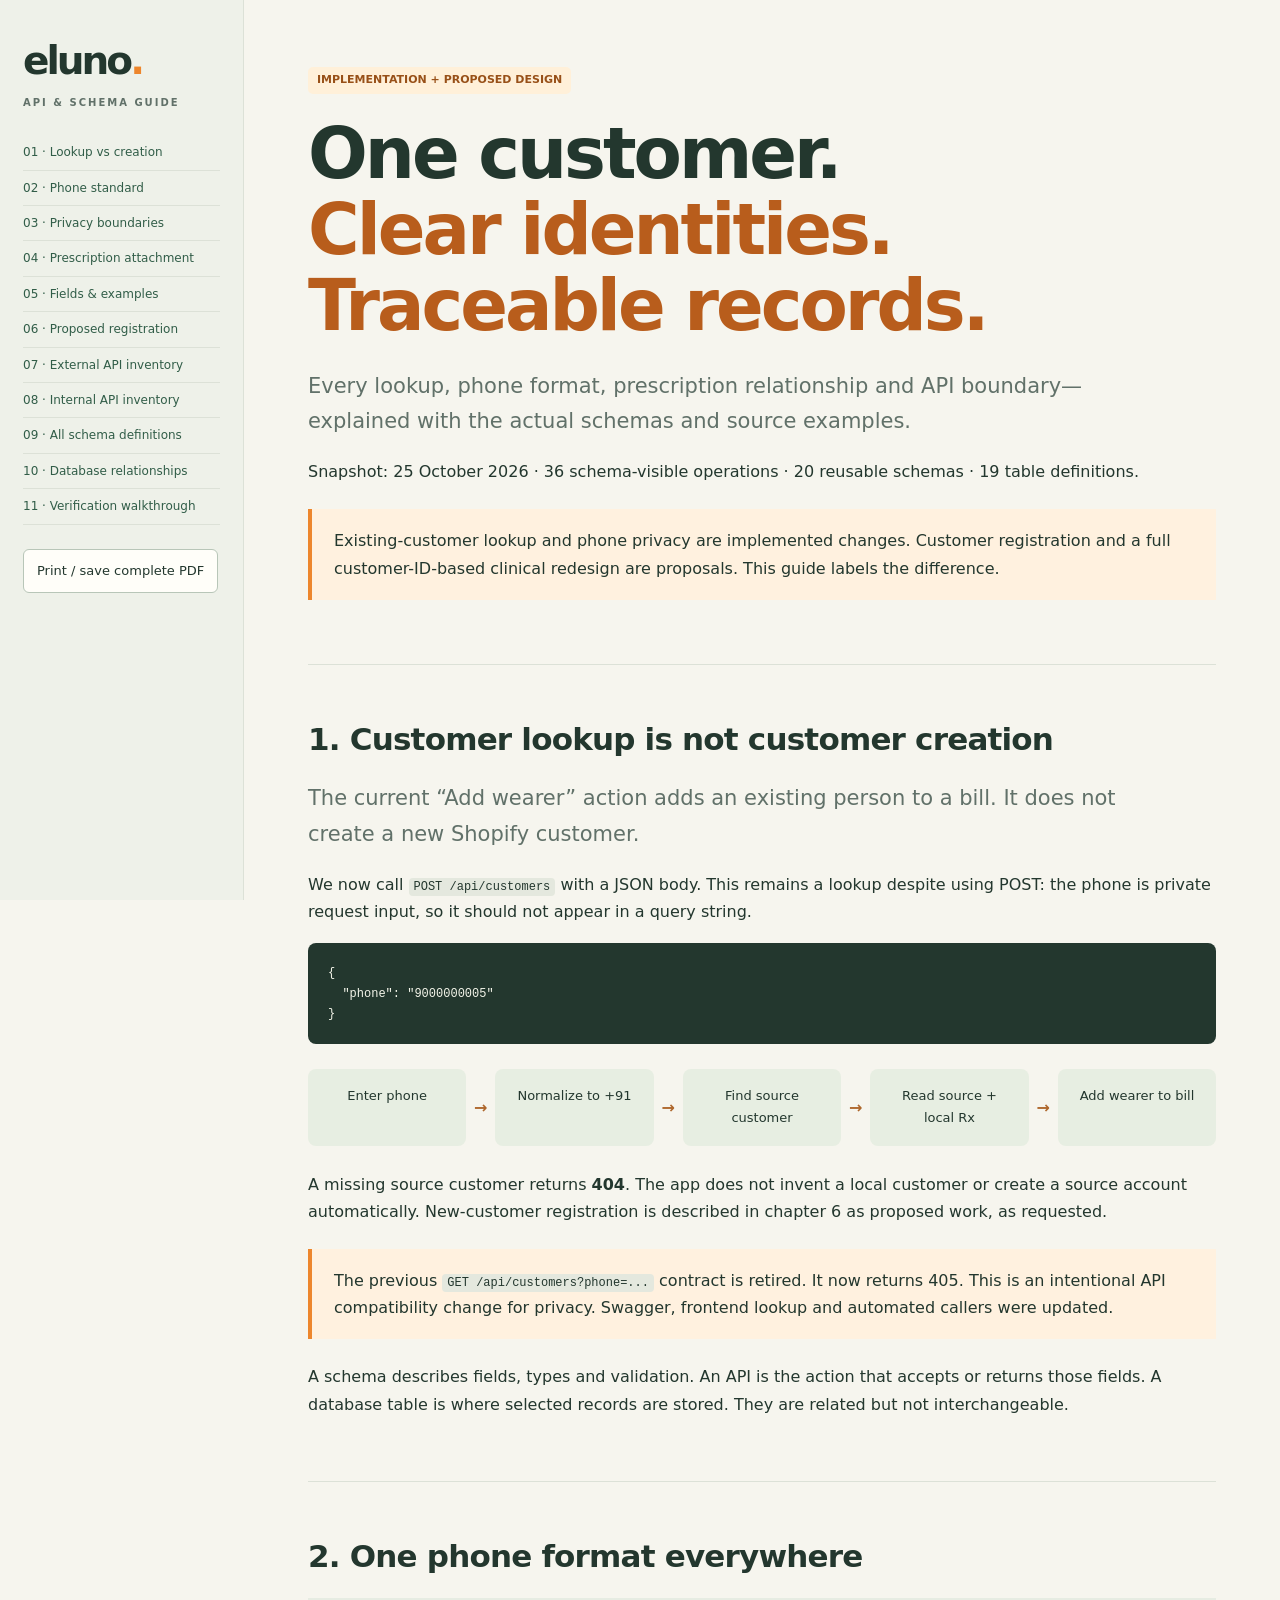
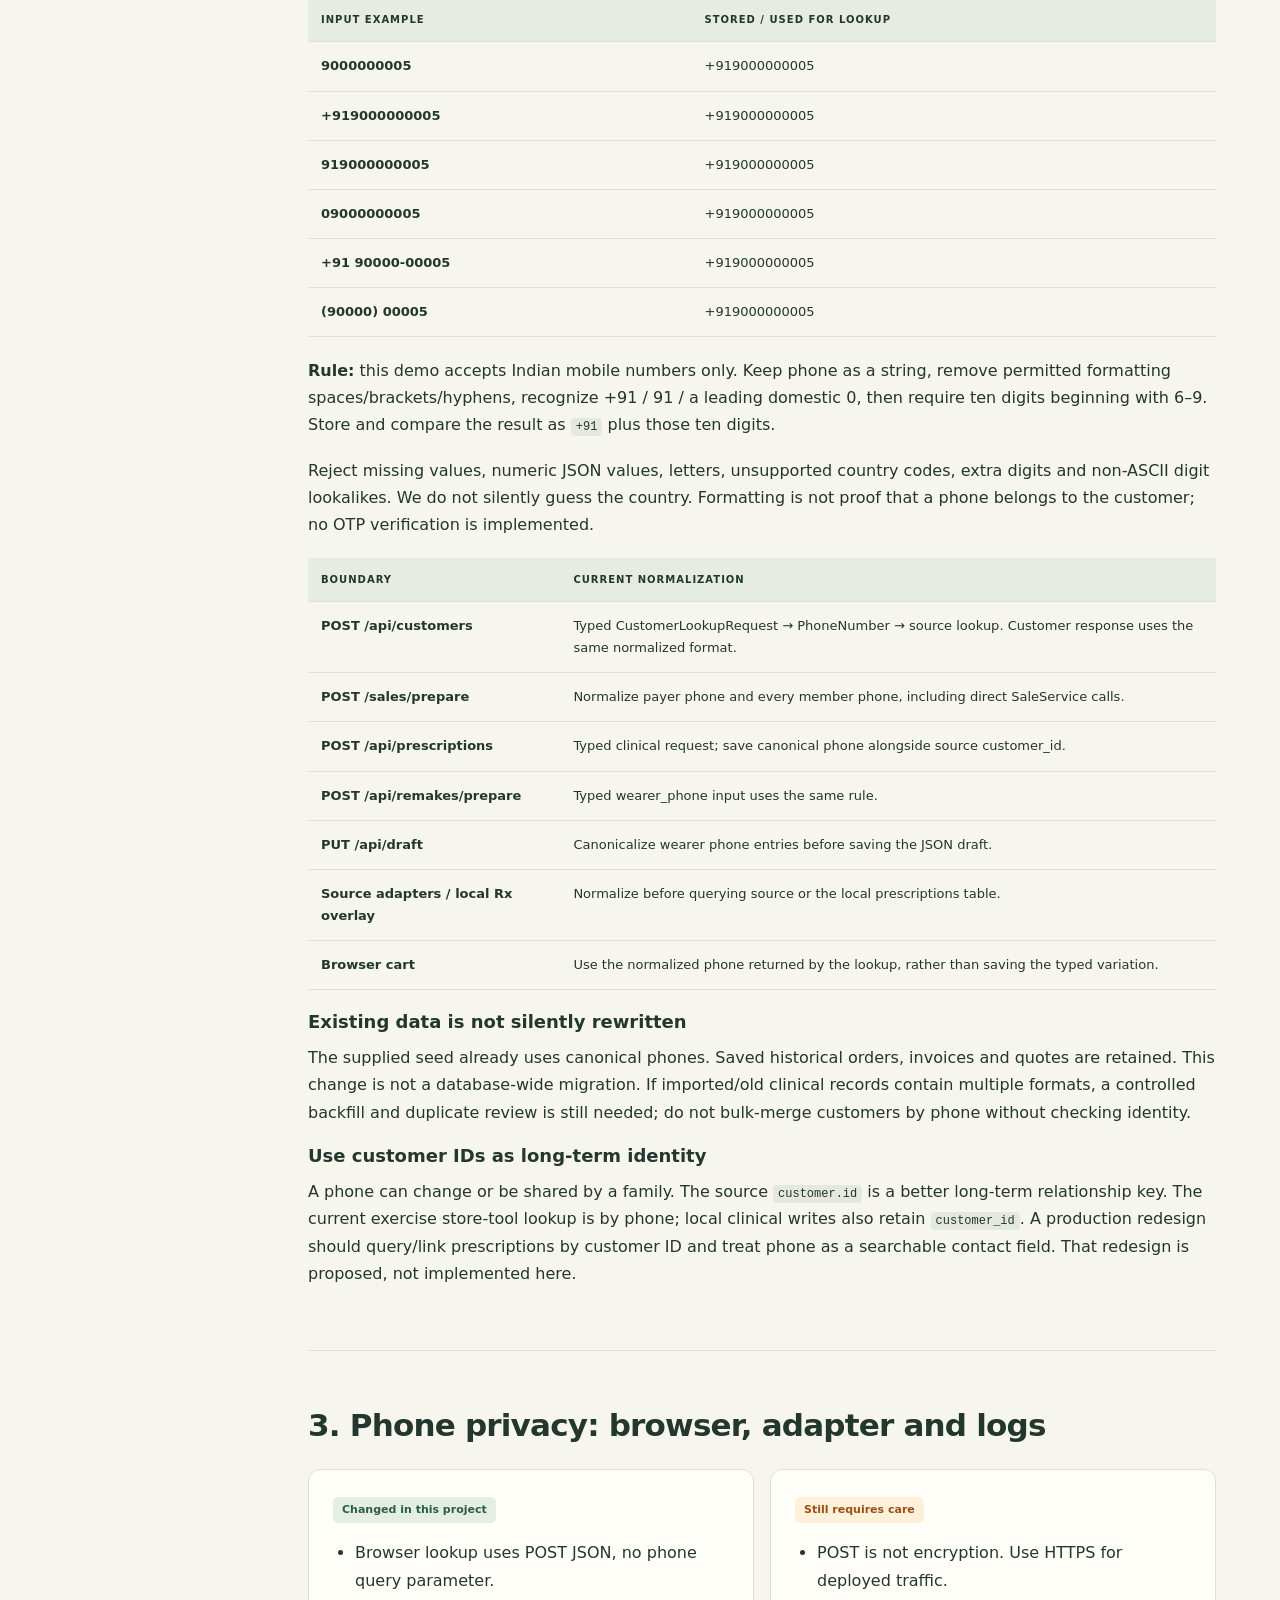
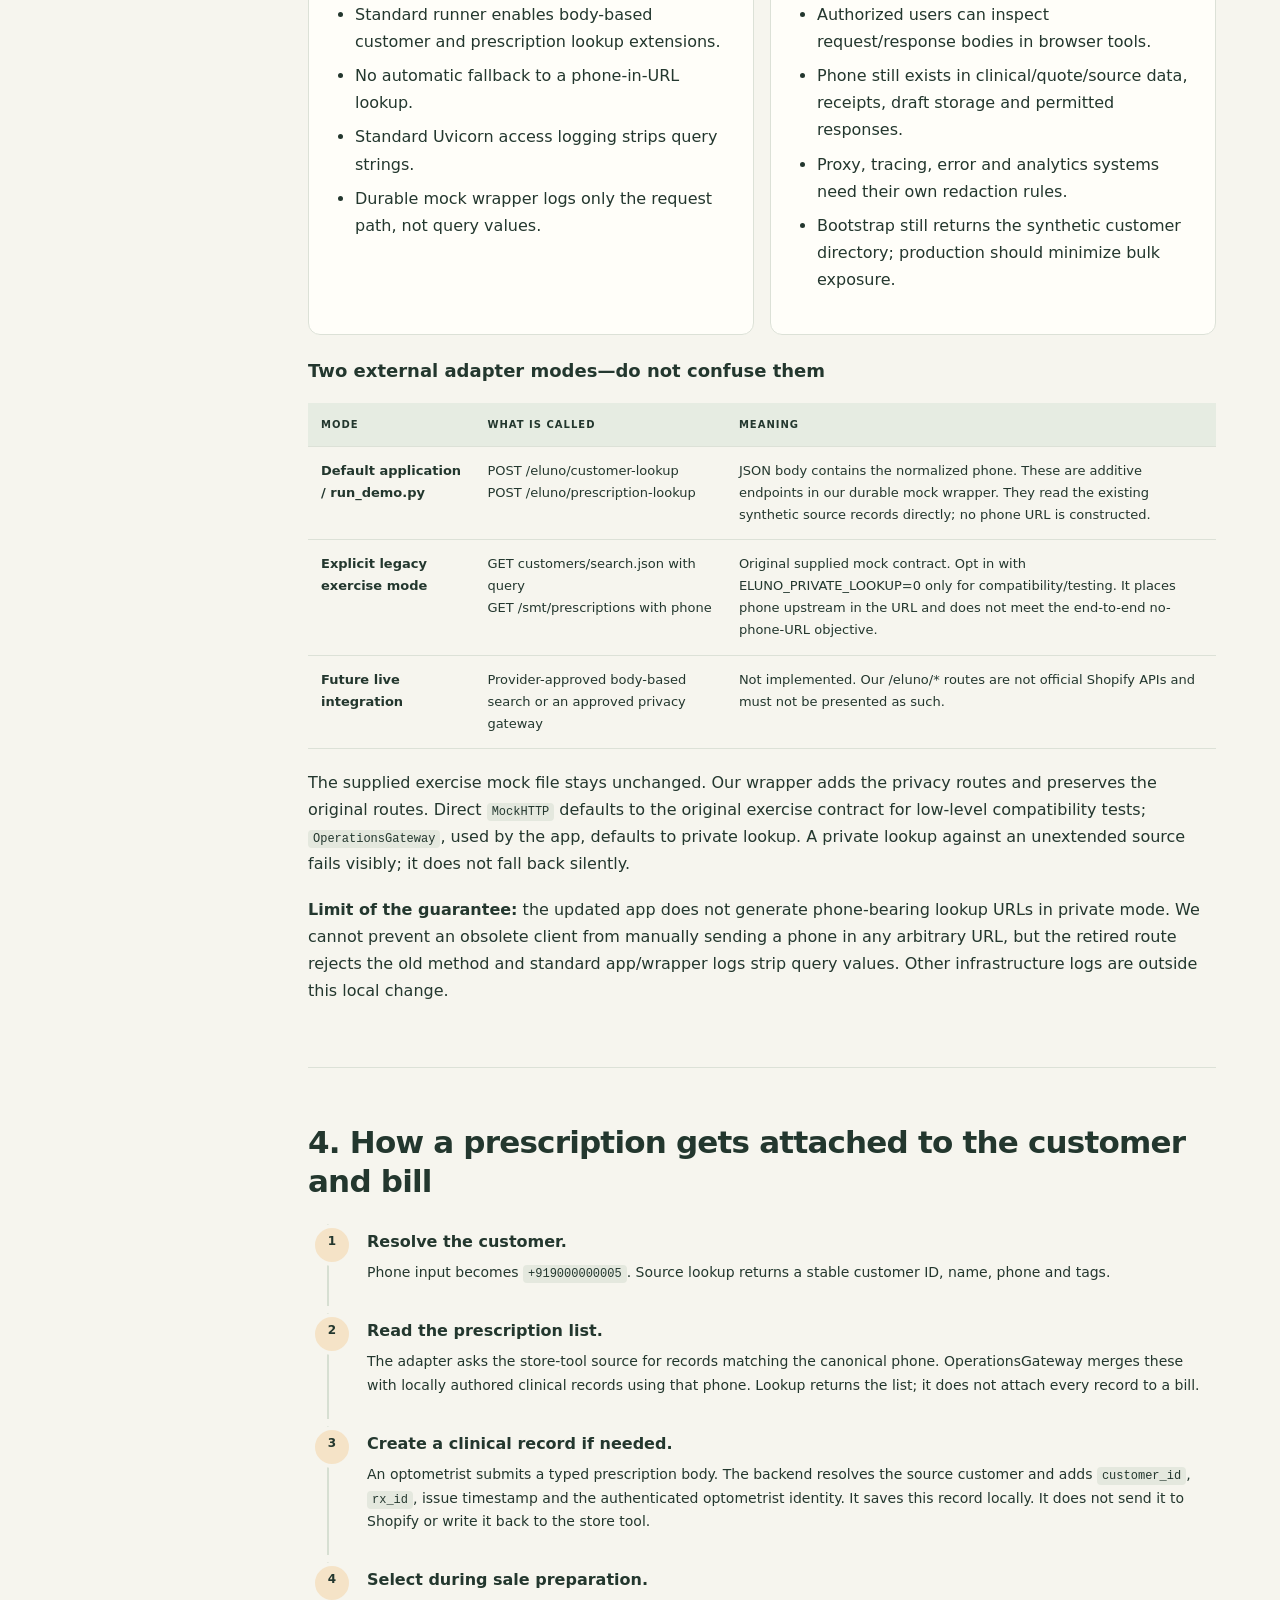
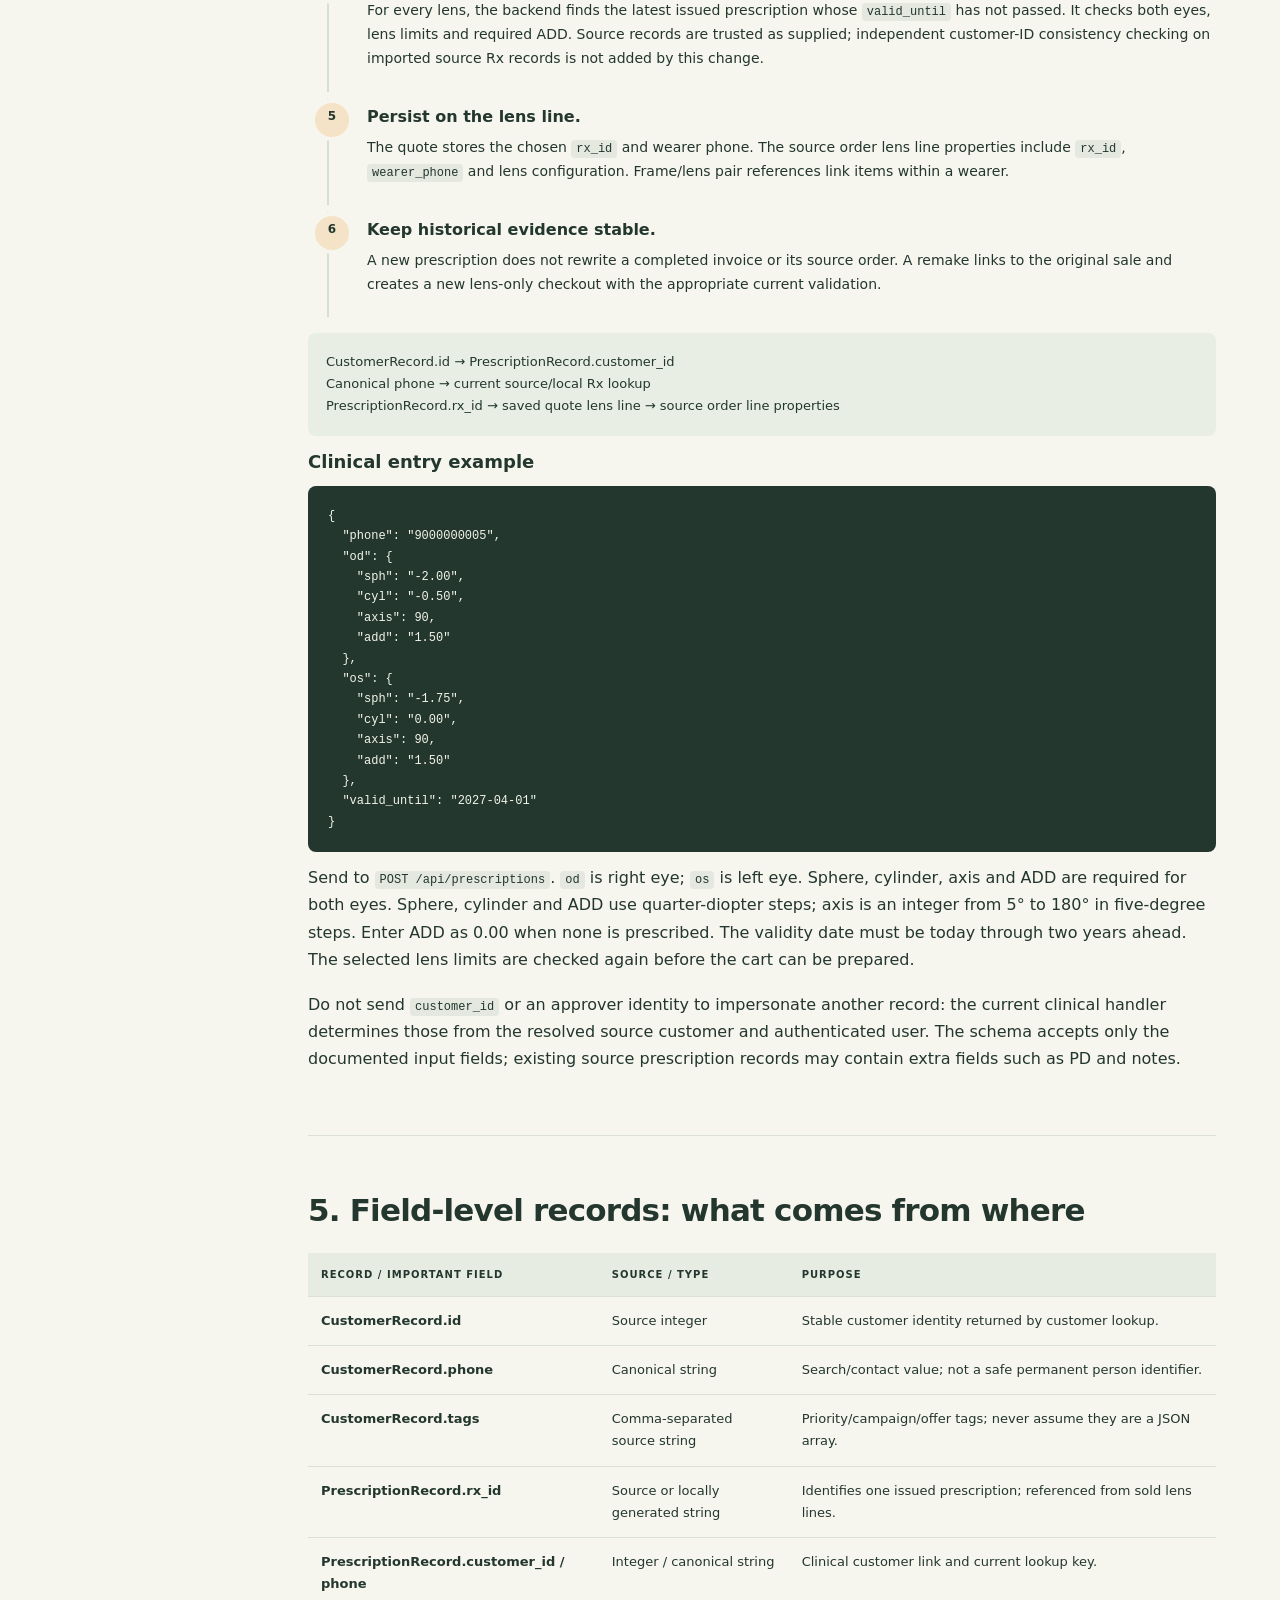
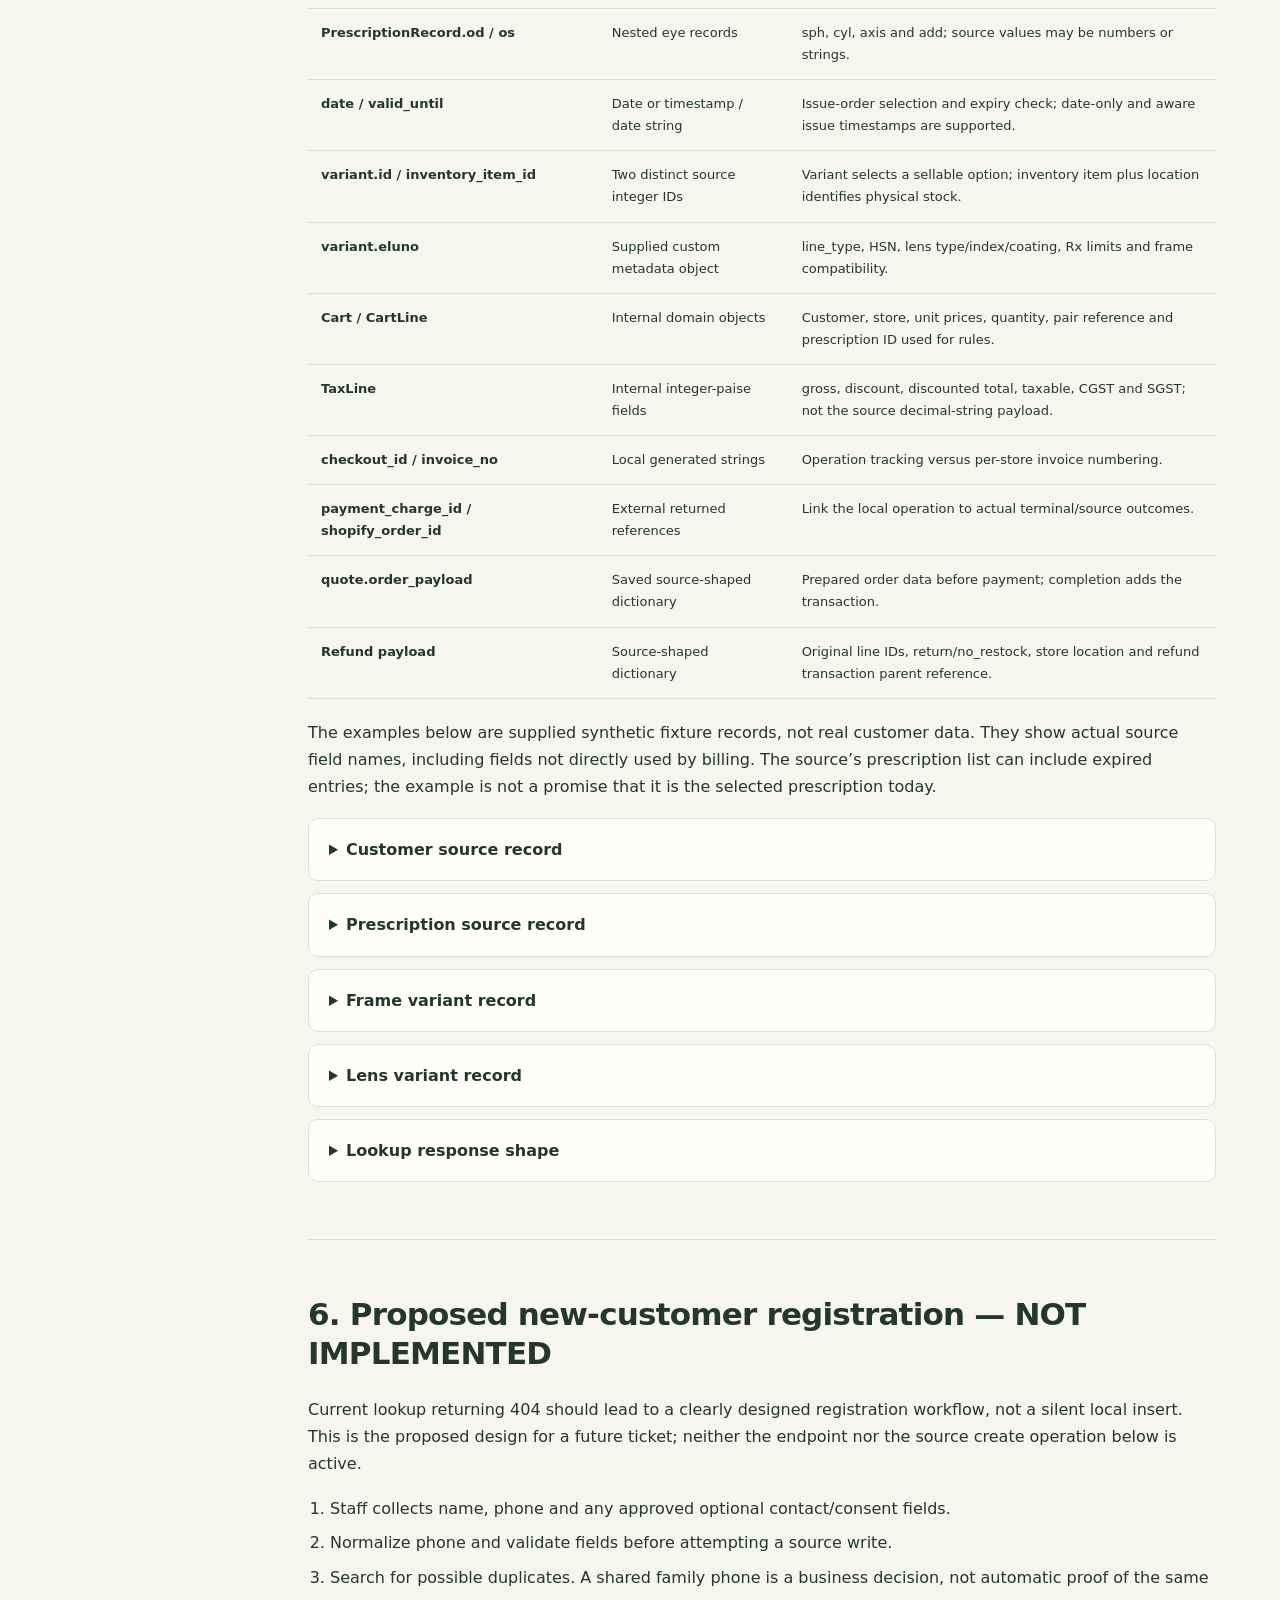
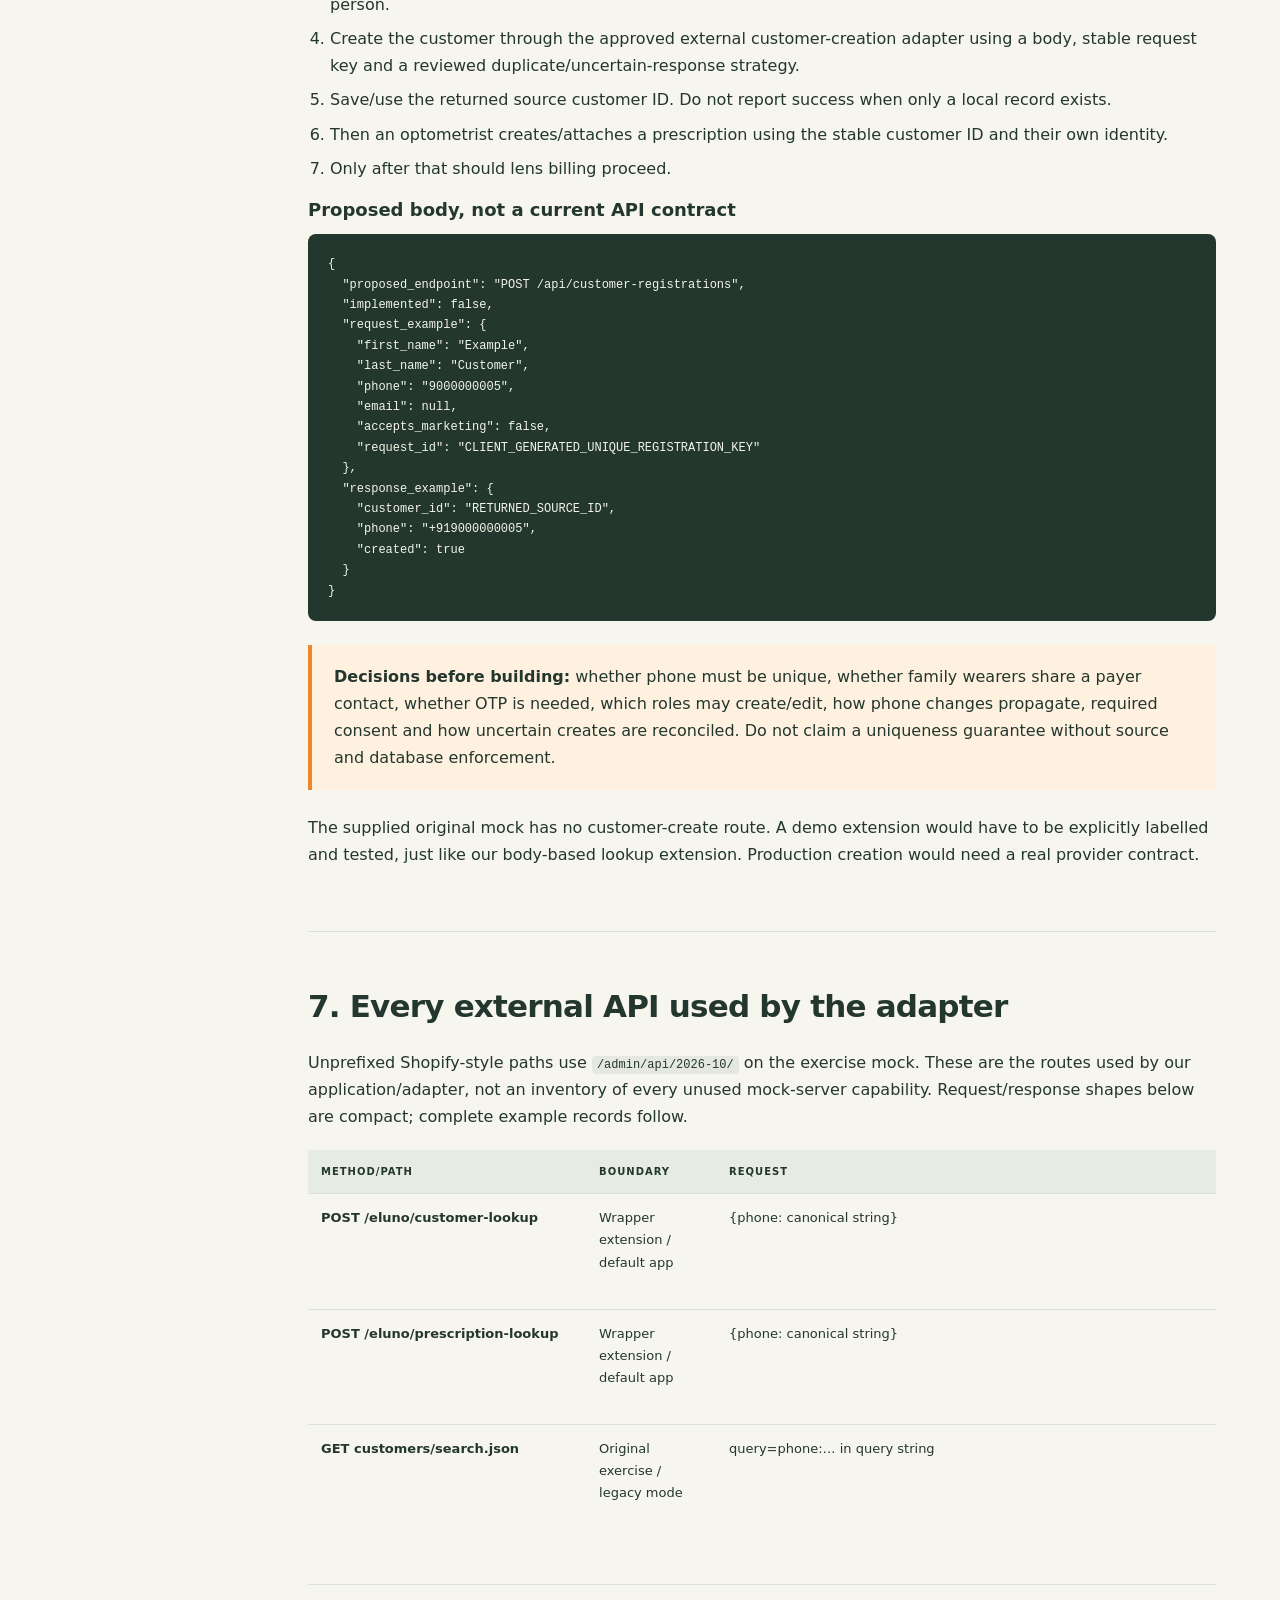
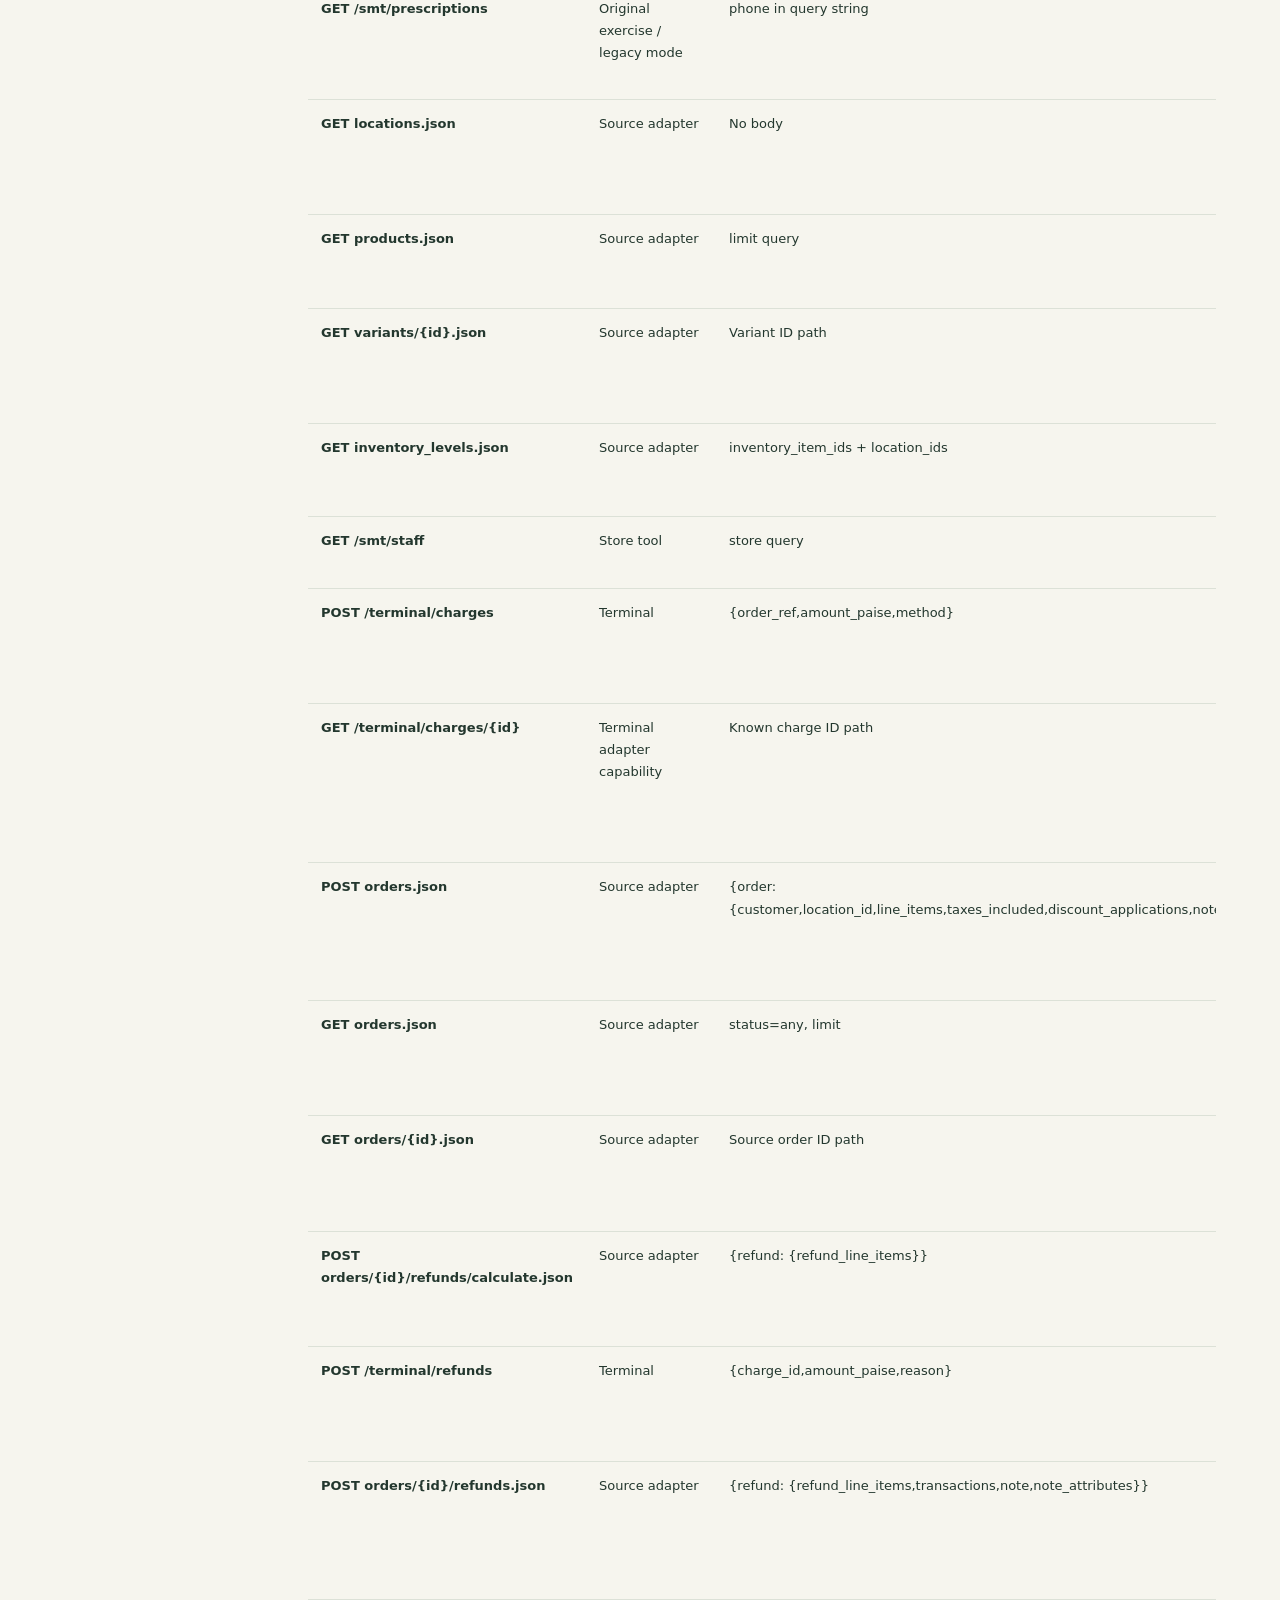
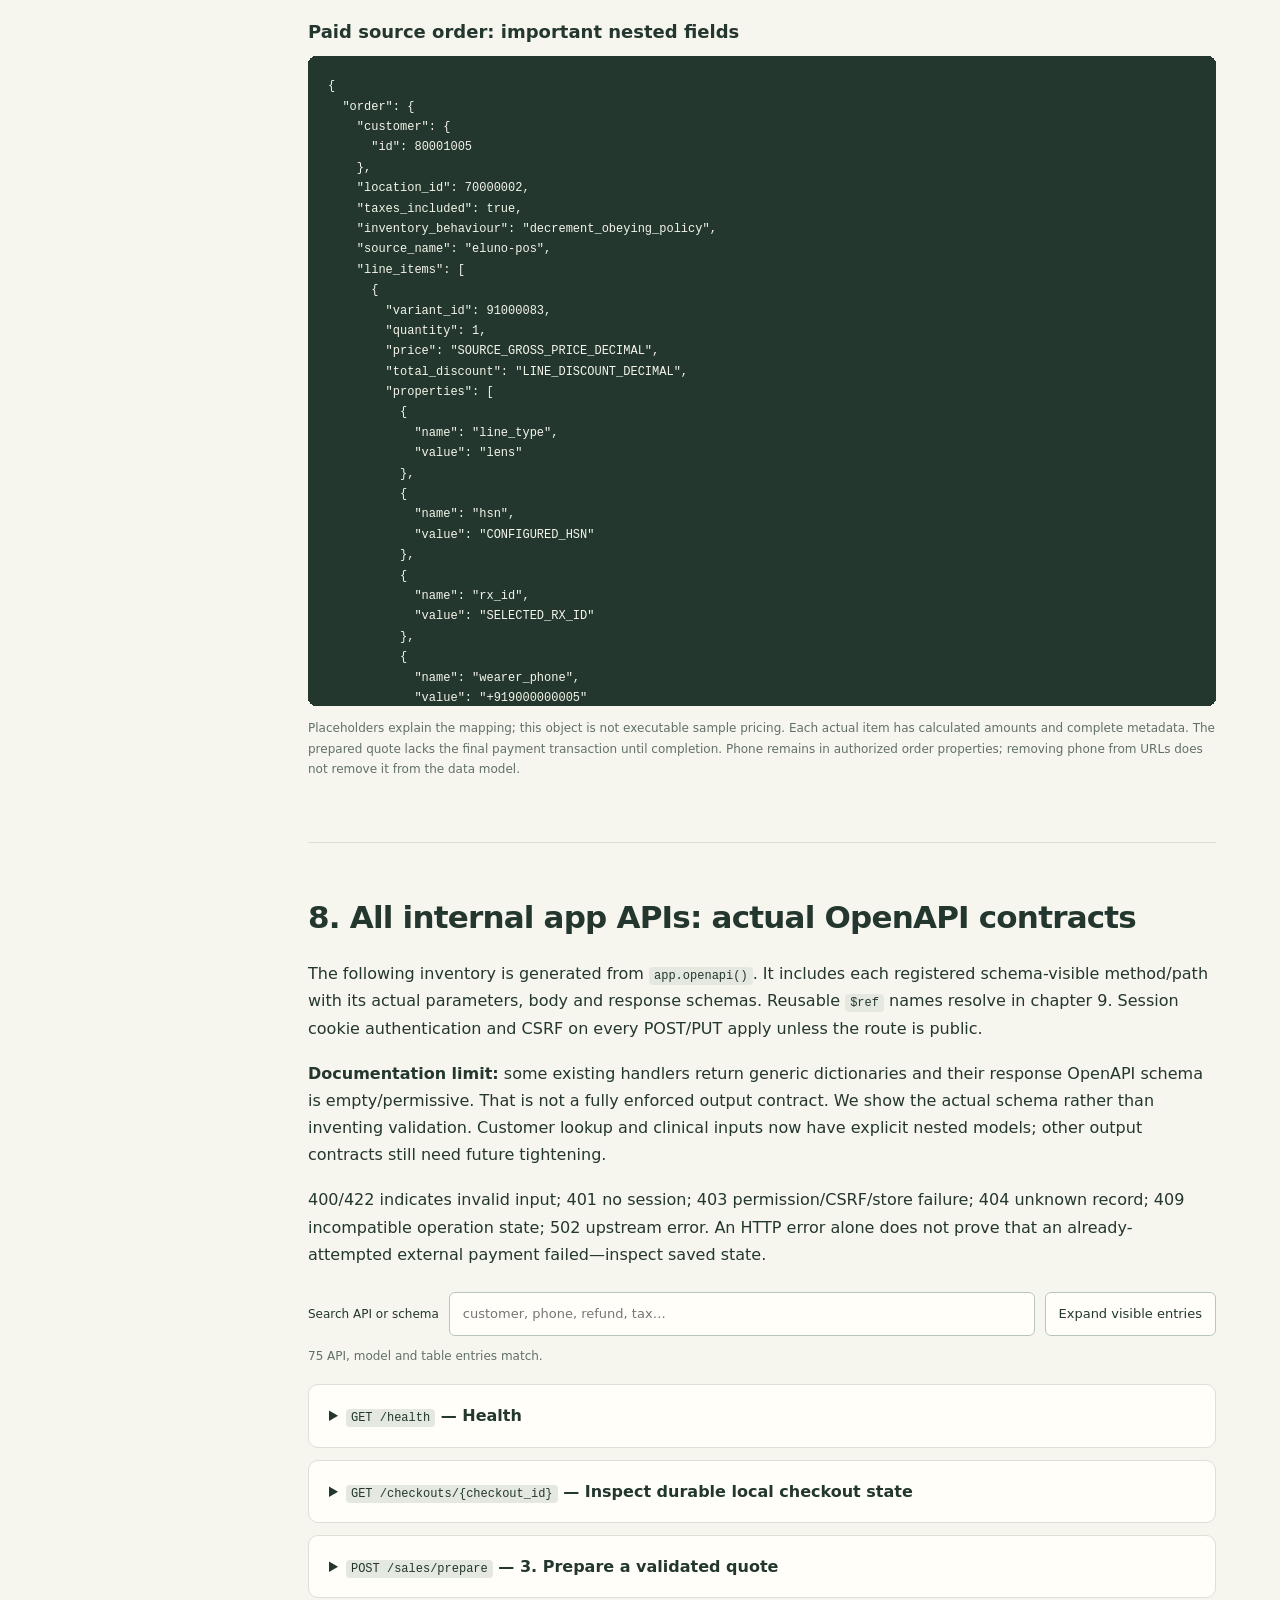
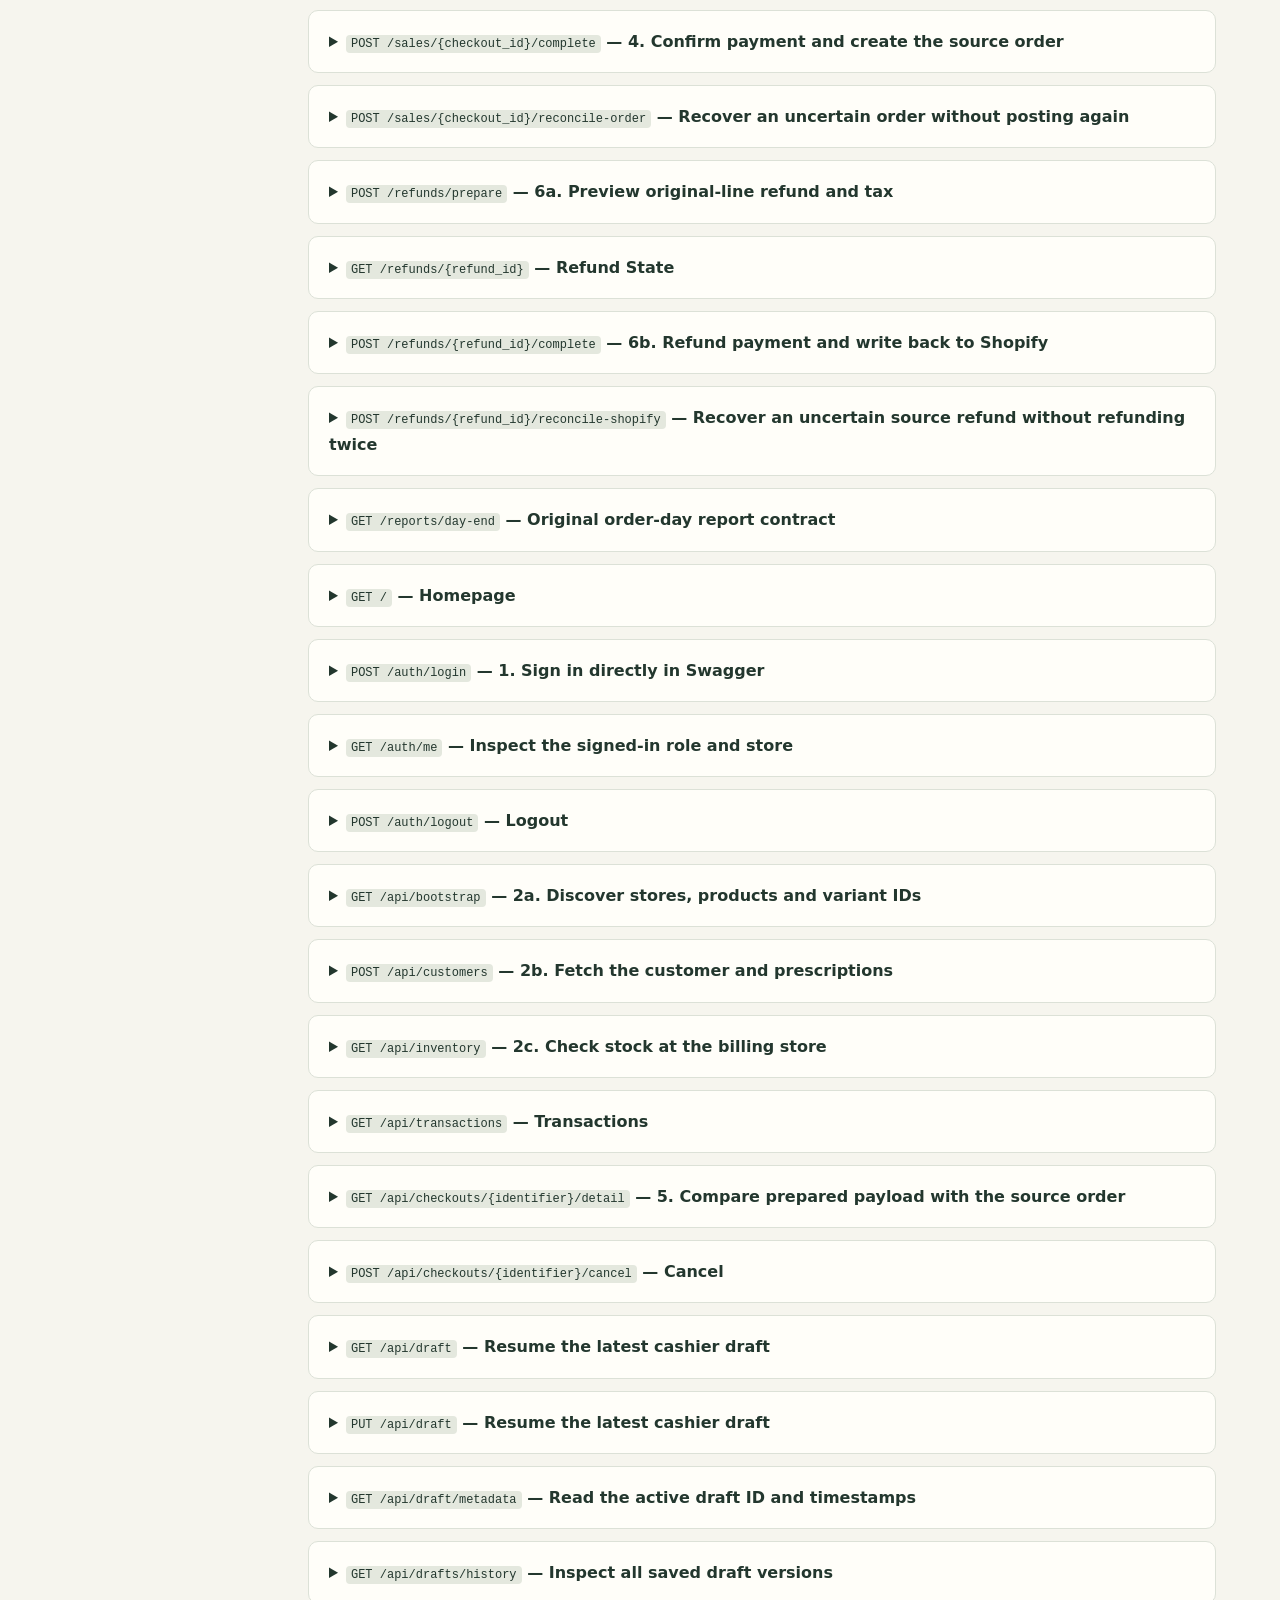
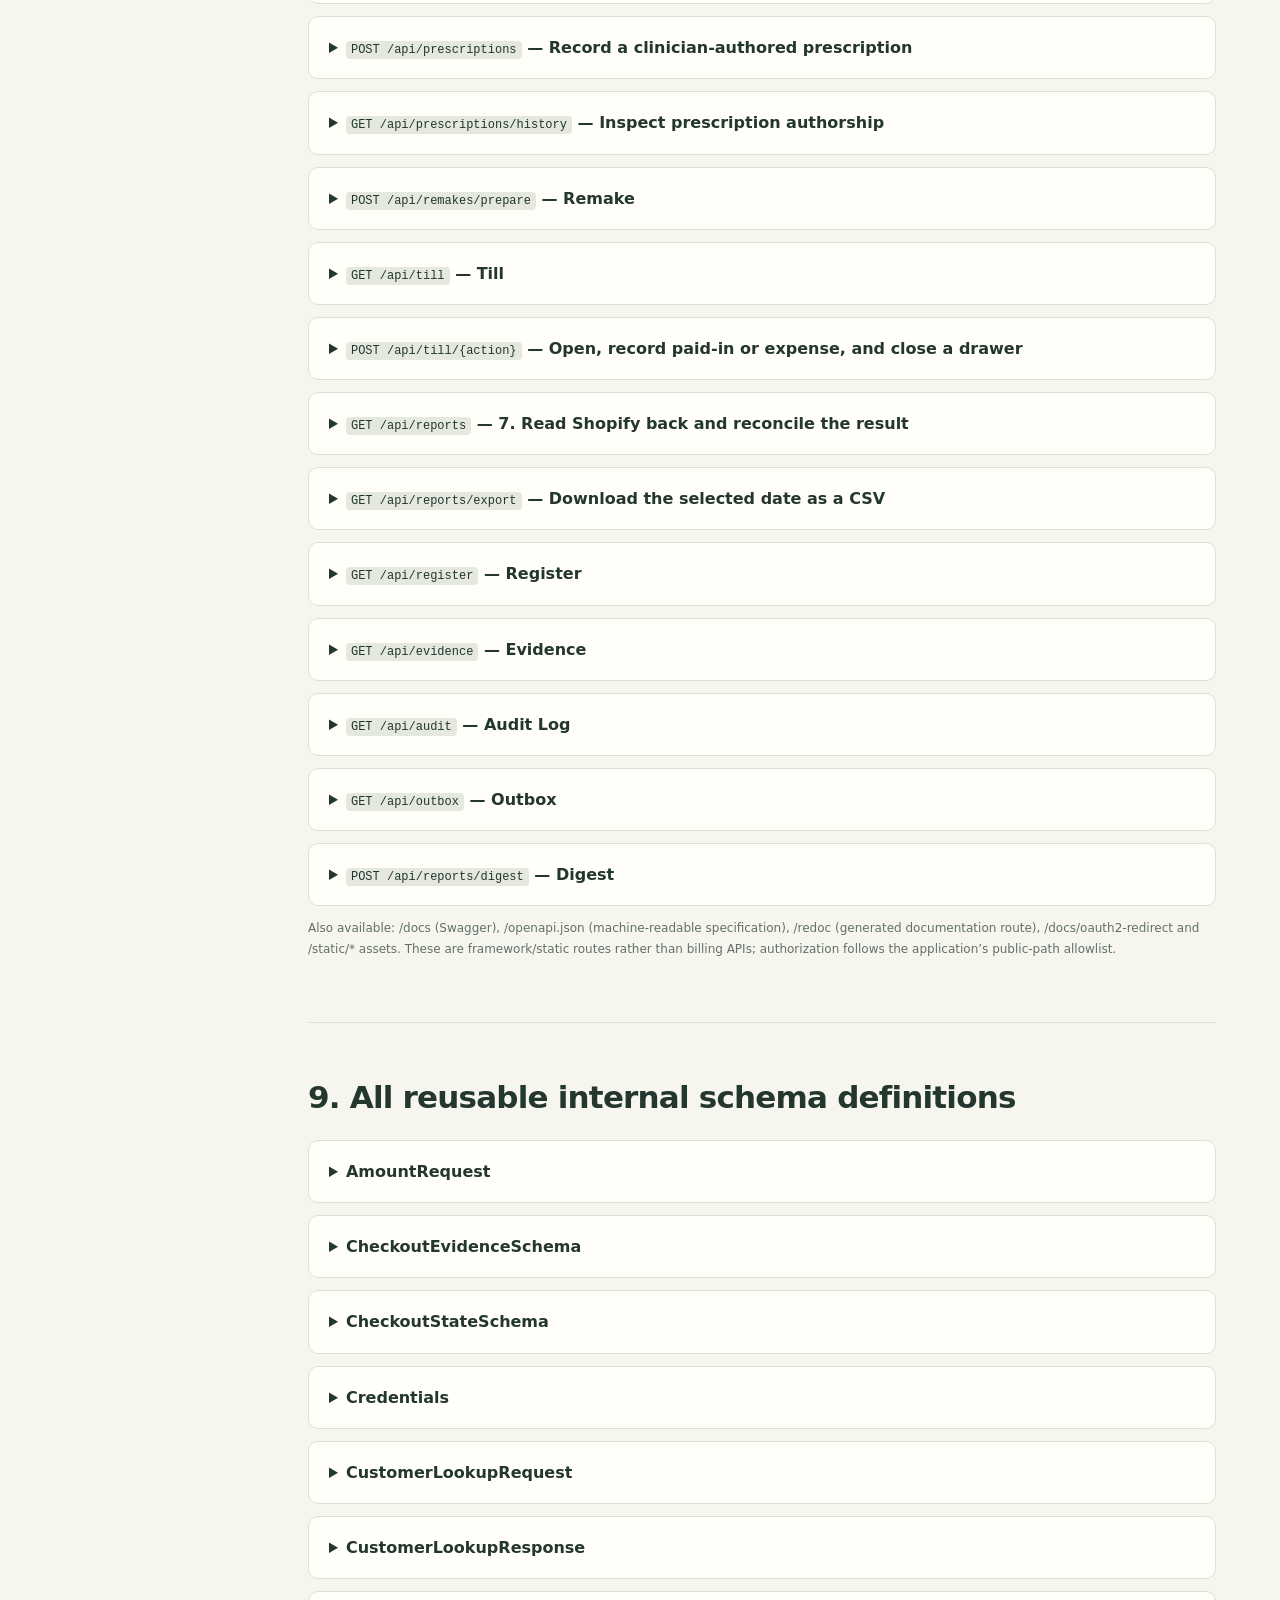
<file: app/static/api-schema-guide.html>
<!doctype html><html lang="en"><head><meta charset="utf-8"><meta name="viewport" content="width=device-width,initial-scale=1"><title>Eluno · API, schema and customer identity guide</title><style>
    :root{--ink:#23372e;--muted:#617169;--paper:#f6f5ee;--line:#dce1d7;--orange:#ed862c;--green:#315d48}*{box-sizing:border-box}html{scroll-behavior:smooth;scroll-padding-top:25px}body{margin:0;background:var(--paper);color:var(--ink);font:16px/1.7 system-ui,sans-serif}aside{position:fixed;inset:0 auto 0 0;width:244px;padding:28px 23px;background:#eef1e9;border-right:1px solid var(--line);overflow-y:auto}.brand{font-size:39px;letter-spacing:-3px;font-weight:800}.brand i{color:var(--orange);font-style:normal}.eyebrow{font-size:10px;font-weight:750;letter-spacing:2px;text-transform:uppercase;color:var(--muted)}nav{margin:24px 0}nav a{display:block;padding:7px 0;font-size:12px;text-decoration:none;color:var(--green);border-bottom:1px solid var(--line)}nav a:hover{color:#aa4e10}main{margin-left:244px;padding:64px clamp(24px,5vw,80px);max-width:1520px}header{border-bottom:1px solid var(--line);padding-bottom:40px}h1{font-size:clamp(38px,5.5vw,74px);letter-spacing:-3px;line-height:1.08;margin:22px 0 25px}h1 em{color:#b85d1c;font-style:normal}h2{font-size:31px;letter-spacing:-.8px;line-height:1.25;margin:10px 0 23px}h3{font-size:18px;line-height:1.35;margin:14px 0 10px}p{margin:10px 0 18px}section{padding:45px 0;border-bottom:1px solid var(--line)}.intro{font-size:21px;color:var(--muted);max-width:850px}.tag{display:inline-block;padding:4px 9px;background:#e5eee5;color:#2c5e41;border-radius:5px;font-size:11px;font-weight:700;white-space:nowrap}.amber{background:#fff0d9;color:#985018}.cards{display:grid;gap:16px;margin:24px 0}.three{grid-template-columns:repeat(3,minmax(0,1fr))}.two{grid-template-columns:repeat(2,minmax(0,1fr))}article,.talk-track{padding:24px;border:1px solid var(--line);background:#fffef9;border-radius:12px}article h3:first-child{margin-top:0}article p:last-child{margin-bottom:0}.muted,.evidence{font-size:12px;color:var(--muted)}.note{padding:18px 22px;border-left:4px solid var(--orange);background:#fff1df;margin:24px 0}.say{padding:25px 30px;background:var(--ink);color:#f7f6ed;border-radius:13px;margin:26px 0}.say span{font-size:10px;text-transform:uppercase;letter-spacing:2px;color:#c9d8ca}.say p{font-size:21px;line-height:1.6;margin:12px 0 0}.table-wrap{overflow:auto;margin:20px 0}table{border-collapse:collapse;width:100%;font-size:13px;text-align:left}th,td{padding:13px;border-bottom:1px solid var(--line);vertical-align:top}th{background:#e6ece2;font-size:10px;letter-spacing:1px;text-transform:uppercase}td:first-child{font-weight:600}td{min-width:130px}.chapter-number{color:#a1561d}ul,ol{padding-left:22px}li{margin:7px 0}.timeline{list-style:none;padding:0;counter-reset:step}.timeline li{position:relative;counter-increment:step;border-left:2px solid #d7dfd2;margin-left:19px;padding:4px 0 15px 38px}.timeline li:before{content:counter(step);position:absolute;left:-18px;top:0;background:#f5e3c7;border:4px solid var(--paper);width:34px;height:34px;border-radius:50%;text-align:center;line-height:26px;font-size:12px;font-weight:800}.timeline p{font-size:14px;margin:6px 0}.dependency{padding:18px;background:#e8eee3;border-radius:8px;font-size:13px}.tools{display:flex;align-items:center;gap:10px;flex-wrap:wrap;margin:24px 0 6px}.tools label{font-size:12px}.tools input{flex:1;min-width:180px}input,select,button{font:inherit;font-size:13px;padding:10px 13px;border:1px solid #b8c6b8;background:#fffef9;color:var(--ink);border-radius:6px}button{cursor:pointer}button:hover{background:#e7eee3}details{border:1px solid var(--line);border-radius:10px;background:#fffef9;padding:17px 20px;margin:12px 0}summary{cursor:pointer;font-weight:600}details[open] summary{margin-bottom:15px}.ticket summary{display:flex;align-items:center;gap:14px;list-style:none}.ticket summary:before{content:'+';color:#a45c20;font-size:21px}.ticket[open] summary:before{content:'−'}.ticket summary strong{flex:1}.ticket-id{font-size:11px;color:var(--muted)}.ticket-meta{font-size:12px;color:var(--muted);margin:12px 0}.ticket p{font-size:14px}.ticket .evidence{font-size:12px;overflow-wrap:anywhere}.diagram{background:#fffef9;border:1px solid var(--line);border-radius:13px;padding:20px}svg{width:100%;height:auto}.big{font-size:43px;letter-spacing:-1.5px;line-height:1.2;font-weight:750;margin:15px 0}.flow{display:flex;align-items:stretch;gap:8px;margin:25px 0;flex-wrap:wrap}.flow span{flex:1;background:#e7eee2;border-radius:8px;padding:16px;text-align:center;font-size:13px;min-width:90px}.flow b{align-self:center;color:#ae672c}.state-path{background:#e6ede3;padding:25px;border-radius:9px;line-height:2.2}code{font:12px/1.6 ui-monospace,monospace;background:#e4e8de;padding:2px 5px;border-radius:4px;overflow-wrap:anywhere}figure{margin:25px 0}figure img{width:100%;height:auto;border:1px solid var(--line);border-radius:10px}figcaption{font-size:11px;color:var(--muted);margin-top:8px}.cover-meta{display:flex;gap:10px;flex-wrap:wrap;margin:22px 0}.cover-meta span{font-size:11px;background:#e8ece2;padding:7px 10px;border-radius:5px}.print-button{width:100%}footer{padding:28px 0;color:var(--muted);font-size:12px}a{color:var(--green)}[hidden]{display:none!important}:focus-visible{outline:3px solid var(--orange);outline-offset:4px}
    @media(max-width:1050px){aside{position:static;width:auto;padding:18px 25px}nav{display:flex;gap:18px;overflow:auto;margin:12px 0 0}nav a{white-space:nowrap;border:0}aside .print-button,aside>.muted{display:none}main{margin:0;padding:35px 25px}.three{grid-template-columns:repeat(2,minmax(0,1fr))}}
    @media(max-width:600px){main{padding:30px 18px}h1{font-size:43px;letter-spacing:-2px}h2{font-size:27px}.three,.two{grid-template-columns:1fr}.ticket summary{flex-wrap:wrap}.ticket summary strong{flex-basis:65%}.ticket summary .tag{margin-left:29px}.diagram{padding:4px}.tools{align-items:stretch}.say p{font-size:18px}th,td{padding:10px}.flow b{display:none}}
    @media print{aside,.tools,#ticket-count{display:none}main{margin:0;padding:0;max-width:none}body{background:white;font-size:10pt}h1{font-size:38pt}h2{font-size:22pt}.intro{font-size:13pt}section{padding:24px 0}.cards{gap:10px}article{padding:15px}table{font-size:9pt}th,td{padding:8px}.table-wrap{overflow:visible}tr,article,details,.say{break-inside:avoid}.say{background:#e9eee4;color:#23372e}.say span{color:#617169}.say p{font-size:13pt}.diagram{break-inside:avoid}figure img{max-height:230mm;object-fit:contain}figure{break-inside:avoid}.chapter-number{color:#617169}details{display:block}.ticket summary{font-size:11pt}.ticket p{font-size:10pt}a{color:inherit}}
    pre{padding:20px;background:#23372e;color:#f4f5ea;border-radius:8px;white-space:pre-wrap;overflow-wrap:anywhere;font-size:12px;line-height:1.7;max-height:650px;overflow:auto}pre code{background:none;color:inherit;padding:0}.field{font-family:monospace;font-size:12px}summary{overflow-wrap:anywhere}.data-search[hidden]{display:none!important}@media print{pre{max-height:none;overflow:visible;background:#edf1e8;color:#23372e}pre code{color:inherit}.search-panel{display:none}}</style></head><body><aside><div class="brand">eluno<i>.</i></div><div class="eyebrow">API & schema guide</div><nav><a href="#start">01 · Lookup vs creation</a><a href="#phone">02 · Phone standard</a><a href="#privacy">03 · Privacy boundaries</a><a href="#linkage">04 · Prescription attachment</a><a href="#records">05 · Fields & examples</a><a href="#creation">06 · Proposed registration</a><a href="#external">07 · External API inventory</a><a href="#internal">08 · Internal API inventory</a><a href="#models">09 · All schema definitions</a><a href="#database">10 · Database relationships</a><a href="#verification">11 · Verification walkthrough</a></nav><button id="print">Print / save complete PDF</button></aside><main><header><span class="tag amber">IMPLEMENTATION + PROPOSED DESIGN</span><h1>One customer.<br><em>Clear identities.<br>Traceable records.</em></h1><p class="intro">Every lookup, phone format, prescription relationship and API boundary—explained with the actual schemas and source examples.</p><p>Snapshot: 25 October 2026 · 36 schema-visible operations · 20 reusable schemas · 19 table definitions.</p><div class="note">Existing-customer lookup and phone privacy are implemented changes. Customer registration and a full customer-ID-based clinical redesign are proposals. This guide labels the difference.</div></header><section id="start"><h2>1. Customer lookup is not customer creation</h2>
    <p class="intro">The current “Add wearer” action adds an existing person to a bill. It does not create a new Shopify customer.</p>
    <p>We now call <code>POST /api/customers</code> with a JSON body. This remains a lookup despite using POST: the phone is private request input, so it should not appear in a query string.</p>
    <pre><code>{
  &quot;phone&quot;: &quot;9000000005&quot;
}</code></pre>
    <div class="flow"><span>Enter phone</span><b>→</b><span>Normalize to +91</span><b>→</b><span>Find source customer</span><b>→</b><span>Read source + local Rx</span><b>→</b><span>Add wearer to bill</span></div>
    <p>A missing source customer returns <strong>404</strong>. The app does not invent a local customer or create a source account automatically. New-customer registration is described in chapter 6 as proposed work, as requested.</p>
    <div class="note">The previous <code>GET /api/customers?phone=...</code> contract is retired. It now returns 405. This is an intentional API compatibility change for privacy. Swagger, frontend lookup and automated callers were updated.</div>
    <p>A schema describes fields, types and validation. An API is the action that accepts or returns those fields. A database table is where selected records are stored. They are related but not interchangeable.</p>
    </section><section id="phone"><h2>2. One phone format everywhere</h2><div class="table-wrap"><table><thead><tr><th>Input example</th><th>Stored / used for lookup</th></tr></thead><tbody><tr><td>9000000005</td><td>+919000000005</td></tr><tr><td>+919000000005</td><td>+919000000005</td></tr><tr><td>919000000005</td><td>+919000000005</td></tr><tr><td>09000000005</td><td>+919000000005</td></tr><tr><td>+91 90000-00005</td><td>+919000000005</td></tr><tr><td>(90000) 00005</td><td>+919000000005</td></tr></tbody></table></div>
    <p><strong>Rule:</strong> this demo accepts Indian mobile numbers only. Keep phone as a string, remove permitted formatting spaces/brackets/hyphens, recognize +91 / 91 / a leading domestic 0, then require ten digits beginning with 6–9. Store and compare the result as <code>+91</code> plus those ten digits.</p>
    <p>Reject missing values, numeric JSON values, letters, unsupported country codes, extra digits and non-ASCII digit lookalikes. We do not silently guess the country. Formatting is not proof that a phone belongs to the customer; no OTP verification is implemented.</p>
    <div class="table-wrap"><table><thead><tr><th>Boundary</th><th>Current normalization</th></tr></thead><tbody><tr><td>POST /api/customers</td><td>Typed CustomerLookupRequest → PhoneNumber → source lookup. Customer response uses the same normalized format.</td></tr><tr><td>POST /sales/prepare</td><td>Normalize payer phone and every member phone, including direct SaleService calls.</td></tr><tr><td>POST /api/prescriptions</td><td>Typed clinical request; save canonical phone alongside source customer_id.</td></tr><tr><td>POST /api/remakes/prepare</td><td>Typed wearer_phone input uses the same rule.</td></tr><tr><td>PUT /api/draft</td><td>Canonicalize wearer phone entries before saving the JSON draft.</td></tr><tr><td>Source adapters / local Rx overlay</td><td>Normalize before querying source or the local prescriptions table.</td></tr><tr><td>Browser cart</td><td>Use the normalized phone returned by the lookup, rather than saving the typed variation.</td></tr></tbody></table></div>
    <h3>Existing data is not silently rewritten</h3><p>The supplied seed already uses canonical phones. Saved historical orders, invoices and quotes are retained. This change is not a database-wide migration. If imported/old clinical records contain multiple formats, a controlled backfill and duplicate review is still needed; do not bulk-merge customers by phone without checking identity.</p>
    <h3>Use customer IDs as long-term identity</h3><p>A phone can change or be shared by a family. The source <code>customer.id</code> is a better long-term relationship key. The current exercise store-tool lookup is by phone; local clinical writes also retain <code>customer_id</code>. A production redesign should query/link prescriptions by customer ID and treat phone as a searchable contact field. That redesign is proposed, not implemented here.</p>
    </section><section id="privacy"><h2>3. Phone privacy: browser, adapter and logs</h2>
    <div class="cards two"><article><span class="tag">Changed in this project</span><ul><li>Browser lookup uses POST JSON, no phone query parameter.</li><li>Standard runner enables body-based customer and prescription lookup extensions.</li><li>No automatic fallback to a phone-in-URL lookup.</li><li>Standard Uvicorn access logging strips query strings.</li><li>Durable mock wrapper logs only the request path, not query values.</li></ul></article><article><span class="tag amber">Still requires care</span><ul><li>POST is not encryption. Use HTTPS for deployed traffic.</li><li>Authorized users can inspect request/response bodies in browser tools.</li><li>Phone still exists in clinical/quote/source data, receipts, draft storage and permitted responses.</li><li>Proxy, tracing, error and analytics systems need their own redaction rules.</li><li>Bootstrap still returns the synthetic customer directory; production should minimize bulk exposure.</li></ul></article></div>
    <h3>Two external adapter modes—do not confuse them</h3>
    <div class="table-wrap"><table><thead><tr><th>Mode</th><th>What is called</th><th>Meaning</th></tr></thead><tbody><tr><td>Default application / run_demo.py</td><td>POST /eluno/customer-lookup<br>POST /eluno/prescription-lookup</td><td>JSON body contains the normalized phone. These are additive endpoints in our durable mock wrapper. They read the existing synthetic source records directly; no phone URL is constructed.</td></tr><tr><td>Explicit legacy exercise mode</td><td>GET customers/search.json with query<br>GET /smt/prescriptions with phone</td><td>Original supplied mock contract. Opt in with ELUNO_PRIVATE_LOOKUP=0 only for compatibility/testing. It places phone upstream in the URL and does not meet the end-to-end no-phone-URL objective.</td></tr><tr><td>Future live integration</td><td>Provider-approved body-based search or an approved privacy gateway</td><td>Not implemented. Our /eluno/* routes are not official Shopify APIs and must not be presented as such.</td></tr></tbody></table></div>
    <p>The supplied exercise mock file stays unchanged. Our wrapper adds the privacy routes and preserves the original routes. Direct <code>MockHTTP</code> defaults to the original exercise contract for low-level compatibility tests; <code>OperationsGateway</code>, used by the app, defaults to private lookup. A private lookup against an unextended source fails visibly; it does not fall back silently.</p>
    <p><strong>Limit of the guarantee:</strong> the updated app does not generate phone-bearing lookup URLs in private mode. We cannot prevent an obsolete client from manually sending a phone in any arbitrary URL, but the retired route rejects the old method and standard app/wrapper logs strip query values. Other infrastructure logs are outside this local change.</p>
    </section><section id="linkage"><h2>4. How a prescription gets attached to the customer and bill</h2>
    <ol class="timeline"><li><strong>Resolve the customer.</strong><p>Phone input becomes <code>+919000000005</code>. Source lookup returns a stable customer ID, name, phone and tags.</p></li><li><strong>Read the prescription list.</strong><p>The adapter asks the store-tool source for records matching the canonical phone. OperationsGateway merges these with locally authored clinical records using that phone. Lookup returns the list; it does not attach every record to a bill.</p></li><li><strong>Create a clinical record if needed.</strong><p>An optometrist submits a typed prescription body. The backend resolves the source customer and adds <code>customer_id</code>, <code>rx_id</code>, issue timestamp and the authenticated optometrist identity. It saves this record locally. It does not send it to Shopify or write it back to the store tool.</p></li><li><strong>Select during sale preparation.</strong><p>For every lens, the backend finds the latest issued prescription whose <code>valid_until</code> has not passed. It checks both eyes, lens limits and required ADD. Source records are trusted as supplied; independent customer-ID consistency checking on imported source Rx records is not added by this change.</p></li><li><strong>Persist on the lens line.</strong><p>The quote stores the chosen <code>rx_id</code> and wearer phone. The source order lens line properties include <code>rx_id</code>, <code>wearer_phone</code> and lens configuration. Frame/lens pair references link items within a wearer.</p></li><li><strong>Keep historical evidence stable.</strong><p>A new prescription does not rewrite a completed invoice or its source order. A remake links to the original sale and creates a new lens-only checkout with the appropriate current validation.</p></li></ol>
    <div class="dependency">CustomerRecord.id → PrescriptionRecord.customer_id<br>Canonical phone → current source/local Rx lookup<br>PrescriptionRecord.rx_id → saved quote lens line → source order line properties</div>
    <h3>Clinical entry example</h3>
    <pre><code>{
  &quot;phone&quot;: &quot;9000000005&quot;,
  &quot;od&quot;: {
    &quot;sph&quot;: &quot;-2.00&quot;,
    &quot;cyl&quot;: &quot;-0.50&quot;,
    &quot;axis&quot;: 90,
    &quot;add&quot;: &quot;1.50&quot;
  },
  &quot;os&quot;: {
    &quot;sph&quot;: &quot;-1.75&quot;,
    &quot;cyl&quot;: &quot;0.00&quot;,
    &quot;axis&quot;: 90,
    &quot;add&quot;: &quot;1.50&quot;
  },
  &quot;valid_until&quot;: &quot;2027-04-01&quot;
}</code></pre>
    <p>Send to <code>POST /api/prescriptions</code>. <code>od</code> is right eye; <code>os</code> is left eye. Sphere, cylinder, axis and ADD are required for both eyes. Sphere, cylinder and ADD use quarter-diopter steps; axis is an integer from 5° to 180° in five-degree steps. Enter ADD as 0.00 when none is prescribed. The validity date must be today through two years ahead. The selected lens limits are checked again before the cart can be prepared.</p>
    <p>Do not send <code>customer_id</code> or an approver identity to impersonate another record: the current clinical handler determines those from the resolved source customer and authenticated user. The schema accepts only the documented input fields; existing source prescription records may contain extra fields such as PD and notes.</p>
    </section><section id="records"><h2>5. Field-level records: what comes from where</h2><div class="table-wrap"><table><thead><tr><th>Record / important field</th><th>Source / type</th><th>Purpose</th></tr></thead><tbody><tr><td>CustomerRecord.id</td><td>Source integer</td><td>Stable customer identity returned by customer lookup.</td></tr><tr><td>CustomerRecord.phone</td><td>Canonical string</td><td>Search/contact value; not a safe permanent person identifier.</td></tr><tr><td>CustomerRecord.tags</td><td>Comma-separated source string</td><td>Priority/campaign/offer tags; never assume they are a JSON array.</td></tr><tr><td>PrescriptionRecord.rx_id</td><td>Source or locally generated string</td><td>Identifies one issued prescription; referenced from sold lens lines.</td></tr><tr><td>PrescriptionRecord.customer_id / phone</td><td>Integer / canonical string</td><td>Clinical customer link and current lookup key.</td></tr><tr><td>PrescriptionRecord.od / os</td><td>Nested eye records</td><td>sph, cyl, axis and add; source values may be numbers or strings.</td></tr><tr><td>date / valid_until</td><td>Date or timestamp / date string</td><td>Issue-order selection and expiry check; date-only and aware issue timestamps are supported.</td></tr><tr><td>variant.id / inventory_item_id</td><td>Two distinct source integer IDs</td><td>Variant selects a sellable option; inventory item plus location identifies physical stock.</td></tr><tr><td>variant.eluno</td><td>Supplied custom metadata object</td><td>line_type, HSN, lens type/index/coating, Rx limits and frame compatibility.</td></tr><tr><td>Cart / CartLine</td><td>Internal domain objects</td><td>Customer, store, unit prices, quantity, pair reference and prescription ID used for rules.</td></tr><tr><td>TaxLine</td><td>Internal integer-paise fields</td><td>gross, discount, discounted total, taxable, CGST and SGST; not the source decimal-string payload.</td></tr><tr><td>checkout_id / invoice_no</td><td>Local generated strings</td><td>Operation tracking versus per-store invoice numbering.</td></tr><tr><td>payment_charge_id / shopify_order_id</td><td>External returned references</td><td>Link the local operation to actual terminal/source outcomes.</td></tr><tr><td>quote.order_payload</td><td>Saved source-shaped dictionary</td><td>Prepared order data before payment; completion adds the transaction.</td></tr><tr><td>Refund payload</td><td>Source-shaped dictionary</td><td>Original line IDs, return/no_restock, store location and refund transaction parent reference.</td></tr></tbody></table></div>
    <p>The examples below are supplied synthetic fixture records, not real customer data. They show actual source field names, including fields not directly used by billing. The source’s prescription list can include expired entries; the example is not a promise that it is the selected prescription today.</p>
    <details><summary>Customer source record</summary><pre><code>{
  &quot;id&quot;: 80001005,
  &quot;first_name&quot;: &quot;Karthik&quot;,
  &quot;last_name&quot;: &quot;Reddy&quot;,
  &quot;phone&quot;: &quot;+919000000005&quot;,
  &quot;email&quot;: null,
  &quot;tags&quot;: &quot;campaign:progressive_oct26,priority&quot;,
  &quot;total_spent&quot;: &quot;18499.00&quot;,
  &quot;orders_count&quot;: 3,
  &quot;accepts_marketing&quot;: true,
  &quot;state&quot;: &quot;enabled&quot;,
  &quot;created_at&quot;: &quot;2026-08-29T11:00:00+05:30&quot;,
  &quot;note&quot;: null,
  &quot;default_address&quot;: {
    &quot;city&quot;: &quot;Bengaluru&quot;,
    &quot;province_code&quot;: &quot;KA&quot;,
    &quot;country_code&quot;: &quot;IN&quot;
  },
  &quot;eluno&quot;: {
    &quot;dob&quot;: &quot;1984-03-05&quot;,
    &quot;home_store&quot;: &quot;BR&quot;
  }
}</code></pre></details><details><summary>Prescription source record</summary><pre><code>{
  &quot;rx_id&quot;: &quot;RX5007&quot;,
  &quot;customer_id&quot;: 80001005,
  &quot;phone&quot;: &quot;+919000000005&quot;,
  &quot;date&quot;: &quot;2026-07-10&quot;,
  &quot;source&quot;: &quot;in_store&quot;,
  &quot;optometrist_id&quot;: &quot;S103&quot;,
  &quot;od&quot;: {
    &quot;sph&quot;: -3.25,
    &quot;cyl&quot;: 0.0,
    &quot;axis&quot;: null,
    &quot;add&quot;: 2.5
  },
  &quot;os&quot;: {
    &quot;sph&quot;: -3.5,
    &quot;cyl&quot;: 0.0,
    &quot;axis&quot;: null,
    &quot;add&quot;: 2.5
  },
  &quot;pd&quot;: {
    &quot;binocular&quot;: 60,
    &quot;mono_r&quot;: null,
    &quot;mono_l&quot;: null
  },
  &quot;valid_until&quot;: &quot;2027-07-10&quot;,
  &quot;notes&quot;: &quot;external Rx photo on file&quot;
}</code></pre></details><details><summary>Frame variant record</summary><pre><code>{
  &quot;id&quot;: 91000003,
  &quot;product_id&quot;: 90000003,
  &quot;sku&quot;: &quot;FR-0003&quot;,
  &quot;title&quot;: &quot;Tortoise&quot;,
  &quot;option1&quot;: &quot;Tortoise&quot;,
  &quot;price&quot;: &quot;10998.00&quot;,
  &quot;inventory_item_id&quot;: 92000003,
  &quot;inventory_management&quot;: &quot;shopify&quot;,
  &quot;inventory_policy&quot;: &quot;deny&quot;,
  &quot;requires_shipping&quot;: false,
  &quot;taxable&quot;: true,
  &quot;eluno&quot;: {
    &quot;line_type&quot;: &quot;frame&quot;,
    &quot;hsn&quot;: &quot;90031900&quot;,
    &quot;category&quot;: &quot;optical&quot;,
    &quot;material&quot;: &quot;stainless steel&quot;,
    &quot;size&quot;: &quot;52-19-145&quot;,
    &quot;rx_able&quot;: true
  }
}</code></pre></details><details><summary>Lens variant record</summary><pre><code>{
  &quot;id&quot;: 91000083,
  &quot;product_id&quot;: 90000051,
  &quot;sku&quot;: &quot;LN-0043&quot;,
  &quot;title&quot;: &quot;blue_cut&quot;,
  &quot;option1&quot;: &quot;blue_cut&quot;,
  &quot;price&quot;: &quot;9499.00&quot;,
  &quot;inventory_item_id&quot;: null,
  &quot;inventory_management&quot;: null,
  &quot;requires_shipping&quot;: false,
  &quot;taxable&quot;: true,
  &quot;eluno&quot;: {
    &quot;line_type&quot;: &quot;lens&quot;,
    &quot;hsn&quot;: &quot;90015000&quot;,
    &quot;lens_type&quot;: &quot;progressive&quot;,
    &quot;index&quot;: 1.6,
    &quot;coating&quot;: &quot;blue_cut&quot;,
    &quot;rx_limits&quot;: {
      &quot;sph_min&quot;: -8.0,
      &quot;sph_max&quot;: 6.0,
      &quot;cyl_abs_max&quot;: 4.0,
      &quot;add_required&quot;: true,
      &quot;add_min&quot;: 0.75,
      &quot;add_max&quot;: 3.0
    },
    &quot;lab_tat_days&quot;: 6
  }
}</code></pre></details><details><summary>Lookup response shape</summary><pre><code>{
  &quot;customer&quot;: {
    &quot;id&quot;: 80001005,
    &quot;phone&quot;: &quot;+919000000005&quot;,
    &quot;first_name&quot;: &quot;Karthik&quot;,
    &quot;last_name&quot;: &quot;Reddy&quot;,
    &quot;tags&quot;: &quot;campaign:progressive_oct26,priority&quot;
  },
  &quot;prescriptions&quot;: [
    {
      &quot;rx_id&quot;: &quot;SOURCE_OR_LOCAL_RX_ID&quot;,
      &quot;customer_id&quot;: 80001005,
      &quot;phone&quot;: &quot;+919000000005&quot;,
      &quot;date&quot;: &quot;2026-10-25T10:00:00+05:30&quot;,
      &quot;valid_until&quot;: &quot;2027-04-01&quot;,
      &quot;od&quot;: {
        &quot;sph&quot;: &quot;-2.00&quot;,
        &quot;cyl&quot;: &quot;0.00&quot;,
        &quot;axis&quot;: null,
        &quot;add&quot;: &quot;1.50&quot;
      },
      &quot;os&quot;: {
        &quot;sph&quot;: &quot;-2.00&quot;,
        &quot;cyl&quot;: &quot;0.00&quot;,
        &quot;axis&quot;: null,
        &quot;add&quot;: &quot;1.50&quot;
      }
    }
  ]
}</code></pre></details></section><section id="creation"><h2>6. Proposed new-customer registration — NOT IMPLEMENTED</h2>
    <p>Current lookup returning 404 should lead to a clearly designed registration workflow, not a silent local insert. This is the proposed design for a future ticket; neither the endpoint nor the source create operation below is active.</p>
    <ol><li>Staff collects name, phone and any approved optional contact/consent fields.</li><li>Normalize phone and validate fields before attempting a source write.</li><li>Search for possible duplicates. A shared family phone is a business decision, not automatic proof of the same person.</li><li>Create the customer through the approved external customer-creation adapter using a body, stable request key and a reviewed duplicate/uncertain-response strategy.</li><li>Save/use the returned source customer ID. Do not report success when only a local record exists.</li><li>Then an optometrist creates/attaches a prescription using the stable customer ID and their own identity.</li><li>Only after that should lens billing proceed.</li></ol>
    <h3>Proposed body, not a current API contract</h3>
    <pre><code>{
  &quot;proposed_endpoint&quot;: &quot;POST /api/customer-registrations&quot;,
  &quot;implemented&quot;: false,
  &quot;request_example&quot;: {
    &quot;first_name&quot;: &quot;Example&quot;,
    &quot;last_name&quot;: &quot;Customer&quot;,
    &quot;phone&quot;: &quot;9000000005&quot;,
    &quot;email&quot;: null,
    &quot;accepts_marketing&quot;: false,
    &quot;request_id&quot;: &quot;CLIENT_GENERATED_UNIQUE_REGISTRATION_KEY&quot;
  },
  &quot;response_example&quot;: {
    &quot;customer_id&quot;: &quot;RETURNED_SOURCE_ID&quot;,
    &quot;phone&quot;: &quot;+919000000005&quot;,
    &quot;created&quot;: true
  }
}</code></pre>
    <div class="note"><strong>Decisions before building:</strong> whether phone must be unique, whether family wearers share a payer contact, whether OTP is needed, which roles may create/edit, how phone changes propagate, required consent and how uncertain creates are reconciled. Do not claim a uniqueness guarantee without source and database enforcement.</div>
    <p>The supplied original mock has no customer-create route. A demo extension would have to be explicitly labelled and tested, just like our body-based lookup extension. Production creation would need a real provider contract.</p>
    </section><section id="external"><h2>7. Every external API used by the adapter</h2><p>Unprefixed Shopify-style paths use <code>/admin/api/2026-10/</code> on the exercise mock. These are the routes used by our application/adapter, not an inventory of every unused mock-server capability. Request/response shapes below are compact; complete example records follow.</p><div class="table-wrap"><table><thead><tr><th>Method/path</th><th>Boundary</th><th>Request</th><th>Response</th><th>Effect</th></tr></thead><tbody><tr><td>POST /eluno/customer-lookup</td><td>Wrapper extension / default app</td><td>{phone: canonical string}</td><td>{customers: CustomerRecord[]}</td><td>Read source customer; none → empty list → app 404.</td></tr><tr><td>POST /eluno/prescription-lookup</td><td>Wrapper extension / default app</td><td>{phone: canonical string}</td><td>{prescriptions: PrescriptionRecord[]}</td><td>Read source Rx list; local overlay merged by OperationsGateway.</td></tr><tr><td>GET customers/search.json</td><td>Original exercise / legacy mode</td><td>query=phone:… in query string</td><td>{customers: CustomerRecord[]}</td><td>Privacy-incompatible upstream URL; original mock remains unchanged.</td></tr><tr><td>GET /smt/prescriptions</td><td>Original exercise / legacy mode</td><td>phone in query string</td><td>{prescriptions: PrescriptionRecord[]}</td><td>Privacy-incompatible original store-tool read.</td></tr><tr><td>GET locations.json</td><td>Source adapter</td><td>No body</td><td>{locations: [{id,name,eluno}]}</td><td>Store/location and invoice-prefix mapping; HQ is warehouse.</td></tr><tr><td>GET products.json</td><td>Source adapter</td><td>limit query</td><td>{products: [{id,title,variants}]}</td><td>Bootstrap catalog; variants nested under product.</td></tr><tr><td>GET variants/{id}.json</td><td>Source adapter</td><td>Variant ID path</td><td>{variant: {...}}</td><td>Authoritative price, inventory item ID, HSN and clinical metadata.</td></tr><tr><td>GET inventory_levels.json</td><td>Source adapter</td><td>inventory_item_ids + location_ids</td><td>{inventory_levels: [{inventory_item_id,location_id,available}]}</td><td>Read availability; no stock reservation.</td></tr><tr><td>GET /smt/staff</td><td>Store tool</td><td>store query</td><td>{staff: [{staff_id,store_code,can_override_discount,...}]}</td><td>Select/validate store staff.</td></tr><tr><td>POST /terminal/charges</td><td>Terminal</td><td>{order_ref,amount_paise,method}</td><td>Charge record including charge_id</td><td>Financial write, sent once. UPI/card; cash bypasses terminal.</td></tr><tr><td>GET /terminal/charges/{id}</td><td>Terminal adapter capability</td><td>Known charge ID path</td><td>Charge status record</td><td>Available adapter read; not a guarantee of automatic recovery if no charge ID was received.</td></tr><tr><td>POST orders.json</td><td>Source adapter</td><td>{order: {customer,location_id,line_items,taxes_included,discount_applications,note_attributes,transactions,...}}</td><td>{order: source Order}</td><td>Paid sale and source stock decrement; local state links returned ID.</td></tr><tr><td>GET orders.json</td><td>Source adapter</td><td>status=any, limit</td><td>{orders: Order[]}</td><td>Report/reconcile; report rejects capped results at 250.</td></tr><tr><td>GET orders/{id}.json</td><td>Source adapter</td><td>Source order ID path</td><td>{order: Order}</td><td>Evidence and original refund/remake checks.</td></tr><tr><td>POST orders/{id}/refunds/calculate.json</td><td>Source adapter</td><td>{refund: {refund_line_items}}</td><td>{refund: calculated lines and suggested transactions}</td><td>Prepare full amount/original-tax validation. Not the final refund write.</td></tr><tr><td>POST /terminal/refunds</td><td>Terminal</td><td>{charge_id,amount_paise,reason}</td><td>Terminal refund record including refund_id</td><td>Returns electronic payment; do not blindly repeat uncertainty.</td></tr><tr><td>POST orders/{id}/refunds.json</td><td>Source adapter</td><td>{refund: {refund_line_items,transactions,note,note_attributes}}</td><td>{refund: source Refund}</td><td>Record source reversal; frame return at original location, lens no_restock.</td></tr></tbody></table></div>
    <h3>Paid source order: important nested fields</h3>
    <pre><code>{
  &quot;order&quot;: {
    &quot;customer&quot;: {
      &quot;id&quot;: 80001005
    },
    &quot;location_id&quot;: 70000002,
    &quot;taxes_included&quot;: true,
    &quot;inventory_behaviour&quot;: &quot;decrement_obeying_policy&quot;,
    &quot;source_name&quot;: &quot;eluno-pos&quot;,
    &quot;line_items&quot;: [
      {
        &quot;variant_id&quot;: 91000083,
        &quot;quantity&quot;: 1,
        &quot;price&quot;: &quot;SOURCE_GROSS_PRICE_DECIMAL&quot;,
        &quot;total_discount&quot;: &quot;LINE_DISCOUNT_DECIMAL&quot;,
        &quot;properties&quot;: [
          {
            &quot;name&quot;: &quot;line_type&quot;,
            &quot;value&quot;: &quot;lens&quot;
          },
          {
            &quot;name&quot;: &quot;hsn&quot;,
            &quot;value&quot;: &quot;CONFIGURED_HSN&quot;
          },
          {
            &quot;name&quot;: &quot;rx_id&quot;,
            &quot;value&quot;: &quot;SELECTED_RX_ID&quot;
          },
          {
            &quot;name&quot;: &quot;wearer_phone&quot;,
            &quot;value&quot;: &quot;+919000000005&quot;
          },
          {
            &quot;name&quot;: &quot;lens_config&quot;,
            &quot;value&quot;: &quot;TYPE/INDEX/COATING&quot;
          }
        ],
        &quot;tax_lines&quot;: [
          {
            &quot;title&quot;: &quot;CGST&quot;,
            &quot;rate&quot;: &quot;HALF_RATE_FRACTION&quot;,
            &quot;price&quot;: &quot;LINE_CGST_DECIMAL&quot;
          },
          {
            &quot;title&quot;: &quot;SGST&quot;,
            &quot;rate&quot;: &quot;HALF_RATE_FRACTION&quot;,
            &quot;price&quot;: &quot;LINE_SGST_DECIMAL&quot;
          }
        ],
        &quot;discount_allocations&quot;: [
          {
            &quot;amount&quot;: &quot;ALLOCATED_DECIMAL&quot;,
            &quot;discount_application_index&quot;: 0
          }
        ]
      }
    ],
    &quot;discount_applications&quot;: [
      &quot;APPLIED_SOURCE_DISCOUNT_OBJECTS&quot;
    ],
    &quot;note_attributes&quot;: [
      {
        &quot;name&quot;: &quot;checkout_id&quot;,
        &quot;value&quot;: &quot;LOCAL_CHECKOUT_UUID&quot;
      },
      {
        &quot;name&quot;: &quot;invoice_no&quot;,
        &quot;value&quot;: &quot;STORE_INVOICE_NUMBER&quot;
      },
      {
        &quot;name&quot;: &quot;store_code&quot;,
        &quot;value&quot;: &quot;HSR&quot;
      },
      {
        &quot;name&quot;: &quot;staff_id&quot;,
        &quot;value&quot;: &quot;S105&quot;
      }
    ],
    &quot;transactions&quot;: [
      {
        &quot;kind&quot;: &quot;sale&quot;,
        &quot;status&quot;: &quot;success&quot;,
        &quot;gateway&quot;: &quot;razorpay_terminal&quot;,
        &quot;amount&quot;: &quot;SAVED_TOTAL_DECIMAL&quot;,
        &quot;authorization&quot;: &quot;CAPTURED_CHARGE_ID&quot;
      }
    ]
  }
}</code></pre>
    <p class="muted">Placeholders explain the mapping; this object is not executable sample pricing. Each actual item has calculated amounts and complete metadata. The prepared quote lacks the final payment transaction until completion. Phone remains in authorized order properties; removing phone from URLs does not remove it from the data model.</p>
    </section><section id="internal"><h2>8. All internal app APIs: actual OpenAPI contracts</h2>
    <p>The following inventory is generated from <code>app.openapi()</code>. It includes each registered schema-visible method/path with its actual parameters, body and response schemas. Reusable <code>$ref</code> names resolve in chapter 9. Session cookie authentication and CSRF on every POST/PUT apply unless the route is public.</p>
    <p><strong>Documentation limit:</strong> some existing handlers return generic dictionaries and their response OpenAPI schema is empty/permissive. That is not a fully enforced output contract. We show the actual schema rather than inventing validation. Customer lookup and clinical inputs now have explicit nested models; other output contracts still need future tightening.</p><p>400/422 indicates invalid input; 401 no session; 403 permission/CSRF/store failure; 404 unknown record; 409 incompatible operation state; 502 upstream error. An HTTP error alone does not prove that an already-attempted external payment failed—inspect saved state.</p>
    <div class="search-panel tools"><label for="schema-search">Search API or schema</label><input id="schema-search" type="search" placeholder="customer, phone, refund, tax…"><button id="expand" type="button">Expand visible entries</button></div><p id="search-count" class="muted" aria-live="polite"></p>
    <details class="data-search"><summary><code>GET /health</code> — Health</summary><p><b>Allowed roles:</b> Public</p><p></p><h3>Parameters</h3><pre><code>[]</code></pre><h3>Request body</h3><pre><code>{
  &quot;body&quot;: &quot;No request body declared&quot;
}</code></pre><h3>Responses</h3><pre><code>{
  &quot;200&quot;: {
    &quot;description&quot;: &quot;Successful Response&quot;,
    &quot;content&quot;: {
      &quot;application/json&quot;: {
        &quot;schema&quot;: {}
      }
    }
  }
}</code></pre></details><details class="data-search"><summary><code>GET /checkouts/{checkout_id}</code> — Inspect durable local checkout state</summary><p><b>Allowed roles:</b> admin, cashier, finance, manager, optometrist</p><p>Reads SQLite only. Shows which financial stage finished, external references and completion duration stored directly on the checkout row; this does not fetch the source order.</p><h3>Parameters</h3><pre><code>[
  {
    &quot;name&quot;: &quot;checkout_id&quot;,
    &quot;in&quot;: &quot;path&quot;,
    &quot;required&quot;: true,
    &quot;schema&quot;: {
      &quot;type&quot;: &quot;string&quot;,
      &quot;title&quot;: &quot;Checkout Id&quot;
    }
  }
]</code></pre><h3>Request body</h3><pre><code>{
  &quot;body&quot;: &quot;No request body declared&quot;
}</code></pre><h3>Responses</h3><pre><code>{
  &quot;200&quot;: {
    &quot;description&quot;: &quot;Successful Response&quot;,
    &quot;content&quot;: {
      &quot;application/json&quot;: {
        &quot;schema&quot;: {
          &quot;$ref&quot;: &quot;#/components/schemas/CheckoutStateSchema&quot;
        }
      }
    }
  },
  &quot;422&quot;: {
    &quot;description&quot;: &quot;Validation Error&quot;,
    &quot;content&quot;: {
      &quot;application/json&quot;: {
        &quot;schema&quot;: {
          &quot;$ref&quot;: &quot;#/components/schemas/HTTPValidationError&quot;
        }
      }
    }
  },
  &quot;401&quot;: {
    &quot;description&quot;: &quot;Sign in using POST /auth/login first.&quot;
  },
  &quot;403&quot;: {
    &quot;description&quot;: &quot;Role/store access or CSRF check rejected the request.&quot;
  }
}</code></pre></details><details class="data-search"><summary><code>POST /sales/prepare</code> — 3. Prepare a validated quote</summary><p><b>Allowed roles:</b> admin, cashier, manager</p><p>Reads customer, variants, billing location and stock from Shopify; staff and wearer prescriptions from SMT/local clinical records. A wearer can bill frame/lens pairs, ready-to-wear or prescription sunglasses, or lens-only pairs through lens_only_variant_ids. Every lens is validated against that wearer&#x27;s prescription and carried on its Shopify line; standalone lens pairs have no frame pair_ref and do not affect frame inventory. Calculates effective-date HSN GST and discounts from local data. No coupon is applied unless selected_offer_id is supplied; then the server rechecks dates and cart/customer conditions and applies only that coupon. No manager discount is applied unless both override_bps and reason_code are provided with an authorized identity. Manager discount is exclusive of a coupon. Saves quote/order_payload in SQLite and reserves a store invoice number. Returns checkout_id. It does NOT charge payment, create a Shopify order or reserve physical inventory.</p><h3>Parameters</h3><pre><code>[]</code></pre><h3>Request body</h3><pre><code>{
  &quot;content&quot;: {
    &quot;application/json&quot;: {
      &quot;schema&quot;: {
        &quot;$ref&quot;: &quot;#/components/schemas/PrepareRequest&quot;
      },
      &quot;examples&quot;: {
        &quot;single_pair&quot;: {
          &quot;summary&quot;: &quot;One customer / one pair — manager S108&quot;,
          &quot;value&quot;: {
            &quot;phone&quot;: &quot;+919000000004&quot;,
            &quot;store_code&quot;: &quot;HSR&quot;,
            &quot;staff_id&quot;: &quot;S108&quot;,
            &quot;variant_ids&quot;: [
              91000003,
              91000083
            ],
            &quot;payment_method&quot;: &quot;upi&quot;,
            &quot;channel&quot;: &quot;walk_in&quot;
          }
        },
        &quot;one_selected_coupon&quot;: {
          &quot;summary&quot;: &quot;Apply only the selected coupon&quot;,
          &quot;value&quot;: {
            &quot;phone&quot;: &quot;+919000000004&quot;,
            &quot;store_code&quot;: &quot;HSR&quot;,
            &quot;staff_id&quot;: &quot;S108&quot;,
            &quot;variant_ids&quot;: [
              91000003,
              91000083
            ],
            &quot;payment_method&quot;: &quot;upi&quot;,
            &quot;channel&quot;: &quot;walk_in&quot;,
            &quot;selected_offer_id&quot;: &quot;FESTIVE10&quot;
          }
        },
        &quot;lens_only_pair&quot;: {
          &quot;summary&quot;: &quot;Sell one prescription lens pair without a frame&quot;,
          &quot;value&quot;: {
            &quot;phone&quot;: &quot;+919000000004&quot;,
            &quot;store_code&quot;: &quot;HSR&quot;,
            &quot;staff_id&quot;: &quot;S108&quot;,
            &quot;variant_ids&quot;: [],
            &quot;payment_method&quot;: &quot;upi&quot;,
            &quot;channel&quot;: &quot;walk_in&quot;,
            &quot;members&quot;: [
              {
                &quot;phone&quot;: &quot;+919000000004&quot;,
                &quot;variant_ids&quot;: [],
                &quot;lens_only_variant_ids&quot;: [
                  91000083
                ]
              }
            ]
          }
        },
        &quot;exact_manager_discount&quot;: {
          &quot;summary&quot;: &quot;Apply the entered 5% manager discount only&quot;,
          &quot;value&quot;: {
            &quot;phone&quot;: &quot;+919000000004&quot;,
            &quot;store_code&quot;: &quot;HSR&quot;,
            &quot;staff_id&quot;: &quot;S108&quot;,
            &quot;variant_ids&quot;: [
              91000003,
              91000083
            ],
            &quot;payment_method&quot;: &quot;upi&quot;,
            &quot;channel&quot;: &quot;walk_in&quot;,
            &quot;override_bps&quot;: 500,
            &quot;reason_code&quot;: &quot;walk_out_retention&quot;,
            &quot;selected_offer_id&quot;: &quot;MANAGER_OVERRIDE&quot;
          }
        },
        &quot;family&quot;: {
          &quot;summary&quot;: &quot;Three wearers / three prescriptions / one invoice&quot;,
          &quot;value&quot;: {
            &quot;phone&quot;: &quot;+919000000004&quot;,
            &quot;store_code&quot;: &quot;HSR&quot;,
            &quot;staff_id&quot;: &quot;S108&quot;,
            &quot;variant_ids&quot;: [],
            &quot;payment_method&quot;: &quot;upi&quot;,
            &quot;channel&quot;: &quot;walk_in&quot;,
            &quot;members&quot;: [
              {
                &quot;phone&quot;: &quot;+919000000013&quot;,
                &quot;variant_ids&quot;: [
                  91000003,
                  91000083
                ]
              },
              {
                &quot;phone&quot;: &quot;+919000000004&quot;,
                &quot;variant_ids&quot;: [
                  91000005,
                  91000083
                ]
              },
              {
                &quot;phone&quot;: &quot;+919000000015&quot;,
                &quot;variant_ids&quot;: [
                  91000006,
                  91000083
                ]
              }
            ]
          }
        }
      }
    }
  },
  &quot;required&quot;: true
}</code></pre><h3>Responses</h3><pre><code>{
  &quot;200&quot;: {
    &quot;description&quot;: &quot;Successful Response&quot;,
    &quot;content&quot;: {
      &quot;application/json&quot;: {
        &quot;schema&quot;: {
          &quot;$ref&quot;: &quot;#/components/schemas/QuoteResult&quot;
        }
      }
    }
  },
  &quot;422&quot;: {
    &quot;description&quot;: &quot;Validation Error&quot;,
    &quot;content&quot;: {
      &quot;application/json&quot;: {
        &quot;schema&quot;: {
          &quot;$ref&quot;: &quot;#/components/schemas/HTTPValidationError&quot;
        }
      }
    }
  },
  &quot;401&quot;: {
    &quot;description&quot;: &quot;Sign in using POST /auth/login first.&quot;
  },
  &quot;403&quot;: {
    &quot;description&quot;: &quot;Role/store access or CSRF check rejected the request.&quot;
  }
}</code></pre></details><details class="data-search"><summary><code>POST /sales/{checkout_id}/complete</code> — 4. Confirm payment and create the source order</summary><p><b>Allowed roles:</b> admin, cashier, manager</p><p>For UPI/card: POST terminal /terminal/charges, persist charge reference, then POST Shopify orders.json with the saved lines, discounts, tax, location, invoice/checkout metadata and a successful payment transaction. Shopify creates the order and decrements tracked stock at that store. Cash and zero-charge remakes use their own local payment handling. A successful repeat returns the same order. An uncertain result is blocked for investigation.</p><h3>Parameters</h3><pre><code>[
  {
    &quot;name&quot;: &quot;checkout_id&quot;,
    &quot;in&quot;: &quot;path&quot;,
    &quot;required&quot;: true,
    &quot;schema&quot;: {
      &quot;type&quot;: &quot;string&quot;,
      &quot;title&quot;: &quot;Checkout Id&quot;
    }
  }
]</code></pre><h3>Request body</h3><pre><code>{
  &quot;body&quot;: &quot;No request body declared&quot;
}</code></pre><h3>Responses</h3><pre><code>{
  &quot;200&quot;: {
    &quot;description&quot;: &quot;Successful Response&quot;,
    &quot;content&quot;: {
      &quot;application/json&quot;: {
        &quot;schema&quot;: {
          &quot;$ref&quot;: &quot;#/components/schemas/CheckoutStateSchema&quot;
        }
      }
    }
  },
  &quot;422&quot;: {
    &quot;description&quot;: &quot;Validation Error&quot;,
    &quot;content&quot;: {
      &quot;application/json&quot;: {
        &quot;schema&quot;: {
          &quot;$ref&quot;: &quot;#/components/schemas/HTTPValidationError&quot;
        }
      }
    }
  },
  &quot;401&quot;: {
    &quot;description&quot;: &quot;Sign in using POST /auth/login first.&quot;
  },
  &quot;403&quot;: {
    &quot;description&quot;: &quot;Role/store access or CSRF check rejected the request.&quot;
  }
}</code></pre></details><details class="data-search"><summary><code>POST /sales/{checkout_id}/reconcile-order</code> — Recover an uncertain order without posting again</summary><p><b>Allowed roles:</b> admin, manager</p><p>Searches source orders for the saved checkout identifier. It never automatically recharges or reposts an order.</p><h3>Parameters</h3><pre><code>[
  {
    &quot;name&quot;: &quot;checkout_id&quot;,
    &quot;in&quot;: &quot;path&quot;,
    &quot;required&quot;: true,
    &quot;schema&quot;: {
      &quot;type&quot;: &quot;string&quot;,
      &quot;title&quot;: &quot;Checkout Id&quot;
    }
  }
]</code></pre><h3>Request body</h3><pre><code>{
  &quot;body&quot;: &quot;No request body declared&quot;
}</code></pre><h3>Responses</h3><pre><code>{
  &quot;200&quot;: {
    &quot;description&quot;: &quot;Successful Response&quot;,
    &quot;content&quot;: {
      &quot;application/json&quot;: {
        &quot;schema&quot;: {}
      }
    }
  },
  &quot;422&quot;: {
    &quot;description&quot;: &quot;Validation Error&quot;,
    &quot;content&quot;: {
      &quot;application/json&quot;: {
        &quot;schema&quot;: {
          &quot;$ref&quot;: &quot;#/components/schemas/HTTPValidationError&quot;
        }
      }
    }
  },
  &quot;401&quot;: {
    &quot;description&quot;: &quot;Sign in using POST /auth/login first.&quot;
  },
  &quot;403&quot;: {
    &quot;description&quot;: &quot;Role/store access or CSRF check rejected the request.&quot;
  }
}</code></pre></details><details class="data-search"><summary><code>POST /refunds/prepare</code> — 6a. Preview original-line refund and tax</summary><p><b>Allowed roles:</b> admin, manager</p><p>GETs the original Shopify order, then POSTs refunds/calculate.json to obtain refundable lines/tax/maximum amount. Saves a local refund attempt. A calculation POST is not a financial refund: no terminal refund or restock occurs yet. Returns refund_id.</p><h3>Parameters</h3><pre><code>[]</code></pre><h3>Request body</h3><pre><code>{
  &quot;content&quot;: {
    &quot;application/json&quot;: {
      &quot;schema&quot;: {
        &quot;$ref&quot;: &quot;#/components/schemas/RefundPrepareRequest&quot;
      },
      &quot;example&quot;: {
        &quot;checkout_id&quot;: &quot;PASTE_RETURNED_CHECKOUT_ID&quot;,
        &quot;reason&quot;: &quot;customer_return&quot;
      }
    }
  },
  &quot;required&quot;: true
}</code></pre><h3>Responses</h3><pre><code>{
  &quot;200&quot;: {
    &quot;description&quot;: &quot;Successful Response&quot;,
    &quot;content&quot;: {
      &quot;application/json&quot;: {
        &quot;schema&quot;: {
          &quot;$ref&quot;: &quot;#/components/schemas/RefundPreviewSchema&quot;
        }
      }
    }
  },
  &quot;422&quot;: {
    &quot;description&quot;: &quot;Validation Error&quot;,
    &quot;content&quot;: {
      &quot;application/json&quot;: {
        &quot;schema&quot;: {
          &quot;$ref&quot;: &quot;#/components/schemas/HTTPValidationError&quot;
        }
      }
    }
  },
  &quot;401&quot;: {
    &quot;description&quot;: &quot;Sign in using POST /auth/login first.&quot;
  },
  &quot;403&quot;: {
    &quot;description&quot;: &quot;Role/store access or CSRF check rejected the request.&quot;
  }
}</code></pre></details><details class="data-search"><summary><code>GET /refunds/{refund_id}</code> — Refund State</summary><p><b>Allowed roles:</b> admin, cashier, finance, manager, optometrist</p><p>Return the saved refund status and external references.</p><h3>Parameters</h3><pre><code>[
  {
    &quot;name&quot;: &quot;refund_id&quot;,
    &quot;in&quot;: &quot;path&quot;,
    &quot;required&quot;: true,
    &quot;schema&quot;: {
      &quot;type&quot;: &quot;string&quot;,
      &quot;title&quot;: &quot;Refund Id&quot;
    }
  }
]</code></pre><h3>Request body</h3><pre><code>{
  &quot;body&quot;: &quot;No request body declared&quot;
}</code></pre><h3>Responses</h3><pre><code>{
  &quot;200&quot;: {
    &quot;description&quot;: &quot;Successful Response&quot;,
    &quot;content&quot;: {
      &quot;application/json&quot;: {
        &quot;schema&quot;: {}
      }
    }
  },
  &quot;422&quot;: {
    &quot;description&quot;: &quot;Validation Error&quot;,
    &quot;content&quot;: {
      &quot;application/json&quot;: {
        &quot;schema&quot;: {
          &quot;$ref&quot;: &quot;#/components/schemas/HTTPValidationError&quot;
        }
      }
    }
  },
  &quot;401&quot;: {
    &quot;description&quot;: &quot;Sign in using POST /auth/login first.&quot;
  },
  &quot;403&quot;: {
    &quot;description&quot;: &quot;Role/store access or CSRF check rejected the request.&quot;
  }
}</code></pre></details><details class="data-search"><summary><code>POST /refunds/{refund_id}/complete</code> — 6b. Refund payment and write back to Shopify</summary><p><b>Allowed roles:</b> admin, manager</p><p>For electronic payment: POST terminal /terminal/refunds, persist its reference, then POST Shopify orders/{id}/refunds.json. Physical frames use return at the original billing location; lenses use no_restock. The source refund reverses the original line tax. Cash refunds require an open drawer.</p><h3>Parameters</h3><pre><code>[
  {
    &quot;name&quot;: &quot;refund_id&quot;,
    &quot;in&quot;: &quot;path&quot;,
    &quot;required&quot;: true,
    &quot;schema&quot;: {
      &quot;type&quot;: &quot;string&quot;,
      &quot;title&quot;: &quot;Refund Id&quot;
    }
  }
]</code></pre><h3>Request body</h3><pre><code>{
  &quot;body&quot;: &quot;No request body declared&quot;
}</code></pre><h3>Responses</h3><pre><code>{
  &quot;200&quot;: {
    &quot;description&quot;: &quot;Successful Response&quot;,
    &quot;content&quot;: {
      &quot;application/json&quot;: {
        &quot;schema&quot;: {}
      }
    }
  },
  &quot;422&quot;: {
    &quot;description&quot;: &quot;Validation Error&quot;,
    &quot;content&quot;: {
      &quot;application/json&quot;: {
        &quot;schema&quot;: {
          &quot;$ref&quot;: &quot;#/components/schemas/HTTPValidationError&quot;
        }
      }
    }
  },
  &quot;401&quot;: {
    &quot;description&quot;: &quot;Sign in using POST /auth/login first.&quot;
  },
  &quot;403&quot;: {
    &quot;description&quot;: &quot;Role/store access or CSRF check rejected the request.&quot;
  }
}</code></pre></details><details class="data-search"><summary><code>POST /refunds/{refund_id}/reconcile-shopify</code> — Recover an uncertain source refund without refunding twice</summary><p><b>Allowed roles:</b> admin, manager</p><p>GETs the original source order and matches eluno_refund_id. It does not repeat the terminal refund or source write.</p><h3>Parameters</h3><pre><code>[
  {
    &quot;name&quot;: &quot;refund_id&quot;,
    &quot;in&quot;: &quot;path&quot;,
    &quot;required&quot;: true,
    &quot;schema&quot;: {
      &quot;type&quot;: &quot;string&quot;,
      &quot;title&quot;: &quot;Refund Id&quot;
    }
  }
]</code></pre><h3>Request body</h3><pre><code>{
  &quot;body&quot;: &quot;No request body declared&quot;
}</code></pre><h3>Responses</h3><pre><code>{
  &quot;200&quot;: {
    &quot;description&quot;: &quot;Successful Response&quot;,
    &quot;content&quot;: {
      &quot;application/json&quot;: {
        &quot;schema&quot;: {}
      }
    }
  },
  &quot;422&quot;: {
    &quot;description&quot;: &quot;Validation Error&quot;,
    &quot;content&quot;: {
      &quot;application/json&quot;: {
        &quot;schema&quot;: {
          &quot;$ref&quot;: &quot;#/components/schemas/HTTPValidationError&quot;
        }
      }
    }
  },
  &quot;401&quot;: {
    &quot;description&quot;: &quot;Sign in using POST /auth/login first.&quot;
  },
  &quot;403&quot;: {
    &quot;description&quot;: &quot;Role/store access or CSRF check rejected the request.&quot;
  }
}</code></pre></details><details class="data-search"><summary><code>GET /reports/day-end</code> — Original order-day report contract</summary><p><b>Allowed roles:</b> admin, cashier, finance, manager, optometrist</p><p>Preserved API: counts refunds on orders from the selected order date regardless of refund date. Use /api/reports for the newer refund-event-date view.</p><h3>Parameters</h3><pre><code>[
  {
    &quot;name&quot;: &quot;store_code&quot;,
    &quot;in&quot;: &quot;query&quot;,
    &quot;required&quot;: true,
    &quot;schema&quot;: {
      &quot;type&quot;: &quot;string&quot;,
      &quot;title&quot;: &quot;Store Code&quot;
    },
    &quot;example&quot;: &quot;HSR&quot;
  },
  {
    &quot;name&quot;: &quot;date&quot;,
    &quot;in&quot;: &quot;query&quot;,
    &quot;required&quot;: true,
    &quot;schema&quot;: {
      &quot;type&quot;: &quot;string&quot;,
      &quot;title&quot;: &quot;Date&quot;
    }
  }
]</code></pre><h3>Request body</h3><pre><code>{
  &quot;body&quot;: &quot;No request body declared&quot;
}</code></pre><h3>Responses</h3><pre><code>{
  &quot;200&quot;: {
    &quot;description&quot;: &quot;Successful Response&quot;,
    &quot;content&quot;: {
      &quot;application/json&quot;: {
        &quot;schema&quot;: {}
      }
    }
  },
  &quot;422&quot;: {
    &quot;description&quot;: &quot;Validation Error&quot;,
    &quot;content&quot;: {
      &quot;application/json&quot;: {
        &quot;schema&quot;: {
          &quot;$ref&quot;: &quot;#/components/schemas/HTTPValidationError&quot;
        }
      }
    }
  },
  &quot;401&quot;: {
    &quot;description&quot;: &quot;Sign in using POST /auth/login first.&quot;
  },
  &quot;403&quot;: {
    &quot;description&quot;: &quot;Role/store access or CSRF check rejected the request.&quot;
  }
}</code></pre></details><details class="data-search"><summary><code>GET /</code> — Homepage</summary><p><b>Allowed roles:</b> Public</p><p>Serve the laptop interface from the same origin as the API.</p><h3>Parameters</h3><pre><code>[]</code></pre><h3>Request body</h3><pre><code>{
  &quot;body&quot;: &quot;No request body declared&quot;
}</code></pre><h3>Responses</h3><pre><code>{
  &quot;200&quot;: {
    &quot;description&quot;: &quot;Successful Response&quot;,
    &quot;content&quot;: {
      &quot;application/json&quot;: {
        &quot;schema&quot;: {}
      }
    }
  },
  &quot;401&quot;: {
    &quot;description&quot;: &quot;Sign in using POST /auth/login first.&quot;
  },
  &quot;403&quot;: {
    &quot;description&quot;: &quot;Role/store access or CSRF check rejected the request.&quot;
  }
}</code></pre></details><details class="data-search"><summary><code>POST /auth/login</code> — 1. Sign in directly in Swagger</summary><p><b>Allowed roles:</b> Public</p><p>Authenticates a provisioned account and sets an HttpOnly session cookie. Use manager / S108 for the HSR examples, or admin. Credentials are never embedded in the schema.</p><h3>Parameters</h3><pre><code>[]</code></pre><h3>Request body</h3><pre><code>{
  &quot;content&quot;: {
    &quot;application/json&quot;: {
      &quot;schema&quot;: {
        &quot;$ref&quot;: &quot;#/components/schemas/Credentials&quot;
      }
    }
  },
  &quot;required&quot;: true
}</code></pre><h3>Responses</h3><pre><code>{
  &quot;200&quot;: {
    &quot;description&quot;: &quot;Successful Response&quot;,
    &quot;content&quot;: {
      &quot;application/json&quot;: {
        &quot;schema&quot;: {}
      }
    }
  },
  &quot;422&quot;: {
    &quot;description&quot;: &quot;Validation Error&quot;,
    &quot;content&quot;: {
      &quot;application/json&quot;: {
        &quot;schema&quot;: {
          &quot;$ref&quot;: &quot;#/components/schemas/HTTPValidationError&quot;
        }
      }
    }
  }
}</code></pre></details><details class="data-search"><summary><code>GET /auth/me</code> — Inspect the signed-in role and store</summary><p><b>Allowed roles:</b> admin, cashier, finance, manager, optometrist</p><p>Returns the authenticated identity and CSRF token. Swagger uses this automatically for write requests.</p><h3>Parameters</h3><pre><code>[]</code></pre><h3>Request body</h3><pre><code>{
  &quot;body&quot;: &quot;No request body declared&quot;
}</code></pre><h3>Responses</h3><pre><code>{
  &quot;200&quot;: {
    &quot;description&quot;: &quot;Successful Response&quot;,
    &quot;content&quot;: {
      &quot;application/json&quot;: {
        &quot;schema&quot;: {}
      }
    }
  },
  &quot;401&quot;: {
    &quot;description&quot;: &quot;Sign in using POST /auth/login first.&quot;
  },
  &quot;403&quot;: {
    &quot;description&quot;: &quot;Role/store access or CSRF check rejected the request.&quot;
  }
}</code></pre></details><details class="data-search"><summary><code>POST /auth/logout</code> — Logout</summary><p><b>Allowed roles:</b> admin, cashier, finance, manager, optometrist</p><p>Delete the session server-side and expire the browser cookie.</p><h3>Parameters</h3><pre><code>[]</code></pre><h3>Request body</h3><pre><code>{
  &quot;body&quot;: &quot;No request body declared&quot;
}</code></pre><h3>Responses</h3><pre><code>{
  &quot;200&quot;: {
    &quot;description&quot;: &quot;Successful Response&quot;,
    &quot;content&quot;: {
      &quot;application/json&quot;: {
        &quot;schema&quot;: {}
      }
    }
  },
  &quot;401&quot;: {
    &quot;description&quot;: &quot;Sign in using POST /auth/login first.&quot;
  },
  &quot;403&quot;: {
    &quot;description&quot;: &quot;Role/store access or CSRF check rejected the request.&quot;
  }
}</code></pre></details><details class="data-search"><summary><code>GET /api/bootstrap</code> — 2a. Discover stores, products and variant IDs</summary><p><b>Allowed roles:</b> admin, cashier, finance, manager, optometrist</p><p>Reads Shopify mock locations and products plus SMT staff. The customer search directory is a local synthetic fixture; /api/customers performs the live source lookup.</p><h3>Parameters</h3><pre><code>[]</code></pre><h3>Request body</h3><pre><code>{
  &quot;body&quot;: &quot;No request body declared&quot;
}</code></pre><h3>Responses</h3><pre><code>{
  &quot;200&quot;: {
    &quot;description&quot;: &quot;Successful Response&quot;,
    &quot;content&quot;: {
      &quot;application/json&quot;: {
        &quot;schema&quot;: {}
      }
    }
  },
  &quot;401&quot;: {
    &quot;description&quot;: &quot;Sign in using POST /auth/login first.&quot;
  },
  &quot;403&quot;: {
    &quot;description&quot;: &quot;Role/store access or CSRF check rejected the request.&quot;
  }
}</code></pre></details><details class="data-search"><summary><code>POST /api/customers</code> — 2b. Fetch the customer and prescriptions</summary><p><b>Allowed roles:</b> admin, cashier, finance, manager, optometrist</p><p>Existing-customer lookup, not registration. Supply phone in a JSON body; it is normalized to +91 plus ten digits. The standard demo runner uses body-based /eluno/customer-lookup and /eluno/prescription-lookup extensions in its durable mock wrapper. Explicit legacy adapter mode uses the original exercise GET contracts, which put phone in upstream URLs. Local clinician records are merged with source prescriptions; sale preparation chooses the latest valid one. Requires session and CSRF.</p><h3>Parameters</h3><pre><code>[]</code></pre><h3>Request body</h3><pre><code>{
  &quot;content&quot;: {
    &quot;application/json&quot;: {
      &quot;schema&quot;: {
        &quot;$ref&quot;: &quot;#/components/schemas/CustomerLookupRequest&quot;
      }
    }
  },
  &quot;required&quot;: true
}</code></pre><h3>Responses</h3><pre><code>{
  &quot;200&quot;: {
    &quot;description&quot;: &quot;Successful Response&quot;,
    &quot;content&quot;: {
      &quot;application/json&quot;: {
        &quot;schema&quot;: {
          &quot;$ref&quot;: &quot;#/components/schemas/CustomerLookupResponse&quot;
        }
      }
    }
  },
  &quot;422&quot;: {
    &quot;description&quot;: &quot;Validation Error&quot;,
    &quot;content&quot;: {
      &quot;application/json&quot;: {
        &quot;schema&quot;: {
          &quot;$ref&quot;: &quot;#/components/schemas/HTTPValidationError&quot;
        }
      }
    }
  },
  &quot;401&quot;: {
    &quot;description&quot;: &quot;Sign in using POST /auth/login first.&quot;
  },
  &quot;403&quot;: {
    &quot;description&quot;: &quot;Role/store access or CSRF check rejected the request.&quot;
  }
}</code></pre></details><details class="data-search"><summary><code>GET /api/inventory</code> — 2c. Check stock at the billing store</summary><p><b>Allowed roles:</b> admin, cashier, finance, manager, optometrist</p><p>Reads Shopify location mapping and inventory_levels.json. Keep inventory_item_id separate from variant_id. Note a frame’s quantity now and compare after sale/refund.</p><h3>Parameters</h3><pre><code>[
  {
    &quot;name&quot;: &quot;store_code&quot;,
    &quot;in&quot;: &quot;query&quot;,
    &quot;required&quot;: true,
    &quot;schema&quot;: {
      &quot;type&quot;: &quot;string&quot;,
      &quot;title&quot;: &quot;Store Code&quot;
    },
    &quot;example&quot;: &quot;HSR&quot;
  }
]</code></pre><h3>Request body</h3><pre><code>{
  &quot;body&quot;: &quot;No request body declared&quot;
}</code></pre><h3>Responses</h3><pre><code>{
  &quot;200&quot;: {
    &quot;description&quot;: &quot;Successful Response&quot;,
    &quot;content&quot;: {
      &quot;application/json&quot;: {
        &quot;schema&quot;: {}
      }
    }
  },
  &quot;422&quot;: {
    &quot;description&quot;: &quot;Validation Error&quot;,
    &quot;content&quot;: {
      &quot;application/json&quot;: {
        &quot;schema&quot;: {
          &quot;$ref&quot;: &quot;#/components/schemas/HTTPValidationError&quot;
        }
      }
    }
  },
  &quot;401&quot;: {
    &quot;description&quot;: &quot;Sign in using POST /auth/login first.&quot;
  },
  &quot;403&quot;: {
    &quot;description&quot;: &quot;Role/store access or CSRF check rejected the request.&quot;
  }
}</code></pre></details><details class="data-search"><summary><code>GET /api/transactions</code> — Transactions</summary><p><b>Allowed roles:</b> admin, cashier, finance, manager, optometrist</p><p>List persisted bills and pending states without exposing another store.</p><h3>Parameters</h3><pre><code>[
  {
    &quot;name&quot;: &quot;store_code&quot;,
    &quot;in&quot;: &quot;query&quot;,
    &quot;required&quot;: true,
    &quot;schema&quot;: {
      &quot;type&quot;: &quot;string&quot;,
      &quot;title&quot;: &quot;Store Code&quot;
    },
    &quot;example&quot;: &quot;HSR&quot;
  }
]</code></pre><h3>Request body</h3><pre><code>{
  &quot;body&quot;: &quot;No request body declared&quot;
}</code></pre><h3>Responses</h3><pre><code>{
  &quot;200&quot;: {
    &quot;description&quot;: &quot;Successful Response&quot;,
    &quot;content&quot;: {
      &quot;application/json&quot;: {
        &quot;schema&quot;: {}
      }
    }
  },
  &quot;422&quot;: {
    &quot;description&quot;: &quot;Validation Error&quot;,
    &quot;content&quot;: {
      &quot;application/json&quot;: {
        &quot;schema&quot;: {
          &quot;$ref&quot;: &quot;#/components/schemas/HTTPValidationError&quot;
        }
      }
    }
  },
  &quot;401&quot;: {
    &quot;description&quot;: &quot;Sign in using POST /auth/login first.&quot;
  },
  &quot;403&quot;: {
    &quot;description&quot;: &quot;Role/store access or CSRF check rejected the request.&quot;
  }
}</code></pre></details><details class="data-search"><summary><code>GET /api/checkouts/{identifier}/detail</code> — 5. Compare prepared payload with the source order</summary><p><b>Allowed roles:</b> admin, cashier, finance, manager, optometrist</p><p>Reads local checkout/quote/refund_attempts and GETs Shopify orders/{id}.json when an order ID exists. Checkout duration is on the checkout row. Expand quote.order_payload for prepared source fields; completion additionally sends transactions. Expand order for the actual returned source record. order.refunds proves the Shopify refund exists; compare it with the local refund attempt and IDs.</p><h3>Parameters</h3><pre><code>[
  {
    &quot;name&quot;: &quot;identifier&quot;,
    &quot;in&quot;: &quot;path&quot;,
    &quot;required&quot;: true,
    &quot;schema&quot;: {
      &quot;type&quot;: &quot;string&quot;,
      &quot;title&quot;: &quot;Identifier&quot;
    }
  }
]</code></pre><h3>Request body</h3><pre><code>{
  &quot;body&quot;: &quot;No request body declared&quot;
}</code></pre><h3>Responses</h3><pre><code>{
  &quot;200&quot;: {
    &quot;description&quot;: &quot;Successful Response&quot;,
    &quot;content&quot;: {
      &quot;application/json&quot;: {
        &quot;schema&quot;: {
          &quot;$ref&quot;: &quot;#/components/schemas/CheckoutEvidenceSchema&quot;
        }
      }
    }
  },
  &quot;422&quot;: {
    &quot;description&quot;: &quot;Validation Error&quot;,
    &quot;content&quot;: {
      &quot;application/json&quot;: {
        &quot;schema&quot;: {
          &quot;$ref&quot;: &quot;#/components/schemas/HTTPValidationError&quot;
        }
      }
    }
  },
  &quot;401&quot;: {
    &quot;description&quot;: &quot;Sign in using POST /auth/login first.&quot;
  },
  &quot;403&quot;: {
    &quot;description&quot;: &quot;Role/store access or CSRF check rejected the request.&quot;
  }
}</code></pre></details><details class="data-search"><summary><code>POST /api/checkouts/{identifier}/cancel</code> — Cancel</summary><p><b>Allowed roles:</b> admin, cashier, manager</p><p>Cancel an unpaid draft and retain its invoice number in the register.</p><h3>Parameters</h3><pre><code>[
  {
    &quot;name&quot;: &quot;identifier&quot;,
    &quot;in&quot;: &quot;path&quot;,
    &quot;required&quot;: true,
    &quot;schema&quot;: {
      &quot;type&quot;: &quot;string&quot;,
      &quot;title&quot;: &quot;Identifier&quot;
    }
  }
]</code></pre><h3>Request body</h3><pre><code>{
  &quot;required&quot;: true,
  &quot;content&quot;: {
    &quot;application/json&quot;: {
      &quot;schema&quot;: {
        &quot;type&quot;: &quot;object&quot;,
        &quot;additionalProperties&quot;: true,
        &quot;title&quot;: &quot;Body&quot;
      }
    }
  }
}</code></pre><h3>Responses</h3><pre><code>{
  &quot;200&quot;: {
    &quot;description&quot;: &quot;Successful Response&quot;,
    &quot;content&quot;: {
      &quot;application/json&quot;: {
        &quot;schema&quot;: {}
      }
    }
  },
  &quot;422&quot;: {
    &quot;description&quot;: &quot;Validation Error&quot;,
    &quot;content&quot;: {
      &quot;application/json&quot;: {
        &quot;schema&quot;: {
          &quot;$ref&quot;: &quot;#/components/schemas/HTTPValidationError&quot;
        }
      }
    }
  },
  &quot;401&quot;: {
    &quot;description&quot;: &quot;Sign in using POST /auth/login first.&quot;
  },
  &quot;403&quot;: {
    &quot;description&quot;: &quot;Role/store access or CSRF check rejected the request.&quot;
  }
}</code></pre></details><details class="data-search"><summary><code>GET /api/draft</code> — Resume the latest cashier draft</summary><p><b>Allowed roles:</b> admin, cashier, finance, manager, optometrist</p><p>GET returns the current user&#x27;s resumable draft. PUT saves an append-only cart_snapshots version with draft_id, actor username/staff ID, created/saved timestamps and time since the prior save. The drafts table is only the latest resume pointer; history is available from /api/drafts/history.</p><h3>Parameters</h3><pre><code>[]</code></pre><h3>Request body</h3><pre><code>{
  &quot;body&quot;: &quot;No request body declared&quot;
}</code></pre><h3>Responses</h3><pre><code>{
  &quot;200&quot;: {
    &quot;description&quot;: &quot;Successful Response&quot;,
    &quot;content&quot;: {
      &quot;application/json&quot;: {
        &quot;schema&quot;: {}
      }
    }
  },
  &quot;401&quot;: {
    &quot;description&quot;: &quot;Sign in using POST /auth/login first.&quot;
  },
  &quot;403&quot;: {
    &quot;description&quot;: &quot;Role/store access or CSRF check rejected the request.&quot;
  }
}</code></pre></details><details class="data-search"><summary><code>PUT /api/draft</code> — Resume the latest cashier draft</summary><p><b>Allowed roles:</b> admin, cashier, manager</p><p>GET returns the current user&#x27;s resumable draft. PUT saves an append-only cart_snapshots version with draft_id, actor username/staff ID, created/saved timestamps and time since the prior save. The drafts table is only the latest resume pointer; history is available from /api/drafts/history.</p><h3>Parameters</h3><pre><code>[]</code></pre><h3>Request body</h3><pre><code>{
  &quot;content&quot;: {
    &quot;application/json&quot;: {
      &quot;schema&quot;: {
        &quot;additionalProperties&quot;: true,
        &quot;type&quot;: &quot;object&quot;,
        &quot;title&quot;: &quot;Body&quot;
      }
    }
  },
  &quot;required&quot;: true
}</code></pre><h3>Responses</h3><pre><code>{
  &quot;200&quot;: {
    &quot;description&quot;: &quot;Successful Response&quot;,
    &quot;content&quot;: {
      &quot;application/json&quot;: {
        &quot;schema&quot;: {}
      }
    }
  },
  &quot;422&quot;: {
    &quot;description&quot;: &quot;Validation Error&quot;,
    &quot;content&quot;: {
      &quot;application/json&quot;: {
        &quot;schema&quot;: {
          &quot;$ref&quot;: &quot;#/components/schemas/HTTPValidationError&quot;
        }
      }
    }
  },
  &quot;401&quot;: {
    &quot;description&quot;: &quot;Sign in using POST /auth/login first.&quot;
  },
  &quot;403&quot;: {
    &quot;description&quot;: &quot;Role/store access or CSRF check rejected the request.&quot;
  }
}</code></pre></details><details class="data-search"><summary><code>GET /api/draft/metadata</code> — Read the active draft ID and timestamps</summary><p><b>Allowed roles:</b> admin, cashier, finance, manager, optometrist</p><p>Returns lifecycle and actor metadata separately so the existing GET /api/draft cart payload contract remains unchanged.</p><h3>Parameters</h3><pre><code>[]</code></pre><h3>Request body</h3><pre><code>{
  &quot;body&quot;: &quot;No request body declared&quot;
}</code></pre><h3>Responses</h3><pre><code>{
  &quot;200&quot;: {
    &quot;description&quot;: &quot;Successful Response&quot;,
    &quot;content&quot;: {
      &quot;application/json&quot;: {
        &quot;schema&quot;: {}
      }
    }
  },
  &quot;401&quot;: {
    &quot;description&quot;: &quot;Sign in using POST /auth/login first.&quot;
  },
  &quot;403&quot;: {
    &quot;description&quot;: &quot;Role/store access or CSRF check rejected the request.&quot;
  }
}</code></pre></details><details class="data-search"><summary><code>GET /api/drafts/history</code> — Inspect all saved draft versions</summary><p><b>Allowed roles:</b> admin, cashier, finance, manager, optometrist</p><p>Reads SQLite cart_snapshots joined to checkouts and the returned Shopify order reference. The listing omits cart contents and phone numbers; full payloads remain in the local SQLite database and cart_tracking view.</p><h3>Parameters</h3><pre><code>[
  {
    &quot;name&quot;: &quot;store_code&quot;,
    &quot;in&quot;: &quot;query&quot;,
    &quot;required&quot;: false,
    &quot;schema&quot;: {
      &quot;anyOf&quot;: [
        {
          &quot;type&quot;: &quot;string&quot;
        },
        {
          &quot;type&quot;: &quot;null&quot;
        }
      ],
      &quot;title&quot;: &quot;Store Code&quot;
    },
    &quot;example&quot;: &quot;HSR&quot;
  }
]</code></pre><h3>Request body</h3><pre><code>{
  &quot;body&quot;: &quot;No request body declared&quot;
}</code></pre><h3>Responses</h3><pre><code>{
  &quot;200&quot;: {
    &quot;description&quot;: &quot;Successful Response&quot;,
    &quot;content&quot;: {
      &quot;application/json&quot;: {
        &quot;schema&quot;: {}
      }
    }
  },
  &quot;422&quot;: {
    &quot;description&quot;: &quot;Validation Error&quot;,
    &quot;content&quot;: {
      &quot;application/json&quot;: {
        &quot;schema&quot;: {
          &quot;$ref&quot;: &quot;#/components/schemas/HTTPValidationError&quot;
        }
      }
    }
  },
  &quot;401&quot;: {
    &quot;description&quot;: &quot;Sign in using POST /auth/login first.&quot;
  },
  &quot;403&quot;: {
    &quot;description&quot;: &quot;Role/store access or CSRF check rejected the request.&quot;
  }
}</code></pre></details><details class="data-search"><summary><code>POST /api/prescriptions</code> — Record a clinician-authored prescription</summary><p><b>Allowed roles:</b> admin, optometrist</p><p>Writes the Rx ID, normalized customer phone, authenticated username, staff ID, store and creation time into SQLite prescriptions. Local clinical additions are merged into customer prescription lookup.</p><h3>Parameters</h3><pre><code>[]</code></pre><h3>Request body</h3><pre><code>{
  &quot;content&quot;: {
    &quot;application/json&quot;: {
      &quot;schema&quot;: {
        &quot;$ref&quot;: &quot;#/components/schemas/PrescriptionInput&quot;
      }
    }
  },
  &quot;required&quot;: true
}</code></pre><h3>Responses</h3><pre><code>{
  &quot;200&quot;: {
    &quot;description&quot;: &quot;Successful Response&quot;,
    &quot;content&quot;: {
      &quot;application/json&quot;: {
        &quot;schema&quot;: {}
      }
    }
  },
  &quot;422&quot;: {
    &quot;description&quot;: &quot;Validation Error&quot;,
    &quot;content&quot;: {
      &quot;application/json&quot;: {
        &quot;schema&quot;: {
          &quot;$ref&quot;: &quot;#/components/schemas/HTTPValidationError&quot;
        }
      }
    }
  },
  &quot;401&quot;: {
    &quot;description&quot;: &quot;Sign in using POST /auth/login first.&quot;
  },
  &quot;403&quot;: {
    &quot;description&quot;: &quot;Role/store access or CSRF check rejected the request.&quot;
  }
}</code></pre></details><details class="data-search"><summary><code>GET /api/prescriptions/history</code> — Inspect prescription authorship</summary><p><b>Allowed roles:</b> admin, finance, optometrist</p><p>Returns Rx ID, customer ID, valid-through date, author, staff ID, store and timestamp without disclosing phone numbers.</p><h3>Parameters</h3><pre><code>[
  {
    &quot;name&quot;: &quot;store_code&quot;,
    &quot;in&quot;: &quot;query&quot;,
    &quot;required&quot;: false,
    &quot;schema&quot;: {
      &quot;anyOf&quot;: [
        {
          &quot;type&quot;: &quot;string&quot;
        },
        {
          &quot;type&quot;: &quot;null&quot;
        }
      ],
      &quot;title&quot;: &quot;Store Code&quot;
    },
    &quot;example&quot;: &quot;HSR&quot;
  }
]</code></pre><h3>Request body</h3><pre><code>{
  &quot;body&quot;: &quot;No request body declared&quot;
}</code></pre><h3>Responses</h3><pre><code>{
  &quot;200&quot;: {
    &quot;description&quot;: &quot;Successful Response&quot;,
    &quot;content&quot;: {
      &quot;application/json&quot;: {
        &quot;schema&quot;: {}
      }
    }
  },
  &quot;422&quot;: {
    &quot;description&quot;: &quot;Validation Error&quot;,
    &quot;content&quot;: {
      &quot;application/json&quot;: {
        &quot;schema&quot;: {
          &quot;$ref&quot;: &quot;#/components/schemas/HTTPValidationError&quot;
        }
      }
    }
  },
  &quot;401&quot;: {
    &quot;description&quot;: &quot;Sign in using POST /auth/login first.&quot;
  },
  &quot;403&quot;: {
    &quot;description&quot;: &quot;Role/store access or CSRF check rejected the request.&quot;
  }
}</code></pre></details><details class="data-search"><summary><code>POST /api/remakes/prepare</code> — Remake</summary><p><b>Allowed roles:</b> admin, manager</p><p>Prepare a linked lens-only remake and retain its cost owner and approver.</p><h3>Parameters</h3><pre><code>[]</code></pre><h3>Request body</h3><pre><code>{
  &quot;content&quot;: {
    &quot;application/json&quot;: {
      &quot;schema&quot;: {
        &quot;$ref&quot;: &quot;#/components/schemas/RemakeRequest&quot;
      }
    }
  },
  &quot;required&quot;: true
}</code></pre><h3>Responses</h3><pre><code>{
  &quot;200&quot;: {
    &quot;description&quot;: &quot;Successful Response&quot;,
    &quot;content&quot;: {
      &quot;application/json&quot;: {
        &quot;schema&quot;: {}
      }
    }
  },
  &quot;422&quot;: {
    &quot;description&quot;: &quot;Validation Error&quot;,
    &quot;content&quot;: {
      &quot;application/json&quot;: {
        &quot;schema&quot;: {
          &quot;$ref&quot;: &quot;#/components/schemas/HTTPValidationError&quot;
        }
      }
    }
  },
  &quot;401&quot;: {
    &quot;description&quot;: &quot;Sign in using POST /auth/login first.&quot;
  },
  &quot;403&quot;: {
    &quot;description&quot;: &quot;Role/store access or CSRF check rejected the request.&quot;
  }
}</code></pre></details><details class="data-search"><summary><code>GET /api/till</code> — Till</summary><p><b>Allowed roles:</b> admin, cashier, finance, manager, optometrist</p><p>Display expected cash from source transactions and local expenses.</p><h3>Parameters</h3><pre><code>[
  {
    &quot;name&quot;: &quot;store_code&quot;,
    &quot;in&quot;: &quot;query&quot;,
    &quot;required&quot;: true,
    &quot;schema&quot;: {
      &quot;type&quot;: &quot;string&quot;,
      &quot;title&quot;: &quot;Store Code&quot;
    },
    &quot;example&quot;: &quot;HSR&quot;
  }
]</code></pre><h3>Request body</h3><pre><code>{
  &quot;body&quot;: &quot;No request body declared&quot;
}</code></pre><h3>Responses</h3><pre><code>{
  &quot;200&quot;: {
    &quot;description&quot;: &quot;Successful Response&quot;,
    &quot;content&quot;: {
      &quot;application/json&quot;: {
        &quot;schema&quot;: {}
      }
    }
  },
  &quot;422&quot;: {
    &quot;description&quot;: &quot;Validation Error&quot;,
    &quot;content&quot;: {
      &quot;application/json&quot;: {
        &quot;schema&quot;: {
          &quot;$ref&quot;: &quot;#/components/schemas/HTTPValidationError&quot;
        }
      }
    }
  },
  &quot;401&quot;: {
    &quot;description&quot;: &quot;Sign in using POST /auth/login first.&quot;
  },
  &quot;403&quot;: {
    &quot;description&quot;: &quot;Role/store access or CSRF check rejected the request.&quot;
  }
}</code></pre></details><details class="data-search"><summary><code>POST /api/till/{action}</code> — Open, record paid-in or expense, and close a drawer</summary><p><b>Allowed roles:</b> admin, cashier, manager</p><p>Actions: open, paid-in, expense (paid-out), close. Amounts are integer paise. Paid-ins/expenses require a positive amount and a reason of at least three characters; they record the authenticated actor. Expected cash includes paid-ins without treating them as sales revenue. Close requires manager/admin and rejects unresolved financial operations.</p><p>Action-specific guard: open/expense allow cashier, manager, admin; close allows manager/admin. The union above does not grant cashier drawer close.</p><h3>Parameters</h3><pre><code>[
  {
    &quot;name&quot;: &quot;action&quot;,
    &quot;in&quot;: &quot;path&quot;,
    &quot;required&quot;: true,
    &quot;schema&quot;: {
      &quot;type&quot;: &quot;string&quot;,
      &quot;title&quot;: &quot;Action&quot;
    }
  }
]</code></pre><h3>Request body</h3><pre><code>{
  &quot;required&quot;: true,
  &quot;content&quot;: {
    &quot;application/json&quot;: {
      &quot;schema&quot;: {
        &quot;$ref&quot;: &quot;#/components/schemas/AmountRequest&quot;
      }
    }
  }
}</code></pre><h3>Responses</h3><pre><code>{
  &quot;200&quot;: {
    &quot;description&quot;: &quot;Successful Response&quot;,
    &quot;content&quot;: {
      &quot;application/json&quot;: {
        &quot;schema&quot;: {}
      }
    }
  },
  &quot;422&quot;: {
    &quot;description&quot;: &quot;Validation Error&quot;,
    &quot;content&quot;: {
      &quot;application/json&quot;: {
        &quot;schema&quot;: {
          &quot;$ref&quot;: &quot;#/components/schemas/HTTPValidationError&quot;
        }
      }
    }
  },
  &quot;401&quot;: {
    &quot;description&quot;: &quot;Sign in using POST /auth/login first.&quot;
  },
  &quot;403&quot;: {
    &quot;description&quot;: &quot;Role/store access or CSRF check rejected the request.&quot;
  }
}</code></pre></details><details class="data-search"><summary><code>GET /api/reports</code> — 7. Read Shopify back and reconcile the result</summary><p><b>Allowed roles:</b> admin, cashier, finance, manager, optometrist</p><p>Reads source orders and nested refunds. Uses Asia/Kolkata order-day sales and refund-event-day collections, with channel attribution and payment-to-order deltas. Compare before and after refund. Not calculated merely from local checkout rows.</p><h3>Parameters</h3><pre><code>[
  {
    &quot;name&quot;: &quot;day&quot;,
    &quot;in&quot;: &quot;query&quot;,
    &quot;required&quot;: true,
    &quot;schema&quot;: {
      &quot;type&quot;: &quot;string&quot;,
      &quot;title&quot;: &quot;Day&quot;
    }
  },
  {
    &quot;name&quot;: &quot;store_code&quot;,
    &quot;in&quot;: &quot;query&quot;,
    &quot;required&quot;: false,
    &quot;schema&quot;: {
      &quot;anyOf&quot;: [
        {
          &quot;type&quot;: &quot;string&quot;
        },
        {
          &quot;type&quot;: &quot;null&quot;
        }
      ],
      &quot;title&quot;: &quot;Store Code&quot;
    },
    &quot;example&quot;: &quot;HSR&quot;
  }
]</code></pre><h3>Request body</h3><pre><code>{
  &quot;body&quot;: &quot;No request body declared&quot;
}</code></pre><h3>Responses</h3><pre><code>{
  &quot;200&quot;: {
    &quot;description&quot;: &quot;Successful Response&quot;,
    &quot;content&quot;: {
      &quot;application/json&quot;: {
        &quot;schema&quot;: {}
      }
    }
  },
  &quot;422&quot;: {
    &quot;description&quot;: &quot;Validation Error&quot;,
    &quot;content&quot;: {
      &quot;application/json&quot;: {
        &quot;schema&quot;: {
          &quot;$ref&quot;: &quot;#/components/schemas/HTTPValidationError&quot;
        }
      }
    }
  },
  &quot;401&quot;: {
    &quot;description&quot;: &quot;Sign in using POST /auth/login first.&quot;
  },
  &quot;403&quot;: {
    &quot;description&quot;: &quot;Role/store access or CSRF check rejected the request.&quot;
  }
}</code></pre></details><details class="data-search"><summary><code>GET /api/reports/export</code> — Download the selected date as a CSV</summary><p><b>Allowed roles:</b> admin, cashier, finance, manager, optometrist</p><p>Shopify-derived bill count, gross, taxable, tax, discount, refunds and cash/card/UPI totals. basis=day_end matches the original order-date report, including all refunds on those orders. basis=daily matches the website&#x27;s refund-event-date collection summary. Store roles are restricted to their own store; central roles can download all seven stores and combined totals.</p><h3>Parameters</h3><pre><code>[
  {
    &quot;name&quot;: &quot;day&quot;,
    &quot;in&quot;: &quot;query&quot;,
    &quot;required&quot;: true,
    &quot;schema&quot;: {
      &quot;type&quot;: &quot;string&quot;,
      &quot;title&quot;: &quot;Day&quot;
    }
  },
  {
    &quot;name&quot;: &quot;store_code&quot;,
    &quot;in&quot;: &quot;query&quot;,
    &quot;required&quot;: false,
    &quot;schema&quot;: {
      &quot;anyOf&quot;: [
        {
          &quot;type&quot;: &quot;string&quot;
        },
        {
          &quot;type&quot;: &quot;null&quot;
        }
      ],
      &quot;title&quot;: &quot;Store Code&quot;
    },
    &quot;example&quot;: &quot;HSR&quot;
  },
  {
    &quot;name&quot;: &quot;basis&quot;,
    &quot;in&quot;: &quot;query&quot;,
    &quot;required&quot;: false,
    &quot;schema&quot;: {
      &quot;enum&quot;: [
        &quot;day_end&quot;,
        &quot;daily&quot;
      ],
      &quot;type&quot;: &quot;string&quot;,
      &quot;default&quot;: &quot;day_end&quot;,
      &quot;title&quot;: &quot;Basis&quot;
    }
  }
]</code></pre><h3>Request body</h3><pre><code>{
  &quot;body&quot;: &quot;No request body declared&quot;
}</code></pre><h3>Responses</h3><pre><code>{
  &quot;200&quot;: {
    &quot;description&quot;: &quot;Downloadable Shopify-derived report.&quot;,
    &quot;content&quot;: {
      &quot;text/csv&quot;: {
        &quot;schema&quot;: {
          &quot;type&quot;: &quot;string&quot;
        }
      }
    }
  },
  &quot;422&quot;: {
    &quot;description&quot;: &quot;Validation Error&quot;,
    &quot;content&quot;: {
      &quot;application/json&quot;: {
        &quot;schema&quot;: {
          &quot;$ref&quot;: &quot;#/components/schemas/HTTPValidationError&quot;
        }
      }
    }
  },
  &quot;401&quot;: {
    &quot;description&quot;: &quot;Sign in using POST /auth/login first.&quot;
  },
  &quot;403&quot;: {
    &quot;description&quot;: &quot;Role/store access or CSRF check rejected the request.&quot;
  }
}</code></pre></details><details class="data-search"><summary><code>GET /api/register</code> — Register</summary><p><b>Allowed roles:</b> admin, cashier, finance, manager, optometrist</p><p>Expose every invoice allocation including cancelled numbers.</p><h3>Parameters</h3><pre><code>[
  {
    &quot;name&quot;: &quot;store_code&quot;,
    &quot;in&quot;: &quot;query&quot;,
    &quot;required&quot;: true,
    &quot;schema&quot;: {
      &quot;type&quot;: &quot;string&quot;,
      &quot;title&quot;: &quot;Store Code&quot;
    },
    &quot;example&quot;: &quot;HSR&quot;
  }
]</code></pre><h3>Request body</h3><pre><code>{
  &quot;body&quot;: &quot;No request body declared&quot;
}</code></pre><h3>Responses</h3><pre><code>{
  &quot;200&quot;: {
    &quot;description&quot;: &quot;Successful Response&quot;,
    &quot;content&quot;: {
      &quot;application/json&quot;: {
        &quot;schema&quot;: {}
      }
    }
  },
  &quot;422&quot;: {
    &quot;description&quot;: &quot;Validation Error&quot;,
    &quot;content&quot;: {
      &quot;application/json&quot;: {
        &quot;schema&quot;: {
          &quot;$ref&quot;: &quot;#/components/schemas/HTTPValidationError&quot;
        }
      }
    }
  },
  &quot;401&quot;: {
    &quot;description&quot;: &quot;Sign in using POST /auth/login first.&quot;
  },
  &quot;403&quot;: {
    &quot;description&quot;: &quot;Role/store access or CSRF check rejected the request.&quot;
  }
}</code></pre></details><details class="data-search"><summary><code>GET /api/evidence</code> — Evidence</summary><p><b>Allowed roles:</b> admin, cashier, finance, manager, optometrist</p><p>Show acceptance criteria and measured mock latency without a production claim.</p><h3>Parameters</h3><pre><code>[]</code></pre><h3>Request body</h3><pre><code>{
  &quot;body&quot;: &quot;No request body declared&quot;
}</code></pre><h3>Responses</h3><pre><code>{
  &quot;200&quot;: {
    &quot;description&quot;: &quot;Successful Response&quot;,
    &quot;content&quot;: {
      &quot;application/json&quot;: {
        &quot;schema&quot;: {}
      }
    }
  },
  &quot;401&quot;: {
    &quot;description&quot;: &quot;Sign in using POST /auth/login first.&quot;
  },
  &quot;403&quot;: {
    &quot;description&quot;: &quot;Role/store access or CSRF check rejected the request.&quot;
  }
}</code></pre></details><details class="data-search"><summary><code>GET /api/audit</code> — Audit Log</summary><p><b>Allowed roles:</b> admin, finance</p><p>Restrict cross-store audit history to central finance and administrators.</p><h3>Parameters</h3><pre><code>[]</code></pre><h3>Request body</h3><pre><code>{
  &quot;body&quot;: &quot;No request body declared&quot;
}</code></pre><h3>Responses</h3><pre><code>{
  &quot;200&quot;: {
    &quot;description&quot;: &quot;Successful Response&quot;,
    &quot;content&quot;: {
      &quot;application/json&quot;: {
        &quot;schema&quot;: {}
      }
    }
  },
  &quot;401&quot;: {
    &quot;description&quot;: &quot;Sign in using POST /auth/login first.&quot;
  },
  &quot;403&quot;: {
    &quot;description&quot;: &quot;Role/store access or CSRF check rejected the request.&quot;
  }
}</code></pre></details><details class="data-search"><summary><code>GET /api/outbox</code> — Outbox</summary><p><b>Allowed roles:</b> admin, finance</p><p>Distinguish reviewable queued messages from actual SMTP delivery.</p><h3>Parameters</h3><pre><code>[]</code></pre><h3>Request body</h3><pre><code>{
  &quot;body&quot;: &quot;No request body declared&quot;
}</code></pre><h3>Responses</h3><pre><code>{
  &quot;200&quot;: {
    &quot;description&quot;: &quot;Successful Response&quot;,
    &quot;content&quot;: {
      &quot;application/json&quot;: {
        &quot;schema&quot;: {}
      }
    }
  },
  &quot;401&quot;: {
    &quot;description&quot;: &quot;Sign in using POST /auth/login first.&quot;
  },
  &quot;403&quot;: {
    &quot;description&quot;: &quot;Role/store access or CSRF check rejected the request.&quot;
  }
}</code></pre></details><details class="data-search"><summary><code>POST /api/reports/digest</code> — Digest</summary><p><b>Allowed roles:</b> admin, finance</p><p>Generate a repeat-safe founder report preview for a selected day.</p><h3>Parameters</h3><pre><code>[
  {
    &quot;name&quot;: &quot;day&quot;,
    &quot;in&quot;: &quot;query&quot;,
    &quot;required&quot;: true,
    &quot;schema&quot;: {
      &quot;type&quot;: &quot;string&quot;,
      &quot;title&quot;: &quot;Day&quot;
    }
  }
]</code></pre><h3>Request body</h3><pre><code>{
  &quot;body&quot;: &quot;No request body declared&quot;
}</code></pre><h3>Responses</h3><pre><code>{
  &quot;200&quot;: {
    &quot;description&quot;: &quot;Successful Response&quot;,
    &quot;content&quot;: {
      &quot;application/json&quot;: {
        &quot;schema&quot;: {}
      }
    }
  },
  &quot;422&quot;: {
    &quot;description&quot;: &quot;Validation Error&quot;,
    &quot;content&quot;: {
      &quot;application/json&quot;: {
        &quot;schema&quot;: {
          &quot;$ref&quot;: &quot;#/components/schemas/HTTPValidationError&quot;
        }
      }
    }
  },
  &quot;401&quot;: {
    &quot;description&quot;: &quot;Sign in using POST /auth/login first.&quot;
  },
  &quot;403&quot;: {
    &quot;description&quot;: &quot;Role/store access or CSRF check rejected the request.&quot;
  }
}</code></pre></details><p class="muted">Also available: /docs (Swagger), /openapi.json (machine-readable specification), /redoc (generated documentation route), /docs/oauth2-redirect and /static/* assets. These are framework/static routes rather than billing APIs; authorization follows the application’s public-path allowlist.</p></section><section id="models"><h2>9. All reusable internal schema definitions</h2><details class="data-search" id="model-AmountRequest"><summary>AmountRequest</summary><div class="table-wrap"><table><thead><tr><th>Field</th><th>Type/reference</th><th>Required</th><th>Meaning</th></tr></thead><tbody><tr><td>store_code</td><td>string</td><td>Yes</td><td></td></tr><tr><td>amount_paise</td><td>integer</td><td>Yes</td><td></td></tr><tr><td>reason</td><td>string</td><td>No</td><td></td></tr></tbody></table></div><pre><code>{
  &quot;properties&quot;: {
    &quot;store_code&quot;: {
      &quot;type&quot;: &quot;string&quot;,
      &quot;title&quot;: &quot;Store Code&quot;
    },
    &quot;amount_paise&quot;: {
      &quot;type&quot;: &quot;integer&quot;,
      &quot;maximum&quot;: 100000000.0,
      &quot;minimum&quot;: 0.0,
      &quot;title&quot;: &quot;Amount Paise&quot;
    },
    &quot;reason&quot;: {
      &quot;type&quot;: &quot;string&quot;,
      &quot;maxLength&quot;: 500,
      &quot;title&quot;: &quot;Reason&quot;,
      &quot;default&quot;: &quot;&quot;
    }
  },
  &quot;type&quot;: &quot;object&quot;,
  &quot;required&quot;: [
    &quot;store_code&quot;,
    &quot;amount_paise&quot;
  ],
  &quot;title&quot;: &quot;AmountRequest&quot;
}</code></pre></details><details class="data-search" id="model-CheckoutEvidenceSchema"><summary>CheckoutEvidenceSchema</summary><div class="table-wrap"><table><thead><tr><th>Field</th><th>Type/reference</th><th>Required</th><th>Meaning</th></tr></thead><tbody><tr><td>checkout</td><td>#/components/schemas/CheckoutStateSchema</td><td>Yes</td><td></td></tr><tr><td>quote</td><td>[{&quot;additionalProperties&quot;: true, &quot;type&quot;: &quot;object&quot;}, {&quot;type&quot;: &quot;null&quot;}]</td><td>Yes</td><td>Persisted quote. order_payload is the order body prepared for Shopify; lines show each wearer, HSN and tax. Completion adds transactions before sending.</td></tr><tr><td>order</td><td>[{&quot;additionalProperties&quot;: true, &quot;type&quot;: &quot;object&quot;}, {&quot;type&quot;: &quot;null&quot;}]</td><td>Yes</td><td>Live GET of the source Shopify mock order after completion, including line IDs, transactions and refunds; null before an order exists.</td></tr><tr><td>refunds</td><td>array</td><td>Yes</td><td>Local durable refund attempts, including prepared payload_json and source IDs.</td></tr><tr><td>invoice</td><td>[{&quot;additionalProperties&quot;: true, &quot;type&quot;: &quot;object&quot;}, {&quot;type&quot;: &quot;null&quot;}]</td><td>No</td><td>Immutable issued invoice in SQLite; null for an unpaid draft.</td></tr><tr><td>refund_events</td><td>array</td><td>No</td><td>Append-only refund state changes, actor references and synchronization times.</td></tr></tbody></table></div><pre><code>{
  &quot;properties&quot;: {
    &quot;checkout&quot;: {
      &quot;$ref&quot;: &quot;#/components/schemas/CheckoutStateSchema&quot;
    },
    &quot;quote&quot;: {
      &quot;anyOf&quot;: [
        {
          &quot;additionalProperties&quot;: true,
          &quot;type&quot;: &quot;object&quot;
        },
        {
          &quot;type&quot;: &quot;null&quot;
        }
      ],
      &quot;description&quot;: &quot;Persisted quote. order_payload is the order body prepared for Shopify; lines show each wearer, HSN and tax. Completion adds transactions before sending.&quot;,
      &quot;title&quot;: &quot;Quote&quot;
    },
    &quot;order&quot;: {
      &quot;anyOf&quot;: [
        {
          &quot;additionalProperties&quot;: true,
          &quot;type&quot;: &quot;object&quot;
        },
        {
          &quot;type&quot;: &quot;null&quot;
        }
      ],
      &quot;description&quot;: &quot;Live GET of the source Shopify mock order after completion, including line IDs, transactions and refunds; null before an order exists.&quot;,
      &quot;title&quot;: &quot;Order&quot;
    },
    &quot;refunds&quot;: {
      &quot;description&quot;: &quot;Local durable refund attempts, including prepared payload_json and source IDs.&quot;,
      &quot;items&quot;: {
        &quot;additionalProperties&quot;: true,
        &quot;type&quot;: &quot;object&quot;
      },
      &quot;title&quot;: &quot;Refunds&quot;,
      &quot;type&quot;: &quot;array&quot;
    },
    &quot;invoice&quot;: {
      &quot;anyOf&quot;: [
        {
          &quot;additionalProperties&quot;: true,
          &quot;type&quot;: &quot;object&quot;
        },
        {
          &quot;type&quot;: &quot;null&quot;
        }
      ],
      &quot;default&quot;: null,
      &quot;description&quot;: &quot;Immutable issued invoice in SQLite; null for an unpaid draft.&quot;,
      &quot;title&quot;: &quot;Invoice&quot;
    },
    &quot;refund_events&quot;: {
      &quot;description&quot;: &quot;Append-only refund state changes, actor references and synchronization times.&quot;,
      &quot;items&quot;: {
        &quot;additionalProperties&quot;: true,
        &quot;type&quot;: &quot;object&quot;
      },
      &quot;title&quot;: &quot;Refund Events&quot;,
      &quot;type&quot;: &quot;array&quot;
    }
  },
  &quot;required&quot;: [
    &quot;checkout&quot;,
    &quot;quote&quot;,
    &quot;order&quot;,
    &quot;refunds&quot;
  ],
  &quot;title&quot;: &quot;CheckoutEvidenceSchema&quot;,
  &quot;type&quot;: &quot;object&quot;
}</code></pre></details><details class="data-search" id="model-CheckoutStateSchema"><summary>CheckoutStateSchema</summary><div class="table-wrap"><table><thead><tr><th>Field</th><th>Type/reference</th><th>Required</th><th>Meaning</th></tr></thead><tbody><tr><td>checkout_id</td><td>string</td><td>Yes</td><td></td></tr><tr><td>store_code</td><td>string</td><td>Yes</td><td></td></tr><tr><td>customer_id</td><td>[{&quot;type&quot;: &quot;string&quot;}, {&quot;type&quot;: &quot;null&quot;}]</td><td>Yes</td><td></td></tr><tr><td>status</td><td>string</td><td>Yes</td><td></td></tr><tr><td>payment_ref</td><td>[{&quot;type&quot;: &quot;string&quot;}, {&quot;type&quot;: &quot;null&quot;}]</td><td>Yes</td><td></td></tr><tr><td>payment_charge_id</td><td>[{&quot;type&quot;: &quot;string&quot;}, {&quot;type&quot;: &quot;null&quot;}]</td><td>Yes</td><td></td></tr><tr><td>shopify_order_id</td><td>[{&quot;type&quot;: &quot;string&quot;}, {&quot;type&quot;: &quot;null&quot;}]</td><td>Yes</td><td></td></tr><tr><td>invoice_no</td><td>[{&quot;type&quot;: &quot;string&quot;}, {&quot;type&quot;: &quot;null&quot;}]</td><td>Yes</td><td></td></tr><tr><td>error_detail</td><td>[{&quot;type&quot;: &quot;string&quot;}, {&quot;type&quot;: &quot;null&quot;}]</td><td>Yes</td><td></td></tr><tr><td>created_at</td><td>string</td><td>Yes</td><td></td></tr><tr><td>updated_at</td><td>string</td><td>Yes</td><td></td></tr><tr><td>checkout_elapsed_ms</td><td>[{&quot;type&quot;: &quot;number&quot;}, {&quot;type&quot;: &quot;null&quot;}]</td><td>No</td><td></td></tr><tr><td>timing_recorded_at</td><td>[{&quot;type&quot;: &quot;string&quot;}, {&quot;type&quot;: &quot;null&quot;}]</td><td>No</td><td></td></tr></tbody></table></div><pre><code>{
  &quot;properties&quot;: {
    &quot;checkout_id&quot;: {
      &quot;title&quot;: &quot;Checkout Id&quot;,
      &quot;type&quot;: &quot;string&quot;
    },
    &quot;store_code&quot;: {
      &quot;title&quot;: &quot;Store Code&quot;,
      &quot;type&quot;: &quot;string&quot;
    },
    &quot;customer_id&quot;: {
      &quot;anyOf&quot;: [
        {
          &quot;type&quot;: &quot;string&quot;
        },
        {
          &quot;type&quot;: &quot;null&quot;
        }
      ],
      &quot;title&quot;: &quot;Customer Id&quot;
    },
    &quot;status&quot;: {
      &quot;title&quot;: &quot;Status&quot;,
      &quot;type&quot;: &quot;string&quot;
    },
    &quot;payment_ref&quot;: {
      &quot;anyOf&quot;: [
        {
          &quot;type&quot;: &quot;string&quot;
        },
        {
          &quot;type&quot;: &quot;null&quot;
        }
      ],
      &quot;title&quot;: &quot;Payment Ref&quot;
    },
    &quot;payment_charge_id&quot;: {
      &quot;anyOf&quot;: [
        {
          &quot;type&quot;: &quot;string&quot;
        },
        {
          &quot;type&quot;: &quot;null&quot;
        }
      ],
      &quot;title&quot;: &quot;Payment Charge Id&quot;
    },
    &quot;shopify_order_id&quot;: {
      &quot;anyOf&quot;: [
        {
          &quot;type&quot;: &quot;string&quot;
        },
        {
          &quot;type&quot;: &quot;null&quot;
        }
      ],
      &quot;title&quot;: &quot;Shopify Order Id&quot;
    },
    &quot;invoice_no&quot;: {
      &quot;anyOf&quot;: [
        {
          &quot;type&quot;: &quot;string&quot;
        },
        {
          &quot;type&quot;: &quot;null&quot;
        }
      ],
      &quot;title&quot;: &quot;Invoice No&quot;
    },
    &quot;error_detail&quot;: {
      &quot;anyOf&quot;: [
        {
          &quot;type&quot;: &quot;string&quot;
        },
        {
          &quot;type&quot;: &quot;null&quot;
        }
      ],
      &quot;title&quot;: &quot;Error Detail&quot;
    },
    &quot;created_at&quot;: {
      &quot;title&quot;: &quot;Created At&quot;,
      &quot;type&quot;: &quot;string&quot;
    },
    &quot;updated_at&quot;: {
      &quot;title&quot;: &quot;Updated At&quot;,
      &quot;type&quot;: &quot;string&quot;
    },
    &quot;checkout_elapsed_ms&quot;: {
      &quot;anyOf&quot;: [
        {
          &quot;type&quot;: &quot;number&quot;
        },
        {
          &quot;type&quot;: &quot;null&quot;
        }
      ],
      &quot;default&quot;: null,
      &quot;title&quot;: &quot;Checkout Elapsed Ms&quot;
    },
    &quot;timing_recorded_at&quot;: {
      &quot;anyOf&quot;: [
        {
          &quot;type&quot;: &quot;string&quot;
        },
        {
          &quot;type&quot;: &quot;null&quot;
        }
      ],
      &quot;default&quot;: null,
      &quot;title&quot;: &quot;Timing Recorded At&quot;
    }
  },
  &quot;required&quot;: [
    &quot;checkout_id&quot;,
    &quot;store_code&quot;,
    &quot;customer_id&quot;,
    &quot;status&quot;,
    &quot;payment_ref&quot;,
    &quot;payment_charge_id&quot;,
    &quot;shopify_order_id&quot;,
    &quot;invoice_no&quot;,
    &quot;error_detail&quot;,
    &quot;created_at&quot;,
    &quot;updated_at&quot;
  ],
  &quot;title&quot;: &quot;CheckoutStateSchema&quot;,
  &quot;type&quot;: &quot;object&quot;
}</code></pre></details><details class="data-search" id="model-Credentials"><summary>Credentials</summary><div class="table-wrap"><table><thead><tr><th>Field</th><th>Type/reference</th><th>Required</th><th>Meaning</th></tr></thead><tbody><tr><td>username</td><td>string</td><td>Yes</td><td></td></tr><tr><td>password</td><td>string</td><td>Yes</td><td></td></tr></tbody></table></div><pre><code>{
  &quot;properties&quot;: {
    &quot;username&quot;: {
      &quot;type&quot;: &quot;string&quot;,
      &quot;maxLength&quot;: 80,
      &quot;minLength&quot;: 1,
      &quot;title&quot;: &quot;Username&quot;
    },
    &quot;password&quot;: {
      &quot;type&quot;: &quot;string&quot;,
      &quot;maxLength&quot;: 200,
      &quot;minLength&quot;: 1,
      &quot;title&quot;: &quot;Password&quot;
    }
  },
  &quot;type&quot;: &quot;object&quot;,
  &quot;required&quot;: [
    &quot;username&quot;,
    &quot;password&quot;
  ],
  &quot;title&quot;: &quot;Credentials&quot;
}</code></pre></details><details class="data-search" id="model-CustomerLookupRequest"><summary>CustomerLookupRequest</summary><div class="table-wrap"><table><thead><tr><th>Field</th><th>Type/reference</th><th>Required</th><th>Meaning</th></tr></thead><tbody><tr><td>phone</td><td>string</td><td>Yes</td><td>Indian mobile number. Accepts 9000000005, 919000000005, 09000000005 or +91 90000 00005; normalized to +919000000005.</td></tr></tbody></table></div><pre><code>{
  &quot;properties&quot;: {
    &quot;phone&quot;: {
      &quot;type&quot;: &quot;string&quot;,
      &quot;title&quot;: &quot;Phone&quot;,
      &quot;description&quot;: &quot;Indian mobile number. Accepts 9000000005, 919000000005, 09000000005 or +91 90000 00005; normalized to +919000000005.&quot;,
      &quot;examples&quot;: [
        &quot;+919000000005&quot;
      ]
    }
  },
  &quot;type&quot;: &quot;object&quot;,
  &quot;required&quot;: [
    &quot;phone&quot;
  ],
  &quot;title&quot;: &quot;CustomerLookupRequest&quot;
}</code></pre></details><details class="data-search" id="model-CustomerLookupResponse"><summary>CustomerLookupResponse</summary><div class="table-wrap"><table><thead><tr><th>Field</th><th>Type/reference</th><th>Required</th><th>Meaning</th></tr></thead><tbody><tr><td>customer</td><td>#/components/schemas/CustomerRecord</td><td>Yes</td><td></td></tr><tr><td>prescriptions</td><td>array</td><td>Yes</td><td>Source plus locally authored records. Not all are current; sale preparation chooses the latest unexpired record.</td></tr></tbody></table></div><pre><code>{
  &quot;properties&quot;: {
    &quot;customer&quot;: {
      &quot;$ref&quot;: &quot;#/components/schemas/CustomerRecord&quot;
    },
    &quot;prescriptions&quot;: {
      &quot;items&quot;: {
        &quot;$ref&quot;: &quot;#/components/schemas/PrescriptionRecord&quot;
      },
      &quot;type&quot;: &quot;array&quot;,
      &quot;title&quot;: &quot;Prescriptions&quot;,
      &quot;description&quot;: &quot;Source plus locally authored records. Not all are current; sale preparation chooses the latest unexpired record.&quot;
    }
  },
  &quot;type&quot;: &quot;object&quot;,
  &quot;required&quot;: [
    &quot;customer&quot;,
    &quot;prescriptions&quot;
  ],
  &quot;title&quot;: &quot;CustomerLookupResponse&quot;
}</code></pre></details><details class="data-search" id="model-CustomerRecord"><summary>CustomerRecord</summary><div class="table-wrap"><table><thead><tr><th>Field</th><th>Type/reference</th><th>Required</th><th>Meaning</th></tr></thead><tbody><tr><td>id</td><td>integer</td><td>Yes</td><td>Source customer ID; use as stable identity, not as a phone number.</td></tr><tr><td>phone</td><td>string</td><td>Yes</td><td>Indian mobile number. Accepts 9000000005, 919000000005, 09000000005 or +91 90000 00005; normalized to +919000000005.</td></tr><tr><td>first_name</td><td>string</td><td>Yes</td><td></td></tr><tr><td>last_name</td><td>string</td><td>Yes</td><td></td></tr><tr><td>tags</td><td>string</td><td>No</td><td></td></tr></tbody></table></div><pre><code>{
  &quot;properties&quot;: {
    &quot;id&quot;: {
      &quot;type&quot;: &quot;integer&quot;,
      &quot;title&quot;: &quot;Id&quot;,
      &quot;description&quot;: &quot;Source customer ID; use as stable identity, not as a phone number.&quot;
    },
    &quot;phone&quot;: {
      &quot;type&quot;: &quot;string&quot;,
      &quot;title&quot;: &quot;Phone&quot;,
      &quot;description&quot;: &quot;Indian mobile number. Accepts 9000000005, 919000000005, 09000000005 or +91 90000 00005; normalized to +919000000005.&quot;,
      &quot;examples&quot;: [
        &quot;+919000000005&quot;
      ]
    },
    &quot;first_name&quot;: {
      &quot;type&quot;: &quot;string&quot;,
      &quot;title&quot;: &quot;First Name&quot;
    },
    &quot;last_name&quot;: {
      &quot;type&quot;: &quot;string&quot;,
      &quot;title&quot;: &quot;Last Name&quot;
    },
    &quot;tags&quot;: {
      &quot;type&quot;: &quot;string&quot;,
      &quot;title&quot;: &quot;Tags&quot;,
      &quot;default&quot;: &quot;&quot;
    }
  },
  &quot;additionalProperties&quot;: true,
  &quot;type&quot;: &quot;object&quot;,
  &quot;required&quot;: [
    &quot;id&quot;,
    &quot;phone&quot;,
    &quot;first_name&quot;,
    &quot;last_name&quot;
  ],
  &quot;title&quot;: &quot;CustomerRecord&quot;
}</code></pre></details><details class="data-search" id="model-EyeInput"><summary>EyeInput</summary><div class="table-wrap"><table><thead><tr><th>Field</th><th>Type/reference</th><th>Required</th><th>Meaning</th></tr></thead><tbody><tr><td>sph</td><td>[{&quot;type&quot;: &quot;number&quot;, &quot;multipleOf&quot;: 0.25, &quot;maximum&quot;: 30.0, &quot;minimum&quot;: -30.0}, {&quot;type&quot;: &quot;string&quot;}]</td><td>Yes</td><td>Sphere in diopters</td></tr><tr><td>cyl</td><td>[{&quot;type&quot;: &quot;number&quot;, &quot;multipleOf&quot;: 0.25, &quot;maximum&quot;: 12.0, &quot;minimum&quot;: -12.0}, {&quot;type&quot;: &quot;string&quot;}]</td><td>Yes</td><td>Cylinder in diopters</td></tr><tr><td>axis</td><td>integer</td><td>Yes</td><td></td></tr><tr><td>add</td><td>[{&quot;type&quot;: &quot;number&quot;, &quot;multipleOf&quot;: 0.25, &quot;maximum&quot;: 5.0, &quot;minimum&quot;: 0.0}, {&quot;type&quot;: &quot;string&quot;}]</td><td>Yes</td><td></td></tr></tbody></table></div><pre><code>{
  &quot;properties&quot;: {
    &quot;sph&quot;: {
      &quot;anyOf&quot;: [
        {
          &quot;type&quot;: &quot;number&quot;,
          &quot;multipleOf&quot;: 0.25,
          &quot;maximum&quot;: 30.0,
          &quot;minimum&quot;: -30.0
        },
        {
          &quot;type&quot;: &quot;string&quot;
        }
      ],
      &quot;title&quot;: &quot;Sph&quot;,
      &quot;description&quot;: &quot;Sphere in diopters&quot;
    },
    &quot;cyl&quot;: {
      &quot;anyOf&quot;: [
        {
          &quot;type&quot;: &quot;number&quot;,
          &quot;multipleOf&quot;: 0.25,
          &quot;maximum&quot;: 12.0,
          &quot;minimum&quot;: -12.0
        },
        {
          &quot;type&quot;: &quot;string&quot;
        }
      ],
      &quot;title&quot;: &quot;Cyl&quot;,
      &quot;description&quot;: &quot;Cylinder in diopters&quot;
    },
    &quot;axis&quot;: {
      &quot;type&quot;: &quot;integer&quot;,
      &quot;multipleOf&quot;: 5.0,
      &quot;maximum&quot;: 180.0,
      &quot;minimum&quot;: 0.0,
      &quot;title&quot;: &quot;Axis&quot;
    },
    &quot;add&quot;: {
      &quot;anyOf&quot;: [
        {
          &quot;type&quot;: &quot;number&quot;,
          &quot;multipleOf&quot;: 0.25,
          &quot;maximum&quot;: 5.0,
          &quot;minimum&quot;: 0.0
        },
        {
          &quot;type&quot;: &quot;string&quot;
        }
      ],
      &quot;title&quot;: &quot;Add&quot;
    }
  },
  &quot;type&quot;: &quot;object&quot;,
  &quot;required&quot;: [
    &quot;sph&quot;,
    &quot;cyl&quot;,
    &quot;axis&quot;,
    &quot;add&quot;
  ],
  &quot;title&quot;: &quot;EyeInput&quot;
}</code></pre></details><details class="data-search" id="model-HTTPValidationError"><summary>HTTPValidationError</summary><div class="table-wrap"><table><thead><tr><th>Field</th><th>Type/reference</th><th>Required</th><th>Meaning</th></tr></thead><tbody><tr><td>detail</td><td>array</td><td>No</td><td></td></tr></tbody></table></div><pre><code>{
  &quot;properties&quot;: {
    &quot;detail&quot;: {
      &quot;items&quot;: {
        &quot;$ref&quot;: &quot;#/components/schemas/ValidationError&quot;
      },
      &quot;type&quot;: &quot;array&quot;,
      &quot;title&quot;: &quot;Detail&quot;
    }
  },
  &quot;type&quot;: &quot;object&quot;,
  &quot;title&quot;: &quot;HTTPValidationError&quot;
}</code></pre></details><details class="data-search" id="model-OfferDecisionSchema"><summary>OfferDecisionSchema</summary><div class="table-wrap"><table><thead><tr><th>Field</th><th>Type/reference</th><th>Required</th><th>Meaning</th></tr></thead><tbody><tr><td>offer_id</td><td>string</td><td>Yes</td><td></td></tr><tr><td>applied</td><td>boolean</td><td>Yes</td><td></td></tr><tr><td>amount_paise</td><td>integer</td><td>Yes</td><td></td></tr><tr><td>reason</td><td>string</td><td>Yes</td><td></td></tr><tr><td>allocations_paise</td><td>array</td><td>Yes</td><td></td></tr></tbody></table></div><pre><code>{
  &quot;properties&quot;: {
    &quot;offer_id&quot;: {
      &quot;title&quot;: &quot;Offer Id&quot;,
      &quot;type&quot;: &quot;string&quot;
    },
    &quot;applied&quot;: {
      &quot;title&quot;: &quot;Applied&quot;,
      &quot;type&quot;: &quot;boolean&quot;
    },
    &quot;amount_paise&quot;: {
      &quot;title&quot;: &quot;Amount Paise&quot;,
      &quot;type&quot;: &quot;integer&quot;
    },
    &quot;reason&quot;: {
      &quot;title&quot;: &quot;Reason&quot;,
      &quot;type&quot;: &quot;string&quot;
    },
    &quot;allocations_paise&quot;: {
      &quot;items&quot;: {
        &quot;type&quot;: &quot;integer&quot;
      },
      &quot;title&quot;: &quot;Allocations Paise&quot;,
      &quot;type&quot;: &quot;array&quot;
    }
  },
  &quot;required&quot;: [
    &quot;offer_id&quot;,
    &quot;applied&quot;,
    &quot;amount_paise&quot;,
    &quot;reason&quot;,
    &quot;allocations_paise&quot;
  ],
  &quot;title&quot;: &quot;OfferDecisionSchema&quot;,
  &quot;type&quot;: &quot;object&quot;
}</code></pre></details><details class="data-search" id="model-PrepareRequest"><summary>PrepareRequest</summary><div class="table-wrap"><table><thead><tr><th>Field</th><th>Type/reference</th><th>Required</th><th>Meaning</th></tr></thead><tbody><tr><td>phone</td><td>string</td><td>Yes</td><td>Indian mobile number. Accepts 9000000005, 919000000005, 09000000005 or +91 90000 00005; normalized to +919000000005.</td></tr><tr><td>store_code</td><td>string</td><td>Yes</td><td></td></tr><tr><td>staff_id</td><td>string</td><td>Yes</td><td></td></tr><tr><td>variant_ids</td><td>array</td><td>Yes</td><td></td></tr><tr><td>payment_method</td><td>string</td><td>No</td><td></td></tr><tr><td>channel</td><td>string</td><td>No</td><td></td></tr><tr><td>checkout_id</td><td>[{&quot;type&quot;: &quot;string&quot;}, {&quot;type&quot;: &quot;null&quot;}]</td><td>No</td><td></td></tr><tr><td>reason_code</td><td>[{&quot;type&quot;: &quot;string&quot;}, {&quot;type&quot;: &quot;null&quot;}]</td><td>No</td><td></td></tr><tr><td>override_bps</td><td>[{&quot;type&quot;: &quot;integer&quot;, &quot;maximum&quot;: 1000.0, &quot;minimum&quot;: 0.0}, {&quot;type&quot;: &quot;null&quot;}]</td><td>No</td><td>Manager-entered discount in basis points (500 = 5%). Applies exactly as entered and exclusively of other offers; requires manager permission and a reason.</td></tr><tr><td>selected_offer_id</td><td>[{&quot;type&quot;: &quot;string&quot;, &quot;maxLength&quot;: 80, &quot;minLength&quot;: 1}, {&quot;type&quot;: &quot;null&quot;}]</td><td>No</td><td>Optional offer_id from offers.json. Only this offer is applied after server validation. Omit to apply no coupon discount.</td></tr><tr><td>members</td><td>[{&quot;items&quot;: {&quot;$ref&quot;: &quot;#/components/schemas/WearerSelection&quot;}, &quot;type&quot;: &quot;array&quot;}, {&quot;type&quot;: &quot;null&quot;}]</td><td>No</td><td></td></tr></tbody></table></div><pre><code>{
  &quot;properties&quot;: {
    &quot;phone&quot;: {
      &quot;type&quot;: &quot;string&quot;,
      &quot;title&quot;: &quot;Phone&quot;,
      &quot;description&quot;: &quot;Indian mobile number. Accepts 9000000005, 919000000005, 09000000005 or +91 90000 00005; normalized to +919000000005.&quot;,
      &quot;examples&quot;: [
        &quot;+919000000005&quot;
      ]
    },
    &quot;store_code&quot;: {
      &quot;type&quot;: &quot;string&quot;,
      &quot;title&quot;: &quot;Store Code&quot;
    },
    &quot;staff_id&quot;: {
      &quot;type&quot;: &quot;string&quot;,
      &quot;title&quot;: &quot;Staff Id&quot;
    },
    &quot;variant_ids&quot;: {
      &quot;items&quot;: {
        &quot;type&quot;: &quot;integer&quot;
      },
      &quot;type&quot;: &quot;array&quot;,
      &quot;title&quot;: &quot;Variant Ids&quot;
    },
    &quot;payment_method&quot;: {
      &quot;type&quot;: &quot;string&quot;,
      &quot;title&quot;: &quot;Payment Method&quot;,
      &quot;default&quot;: &quot;upi&quot;
    },
    &quot;channel&quot;: {
      &quot;type&quot;: &quot;string&quot;,
      &quot;title&quot;: &quot;Channel&quot;,
      &quot;default&quot;: &quot;walk_in&quot;
    },
    &quot;checkout_id&quot;: {
      &quot;anyOf&quot;: [
        {
          &quot;type&quot;: &quot;string&quot;
        },
        {
          &quot;type&quot;: &quot;null&quot;
        }
      ],
      &quot;title&quot;: &quot;Checkout Id&quot;
    },
    &quot;reason_code&quot;: {
      &quot;anyOf&quot;: [
        {
          &quot;type&quot;: &quot;string&quot;
        },
        {
          &quot;type&quot;: &quot;null&quot;
        }
      ],
      &quot;title&quot;: &quot;Reason Code&quot;
    },
    &quot;override_bps&quot;: {
      &quot;anyOf&quot;: [
        {
          &quot;type&quot;: &quot;integer&quot;,
          &quot;maximum&quot;: 1000.0,
          &quot;minimum&quot;: 0.0
        },
        {
          &quot;type&quot;: &quot;null&quot;
        }
      ],
      &quot;title&quot;: &quot;Override Bps&quot;,
      &quot;description&quot;: &quot;Manager-entered discount in basis points (500 = 5%). Applies exactly as entered and exclusively of other offers; requires manager permission and a reason.&quot;
    },
    &quot;selected_offer_id&quot;: {
      &quot;anyOf&quot;: [
        {
          &quot;type&quot;: &quot;string&quot;,
          &quot;maxLength&quot;: 80,
          &quot;minLength&quot;: 1
        },
        {
          &quot;type&quot;: &quot;null&quot;
        }
      ],
      &quot;title&quot;: &quot;Selected Offer Id&quot;,
      &quot;description&quot;: &quot;Optional offer_id from offers.json. Only this offer is applied after server validation. Omit to apply no coupon discount.&quot;
    },
    &quot;members&quot;: {
      &quot;anyOf&quot;: [
        {
          &quot;items&quot;: {
            &quot;$ref&quot;: &quot;#/components/schemas/WearerSelection&quot;
          },
          &quot;type&quot;: &quot;array&quot;
        },
        {
          &quot;type&quot;: &quot;null&quot;
        }
      ],
      &quot;title&quot;: &quot;Members&quot;
    }
  },
  &quot;type&quot;: &quot;object&quot;,
  &quot;required&quot;: [
    &quot;phone&quot;,
    &quot;store_code&quot;,
    &quot;staff_id&quot;,
    &quot;variant_ids&quot;
  ],
  &quot;title&quot;: &quot;PrepareRequest&quot;
}</code></pre></details><details class="data-search" id="model-PrescriptionInput"><summary>PrescriptionInput</summary><div class="table-wrap"><table><thead><tr><th>Field</th><th>Type/reference</th><th>Required</th><th>Meaning</th></tr></thead><tbody><tr><td>phone</td><td>string</td><td>Yes</td><td>Indian mobile number. Accepts 9000000005, 919000000005, 09000000005 or +91 90000 00005; normalized to +919000000005.</td></tr><tr><td>store_code</td><td>[{&quot;type&quot;: &quot;string&quot;}, {&quot;type&quot;: &quot;null&quot;}]</td><td>No</td><td>Store where the clinician entered this prescription; the frontend supplies the selected store.</td></tr><tr><td>od</td><td>#/components/schemas/EyeInput</td><td>Yes</td><td></td></tr><tr><td>os</td><td>#/components/schemas/EyeInput</td><td>Yes</td><td></td></tr><tr><td>valid_until</td><td>string</td><td>Yes</td><td>Today through two years ahead; validated by the clinical endpoint.</td></tr></tbody></table></div><pre><code>{
  &quot;properties&quot;: {
    &quot;phone&quot;: {
      &quot;type&quot;: &quot;string&quot;,
      &quot;title&quot;: &quot;Phone&quot;,
      &quot;description&quot;: &quot;Indian mobile number. Accepts 9000000005, 919000000005, 09000000005 or +91 90000 00005; normalized to +919000000005.&quot;,
      &quot;examples&quot;: [
        &quot;+919000000005&quot;
      ]
    },
    &quot;store_code&quot;: {
      &quot;anyOf&quot;: [
        {
          &quot;type&quot;: &quot;string&quot;
        },
        {
          &quot;type&quot;: &quot;null&quot;
        }
      ],
      &quot;title&quot;: &quot;Store Code&quot;,
      &quot;description&quot;: &quot;Store where the clinician entered this prescription; the frontend supplies the selected store.&quot;
    },
    &quot;od&quot;: {
      &quot;$ref&quot;: &quot;#/components/schemas/EyeInput&quot;
    },
    &quot;os&quot;: {
      &quot;$ref&quot;: &quot;#/components/schemas/EyeInput&quot;
    },
    &quot;valid_until&quot;: {
      &quot;type&quot;: &quot;string&quot;,
      &quot;format&quot;: &quot;date&quot;,
      &quot;title&quot;: &quot;Valid Until&quot;,
      &quot;description&quot;: &quot;Today through two years ahead; validated by the clinical endpoint.&quot;
    }
  },
  &quot;type&quot;: &quot;object&quot;,
  &quot;required&quot;: [
    &quot;phone&quot;,
    &quot;od&quot;,
    &quot;os&quot;,
    &quot;valid_until&quot;
  ],
  &quot;title&quot;: &quot;PrescriptionInput&quot;
}</code></pre></details><details class="data-search" id="model-PrescriptionRecord"><summary>PrescriptionRecord</summary><div class="table-wrap"><table><thead><tr><th>Field</th><th>Type/reference</th><th>Required</th><th>Meaning</th></tr></thead><tbody><tr><td>rx_id</td><td>string</td><td>Yes</td><td></td></tr><tr><td>customer_id</td><td>integer</td><td>Yes</td><td></td></tr><tr><td>phone</td><td>string</td><td>Yes</td><td>Indian mobile number. Accepts 9000000005, 919000000005, 09000000005 or +91 90000 00005; normalized to +919000000005.</td></tr><tr><td>date</td><td>string</td><td>Yes</td><td>Issued date or timestamp; used when selecting the latest valid prescription.</td></tr><tr><td>valid_until</td><td>string</td><td>Yes</td><td></td></tr><tr><td>od</td><td>#/components/schemas/SourceEyeRecord</td><td>Yes</td><td>Right eye</td></tr><tr><td>os</td><td>#/components/schemas/SourceEyeRecord</td><td>Yes</td><td>Left eye</td></tr></tbody></table></div><pre><code>{
  &quot;properties&quot;: {
    &quot;rx_id&quot;: {
      &quot;type&quot;: &quot;string&quot;,
      &quot;title&quot;: &quot;Rx Id&quot;
    },
    &quot;customer_id&quot;: {
      &quot;type&quot;: &quot;integer&quot;,
      &quot;title&quot;: &quot;Customer Id&quot;
    },
    &quot;phone&quot;: {
      &quot;type&quot;: &quot;string&quot;,
      &quot;title&quot;: &quot;Phone&quot;,
      &quot;description&quot;: &quot;Indian mobile number. Accepts 9000000005, 919000000005, 09000000005 or +91 90000 00005; normalized to +919000000005.&quot;,
      &quot;examples&quot;: [
        &quot;+919000000005&quot;
      ]
    },
    &quot;date&quot;: {
      &quot;type&quot;: &quot;string&quot;,
      &quot;title&quot;: &quot;Date&quot;,
      &quot;description&quot;: &quot;Issued date or timestamp; used when selecting the latest valid prescription.&quot;
    },
    &quot;valid_until&quot;: {
      &quot;type&quot;: &quot;string&quot;,
      &quot;title&quot;: &quot;Valid Until&quot;
    },
    &quot;od&quot;: {
      &quot;$ref&quot;: &quot;#/components/schemas/SourceEyeRecord&quot;,
      &quot;description&quot;: &quot;Right eye&quot;
    },
    &quot;os&quot;: {
      &quot;$ref&quot;: &quot;#/components/schemas/SourceEyeRecord&quot;,
      &quot;description&quot;: &quot;Left eye&quot;
    }
  },
  &quot;additionalProperties&quot;: true,
  &quot;type&quot;: &quot;object&quot;,
  &quot;required&quot;: [
    &quot;rx_id&quot;,
    &quot;customer_id&quot;,
    &quot;phone&quot;,
    &quot;date&quot;,
    &quot;valid_until&quot;,
    &quot;od&quot;,
    &quot;os&quot;
  ],
  &quot;title&quot;: &quot;PrescriptionRecord&quot;
}</code></pre></details><details class="data-search" id="model-QuoteResult"><summary>QuoteResult</summary><div class="table-wrap"><table><thead><tr><th>Field</th><th>Type/reference</th><th>Required</th><th>Meaning</th></tr></thead><tbody><tr><td>checkout_id</td><td>string</td><td>Yes</td><td>Copy this into the complete and detail endpoints.</td></tr><tr><td>invoice_no</td><td>string</td><td>Yes</td><td>Reserved local per-store invoice number; not a Shopify order number.</td></tr><tr><td>total_paise</td><td>integer</td><td>Yes</td><td>Exact amount to confirm. Divide by 100 for INR.</td></tr><tr><td>tax_paise</td><td>integer</td><td>Yes</td><td>GST already included in total_paise.</td></tr><tr><td>offers</td><td>array</td><td>Yes</td><td></td></tr><tr><td>status</td><td>string</td><td>Yes</td><td>draft: no payment or source order has been created.</td></tr></tbody></table></div><pre><code>{
  &quot;properties&quot;: {
    &quot;checkout_id&quot;: {
      &quot;description&quot;: &quot;Copy this into the complete and detail endpoints.&quot;,
      &quot;title&quot;: &quot;Checkout Id&quot;,
      &quot;type&quot;: &quot;string&quot;
    },
    &quot;invoice_no&quot;: {
      &quot;description&quot;: &quot;Reserved local per-store invoice number; not a Shopify order number.&quot;,
      &quot;title&quot;: &quot;Invoice No&quot;,
      &quot;type&quot;: &quot;string&quot;
    },
    &quot;total_paise&quot;: {
      &quot;description&quot;: &quot;Exact amount to confirm. Divide by 100 for INR.&quot;,
      &quot;title&quot;: &quot;Total Paise&quot;,
      &quot;type&quot;: &quot;integer&quot;
    },
    &quot;tax_paise&quot;: {
      &quot;description&quot;: &quot;GST already included in total_paise.&quot;,
      &quot;title&quot;: &quot;Tax Paise&quot;,
      &quot;type&quot;: &quot;integer&quot;
    },
    &quot;offers&quot;: {
      &quot;items&quot;: {
        &quot;$ref&quot;: &quot;#/components/schemas/OfferDecisionSchema&quot;
      },
      &quot;title&quot;: &quot;Offers&quot;,
      &quot;type&quot;: &quot;array&quot;
    },
    &quot;status&quot;: {
      &quot;description&quot;: &quot;draft: no payment or source order has been created.&quot;,
      &quot;title&quot;: &quot;Status&quot;,
      &quot;type&quot;: &quot;string&quot;
    }
  },
  &quot;required&quot;: [
    &quot;checkout_id&quot;,
    &quot;invoice_no&quot;,
    &quot;total_paise&quot;,
    &quot;tax_paise&quot;,
    &quot;offers&quot;,
    &quot;status&quot;
  ],
  &quot;title&quot;: &quot;QuoteResult&quot;,
  &quot;type&quot;: &quot;object&quot;
}</code></pre></details><details class="data-search" id="model-RefundPrepareRequest"><summary>RefundPrepareRequest</summary><div class="table-wrap"><table><thead><tr><th>Field</th><th>Type/reference</th><th>Required</th><th>Meaning</th></tr></thead><tbody><tr><td>checkout_id</td><td>string</td><td>Yes</td><td></td></tr><tr><td>reason</td><td>string</td><td>Yes</td><td></td></tr><tr><td>refund_id</td><td>[{&quot;type&quot;: &quot;string&quot;}, {&quot;type&quot;: &quot;null&quot;}]</td><td>No</td><td></td></tr></tbody></table></div><pre><code>{
  &quot;properties&quot;: {
    &quot;checkout_id&quot;: {
      &quot;type&quot;: &quot;string&quot;,
      &quot;title&quot;: &quot;Checkout Id&quot;
    },
    &quot;reason&quot;: {
      &quot;type&quot;: &quot;string&quot;,
      &quot;title&quot;: &quot;Reason&quot;
    },
    &quot;refund_id&quot;: {
      &quot;anyOf&quot;: [
        {
          &quot;type&quot;: &quot;string&quot;
        },
        {
          &quot;type&quot;: &quot;null&quot;
        }
      ],
      &quot;title&quot;: &quot;Refund Id&quot;
    }
  },
  &quot;type&quot;: &quot;object&quot;,
  &quot;required&quot;: [
    &quot;checkout_id&quot;,
    &quot;reason&quot;
  ],
  &quot;title&quot;: &quot;RefundPrepareRequest&quot;
}</code></pre></details><details class="data-search" id="model-RefundPreviewSchema"><summary>RefundPreviewSchema</summary><div class="table-wrap"><table><thead><tr><th>Field</th><th>Type/reference</th><th>Required</th><th>Meaning</th></tr></thead><tbody><tr><td>refund_id</td><td>string</td><td>Yes</td><td></td></tr><tr><td>checkout_id</td><td>string</td><td>Yes</td><td></td></tr><tr><td>status</td><td>string</td><td>Yes</td><td></td></tr><tr><td>amount_paise</td><td>integer</td><td>Yes</td><td></td></tr><tr><td>tax_reversed_paise</td><td>integer</td><td>Yes</td><td></td></tr><tr><td>frame_restocked_on_shopify_success</td><td>boolean</td><td>Yes</td><td>Intended behavior on completion; prepare has NOT restocked anything.</td></tr></tbody></table></div><pre><code>{
  &quot;properties&quot;: {
    &quot;refund_id&quot;: {
      &quot;title&quot;: &quot;Refund Id&quot;,
      &quot;type&quot;: &quot;string&quot;
    },
    &quot;checkout_id&quot;: {
      &quot;title&quot;: &quot;Checkout Id&quot;,
      &quot;type&quot;: &quot;string&quot;
    },
    &quot;status&quot;: {
      &quot;title&quot;: &quot;Status&quot;,
      &quot;type&quot;: &quot;string&quot;
    },
    &quot;amount_paise&quot;: {
      &quot;title&quot;: &quot;Amount Paise&quot;,
      &quot;type&quot;: &quot;integer&quot;
    },
    &quot;tax_reversed_paise&quot;: {
      &quot;title&quot;: &quot;Tax Reversed Paise&quot;,
      &quot;type&quot;: &quot;integer&quot;
    },
    &quot;frame_restocked_on_shopify_success&quot;: {
      &quot;description&quot;: &quot;Intended behavior on completion; prepare has NOT restocked anything.&quot;,
      &quot;title&quot;: &quot;Frame Restocked On Shopify Success&quot;,
      &quot;type&quot;: &quot;boolean&quot;
    }
  },
  &quot;required&quot;: [
    &quot;refund_id&quot;,
    &quot;checkout_id&quot;,
    &quot;status&quot;,
    &quot;amount_paise&quot;,
    &quot;tax_reversed_paise&quot;,
    &quot;frame_restocked_on_shopify_success&quot;
  ],
  &quot;title&quot;: &quot;RefundPreviewSchema&quot;,
  &quot;type&quot;: &quot;object&quot;
}</code></pre></details><details class="data-search" id="model-RemakeRequest"><summary>RemakeRequest</summary><div class="table-wrap"><table><thead><tr><th>Field</th><th>Type/reference</th><th>Required</th><th>Meaning</th></tr></thead><tbody><tr><td>checkout_id</td><td>string</td><td>Yes</td><td></td></tr><tr><td>lens_variant_id</td><td>integer</td><td>Yes</td><td></td></tr><tr><td>wearer_phone</td><td>string</td><td>Yes</td><td>Indian mobile number. Accepts 9000000005, 919000000005, 09000000005 or +91 90000 00005; normalized to +919000000005.</td></tr><tr><td>reason</td><td>string</td><td>Yes</td><td></td></tr><tr><td>cost_owner</td><td>string</td><td>Yes</td><td></td></tr><tr><td>lab_cost_paise</td><td>integer</td><td>Yes</td><td></td></tr></tbody></table></div><pre><code>{
  &quot;properties&quot;: {
    &quot;checkout_id&quot;: {
      &quot;type&quot;: &quot;string&quot;,
      &quot;title&quot;: &quot;Checkout Id&quot;
    },
    &quot;lens_variant_id&quot;: {
      &quot;type&quot;: &quot;integer&quot;,
      &quot;title&quot;: &quot;Lens Variant Id&quot;
    },
    &quot;wearer_phone&quot;: {
      &quot;type&quot;: &quot;string&quot;,
      &quot;title&quot;: &quot;Wearer Phone&quot;,
      &quot;description&quot;: &quot;Indian mobile number. Accepts 9000000005, 919000000005, 09000000005 or +91 90000 00005; normalized to +919000000005.&quot;,
      &quot;examples&quot;: [
        &quot;+919000000005&quot;
      ]
    },
    &quot;reason&quot;: {
      &quot;type&quot;: &quot;string&quot;,
      &quot;maxLength&quot;: 500,
      &quot;minLength&quot;: 3,
      &quot;title&quot;: &quot;Reason&quot;
    },
    &quot;cost_owner&quot;: {
      &quot;type&quot;: &quot;string&quot;,
      &quot;title&quot;: &quot;Cost Owner&quot;
    },
    &quot;lab_cost_paise&quot;: {
      &quot;type&quot;: &quot;integer&quot;,
      &quot;maximum&quot;: 100000000.0,
      &quot;minimum&quot;: 0.0,
      &quot;title&quot;: &quot;Lab Cost Paise&quot;
    }
  },
  &quot;type&quot;: &quot;object&quot;,
  &quot;required&quot;: [
    &quot;checkout_id&quot;,
    &quot;lens_variant_id&quot;,
    &quot;wearer_phone&quot;,
    &quot;reason&quot;,
    &quot;cost_owner&quot;,
    &quot;lab_cost_paise&quot;
  ],
  &quot;title&quot;: &quot;RemakeRequest&quot;
}</code></pre></details><details class="data-search" id="model-SourceEyeRecord"><summary>SourceEyeRecord</summary><div class="table-wrap"><table><thead><tr><th>Field</th><th>Type/reference</th><th>Required</th><th>Meaning</th></tr></thead><tbody><tr><td>sph</td><td>[{&quot;type&quot;: &quot;number&quot;}, {&quot;type&quot;: &quot;string&quot;}]</td><td>Yes</td><td></td></tr><tr><td>cyl</td><td>[{&quot;type&quot;: &quot;number&quot;}, {&quot;type&quot;: &quot;string&quot;}]</td><td>Yes</td><td></td></tr><tr><td>axis</td><td>[{&quot;type&quot;: &quot;integer&quot;}, {&quot;type&quot;: &quot;null&quot;}]</td><td>No</td><td></td></tr><tr><td>add</td><td>[{&quot;type&quot;: &quot;number&quot;}, {&quot;type&quot;: &quot;string&quot;}, {&quot;type&quot;: &quot;null&quot;}]</td><td>No</td><td></td></tr></tbody></table></div><pre><code>{
  &quot;properties&quot;: {
    &quot;sph&quot;: {
      &quot;anyOf&quot;: [
        {
          &quot;type&quot;: &quot;number&quot;
        },
        {
          &quot;type&quot;: &quot;string&quot;
        }
      ],
      &quot;title&quot;: &quot;Sph&quot;
    },
    &quot;cyl&quot;: {
      &quot;anyOf&quot;: [
        {
          &quot;type&quot;: &quot;number&quot;
        },
        {
          &quot;type&quot;: &quot;string&quot;
        }
      ],
      &quot;title&quot;: &quot;Cyl&quot;
    },
    &quot;axis&quot;: {
      &quot;anyOf&quot;: [
        {
          &quot;type&quot;: &quot;integer&quot;
        },
        {
          &quot;type&quot;: &quot;null&quot;
        }
      ],
      &quot;title&quot;: &quot;Axis&quot;
    },
    &quot;add&quot;: {
      &quot;anyOf&quot;: [
        {
          &quot;type&quot;: &quot;number&quot;
        },
        {
          &quot;type&quot;: &quot;string&quot;
        },
        {
          &quot;type&quot;: &quot;null&quot;
        }
      ],
      &quot;title&quot;: &quot;Add&quot;
    }
  },
  &quot;additionalProperties&quot;: true,
  &quot;type&quot;: &quot;object&quot;,
  &quot;required&quot;: [
    &quot;sph&quot;,
    &quot;cyl&quot;
  ],
  &quot;title&quot;: &quot;SourceEyeRecord&quot;
}</code></pre></details><details class="data-search" id="model-ValidationError"><summary>ValidationError</summary><div class="table-wrap"><table><thead><tr><th>Field</th><th>Type/reference</th><th>Required</th><th>Meaning</th></tr></thead><tbody><tr><td>loc</td><td>array</td><td>Yes</td><td></td></tr><tr><td>msg</td><td>string</td><td>Yes</td><td></td></tr><tr><td>type</td><td>string</td><td>Yes</td><td></td></tr><tr><td>input</td><td>{}</td><td>No</td><td></td></tr><tr><td>ctx</td><td>object</td><td>No</td><td></td></tr></tbody></table></div><pre><code>{
  &quot;properties&quot;: {
    &quot;loc&quot;: {
      &quot;items&quot;: {
        &quot;anyOf&quot;: [
          {
            &quot;type&quot;: &quot;string&quot;
          },
          {
            &quot;type&quot;: &quot;integer&quot;
          }
        ]
      },
      &quot;type&quot;: &quot;array&quot;,
      &quot;title&quot;: &quot;Location&quot;
    },
    &quot;msg&quot;: {
      &quot;type&quot;: &quot;string&quot;,
      &quot;title&quot;: &quot;Message&quot;
    },
    &quot;type&quot;: {
      &quot;type&quot;: &quot;string&quot;,
      &quot;title&quot;: &quot;Error Type&quot;
    },
    &quot;input&quot;: {
      &quot;title&quot;: &quot;Input&quot;
    },
    &quot;ctx&quot;: {
      &quot;type&quot;: &quot;object&quot;,
      &quot;title&quot;: &quot;Context&quot;
    }
  },
  &quot;type&quot;: &quot;object&quot;,
  &quot;required&quot;: [
    &quot;loc&quot;,
    &quot;msg&quot;,
    &quot;type&quot;
  ],
  &quot;title&quot;: &quot;ValidationError&quot;
}</code></pre></details><details class="data-search" id="model-WearerSelection"><summary>WearerSelection</summary><div class="table-wrap"><table><thead><tr><th>Field</th><th>Type/reference</th><th>Required</th><th>Meaning</th></tr></thead><tbody><tr><td>phone</td><td>string</td><td>Yes</td><td>Existing wearer phone; their own latest complete valid prescription is used.</td></tr><tr><td>variant_ids</td><td>array</td><td>No</td><td>Selected frame and lens variant IDs. Every optical frame needs exactly one paired lens. Sunglasses can be ready-to-wear or paired with one prescription lens.</td></tr><tr><td>lens_only_variant_ids</td><td>array</td><td>No</td><td>Lens pairs sold without frames. Each item is one lens-pair variant and is validated against this wearer&#x27;s current prescription.</td></tr><tr><td>frame_only_variant_ids</td><td>array</td><td>No</td><td>Explicit frame-only purchases. These frames have no lens or prescription attached; move a frame into variant_ids with its lens to sell a complete prescription pair.</td></tr></tbody></table></div><pre><code>{
  &quot;properties&quot;: {
    &quot;phone&quot;: {
      &quot;type&quot;: &quot;string&quot;,
      &quot;title&quot;: &quot;Phone&quot;,
      &quot;description&quot;: &quot;Existing wearer phone; their own latest complete valid prescription is used.&quot;,
      &quot;examples&quot;: [
        &quot;+919000000004&quot;
      ]
    },
    &quot;variant_ids&quot;: {
      &quot;items&quot;: {
        &quot;type&quot;: &quot;integer&quot;
      },
      &quot;type&quot;: &quot;array&quot;,
      &quot;maxItems&quot;: 30,
      &quot;title&quot;: &quot;Variant Ids&quot;,
      &quot;description&quot;: &quot;Selected frame and lens variant IDs. Every optical frame needs exactly one paired lens. Sunglasses can be ready-to-wear or paired with one prescription lens.&quot;,
      &quot;examples&quot;: [
        [
          91000003,
          91000083
        ]
      ]
    },
    &quot;lens_only_variant_ids&quot;: {
      &quot;items&quot;: {
        &quot;type&quot;: &quot;integer&quot;
      },
      &quot;type&quot;: &quot;array&quot;,
      &quot;maxItems&quot;: 30,
      &quot;title&quot;: &quot;Lens Only Variant Ids&quot;,
      &quot;description&quot;: &quot;Lens pairs sold without frames. Each item is one lens-pair variant and is validated against this wearer&#x27;s current prescription.&quot;,
      &quot;examples&quot;: [
        [
          91000083
        ]
      ]
    },
    &quot;frame_only_variant_ids&quot;: {
      &quot;items&quot;: {
        &quot;type&quot;: &quot;integer&quot;
      },
      &quot;type&quot;: &quot;array&quot;,
      &quot;maxItems&quot;: 30,
      &quot;title&quot;: &quot;Frame Only Variant Ids&quot;,
      &quot;description&quot;: &quot;Explicit frame-only purchases. These frames have no lens or prescription attached; move a frame into variant_ids with its lens to sell a complete prescription pair.&quot;,
      &quot;examples&quot;: [
        [
          91000003
        ]
      ]
    }
  },
  &quot;type&quot;: &quot;object&quot;,
  &quot;required&quot;: [
    &quot;phone&quot;
  ],
  &quot;title&quot;: &quot;WearerSelection&quot;
}</code></pre></details></section><section id="database"><h2>10. Internal storage and relationships</h2>
    <p>SQLite stores operational state, not a replacement copy of Shopify’s whole customer/product ledger. The SQL below is extracted from the current table definitions. Additional indexes and migrations are in the source files; the tills table also receives <code>baseline_json</code> through an additive migration.</p>
    <div class="table-wrap"><table><thead><tr><th>Table/group</th><th>Relationship and meaning</th></tr></thead><tbody><tr><td>users → sessions</td><td>Session username joins to provisioned account; token is stored hashed, with expiry and CSRF token. No phone is needed for staff login.</td></tr><tr><td>prescriptions</td><td>rx_id identifies record; phone is canonical lookup key; payload JSON also contains customer_id and both eyes. No local customer table or enforced customer foreign key exists.</td></tr><tr><td>drafts</td><td>One JSON cart per username; members contain canonical phone and selected variants. Not a source customer record.</td></tr><tr><td>checkouts → checkout_quotes</td><td>checkout_id joins operation state to saved pricing/payload; customer_id links logically to the source customer.</td></tr><tr><td>invoice_series → invoice_allocations</td><td>Store counter and checkout allocation preserve invoice numbers across reserved/issued/cancelled states.</td></tr><tr><td>refunds</td><td>Links to checkout and source order; preserves amount, payload, state and external refund references.</td></tr><tr><td>tills → expenses</td><td>Store drawer sessions, baseline source transaction IDs, counted/expected cash and reasoned expenses.</td></tr><tr><td>audit / timings / outbox</td><td>Who acted and result metadata; completion measurements; saved notification body and status.</td></tr></tbody></table></div><details class="data-search"><summary>checkouts</summary><pre><code>CREATE TABLE IF NOT EXISTS checkouts (
                  checkout_id TEXT PRIMARY KEY,
                  store_code TEXT NOT NULL,
                  customer_id TEXT,
                  status TEXT NOT NULL,
                  payment_ref TEXT UNIQUE,
                  payment_charge_id TEXT,
                  shopify_order_id TEXT UNIQUE,
                  invoice_no TEXT UNIQUE,
                  error_detail TEXT,
                  created_at TEXT NOT NULL,
                  updated_at TEXT NOT NULL,
                  checkout_elapsed_ms REAL,
                  timing_recorded_at TEXT
                );</code></pre></details><details class="data-search"><summary>checkout_quotes</summary><pre><code>CREATE TABLE IF NOT EXISTS checkout_quotes (
                  checkout_id TEXT PRIMARY KEY REFERENCES checkouts(checkout_id),
                  quote_json TEXT NOT NULL
                );</code></pre></details><details class="data-search"><summary>invoice_series</summary><pre><code>CREATE TABLE IF NOT EXISTS invoice_series (
                  store_code TEXT PRIMARY KEY,
                  prefix TEXT NOT NULL,
                  next_number INTEGER NOT NULL CHECK (next_number &gt; 0)
                );</code></pre></details><details class="data-search"><summary>invoice_allocations</summary><pre><code>CREATE TABLE IF NOT EXISTS invoice_allocations (
                  invoice_no TEXT PRIMARY KEY,
                  checkout_id TEXT NOT NULL UNIQUE REFERENCES checkouts(checkout_id),
                  store_code TEXT NOT NULL,
                  serial_number INTEGER NOT NULL,
                  allocated_at TEXT NOT NULL,
                  status TEXT NOT NULL DEFAULT &#x27;reserved&#x27;,
                  UNIQUE(store_code, serial_number)
                );</code></pre></details><details class="data-search"><summary>refund_attempts</summary><pre><code>CREATE TABLE IF NOT EXISTS refund_attempts (
                  refund_id TEXT PRIMARY KEY,
                  checkout_id TEXT NOT NULL UNIQUE REFERENCES checkouts(checkout_id),
                  shopify_order_id TEXT NOT NULL,
                  amount_paise INTEGER NOT NULL,
                  payload_json TEXT NOT NULL,
                  status TEXT NOT NULL,
                  terminal_refund_id TEXT,
                  shopify_refund_id TEXT,
                  error_detail TEXT,
                  created_at TEXT NOT NULL,
                  updated_at TEXT NOT NULL
                );</code></pre></details><details class="data-search"><summary>order_submissions</summary><pre><code>CREATE TABLE IF NOT EXISTS order_submissions(
                  checkout_id TEXT PRIMARY KEY REFERENCES checkouts(checkout_id),
                  payload_json TEXT NOT NULL, created_at TEXT NOT NULL);</code></pre></details><details class="data-search"><summary>invoices</summary><pre><code>CREATE TABLE IF NOT EXISTS invoices(
                  invoice_no TEXT PRIMARY KEY, checkout_id TEXT UNIQUE NOT NULL REFERENCES checkouts(checkout_id),
                  store_code TEXT NOT NULL, shopify_order_id TEXT UNIQUE NOT NULL, issued_at TEXT NOT NULL,
                  payment_method TEXT NOT NULL, gross_paise INTEGER NOT NULL, discount_paise INTEGER NOT NULL,
                  taxable_paise INTEGER NOT NULL, tax_paise INTEGER NOT NULL, total_paise INTEGER NOT NULL,
                  payment_charge_id TEXT, payload_json TEXT NOT NULL, order_submission_json TEXT);</code></pre></details><details class="data-search"><summary>refund_events</summary><pre><code>CREATE TABLE IF NOT EXISTS refund_events(
                  event_id INTEGER PRIMARY KEY AUTOINCREMENT, refund_id TEXT NOT NULL,
                  previous_status TEXT, status TEXT NOT NULL, at TEXT NOT NULL, detail_json TEXT NOT NULL);</code></pre></details><details class="data-search"><summary>users</summary><pre><code>CREATE TABLE IF NOT EXISTS users(username TEXT PRIMARY KEY, password_hash TEXT NOT NULL,
          role TEXT NOT NULL, store_code TEXT NOT NULL, staff_id TEXT NOT NULL, display_name TEXT NOT NULL);</code></pre></details><details class="data-search"><summary>sessions</summary><pre><code>CREATE TABLE IF NOT EXISTS sessions(token_hash TEXT PRIMARY KEY, username TEXT NOT NULL,
          csrf TEXT NOT NULL, expires REAL NOT NULL);</code></pre></details><details class="data-search"><summary>login_attempts</summary><pre><code>CREATE TABLE IF NOT EXISTS login_attempts(username TEXT PRIMARY KEY, attempts INTEGER NOT NULL, since REAL NOT NULL);</code></pre></details><details class="data-search"><summary>audit</summary><pre><code>CREATE TABLE IF NOT EXISTS audit(id INTEGER PRIMARY KEY AUTOINCREMENT, at TEXT NOT NULL,
          actor TEXT NOT NULL, action TEXT NOT NULL, reference TEXT NOT NULL, detail TEXT NOT NULL);</code></pre></details><details class="data-search"><summary>drafts</summary><pre><code>CREATE TABLE IF NOT EXISTS drafts(username TEXT PRIMARY KEY, payload TEXT NOT NULL,
          draft_id TEXT, created_by TEXT, created_by_staff_id TEXT, created_at TEXT, updated_at TEXT);</code></pre></details><details class="data-search"><summary>cart_snapshots</summary><pre><code>CREATE TABLE IF NOT EXISTS cart_snapshots(
          snapshot_id INTEGER PRIMARY KEY AUTOINCREMENT,
          username TEXT NOT NULL, store_code TEXT NOT NULL, status TEXT NOT NULL,
          checkout_id TEXT, payload TEXT NOT NULL, saved_at TEXT NOT NULL,
          draft_id TEXT, created_by TEXT, created_by_staff_id TEXT, created_at TEXT, elapsed_ms REAL);</code></pre></details><details class="data-search"><summary>prescriptions</summary><pre><code>CREATE TABLE IF NOT EXISTS prescriptions(rx_id TEXT PRIMARY KEY, phone TEXT NOT NULL, payload TEXT NOT NULL,
          created_by TEXT, created_by_staff_id TEXT, created_at TEXT, store_code TEXT);</code></pre></details><details class="data-search"><summary>tills</summary><pre><code>CREATE TABLE IF NOT EXISTS tills(id TEXT PRIMARY KEY, store_code TEXT NOT NULL, opened_at TEXT NOT NULL,
          closed_at TEXT, opening_paise INTEGER NOT NULL, counted_paise INTEGER, expected_paise INTEGER, variance_paise INTEGER);</code></pre></details><details class="data-search"><summary>expenses</summary><pre><code>CREATE TABLE IF NOT EXISTS expenses(id TEXT PRIMARY KEY, till_id TEXT NOT NULL, amount_paise INTEGER NOT NULL,
          reason TEXT NOT NULL, actor TEXT NOT NULL, at TEXT NOT NULL);</code></pre></details><details class="data-search"><summary>paid_ins</summary><pre><code>CREATE TABLE IF NOT EXISTS paid_ins(id TEXT PRIMARY KEY, till_id TEXT NOT NULL, amount_paise INTEGER NOT NULL CHECK(amount_paise &gt; 0),
          reason TEXT NOT NULL, actor TEXT NOT NULL, at TEXT NOT NULL);</code></pre></details><details class="data-search"><summary>outbox</summary><pre><code>CREATE TABLE IF NOT EXISTS outbox(id TEXT PRIMARY KEY, created_at TEXT NOT NULL, subject TEXT NOT NULL,
          body TEXT NOT NULL, status TEXT NOT NULL DEFAULT &#x27;queued&#x27;, error TEXT);</code></pre></details>
    <p><strong>Retention and data protection:</strong> current demo storage includes plaintext phone/clinical data in authorized payloads, browser drafts and the synthetic snapshot. Encryption at rest, retention/deletion policy, consent, staff access review and production-safe export rules are not implemented by moving lookup to POST.</p>
    </section><section id="verification"><h2>11. Verify and explain the change</h2>
    <ol><li>Restart the runner so the backend, wrapper and Swagger schema load the new contract. Do not recreate the virtual environment.</li><li>Sign in, call <code>POST /api/customers</code> with <code>{"phone":"9000000005"}</code>. Confirm normalized phone and source customer ID.</li><li>Repeat with +91, 91 and leading-0 formats. The same customer and Rx list should return.</li><li>As optometrist, add a valid prescription using one format. As cashier, look up using another and prepare a lens bill. Verify chosen rx_id and wearer phone in saved quote/source payload.</li><li>Inspect browser Network: lookup URL contains only /api/customers; phone is in Request Payload. Private source calls use /eluno/* body routes.</li><li>Invalid/foreign number → 422; valid but unknown customer → 404; old GET customer route → 405; no session → 401; POST without CSRF → 403.</li><li>Check access logs contain paths without phone-bearing queries. Do not assume proxy/APM/body logging is redacted without its own verification.</li></ol>
    <h3>Run the application and targeted regression tests</h3>
    <pre><code>.\.venv\Scripts\python.exe run_demo.py --port 8001 --mock-port 8788
.\.venv\Scripts\python.exe -m pytest tests/test_phone_privacy.py tests/test_browser_roles.py -q</code></pre>
    <p>Regression cases cover canonical formats, invalid numbers, body-only wrapper requests, access-log redaction, same-customer clinical linkage and quote attachment. The wider role/endpoint suite protects the changed POST lookup and CSRF rules. See docs/PHONE_LOOKUP_CHANGE.md for the final recorded run result.</p>
    <div class="say"><span>Founder / tech-lead explanation</span><p>“We use a customer ID to identify the source record and a consistently formatted phone to find it. Prescriptions belong to that customer, and a specific Rx ID is attached to each sold lens. We moved phone lookup into request bodies; our demo wrapper supports the same privacy boundary without modifying the supplied exercise service.”</p></div>
    </section><footer>Self-contained HTML. OpenAPI export: docs/openapi-contract.json. Source schemas: app/customer_schemas.py, app/phone.py, app/main.py, app/web.py and app/api_documentation.py. Generated by scripts/build_schema_guide.py.</footer></main><script>
    /** Search actual API/schema entries without changing the documented contract. */
    function filterSchemas(){const term=document.querySelector('#schema-search').value.toLowerCase();let count=0;document.querySelectorAll('.data-search').forEach(item=>{item.hidden=!item.textContent.toLowerCase().includes(term);if(!item.hidden)count++;});document.querySelector('#search-count').textContent=count+' API, model and table entries match.';}
    /** Expand contracts and clear filters for complete printing. */
    function preparePrint(){document.querySelector('#schema-search').value='';filterSchemas();document.querySelectorAll('details').forEach(item=>item.open=true);}
    document.querySelector('#schema-search').addEventListener('input',filterSchemas);
    document.querySelector('#expand').addEventListener('click',()=>document.querySelectorAll('.data-search:not([hidden])').forEach(item=>item.open=true));
    document.querySelector('#print').addEventListener('click',()=>{preparePrint();window.print();});window.addEventListener('beforeprint',preparePrint);filterSchemas();
    </script></body></html>
</file>
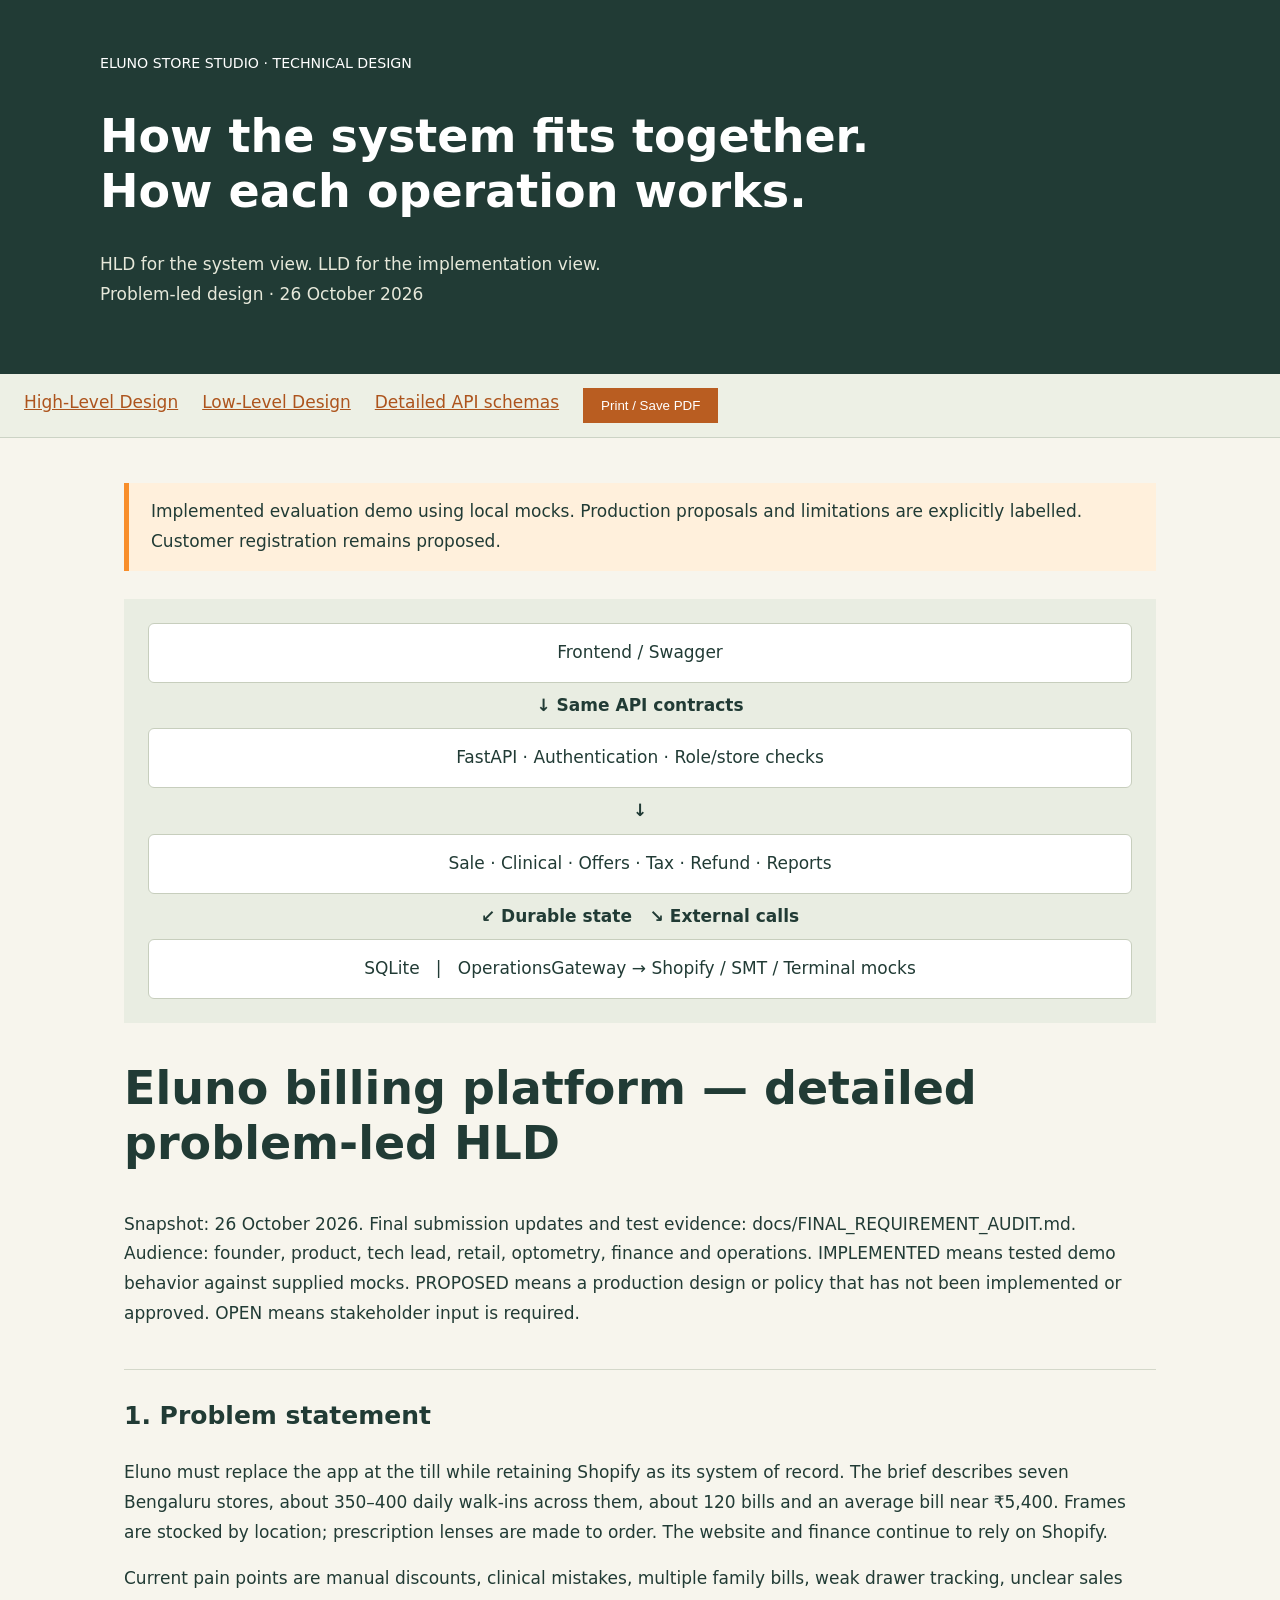
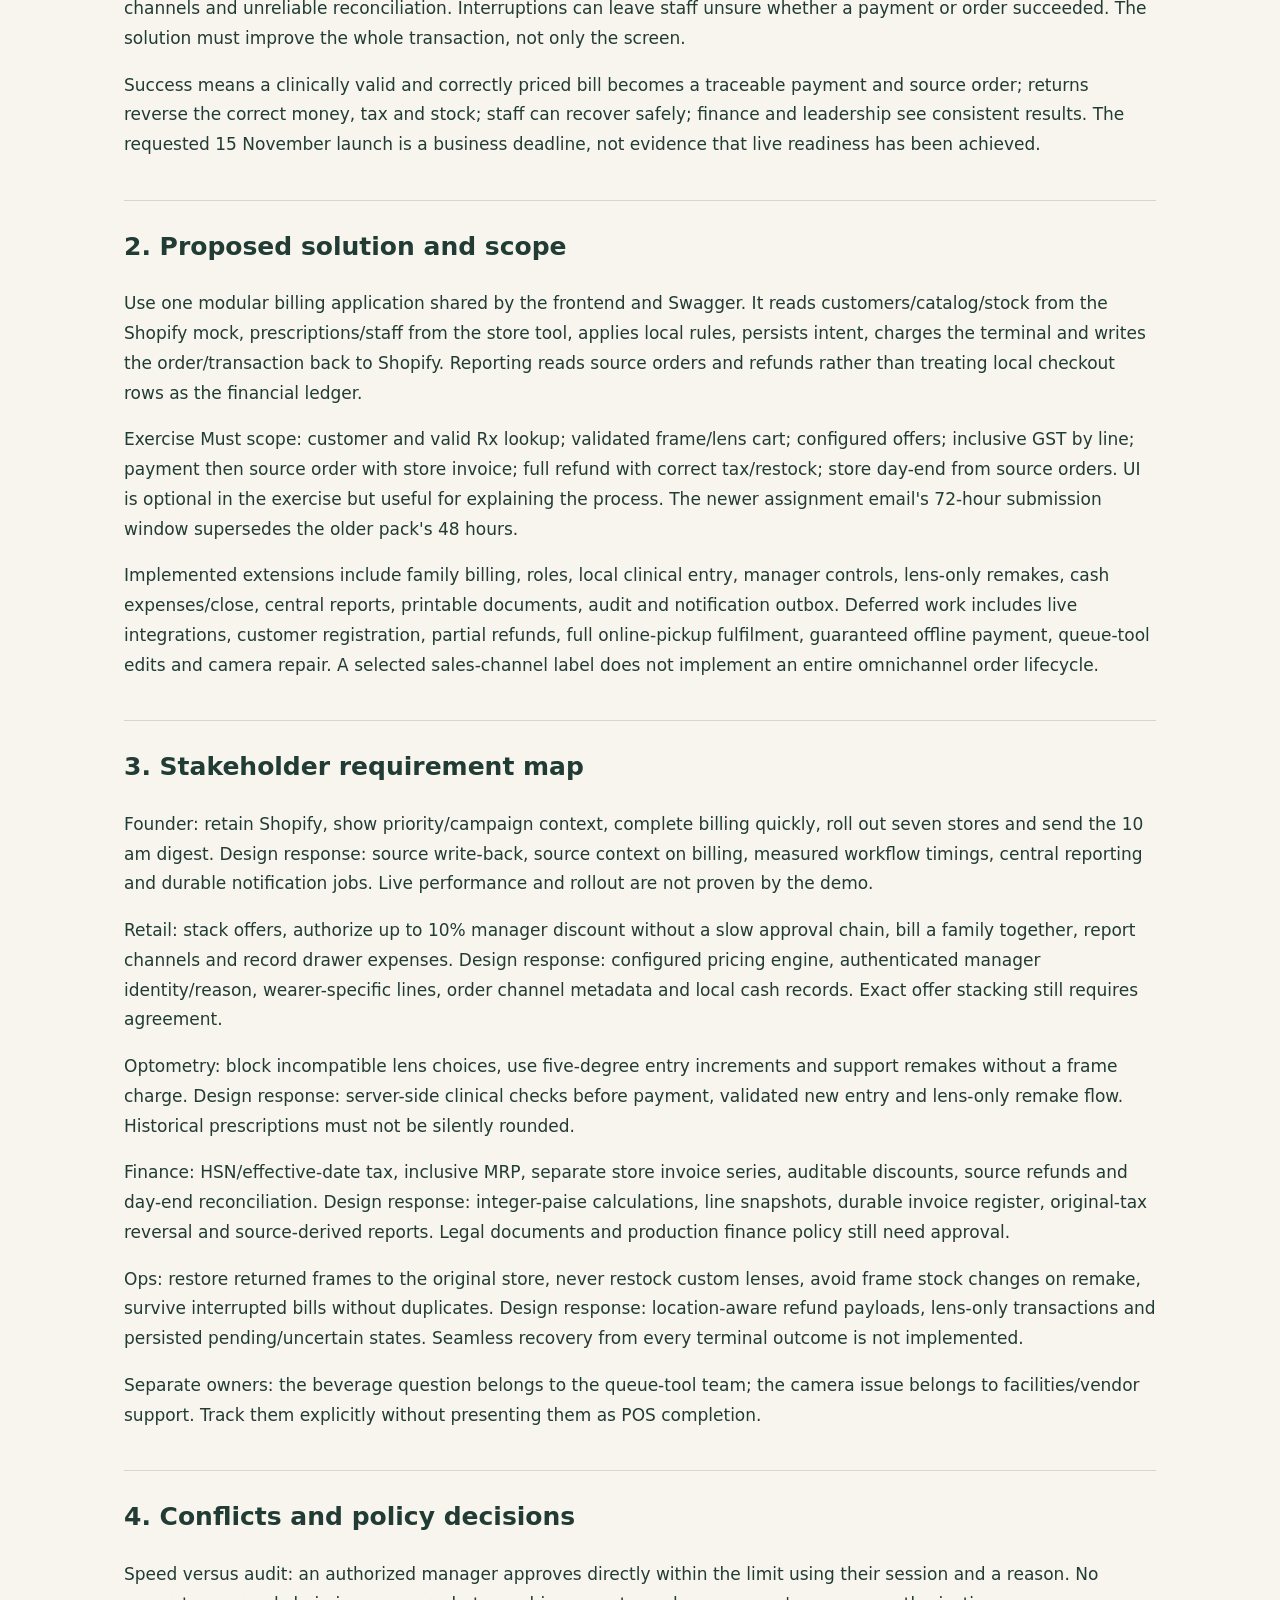
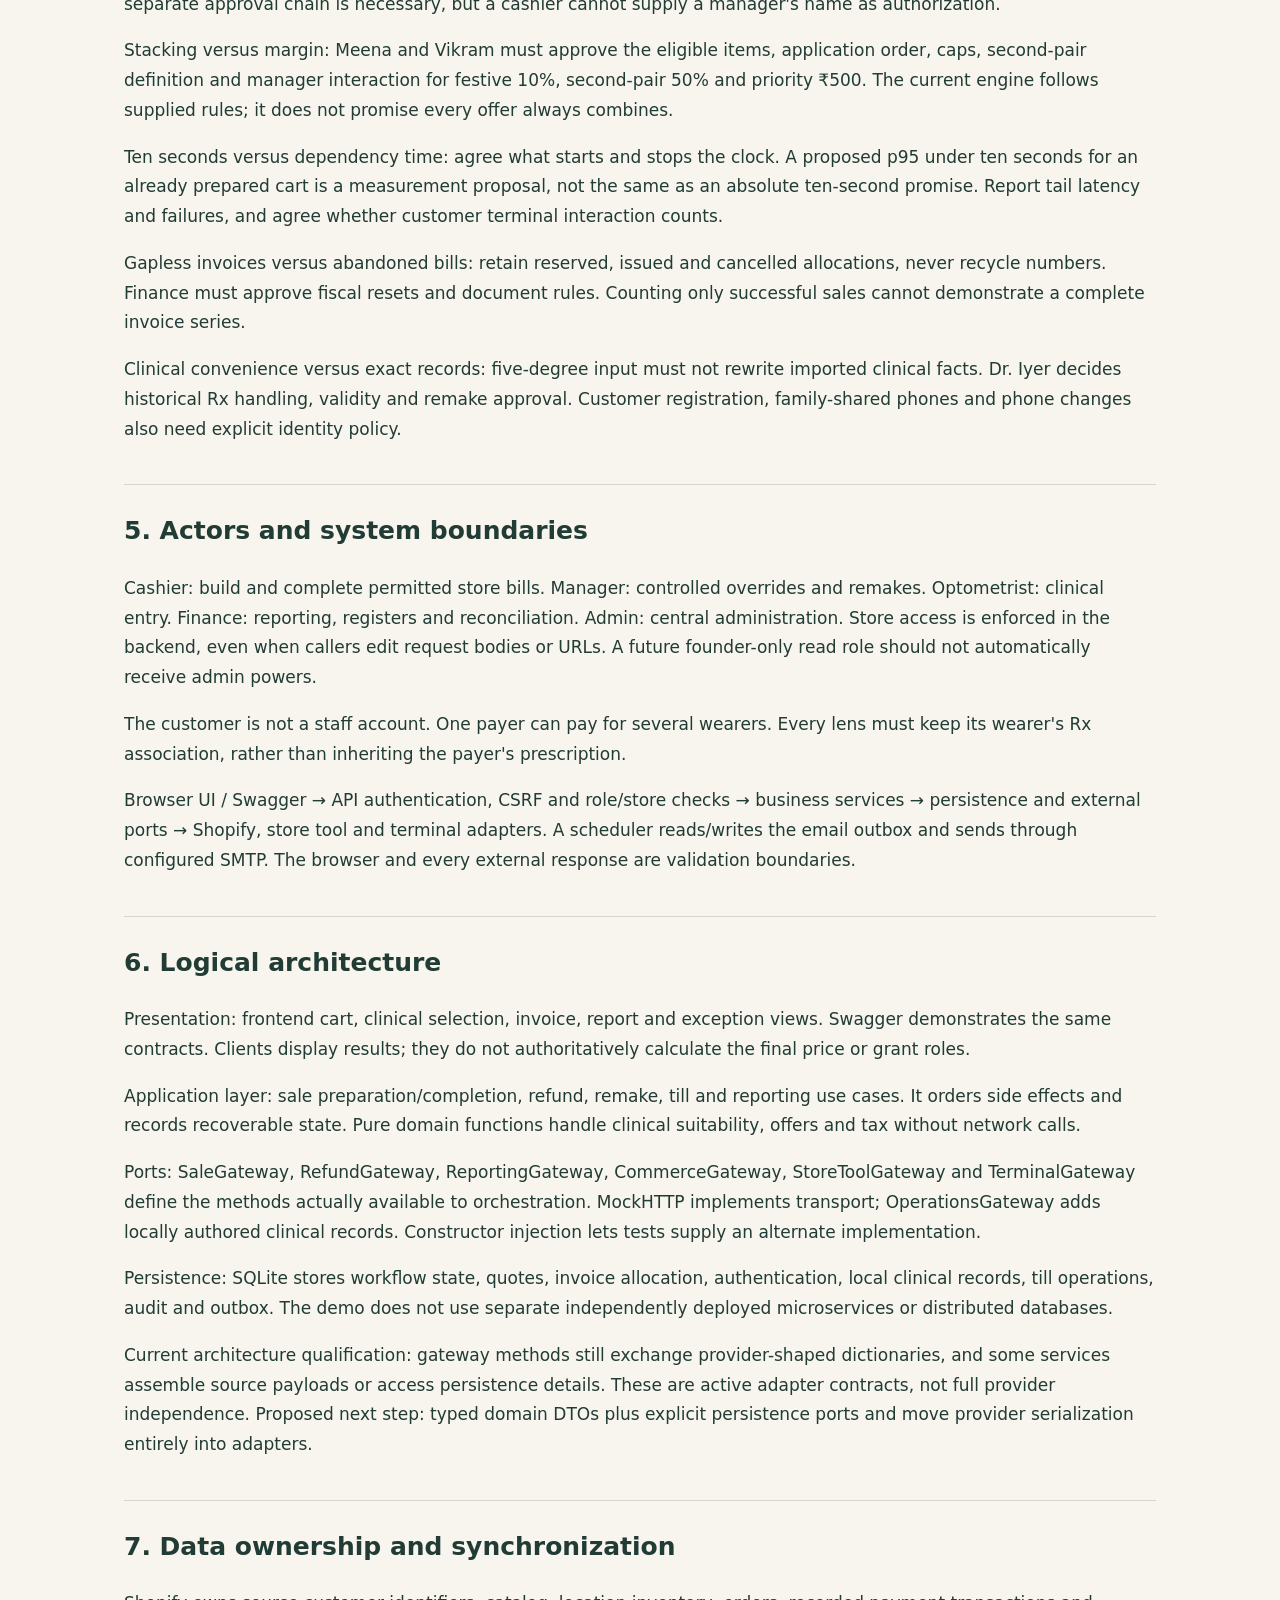
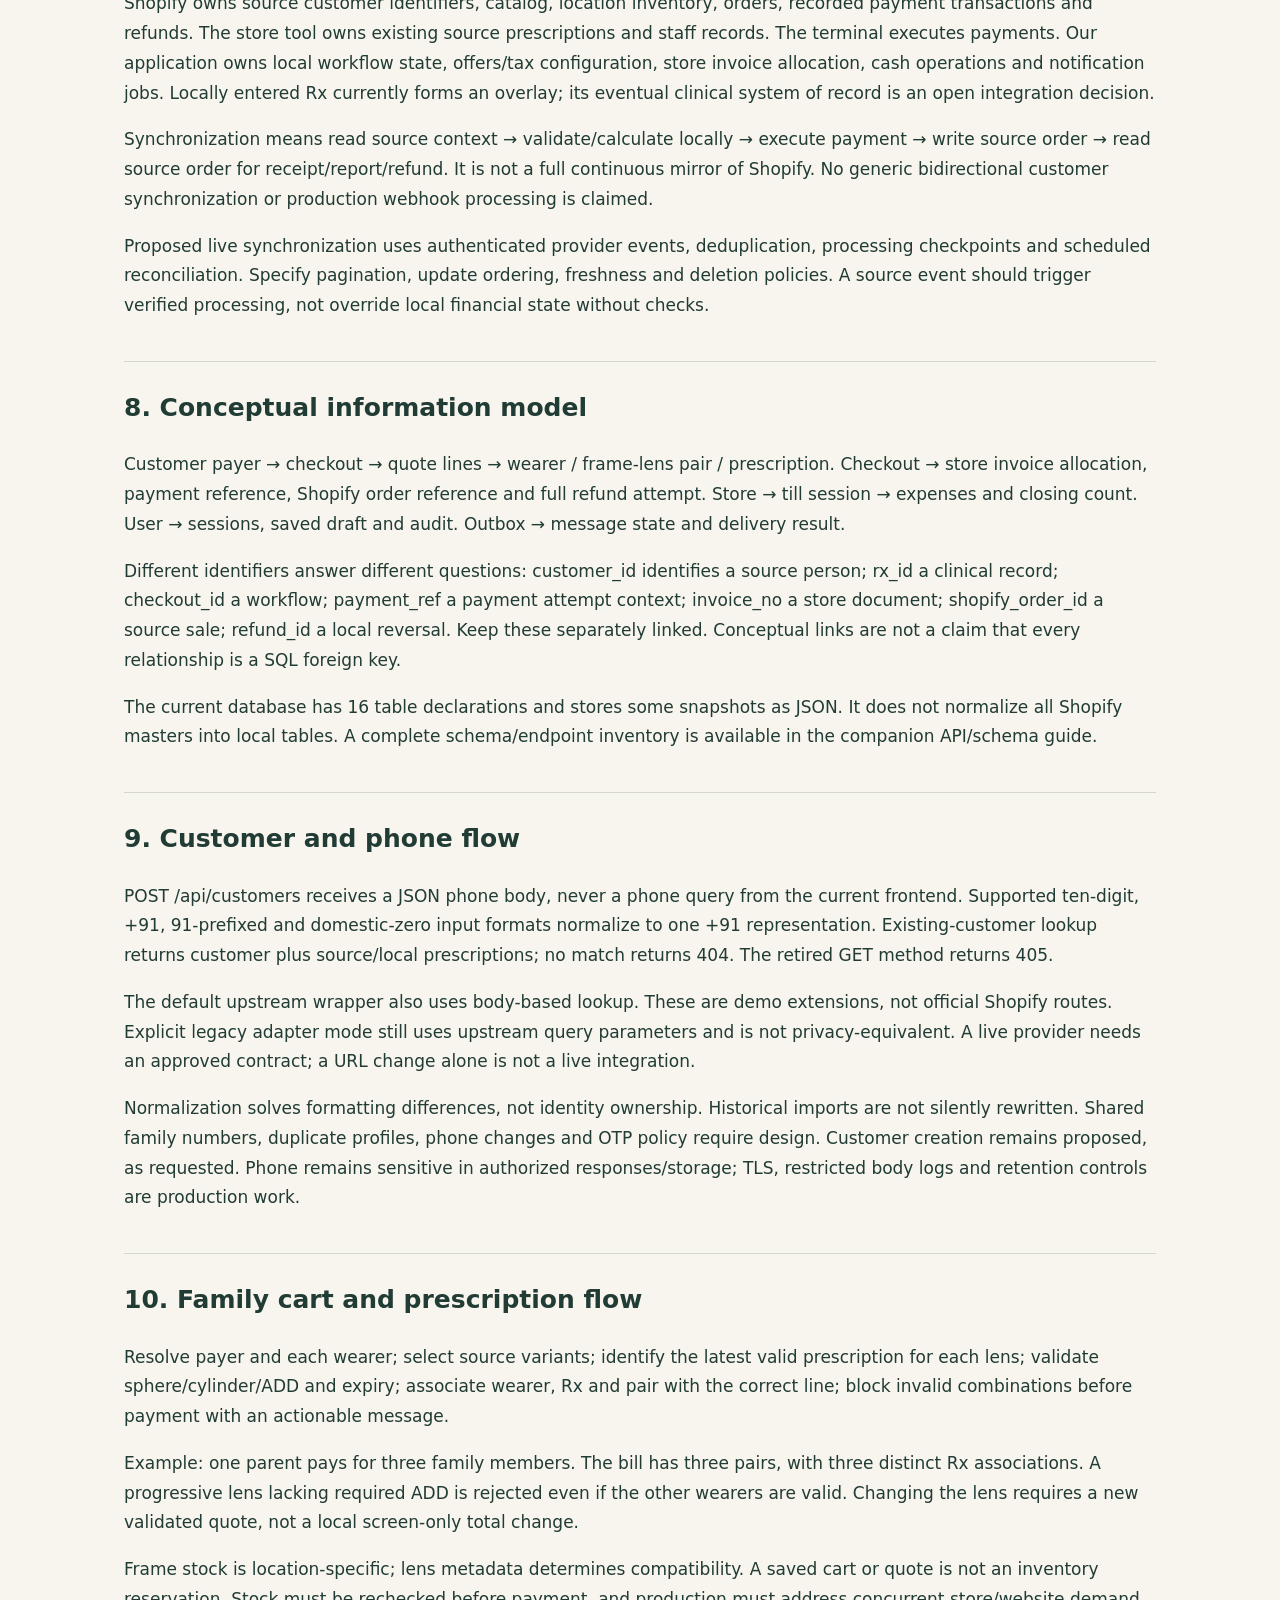
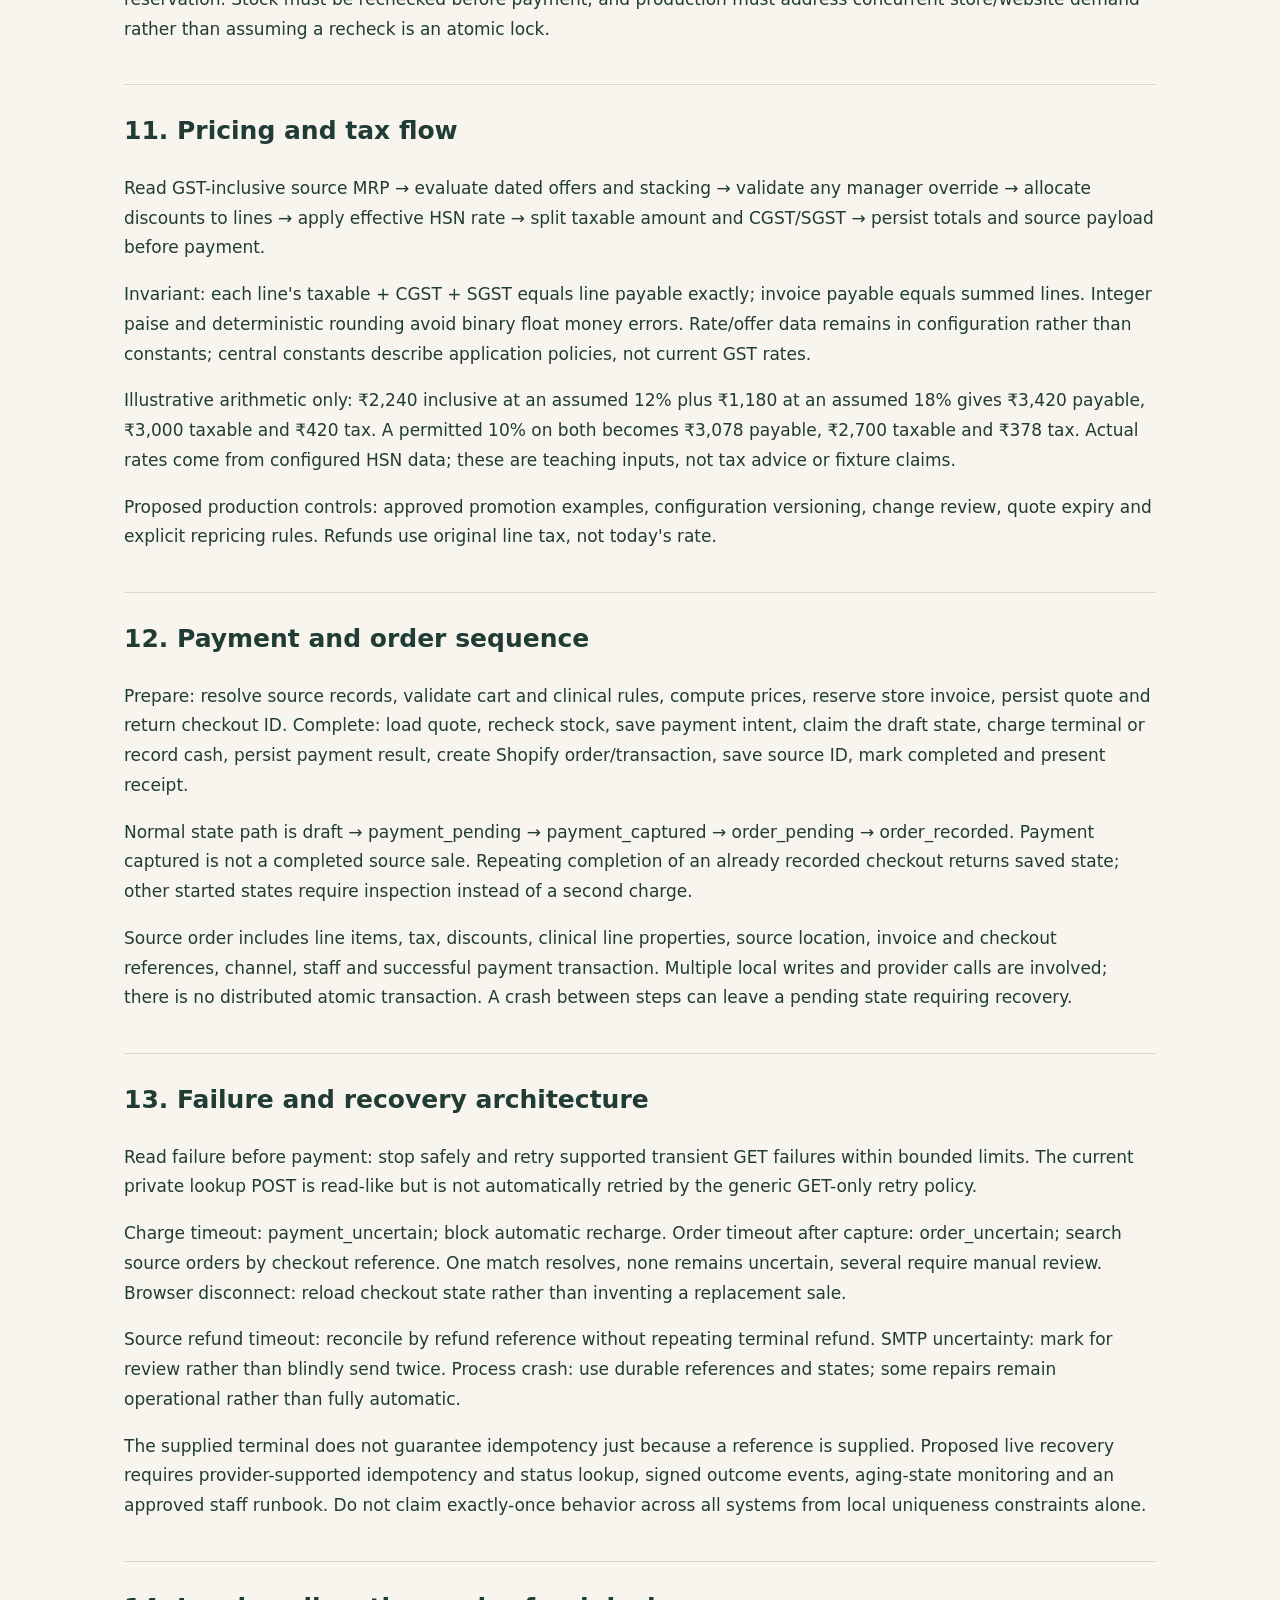
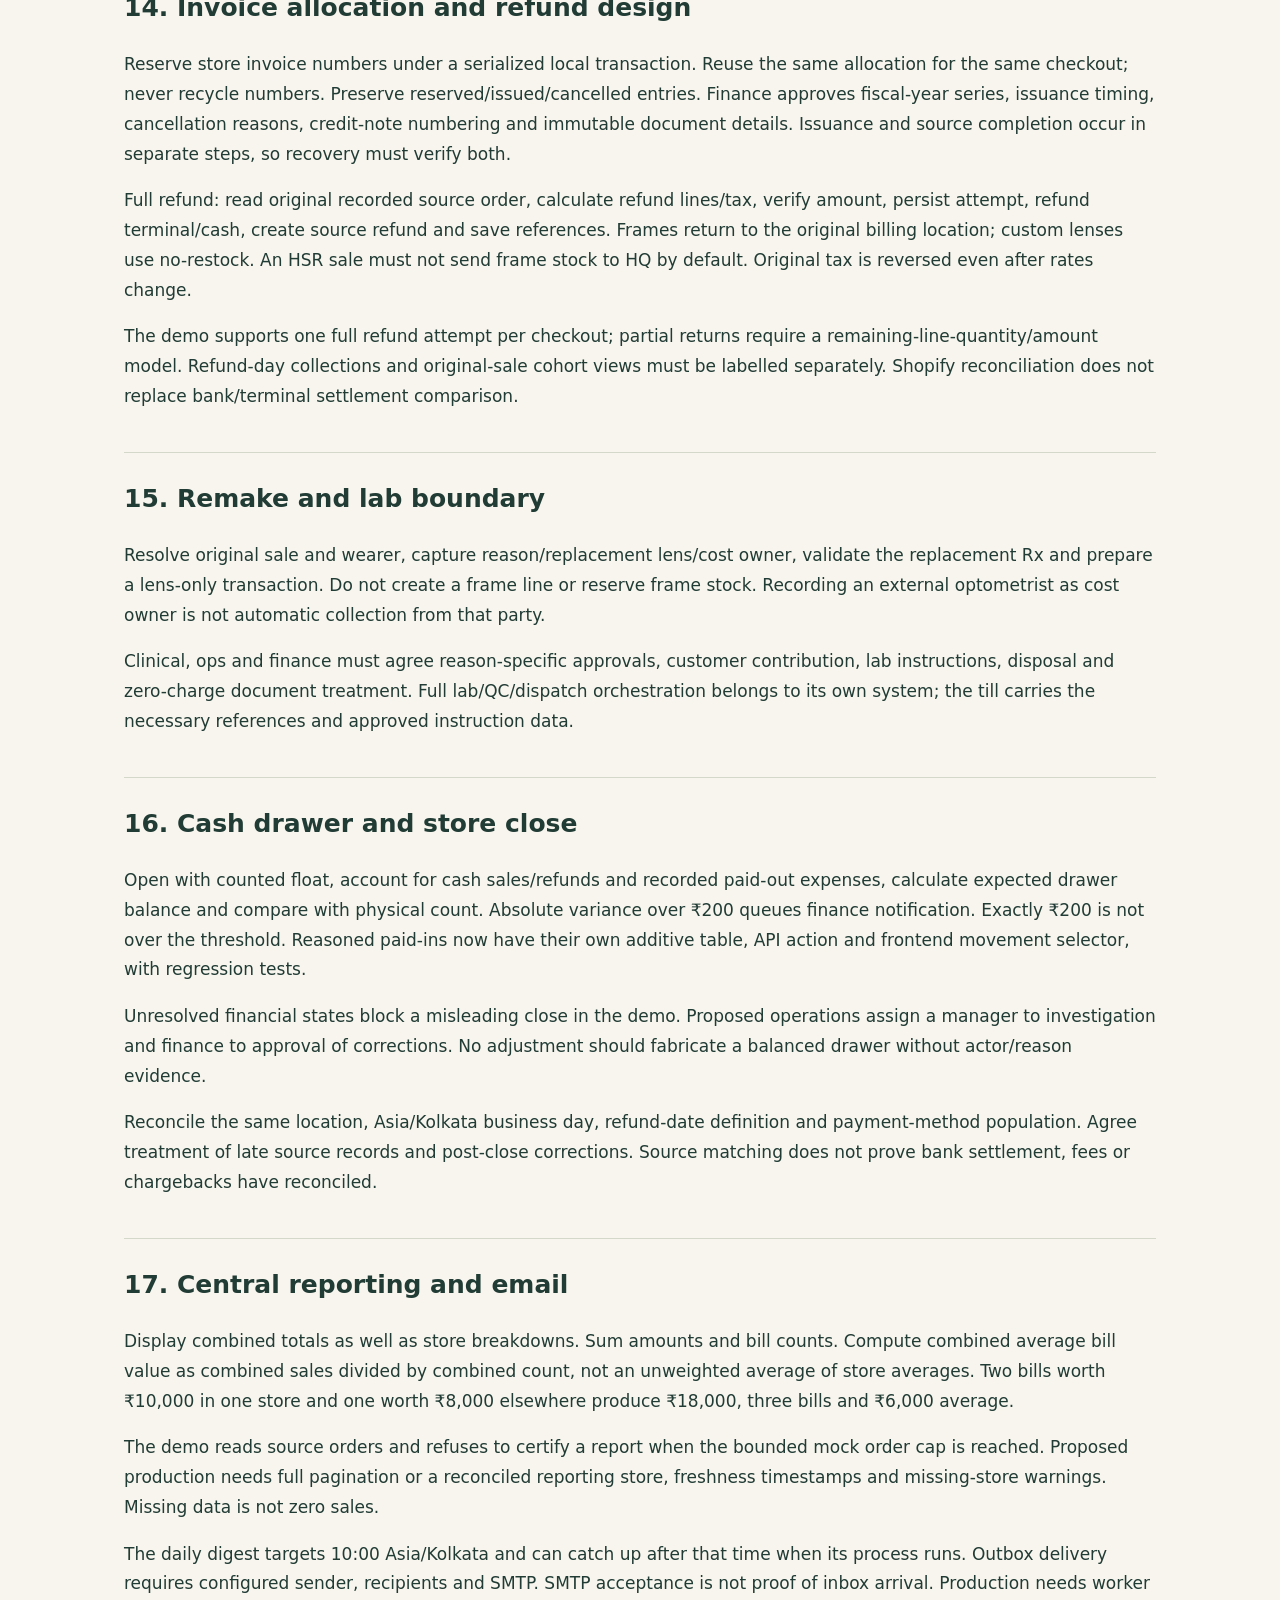
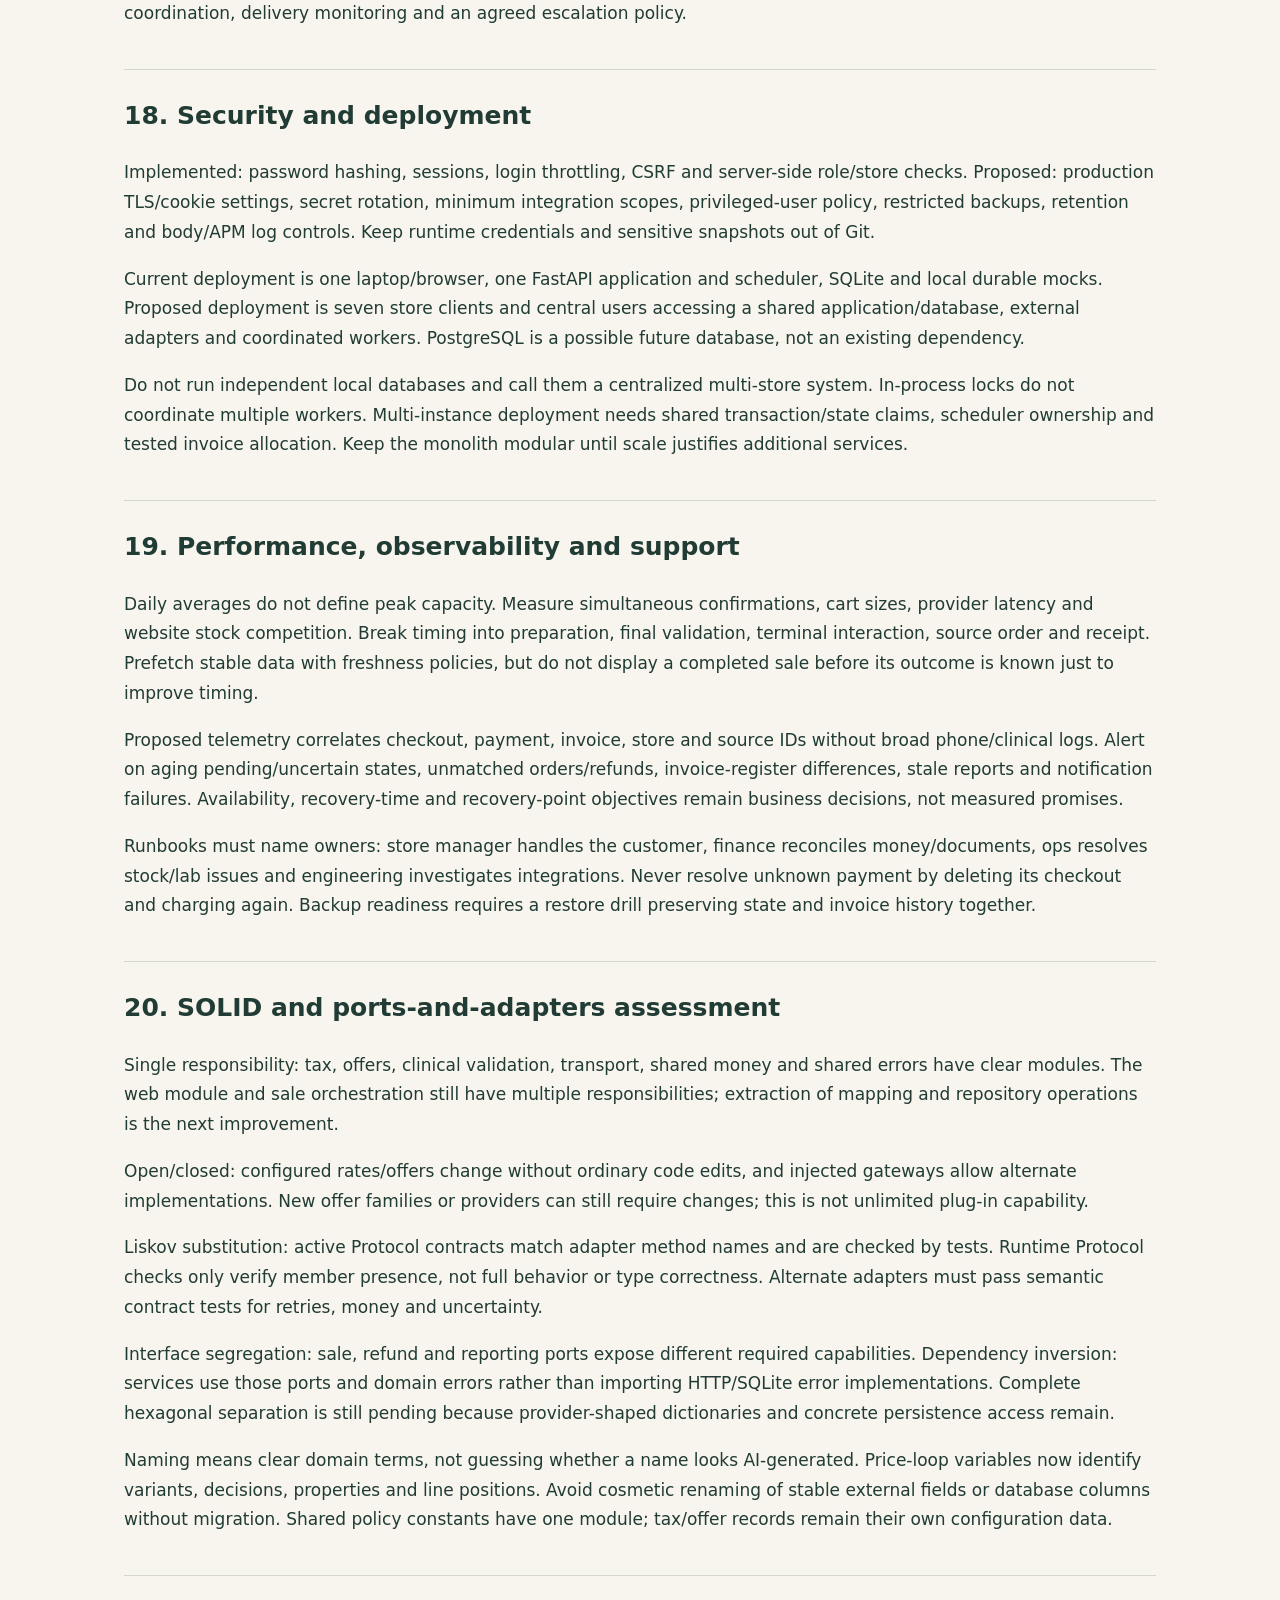
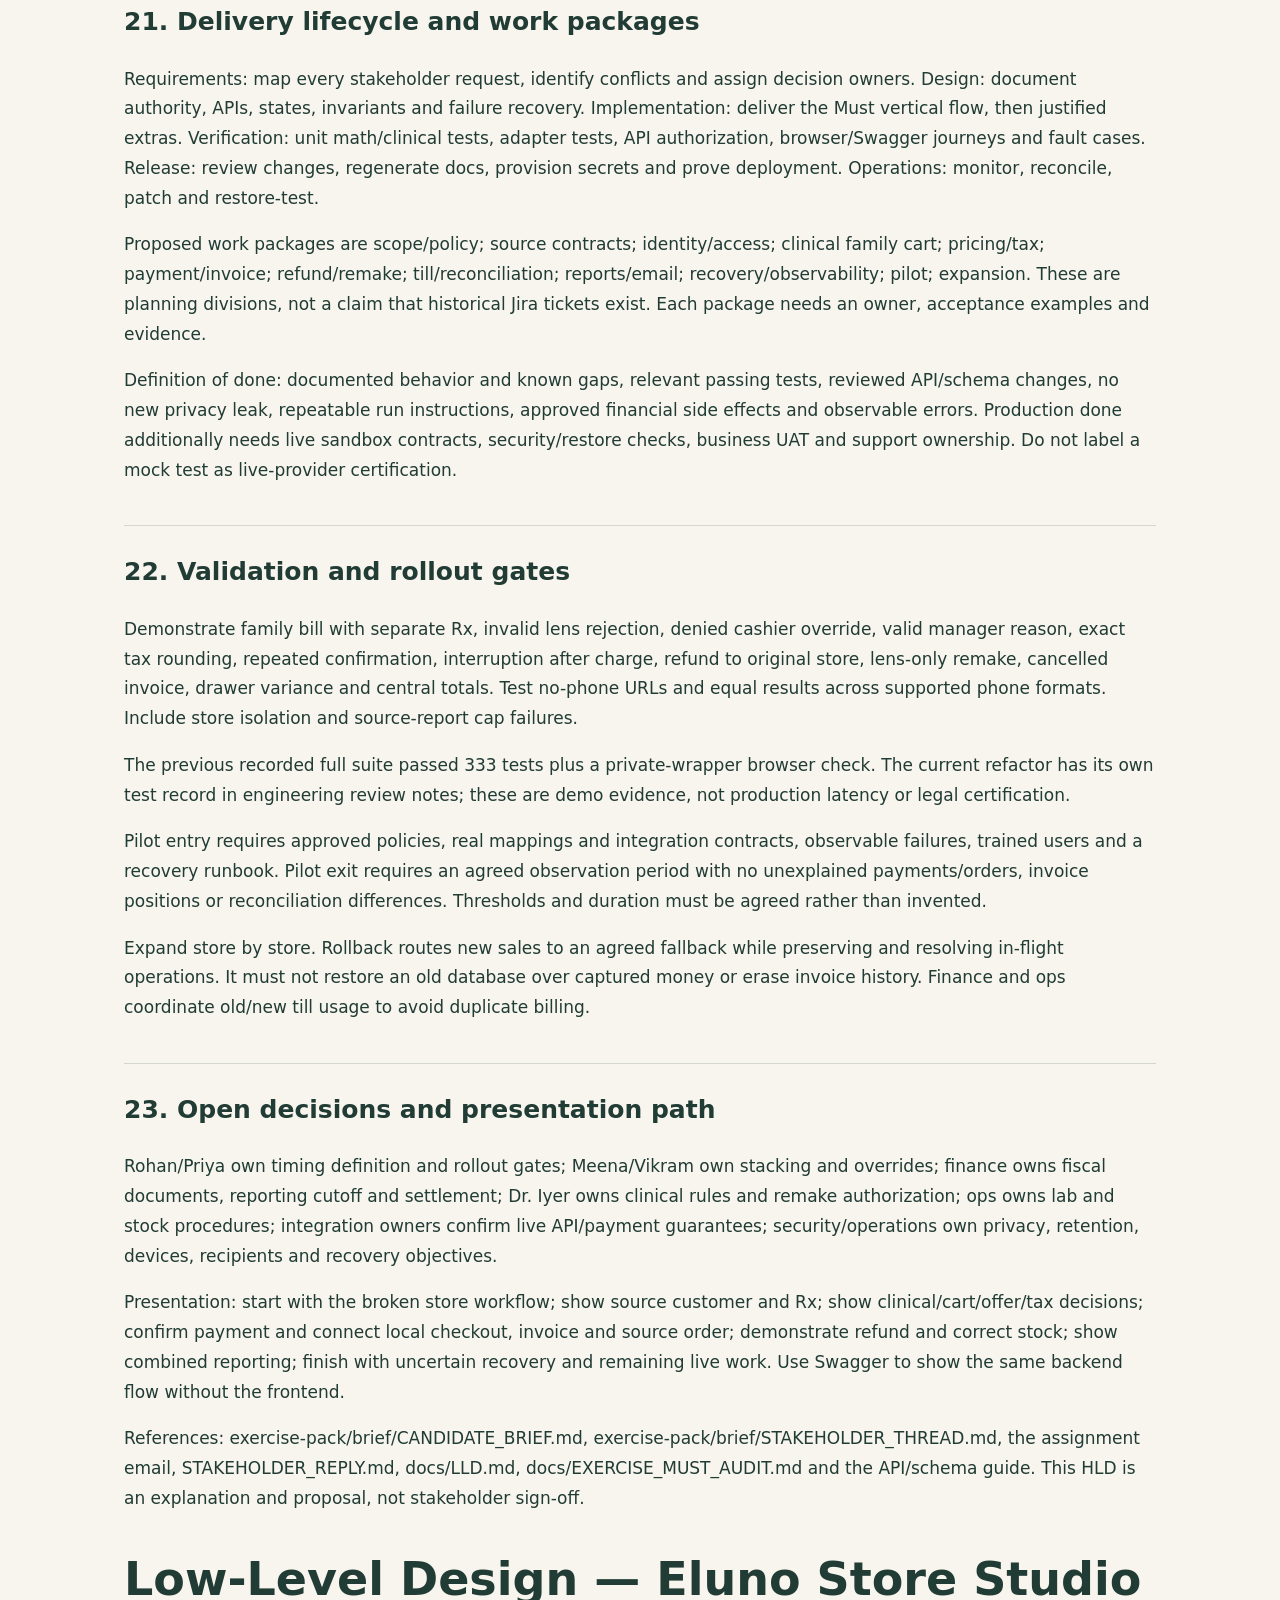
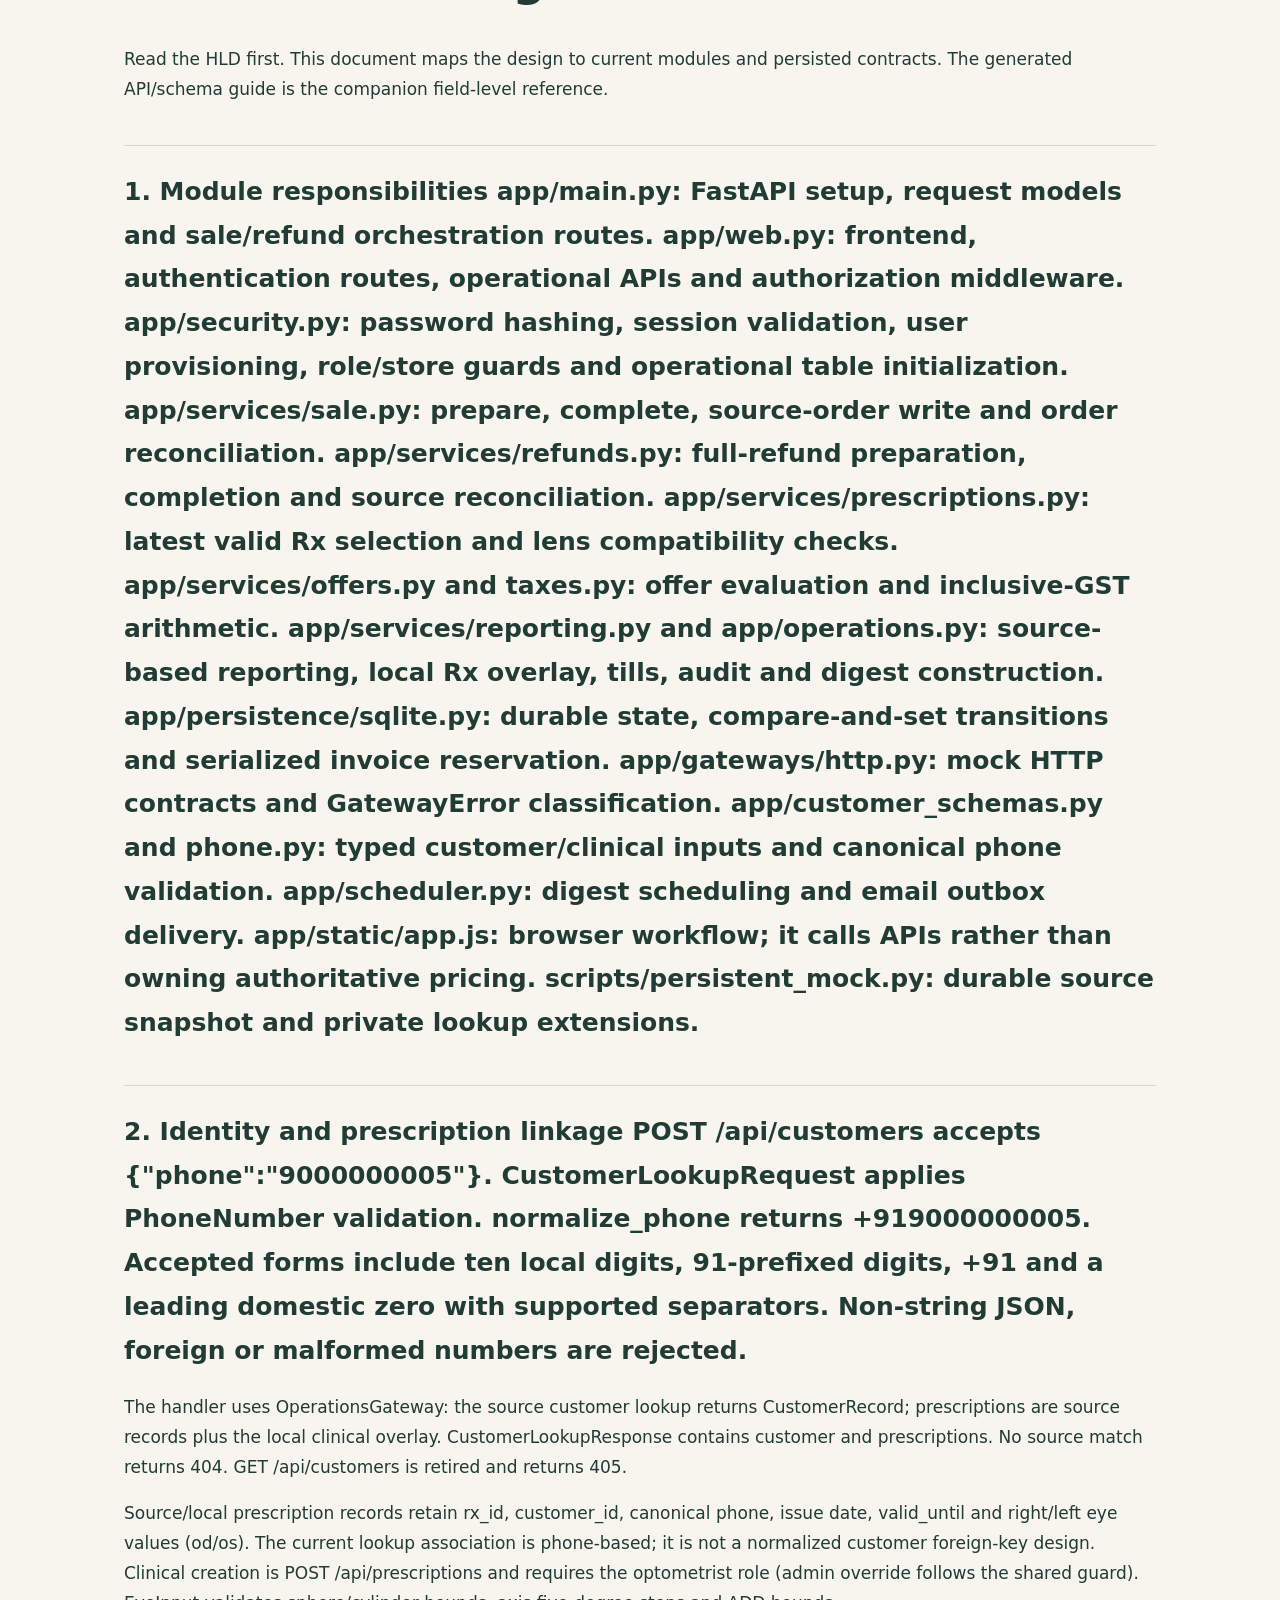
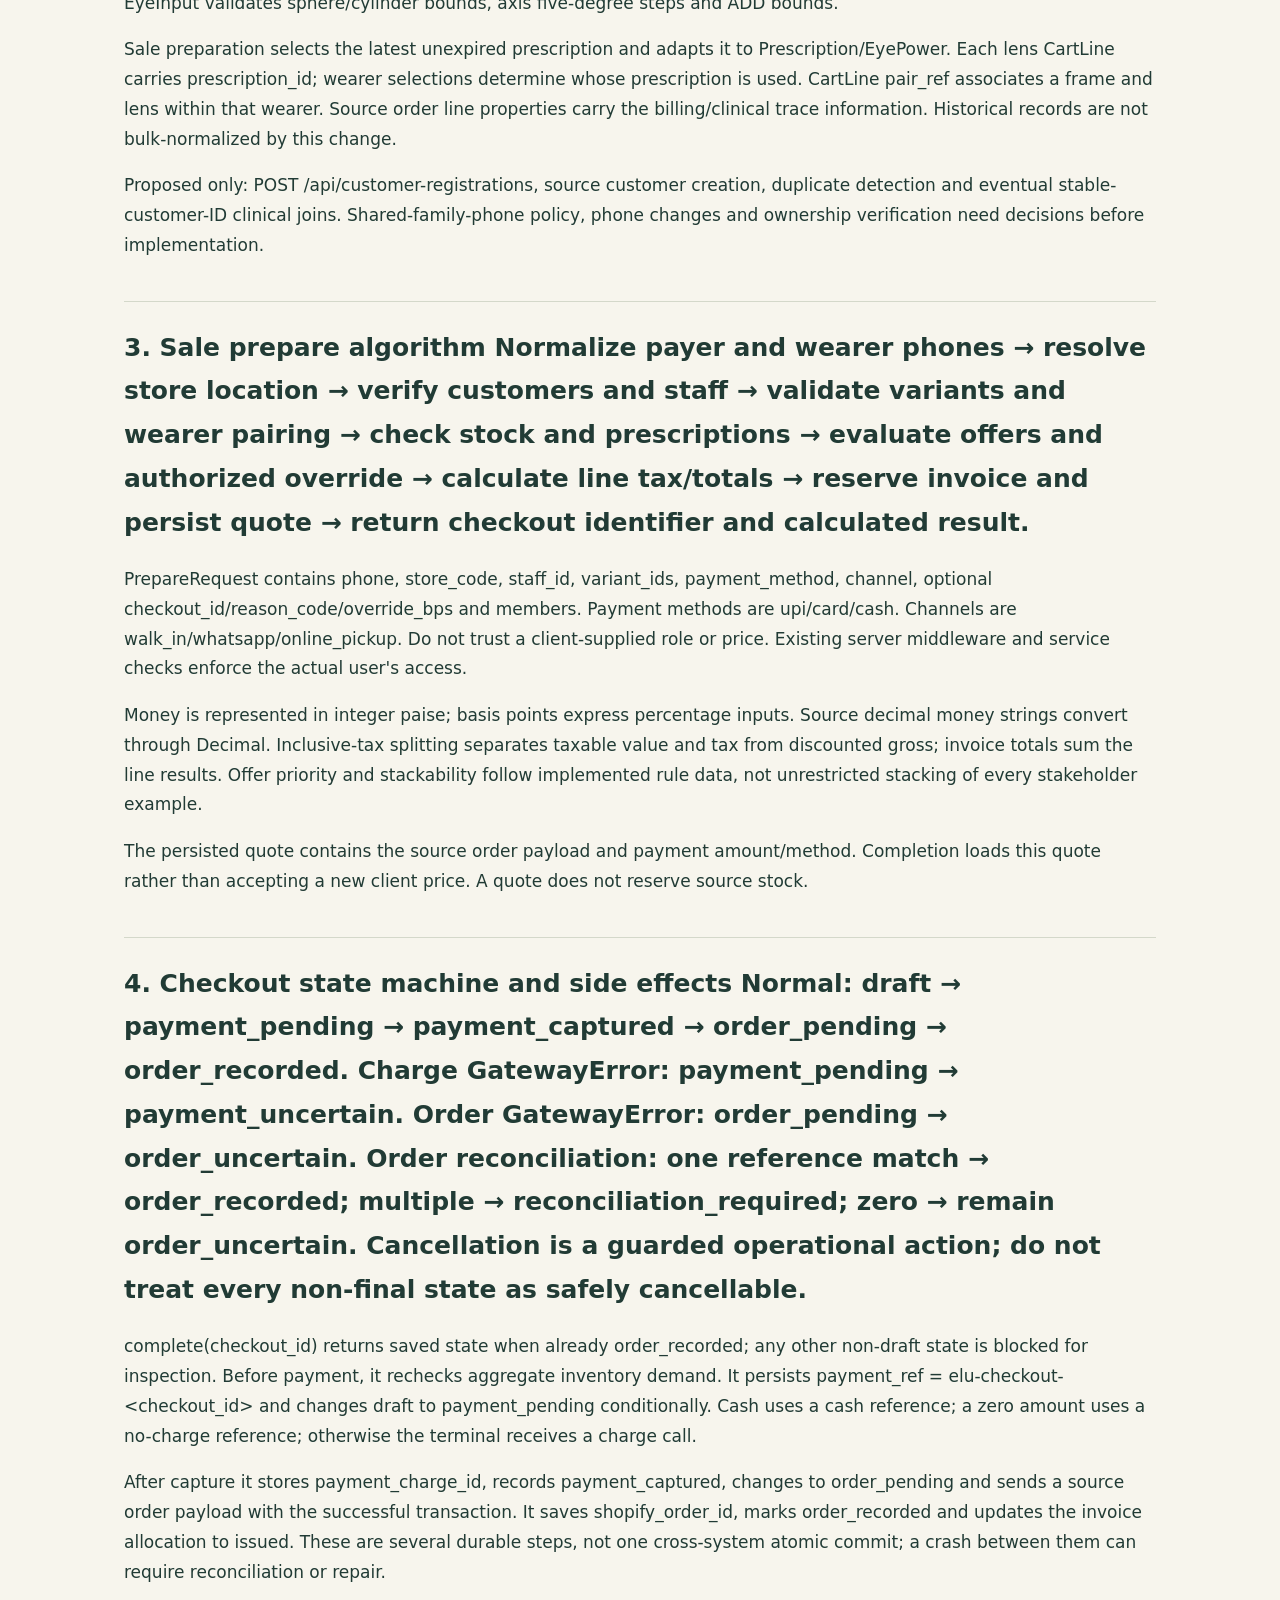
<file: app/static/design-guide.html>
<!doctype html><html lang="en"><meta charset="utf-8"><meta name="viewport" content="width=device-width, initial-scale=1"><title>Eluno — HLD & LLD</title><style>
    *{box-sizing:border-box}body{margin:0;background:#f7f5ed;color:#213b35;font:17px/1.75 system-ui,sans-serif}header{background:#213b35;color:#fff;padding:48px max(24px,calc((100% - 1080px)/2))}header p{color:#e6e8da}nav{position:sticky;top:0;background:#edf0e5;padding:14px 24px;display:flex;gap:24px;flex-wrap:wrap;border-bottom:1px solid #ccd3c5}a{color:#ad541d}main{max-width:1080px;margin:auto;padding:28px 24px}h1{font-size:clamp(28px,4vw,46px);line-height:1.2}h2{margin-top:40px;border-top:1px solid #d4d8ca;padding-top:24px;font-size:25px}p{overflow-wrap:anywhere}section{scroll-margin-top:85px}button{background:#b95d21;color:white;border:0;padding:10px 18px;cursor:pointer}.diagram{padding:24px;background:#e9ede2;text-align:center;margin:28px 0}.diagram div{background:white;padding:14px;border:1px solid #c7cebd;border-radius:6px}.diagram b{display:block;margin:8px}pre{white-space:pre-wrap;overflow-wrap:anywhere;background:#203a34;color:#fff;padding:20px;font:13px/1.65 monospace}details{border:1px solid #c7cebd;padding:18px;margin:20px 0}summary{cursor:pointer;font-weight:700}.note{border-left:5px solid #f88e2b;padding:14px 22px;background:#fff0dc}@media print{nav,button{display:none}body{background:white;font-size:11pt}header{padding:12px;background:white;color:#213b35}header p{color:#213b35}main{padding:0}h2{break-after:avoid}pre{background:#eee;color:black}section{break-before:page}}
    </style><header><small>ELUNO STORE STUDIO · TECHNICAL DESIGN</small><h1>How the system fits together.<br>How each operation works.</h1><p>HLD for the system view. LLD for the implementation view.<br>Problem-led design · 26 October 2026</p></header><nav><a href="#hld">High-Level Design</a><a href="#lld">Low-Level Design</a><a href="api-schema-guide.html">Detailed API schemas</a><button onclick="document.querySelectorAll('details').forEach(x=>x.open=true);window.print()">Print / Save PDF</button></nav><main><p class="note">Implemented evaluation demo using local mocks. Production proposals and limitations are explicitly labelled. Customer registration remains proposed.</p><div class="diagram"><div>Frontend / Swagger</div><b>↓ Same API contracts</b><div>FastAPI · Authentication · Role/store checks</div><b>↓</b><div>Sale · Clinical · Offers · Tax · Refund · Reports</div><b>↙ Durable state &nbsp; ↘ External calls</b><div>SQLite &nbsp; | &nbsp; OperationsGateway → Shopify / SMT / Terminal mocks</div></div><section id="hld"><h1>Eluno billing platform — detailed problem-led HLD</h1>
<p>Snapshot: 26 October 2026. Final submission updates and test evidence: docs/FINAL_REQUIREMENT_AUDIT.md. Audience: founder, product, tech lead, retail, optometry, finance and operations. IMPLEMENTED means tested demo behavior against supplied mocks. PROPOSED means a production design or policy that has not been implemented or approved. OPEN means stakeholder input is required.</p>
<h2>1. Problem statement</h2>
<p>Eluno must replace the app at the till while retaining Shopify as its system of record. The brief describes seven Bengaluru stores, about 350–400 daily walk-ins across them, about 120 bills and an average bill near ₹5,400. Frames are stocked by location; prescription lenses are made to order. The website and finance continue to rely on Shopify.</p>
<p>Current pain points are manual discounts, clinical mistakes, multiple family bills, weak drawer tracking, unclear sales channels and unreliable reconciliation. Interruptions can leave staff unsure whether a payment or order succeeded. The solution must improve the whole transaction, not only the screen.</p>
<p>Success means a clinically valid and correctly priced bill becomes a traceable payment and source order; returns reverse the correct money, tax and stock; staff can recover safely; finance and leadership see consistent results. The requested 15 November launch is a business deadline, not evidence that live readiness has been achieved.</p>
<h2>2. Proposed solution and scope</h2>
<p>Use one modular billing application shared by the frontend and Swagger. It reads customers/catalog/stock from the Shopify mock, prescriptions/staff from the store tool, applies local rules, persists intent, charges the terminal and writes the order/transaction back to Shopify. Reporting reads source orders and refunds rather than treating local checkout rows as the financial ledger.</p>
<p>Exercise Must scope: customer and valid Rx lookup; validated frame/lens cart; configured offers; inclusive GST by line; payment then source order with store invoice; full refund with correct tax/restock; store day-end from source orders. UI is optional in the exercise but useful for explaining the process. The newer assignment email&#x27;s 72-hour submission window supersedes the older pack&#x27;s 48 hours.</p>
<p>Implemented extensions include family billing, roles, local clinical entry, manager controls, lens-only remakes, cash expenses/close, central reports, printable documents, audit and notification outbox. Deferred work includes live integrations, customer registration, partial refunds, full online-pickup fulfilment, guaranteed offline payment, queue-tool edits and camera repair. A selected sales-channel label does not implement an entire omnichannel order lifecycle.</p>
<h2>3. Stakeholder requirement map</h2>
<p>Founder: retain Shopify, show priority/campaign context, complete billing quickly, roll out seven stores and send the 10 am digest. Design response: source write-back, source context on billing, measured workflow timings, central reporting and durable notification jobs. Live performance and rollout are not proven by the demo.</p>
<p>Retail: stack offers, authorize up to 10% manager discount without a slow approval chain, bill a family together, report channels and record drawer expenses. Design response: configured pricing engine, authenticated manager identity/reason, wearer-specific lines, order channel metadata and local cash records. Exact offer stacking still requires agreement.</p>
<p>Optometry: block incompatible lens choices, use five-degree entry increments and support remakes without a frame charge. Design response: server-side clinical checks before payment, validated new entry and lens-only remake flow. Historical prescriptions must not be silently rounded.</p>
<p>Finance: HSN/effective-date tax, inclusive MRP, separate store invoice series, auditable discounts, source refunds and day-end reconciliation. Design response: integer-paise calculations, line snapshots, durable invoice register, original-tax reversal and source-derived reports. Legal documents and production finance policy still need approval.</p>
<p>Ops: restore returned frames to the original store, never restock custom lenses, avoid frame stock changes on remake, survive interrupted bills without duplicates. Design response: location-aware refund payloads, lens-only transactions and persisted pending/uncertain states. Seamless recovery from every terminal outcome is not implemented.</p>
<p>Separate owners: the beverage question belongs to the queue-tool team; the camera issue belongs to facilities/vendor support. Track them explicitly without presenting them as POS completion.</p>
<h2>4. Conflicts and policy decisions</h2>
<p>Speed versus audit: an authorized manager approves directly within the limit using their session and a reason. No separate approval chain is necessary, but a cashier cannot supply a manager&#x27;s name as authorization.</p>
<p>Stacking versus margin: Meena and Vikram must approve the eligible items, application order, caps, second-pair definition and manager interaction for festive 10%, second-pair 50% and priority ₹500. The current engine follows supplied rules; it does not promise every offer always combines.</p>
<p>Ten seconds versus dependency time: agree what starts and stops the clock. A proposed p95 under ten seconds for an already prepared cart is a measurement proposal, not the same as an absolute ten-second promise. Report tail latency and failures, and agree whether customer terminal interaction counts.</p>
<p>Gapless invoices versus abandoned bills: retain reserved, issued and cancelled allocations, never recycle numbers. Finance must approve fiscal resets and document rules. Counting only successful sales cannot demonstrate a complete invoice series.</p>
<p>Clinical convenience versus exact records: five-degree input must not rewrite imported clinical facts. Dr. Iyer decides historical Rx handling, validity and remake approval. Customer registration, family-shared phones and phone changes also need explicit identity policy.</p>
<h2>5. Actors and system boundaries</h2>
<p>Cashier: build and complete permitted store bills. Manager: controlled overrides and remakes. Optometrist: clinical entry. Finance: reporting, registers and reconciliation. Admin: central administration. Store access is enforced in the backend, even when callers edit request bodies or URLs. A future founder-only read role should not automatically receive admin powers.</p>
<p>The customer is not a staff account. One payer can pay for several wearers. Every lens must keep its wearer&#x27;s Rx association, rather than inheriting the payer&#x27;s prescription.</p>
<p>Browser UI / Swagger → API authentication, CSRF and role/store checks → business services → persistence and external ports → Shopify, store tool and terminal adapters. A scheduler reads/writes the email outbox and sends through configured SMTP. The browser and every external response are validation boundaries.</p>
<h2>6. Logical architecture</h2>
<p>Presentation: frontend cart, clinical selection, invoice, report and exception views. Swagger demonstrates the same contracts. Clients display results; they do not authoritatively calculate the final price or grant roles.</p>
<p>Application layer: sale preparation/completion, refund, remake, till and reporting use cases. It orders side effects and records recoverable state. Pure domain functions handle clinical suitability, offers and tax without network calls.</p>
<p>Ports: SaleGateway, RefundGateway, ReportingGateway, CommerceGateway, StoreToolGateway and TerminalGateway define the methods actually available to orchestration. MockHTTP implements transport; OperationsGateway adds locally authored clinical records. Constructor injection lets tests supply an alternate implementation.</p>
<p>Persistence: SQLite stores workflow state, quotes, invoice allocation, authentication, local clinical records, till operations, audit and outbox. The demo does not use separate independently deployed microservices or distributed databases.</p>
<p>Current architecture qualification: gateway methods still exchange provider-shaped dictionaries, and some services assemble source payloads or access persistence details. These are active adapter contracts, not full provider independence. Proposed next step: typed domain DTOs plus explicit persistence ports and move provider serialization entirely into adapters.</p>
<h2>7. Data ownership and synchronization</h2>
<p>Shopify owns source customer identifiers, catalog, location inventory, orders, recorded payment transactions and refunds. The store tool owns existing source prescriptions and staff records. The terminal executes payments. Our application owns local workflow state, offers/tax configuration, store invoice allocation, cash operations and notification jobs. Locally entered Rx currently forms an overlay; its eventual clinical system of record is an open integration decision.</p>
<p>Synchronization means read source context → validate/calculate locally → execute payment → write source order → read source order for receipt/report/refund. It is not a full continuous mirror of Shopify. No generic bidirectional customer synchronization or production webhook processing is claimed.</p>
<p>Proposed live synchronization uses authenticated provider events, deduplication, processing checkpoints and scheduled reconciliation. Specify pagination, update ordering, freshness and deletion policies. A source event should trigger verified processing, not override local financial state without checks.</p>
<h2>8. Conceptual information model</h2>
<p>Customer payer → checkout → quote lines → wearer / frame-lens pair / prescription. Checkout → store invoice allocation, payment reference, Shopify order reference and full refund attempt. Store → till session → expenses and closing count. User → sessions, saved draft and audit. Outbox → message state and delivery result.</p>
<p>Different identifiers answer different questions: customer_id identifies a source person; rx_id a clinical record; checkout_id a workflow; payment_ref a payment attempt context; invoice_no a store document; shopify_order_id a source sale; refund_id a local reversal. Keep these separately linked. Conceptual links are not a claim that every relationship is a SQL foreign key.</p>
<p>The current database has 16 table declarations and stores some snapshots as JSON. It does not normalize all Shopify masters into local tables. A complete schema/endpoint inventory is available in the companion API/schema guide.</p>
<h2>9. Customer and phone flow</h2>
<p>POST /api/customers receives a JSON phone body, never a phone query from the current frontend. Supported ten-digit, +91, 91-prefixed and domestic-zero input formats normalize to one +91 representation. Existing-customer lookup returns customer plus source/local prescriptions; no match returns 404. The retired GET method returns 405.</p>
<p>The default upstream wrapper also uses body-based lookup. These are demo extensions, not official Shopify routes. Explicit legacy adapter mode still uses upstream query parameters and is not privacy-equivalent. A live provider needs an approved contract; a URL change alone is not a live integration.</p>
<p>Normalization solves formatting differences, not identity ownership. Historical imports are not silently rewritten. Shared family numbers, duplicate profiles, phone changes and OTP policy require design. Customer creation remains proposed, as requested. Phone remains sensitive in authorized responses/storage; TLS, restricted body logs and retention controls are production work.</p>
<h2>10. Family cart and prescription flow</h2>
<p>Resolve payer and each wearer; select source variants; identify the latest valid prescription for each lens; validate sphere/cylinder/ADD and expiry; associate wearer, Rx and pair with the correct line; block invalid combinations before payment with an actionable message.</p>
<p>Example: one parent pays for three family members. The bill has three pairs, with three distinct Rx associations. A progressive lens lacking required ADD is rejected even if the other wearers are valid. Changing the lens requires a new validated quote, not a local screen-only total change.</p>
<p>Frame stock is location-specific; lens metadata determines compatibility. A saved cart or quote is not an inventory reservation. Stock must be rechecked before payment, and production must address concurrent store/website demand rather than assuming a recheck is an atomic lock.</p>
<h2>11. Pricing and tax flow</h2>
<p>Read GST-inclusive source MRP → evaluate dated offers and stacking → validate any manager override → allocate discounts to lines → apply effective HSN rate → split taxable amount and CGST/SGST → persist totals and source payload before payment.</p>
<p>Invariant: each line&#x27;s taxable + CGST + SGST equals line payable exactly; invoice payable equals summed lines. Integer paise and deterministic rounding avoid binary float money errors. Rate/offer data remains in configuration rather than constants; central constants describe application policies, not current GST rates.</p>
<p>Illustrative arithmetic only: ₹2,240 inclusive at an assumed 12% plus ₹1,180 at an assumed 18% gives ₹3,420 payable, ₹3,000 taxable and ₹420 tax. A permitted 10% on both becomes ₹3,078 payable, ₹2,700 taxable and ₹378 tax. Actual rates come from configured HSN data; these are teaching inputs, not tax advice or fixture claims.</p>
<p>Proposed production controls: approved promotion examples, configuration versioning, change review, quote expiry and explicit repricing rules. Refunds use original line tax, not today&#x27;s rate.</p>
<h2>12. Payment and order sequence</h2>
<p>Prepare: resolve source records, validate cart and clinical rules, compute prices, reserve store invoice, persist quote and return checkout ID. Complete: load quote, recheck stock, save payment intent, claim the draft state, charge terminal or record cash, persist payment result, create Shopify order/transaction, save source ID, mark completed and present receipt.</p>
<p>Normal state path is draft → payment_pending → payment_captured → order_pending → order_recorded. Payment captured is not a completed source sale. Repeating completion of an already recorded checkout returns saved state; other started states require inspection instead of a second charge.</p>
<p>Source order includes line items, tax, discounts, clinical line properties, source location, invoice and checkout references, channel, staff and successful payment transaction. Multiple local writes and provider calls are involved; there is no distributed atomic transaction. A crash between steps can leave a pending state requiring recovery.</p>
<h2>13. Failure and recovery architecture</h2>
<p>Read failure before payment: stop safely and retry supported transient GET failures within bounded limits. The current private lookup POST is read-like but is not automatically retried by the generic GET-only retry policy.</p>
<p>Charge timeout: payment_uncertain; block automatic recharge. Order timeout after capture: order_uncertain; search source orders by checkout reference. One match resolves, none remains uncertain, several require manual review. Browser disconnect: reload checkout state rather than inventing a replacement sale.</p>
<p>Source refund timeout: reconcile by refund reference without repeating terminal refund. SMTP uncertainty: mark for review rather than blindly send twice. Process crash: use durable references and states; some repairs remain operational rather than fully automatic.</p>
<p>The supplied terminal does not guarantee idempotency just because a reference is supplied. Proposed live recovery requires provider-supported idempotency and status lookup, signed outcome events, aging-state monitoring and an approved staff runbook. Do not claim exactly-once behavior across all systems from local uniqueness constraints alone.</p>
<h2>14. Invoice allocation and refund design</h2>
<p>Reserve store invoice numbers under a serialized local transaction. Reuse the same allocation for the same checkout; never recycle numbers. Preserve reserved/issued/cancelled entries. Finance approves fiscal-year series, issuance timing, cancellation reasons, credit-note numbering and immutable document details. Issuance and source completion occur in separate steps, so recovery must verify both.</p>
<p>Full refund: read original recorded source order, calculate refund lines/tax, verify amount, persist attempt, refund terminal/cash, create source refund and save references. Frames return to the original billing location; custom lenses use no-restock. An HSR sale must not send frame stock to HQ by default. Original tax is reversed even after rates change.</p>
<p>The demo supports one full refund attempt per checkout; partial returns require a remaining-line-quantity/amount model. Refund-day collections and original-sale cohort views must be labelled separately. Shopify reconciliation does not replace bank/terminal settlement comparison.</p>
<h2>15. Remake and lab boundary</h2>
<p>Resolve original sale and wearer, capture reason/replacement lens/cost owner, validate the replacement Rx and prepare a lens-only transaction. Do not create a frame line or reserve frame stock. Recording an external optometrist as cost owner is not automatic collection from that party.</p>
<p>Clinical, ops and finance must agree reason-specific approvals, customer contribution, lab instructions, disposal and zero-charge document treatment. Full lab/QC/dispatch orchestration belongs to its own system; the till carries the necessary references and approved instruction data.</p>
<h2>16. Cash drawer and store close</h2>
<p>Open with counted float, account for cash sales/refunds and recorded paid-out expenses, calculate expected drawer balance and compare with physical count. Absolute variance over ₹200 queues finance notification. Exactly ₹200 is not over the threshold. Reasoned paid-ins now have their own additive table, API action and frontend movement selector, with regression tests.</p>
<p>Unresolved financial states block a misleading close in the demo. Proposed operations assign a manager to investigation and finance to approval of corrections. No adjustment should fabricate a balanced drawer without actor/reason evidence.</p>
<p>Reconcile the same location, Asia/Kolkata business day, refund-date definition and payment-method population. Agree treatment of late source records and post-close corrections. Source matching does not prove bank settlement, fees or chargebacks have reconciled.</p>
<h2>17. Central reporting and email</h2>
<p>Display combined totals as well as store breakdowns. Sum amounts and bill counts. Compute combined average bill value as combined sales divided by combined count, not an unweighted average of store averages. Two bills worth ₹10,000 in one store and one worth ₹8,000 elsewhere produce ₹18,000, three bills and ₹6,000 average.</p>
<p>The demo reads source orders and refuses to certify a report when the bounded mock order cap is reached. Proposed production needs full pagination or a reconciled reporting store, freshness timestamps and missing-store warnings. Missing data is not zero sales.</p>
<p>The daily digest targets 10:00 Asia/Kolkata and can catch up after that time when its process runs. Outbox delivery requires configured sender, recipients and SMTP. SMTP acceptance is not proof of inbox arrival. Production needs worker coordination, delivery monitoring and an agreed escalation policy.</p>
<h2>18. Security and deployment</h2>
<p>Implemented: password hashing, sessions, login throttling, CSRF and server-side role/store checks. Proposed: production TLS/cookie settings, secret rotation, minimum integration scopes, privileged-user policy, restricted backups, retention and body/APM log controls. Keep runtime credentials and sensitive snapshots out of Git.</p>
<p>Current deployment is one laptop/browser, one FastAPI application and scheduler, SQLite and local durable mocks. Proposed deployment is seven store clients and central users accessing a shared application/database, external adapters and coordinated workers. PostgreSQL is a possible future database, not an existing dependency.</p>
<p>Do not run independent local databases and call them a centralized multi-store system. In-process locks do not coordinate multiple workers. Multi-instance deployment needs shared transaction/state claims, scheduler ownership and tested invoice allocation. Keep the monolith modular until scale justifies additional services.</p>
<h2>19. Performance, observability and support</h2>
<p>Daily averages do not define peak capacity. Measure simultaneous confirmations, cart sizes, provider latency and website stock competition. Break timing into preparation, final validation, terminal interaction, source order and receipt. Prefetch stable data with freshness policies, but do not display a completed sale before its outcome is known just to improve timing.</p>
<p>Proposed telemetry correlates checkout, payment, invoice, store and source IDs without broad phone/clinical logs. Alert on aging pending/uncertain states, unmatched orders/refunds, invoice-register differences, stale reports and notification failures. Availability, recovery-time and recovery-point objectives remain business decisions, not measured promises.</p>
<p>Runbooks must name owners: store manager handles the customer, finance reconciles money/documents, ops resolves stock/lab issues and engineering investigates integrations. Never resolve unknown payment by deleting its checkout and charging again. Backup readiness requires a restore drill preserving state and invoice history together.</p>
<h2>20. SOLID and ports-and-adapters assessment</h2>
<p>Single responsibility: tax, offers, clinical validation, transport, shared money and shared errors have clear modules. The web module and sale orchestration still have multiple responsibilities; extraction of mapping and repository operations is the next improvement.</p>
<p>Open/closed: configured rates/offers change without ordinary code edits, and injected gateways allow alternate implementations. New offer families or providers can still require changes; this is not unlimited plug-in capability.</p>
<p>Liskov substitution: active Protocol contracts match adapter method names and are checked by tests. Runtime Protocol checks only verify member presence, not full behavior or type correctness. Alternate adapters must pass semantic contract tests for retries, money and uncertainty.</p>
<p>Interface segregation: sale, refund and reporting ports expose different required capabilities. Dependency inversion: services use those ports and domain errors rather than importing HTTP/SQLite error implementations. Complete hexagonal separation is still pending because provider-shaped dictionaries and concrete persistence access remain.</p>
<p>Naming means clear domain terms, not guessing whether a name looks AI-generated. Price-loop variables now identify variants, decisions, properties and line positions. Avoid cosmetic renaming of stable external fields or database columns without migration. Shared policy constants have one module; tax/offer records remain their own configuration data.</p>
<h2>21. Delivery lifecycle and work packages</h2>
<p>Requirements: map every stakeholder request, identify conflicts and assign decision owners. Design: document authority, APIs, states, invariants and failure recovery. Implementation: deliver the Must vertical flow, then justified extras. Verification: unit math/clinical tests, adapter tests, API authorization, browser/Swagger journeys and fault cases. Release: review changes, regenerate docs, provision secrets and prove deployment. Operations: monitor, reconcile, patch and restore-test.</p>
<p>Proposed work packages are scope/policy; source contracts; identity/access; clinical family cart; pricing/tax; payment/invoice; refund/remake; till/reconciliation; reports/email; recovery/observability; pilot; expansion. These are planning divisions, not a claim that historical Jira tickets exist. Each package needs an owner, acceptance examples and evidence.</p>
<p>Definition of done: documented behavior and known gaps, relevant passing tests, reviewed API/schema changes, no new privacy leak, repeatable run instructions, approved financial side effects and observable errors. Production done additionally needs live sandbox contracts, security/restore checks, business UAT and support ownership. Do not label a mock test as live-provider certification.</p>
<h2>22. Validation and rollout gates</h2>
<p>Demonstrate family bill with separate Rx, invalid lens rejection, denied cashier override, valid manager reason, exact tax rounding, repeated confirmation, interruption after charge, refund to original store, lens-only remake, cancelled invoice, drawer variance and central totals. Test no-phone URLs and equal results across supported phone formats. Include store isolation and source-report cap failures.</p>
<p>The previous recorded full suite passed 333 tests plus a private-wrapper browser check. The current refactor has its own test record in engineering review notes; these are demo evidence, not production latency or legal certification.</p>
<p>Pilot entry requires approved policies, real mappings and integration contracts, observable failures, trained users and a recovery runbook. Pilot exit requires an agreed observation period with no unexplained payments/orders, invoice positions or reconciliation differences. Thresholds and duration must be agreed rather than invented.</p>
<p>Expand store by store. Rollback routes new sales to an agreed fallback while preserving and resolving in-flight operations. It must not restore an old database over captured money or erase invoice history. Finance and ops coordinate old/new till usage to avoid duplicate billing.</p>
<h2>23. Open decisions and presentation path</h2>
<p>Rohan/Priya own timing definition and rollout gates; Meena/Vikram own stacking and overrides; finance owns fiscal documents, reporting cutoff and settlement; Dr. Iyer owns clinical rules and remake authorization; ops owns lab and stock procedures; integration owners confirm live API/payment guarantees; security/operations own privacy, retention, devices, recipients and recovery objectives.</p>
<p>Presentation: start with the broken store workflow; show source customer and Rx; show clinical/cart/offer/tax decisions; confirm payment and connect local checkout, invoice and source order; demonstrate refund and correct stock; show combined reporting; finish with uncertain recovery and remaining live work. Use Swagger to show the same backend flow without the frontend.</p>
<p>References: exercise-pack/brief/CANDIDATE_BRIEF.md, exercise-pack/brief/STAKEHOLDER_THREAD.md, the assignment email, STAKEHOLDER_REPLY.md, docs/LLD.md, docs/EXERCISE_MUST_AUDIT.md and the API/schema guide. This HLD is an explanation and proposal, not stakeholder sign-off.</p></section><section id="lld"><h1>Low-Level Design — Eluno Store Studio</h1>
<p>Read the HLD first. This document maps the design to current modules and persisted contracts. The generated API/schema guide is the companion field-level reference.</p>
<h2>1. Module responsibilities
app/main.py: FastAPI setup, request models and sale/refund orchestration routes.
app/web.py: frontend, authentication routes, operational APIs and authorization middleware.
app/security.py: password hashing, session validation, user provisioning, role/store guards and operational table initialization.
app/services/sale.py: prepare, complete, source-order write and order reconciliation.
app/services/refunds.py: full-refund preparation, completion and source reconciliation.
app/services/prescriptions.py: latest valid Rx selection and lens compatibility checks.
app/services/offers.py and taxes.py: offer evaluation and inclusive-GST arithmetic.
app/services/reporting.py and app/operations.py: source-based reporting, local Rx overlay, tills, audit and digest construction.
app/persistence/sqlite.py: durable state, compare-and-set transitions and serialized invoice reservation.
app/gateways/http.py: mock HTTP contracts and GatewayError classification.
app/customer_schemas.py and phone.py: typed customer/clinical inputs and canonical phone validation.
app/scheduler.py: digest scheduling and email outbox delivery.
app/static/app.js: browser workflow; it calls APIs rather than owning authoritative pricing.
scripts/persistent_mock.py: durable source snapshot and private lookup extensions.</h2>
<h2>2. Identity and prescription linkage
POST /api/customers accepts {&quot;phone&quot;:&quot;9000000005&quot;}. CustomerLookupRequest applies PhoneNumber validation. normalize_phone returns +919000000005. Accepted forms include ten local digits, 91-prefixed digits, +91 and a leading domestic zero with supported separators. Non-string JSON, foreign or malformed numbers are rejected.</h2>
<p>The handler uses OperationsGateway: the source customer lookup returns CustomerRecord; prescriptions are source records plus the local clinical overlay. CustomerLookupResponse contains customer and prescriptions. No source match returns 404. GET /api/customers is retired and returns 405.</p>
<p>Source/local prescription records retain rx_id, customer_id, canonical phone, issue date, valid_until and right/left eye values (od/os). The current lookup association is phone-based; it is not a normalized customer foreign-key design. Clinical creation is POST /api/prescriptions and requires the optometrist role (admin override follows the shared guard). EyeInput validates sphere/cylinder bounds, axis five-degree steps and ADD bounds.</p>
<p>Sale preparation selects the latest unexpired prescription and adapts it to Prescription/EyePower. Each lens CartLine carries prescription_id; wearer selections determine whose prescription is used. CartLine pair_ref associates a frame and lens within that wearer. Source order line properties carry the billing/clinical trace information. Historical records are not bulk-normalized by this change.</p>
<p>Proposed only: POST /api/customer-registrations, source customer creation, duplicate detection and eventual stable-customer-ID clinical joins. Shared-family-phone policy, phone changes and ownership verification need decisions before implementation.</p>
<h2>3. Sale prepare algorithm
Normalize payer and wearer phones → resolve store location → verify customers and staff → validate variants and wearer pairing → check stock and prescriptions → evaluate offers and authorized override → calculate line tax/totals → reserve invoice and persist quote → return checkout identifier and calculated result.</h2>
<p>PrepareRequest contains phone, store_code, staff_id, variant_ids, payment_method, channel, optional checkout_id/reason_code/override_bps and members. Payment methods are upi/card/cash. Channels are walk_in/whatsapp/online_pickup. Do not trust a client-supplied role or price. Existing server middleware and service checks enforce the actual user&#x27;s access.</p>
<p>Money is represented in integer paise; basis points express percentage inputs. Source decimal money strings convert through Decimal. Inclusive-tax splitting separates taxable value and tax from discounted gross; invoice totals sum the line results. Offer priority and stackability follow implemented rule data, not unrestricted stacking of every stakeholder example.</p>
<p>The persisted quote contains the source order payload and payment amount/method. Completion loads this quote rather than accepting a new client price. A quote does not reserve source stock.</p>
<h2>4. Checkout state machine and side effects
Normal: draft → payment_pending → payment_captured → order_pending → order_recorded.
Charge GatewayError: payment_pending → payment_uncertain.
Order GatewayError: order_pending → order_uncertain.
Order reconciliation: one reference match → order_recorded; multiple → reconciliation_required; zero → remain order_uncertain.
Cancellation is a guarded operational action; do not treat every non-final state as safely cancellable.</h2>
<p>complete(checkout_id) returns saved state when already order_recorded; any other non-draft state is blocked for inspection. Before payment, it rechecks aggregate inventory demand. It persists payment_ref = elu-checkout-&lt;checkout_id&gt; and changes draft to payment_pending conditionally. Cash uses a cash reference; a zero amount uses a no-charge reference; otherwise the terminal receives a charge call.</p>
<p>After capture it stores payment_charge_id, records payment_captured, changes to order_pending and sends a source order payload with the successful transaction. It saves shopify_order_id, marks order_recorded and updates the invoice allocation to issued. These are several durable steps, not one cross-system atomic commit; a crash between them can require reconciliation or repair.</p>
<p>reconcile_order reads source orders and matches note_attributes.checkout_id. It never automatically POSTs another order. The payment reference helps tracing but cannot manufacture provider-side exactly-once guarantees. Unknown terminal results require investigation; the current demo has no universal automatic payment recovery path.</p>
<h2>5. Invoice and concurrency design
invoice_series holds store_code, prefix and next_number. reserve_invoice uses BEGIN IMMEDIATE to serialize allocation, reuses an existing checkout allocation, inserts invoice_allocations and advances the sequence in one local transaction. Unique store/serial and checkout constraints prevent duplicate allocation. Reserved or cancelled numbers remain auditable and are not recycled.</h2>
<p>change_status updates only WHERE checkout_id=? AND status=&lt;expected&gt;. A lost concurrent claim becomes StateConflict. Unique payment_ref and shopify_order_id prevent conflicting local reference assignment. This protects local state; it does not lock external inventory or create a distributed transaction. SQLite connections use a 15-second busy timeout. Declared SQL relationships must not be confused with complete cross-system referential enforcement.</p>
<h2>6. Full-refund state machine
prepared → terminal_pending → terminal_refunded → shopify_pending → recorded.
Terminal GatewayError → terminal_uncertain. Source refund GatewayError → shopify_uncertain.
Source reconciliation: one eluno_refund_id match → recorded; several → manual_review; none → remain uncertain.</h2>
<p>prepare requires an order_recorded checkout and reads its original source order. It builds full refund lines and asks the source for the calculation. refund_attempts persists amount and payload before refunding. Its unique checkout_id restricts this model to one full refund attempt per checkout. complete returns an already-recorded result but blocks blindly repeating an attempted refund.</p>
<p>Frame reversal uses the billing location; lenses use the non-restock path. The source refund represents the line tax reversal and the credit-note context references the original invoice. Real finance approval remains required. Remakes use the separate lens-only prepare flow; they are not a frame refund/rebuy shortcut.</p>
<h2>7. Reports, drawer and outbox
analytics reads source orders/refunds and aggregates by business day and optional store. Central totals sum sales and bills and calculate average bill value from the combined amount/count, not an unweighted average of store averages. Local operations attach opening cash, recorded expenses and counted cash to till records. The one_open_till partial unique index prevents two open sessions for one store.</h2>
<p>Digest and variance messages enter outbox. Delivery claims queued → sending; successful SMTP submission records sent, while uncertain delivery records delivery_uncertain. Do not automatically resend an uncertain message and risk duplicates. Delivery requires SMTP configuration and an active scheduler process. The outbox is an email queue, not a general Shopify synchronization queue.</p>
<h2>8. Errors and validation
401 means no valid session; 403 means forbidden role/store/CSRF context. 404 identifies missing records, 405 the retired lookup method, 422 invalid business/input data, 409 a state conflict and 502 a provider failure. Exact response bodies come from each route/exception handler. Some schemas still expose generic object responses; the design guide does not imply every dictionary field has runtime type validation.</h2>
<p>Session tokens are stored hashed. Passwords use PBKDF2-HMAC-SHA256 with 600,000 iterations and a per-password salt. Mutation requests require the session&#x27;s CSRF context. Browser/Swagger share backend authorization. Logs strip URL query strings, but body logging by a future proxy/APM needs its own controls.</p>
<h2>9. Verification scenarios
Lookup: bare number and +91 format resolve the same customer; invalid input fails; unknown customer is 404; no phone appears in default request URLs; old GET is 405.
Clinical: latest unexpired Rx selected; incompatible lens blocked; invalid axis rejected; progressive lens requires suitable ADD; family members retain distinct Rx associations.
Billing: valid frame/lens cart, multiple wearer units, authorized override/reason, stock changed before complete, double-click completion and concurrent invoice allocation.
Failures: terminal timeout does not lead to automatic recharge; source order timeout is reconciled by reference; duplicate matching orders require review; process interruption leaves inspectable persisted state.
Refund: correct tax reversal, original-store frame restock, no lens restock, repeated completion, uncertain source reconciliation.
Operations: role/store denial, central totals, cash expenses/variance, unresolved-state close guard and SMTP-uncertain behavior.</h2>
<p>Recorded validation: 333 full-suite tests passed and the private-wrapper browser journey passed separately. Load, real-provider, backup-recovery and seven-store rollout tests remain separate production acceptance work.</p>
<h2>10. API and database reference
The following appendix is generated from the saved OpenAPI contract and current CREATE TABLE declarations. These are actual project contracts, not proposed endpoint names. Full request/response bodies and external endpoints are in api-schema-guide.html and docs/openapi-contract.json. CREATE TABLE excerpts do not include every later ALTER TABLE migration or index; consult source for those details.</h2><details open><summary>Implemented API inventory</summary><pre>GET /health — Health
GET /checkouts/{checkout_id} — Inspect durable local checkout state
POST /sales/prepare — 3. Prepare a validated quote
POST /sales/{checkout_id}/complete — 4. Confirm payment and create the source order
POST /sales/{checkout_id}/reconcile-order — Recover an uncertain order without posting again
POST /refunds/prepare — 6a. Preview original-line refund and tax
GET /refunds/{refund_id} — Refund State
POST /refunds/{refund_id}/complete — 6b. Refund payment and write back to Shopify
POST /refunds/{refund_id}/reconcile-shopify — Recover an uncertain source refund without refunding twice
GET /reports/day-end — Original order-day report contract
GET / — Homepage
POST /auth/login — 1. Sign in directly in Swagger
GET /auth/me — Inspect the signed-in role and store
POST /auth/logout — Logout
GET /api/bootstrap — 2a. Discover stores, products and variant IDs
POST /api/customers — 2b. Fetch the customer and prescriptions
GET /api/inventory — 2c. Check stock at the billing store
GET /api/transactions — Transactions
GET /api/checkouts/{identifier}/detail — 5. Compare prepared payload with the source order
POST /api/checkouts/{identifier}/cancel — Cancel
GET /api/draft — Draft
PUT /api/draft — Save Draft
POST /api/prescriptions — Prescription
POST /api/remakes/prepare — Remake
GET /api/till — Till
POST /api/till/{action} — Open, record paid-in or expense, and close a drawer
GET /api/reports — 7. Read Shopify back and reconcile the result
GET /api/register — Register
GET /api/evidence — Evidence
GET /api/audit — Audit Log
GET /api/outbox — Outbox
POST /api/reports/digest — Digest</pre></details><details><summary>Database table declarations</summary><pre>CREATE TABLE IF NOT EXISTS checkouts (
                  checkout_id TEXT PRIMARY KEY,
                  store_code TEXT NOT NULL,
                  customer_id TEXT,
                  status TEXT NOT NULL,
                  payment_ref TEXT UNIQUE,
                  payment_charge_id TEXT,
                  shopify_order_id TEXT UNIQUE,
                  invoice_no TEXT UNIQUE,
                  error_detail TEXT,
                  created_at TEXT NOT NULL,
                  updated_at TEXT NOT NULL
                );

CREATE TABLE IF NOT EXISTS checkout_quotes (
                  checkout_id TEXT PRIMARY KEY REFERENCES checkouts(checkout_id),
                  quote_json TEXT NOT NULL
                );

CREATE TABLE IF NOT EXISTS invoice_series (
                  store_code TEXT PRIMARY KEY,
                  prefix TEXT NOT NULL,
                  next_number INTEGER NOT NULL CHECK (next_number &gt; 0)
                );

CREATE TABLE IF NOT EXISTS invoice_allocations (
                  invoice_no TEXT PRIMARY KEY,
                  checkout_id TEXT NOT NULL UNIQUE REFERENCES checkouts(checkout_id),
                  store_code TEXT NOT NULL,
                  serial_number INTEGER NOT NULL,
                  allocated_at TEXT NOT NULL,
                  status TEXT NOT NULL DEFAULT &#x27;reserved&#x27;,
                  UNIQUE(store_code, serial_number)
                );

CREATE TABLE IF NOT EXISTS refund_attempts (
                  refund_id TEXT PRIMARY KEY,
                  checkout_id TEXT NOT NULL UNIQUE REFERENCES checkouts(checkout_id),
                  shopify_order_id TEXT NOT NULL,
                  amount_paise INTEGER NOT NULL,
                  payload_json TEXT NOT NULL,
                  status TEXT NOT NULL,
                  terminal_refund_id TEXT,
                  shopify_refund_id TEXT,
                  error_detail TEXT,
                  created_at TEXT NOT NULL,
                  updated_at TEXT NOT NULL
                );

CREATE TABLE IF NOT EXISTS users(username TEXT PRIMARY KEY, password_hash TEXT NOT NULL,
          role TEXT NOT NULL, store_code TEXT NOT NULL, staff_id TEXT NOT NULL, display_name TEXT NOT NULL);

CREATE TABLE IF NOT EXISTS sessions(token_hash TEXT PRIMARY KEY, username TEXT NOT NULL,
          csrf TEXT NOT NULL, expires REAL NOT NULL);

CREATE TABLE IF NOT EXISTS login_attempts(username TEXT PRIMARY KEY, attempts INTEGER NOT NULL, since REAL NOT NULL);

CREATE TABLE IF NOT EXISTS audit(id INTEGER PRIMARY KEY AUTOINCREMENT, at TEXT NOT NULL,
          actor TEXT NOT NULL, action TEXT NOT NULL, reference TEXT NOT NULL, detail TEXT NOT NULL);

CREATE TABLE IF NOT EXISTS drafts(username TEXT PRIMARY KEY, payload TEXT NOT NULL);

CREATE TABLE IF NOT EXISTS prescriptions(rx_id TEXT PRIMARY KEY, phone TEXT NOT NULL, payload TEXT NOT NULL);

CREATE TABLE IF NOT EXISTS tills(id TEXT PRIMARY KEY, store_code TEXT NOT NULL, opened_at TEXT NOT NULL,
          closed_at TEXT, opening_paise INTEGER NOT NULL, counted_paise INTEGER, expected_paise INTEGER, variance_paise INTEGER);

CREATE TABLE IF NOT EXISTS expenses(id TEXT PRIMARY KEY, till_id TEXT NOT NULL, amount_paise INTEGER NOT NULL,
          reason TEXT NOT NULL, actor TEXT NOT NULL, at TEXT NOT NULL);

CREATE TABLE IF NOT EXISTS paid_ins(id TEXT PRIMARY KEY, till_id TEXT NOT NULL, amount_paise INTEGER NOT NULL CHECK(amount_paise &gt; 0),
          reason TEXT NOT NULL, actor TEXT NOT NULL, at TEXT NOT NULL);

CREATE TABLE IF NOT EXISTS outbox(id TEXT PRIMARY KEY, created_at TEXT NOT NULL, subject TEXT NOT NULL,
          body TEXT NOT NULL, status TEXT NOT NULL DEFAULT &#x27;queued&#x27;, error TEXT);

CREATE TABLE IF NOT EXISTS timings(checkout_id TEXT PRIMARY KEY, elapsed_ms REAL NOT NULL, at TEXT NOT NULL);</pre></details></section></main></html>
</file>
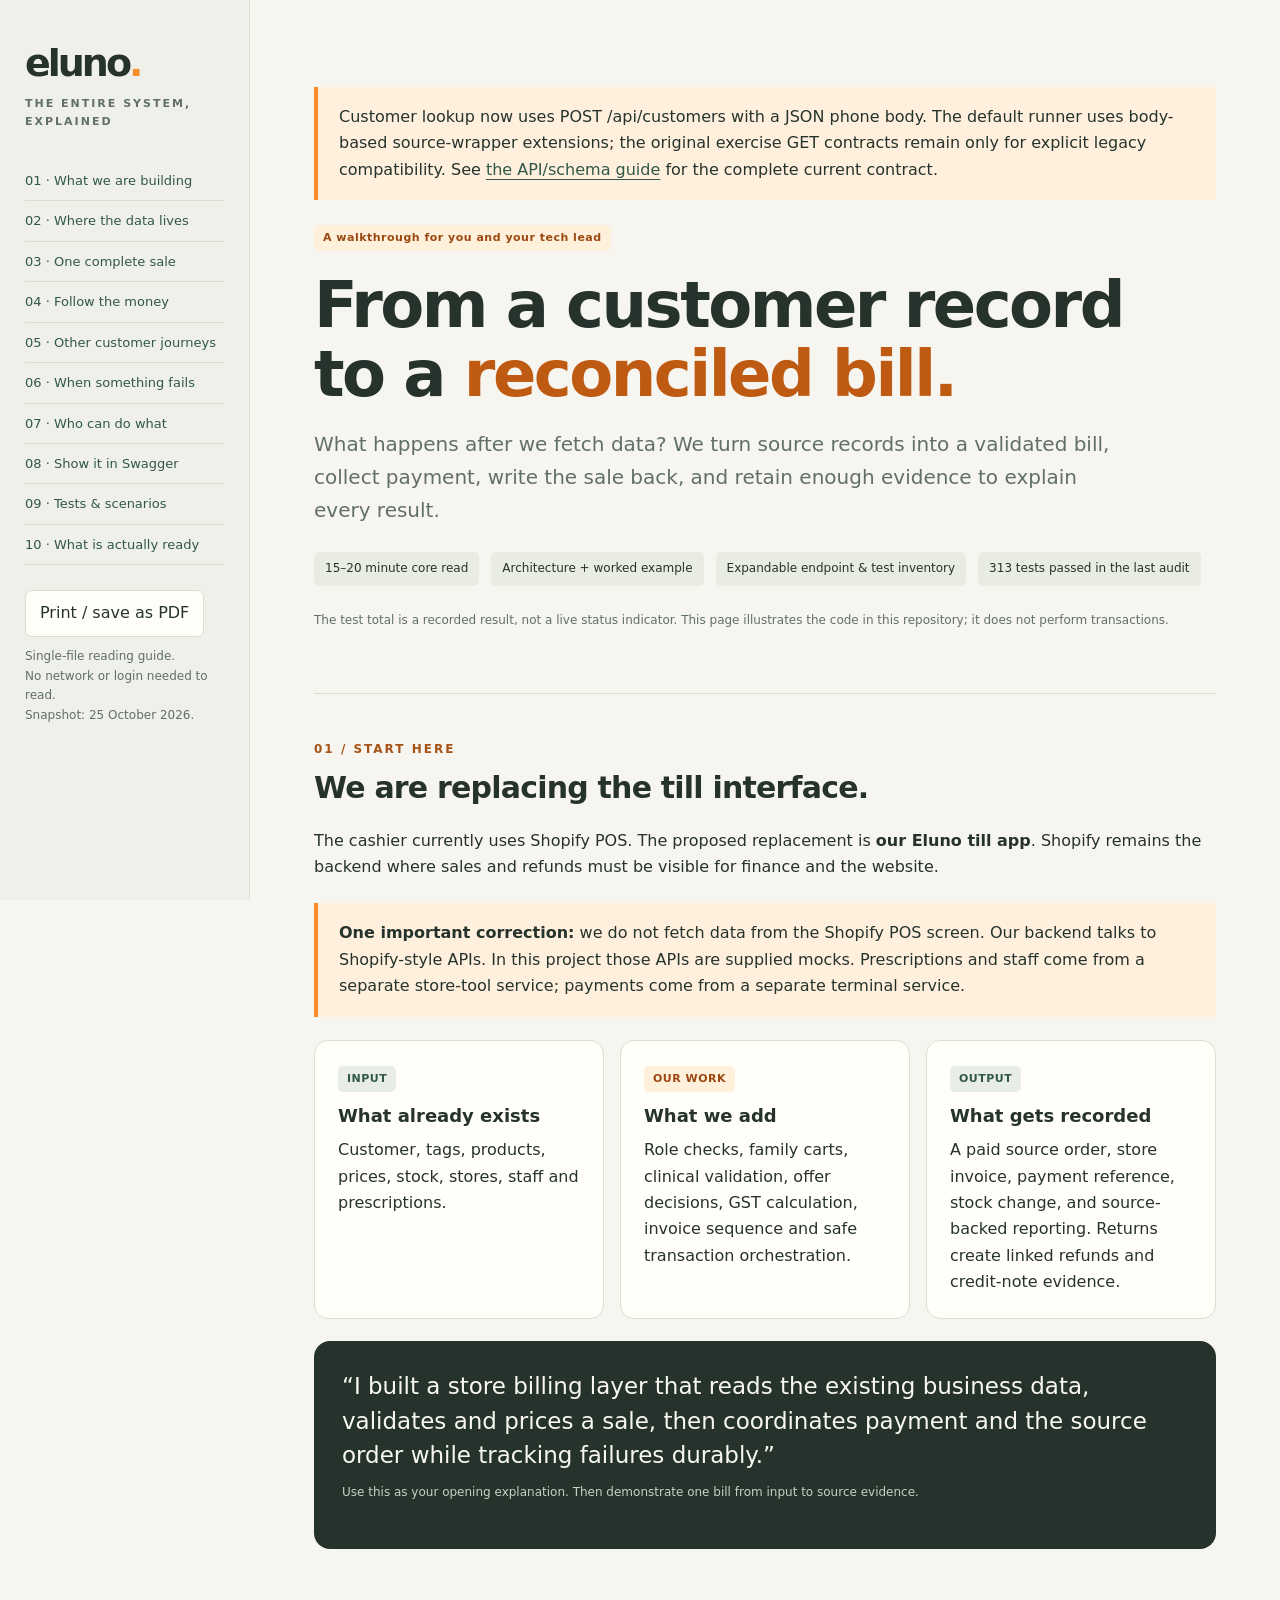
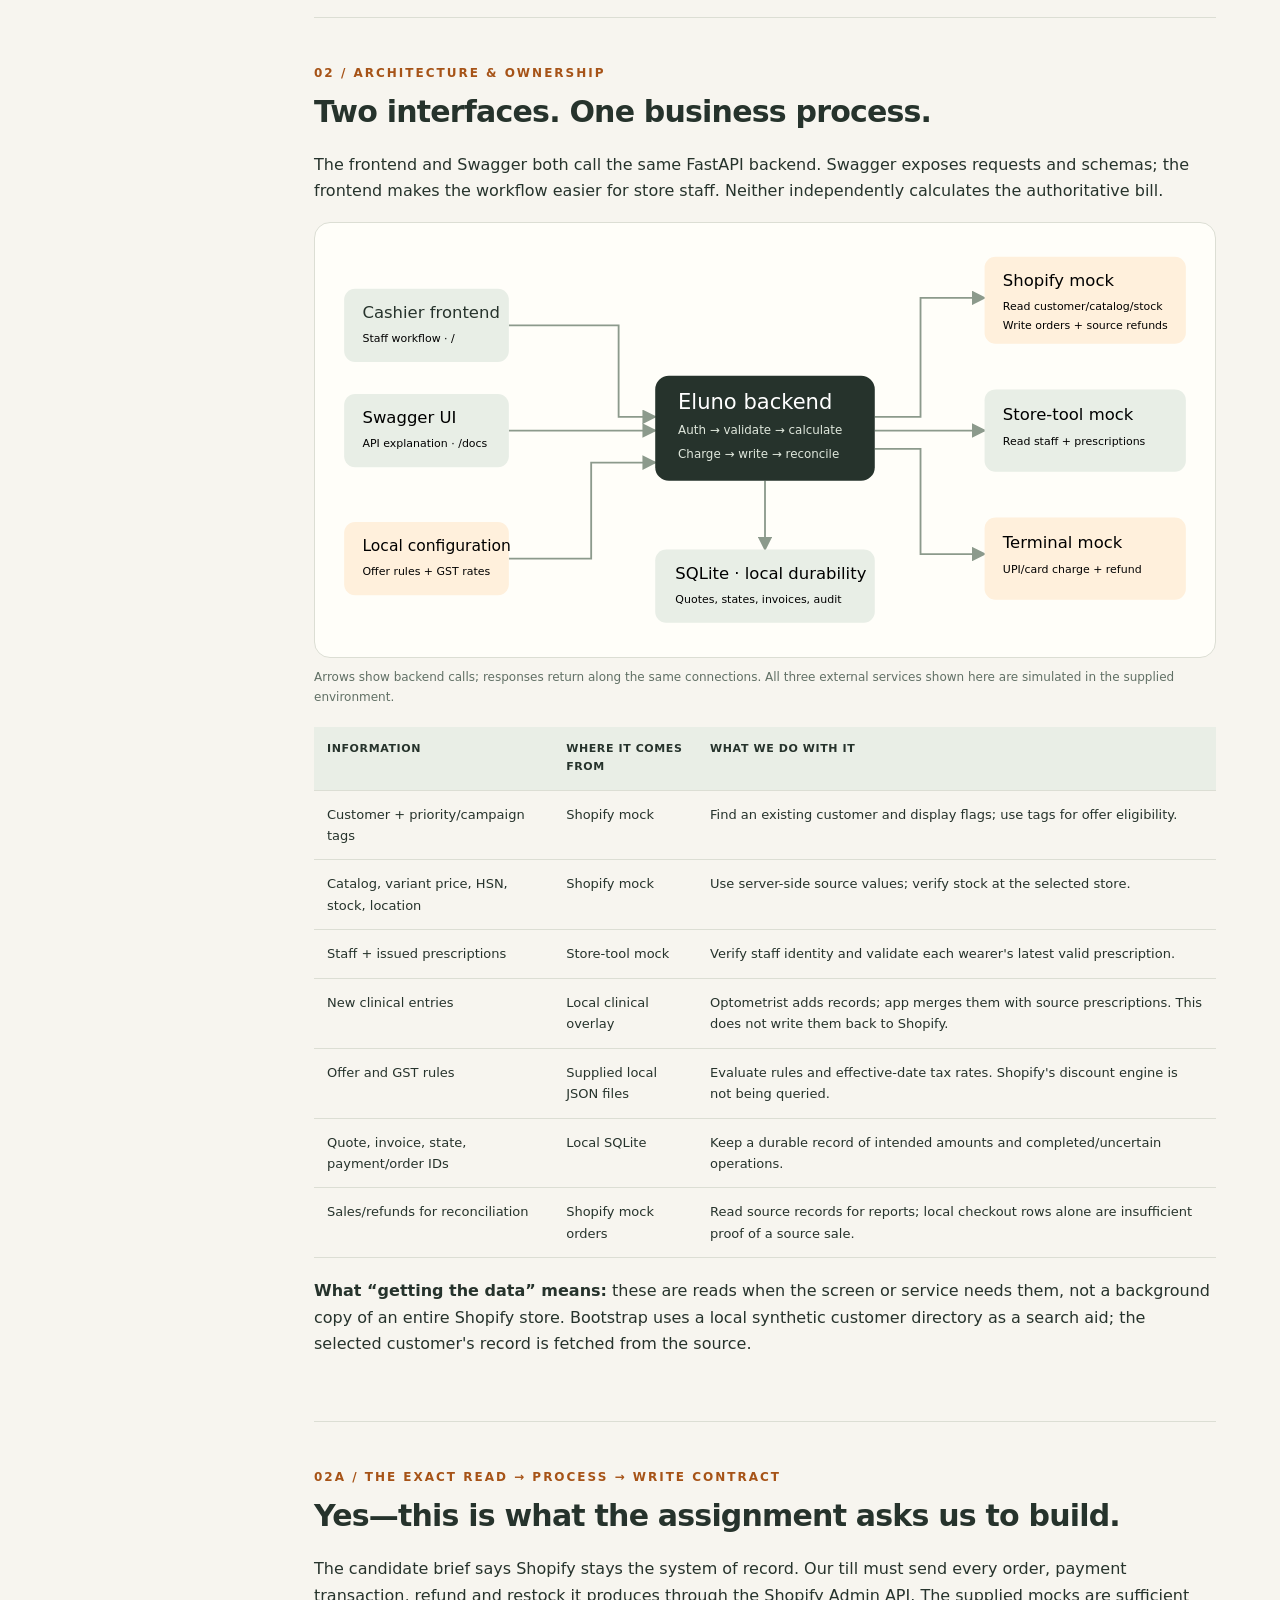
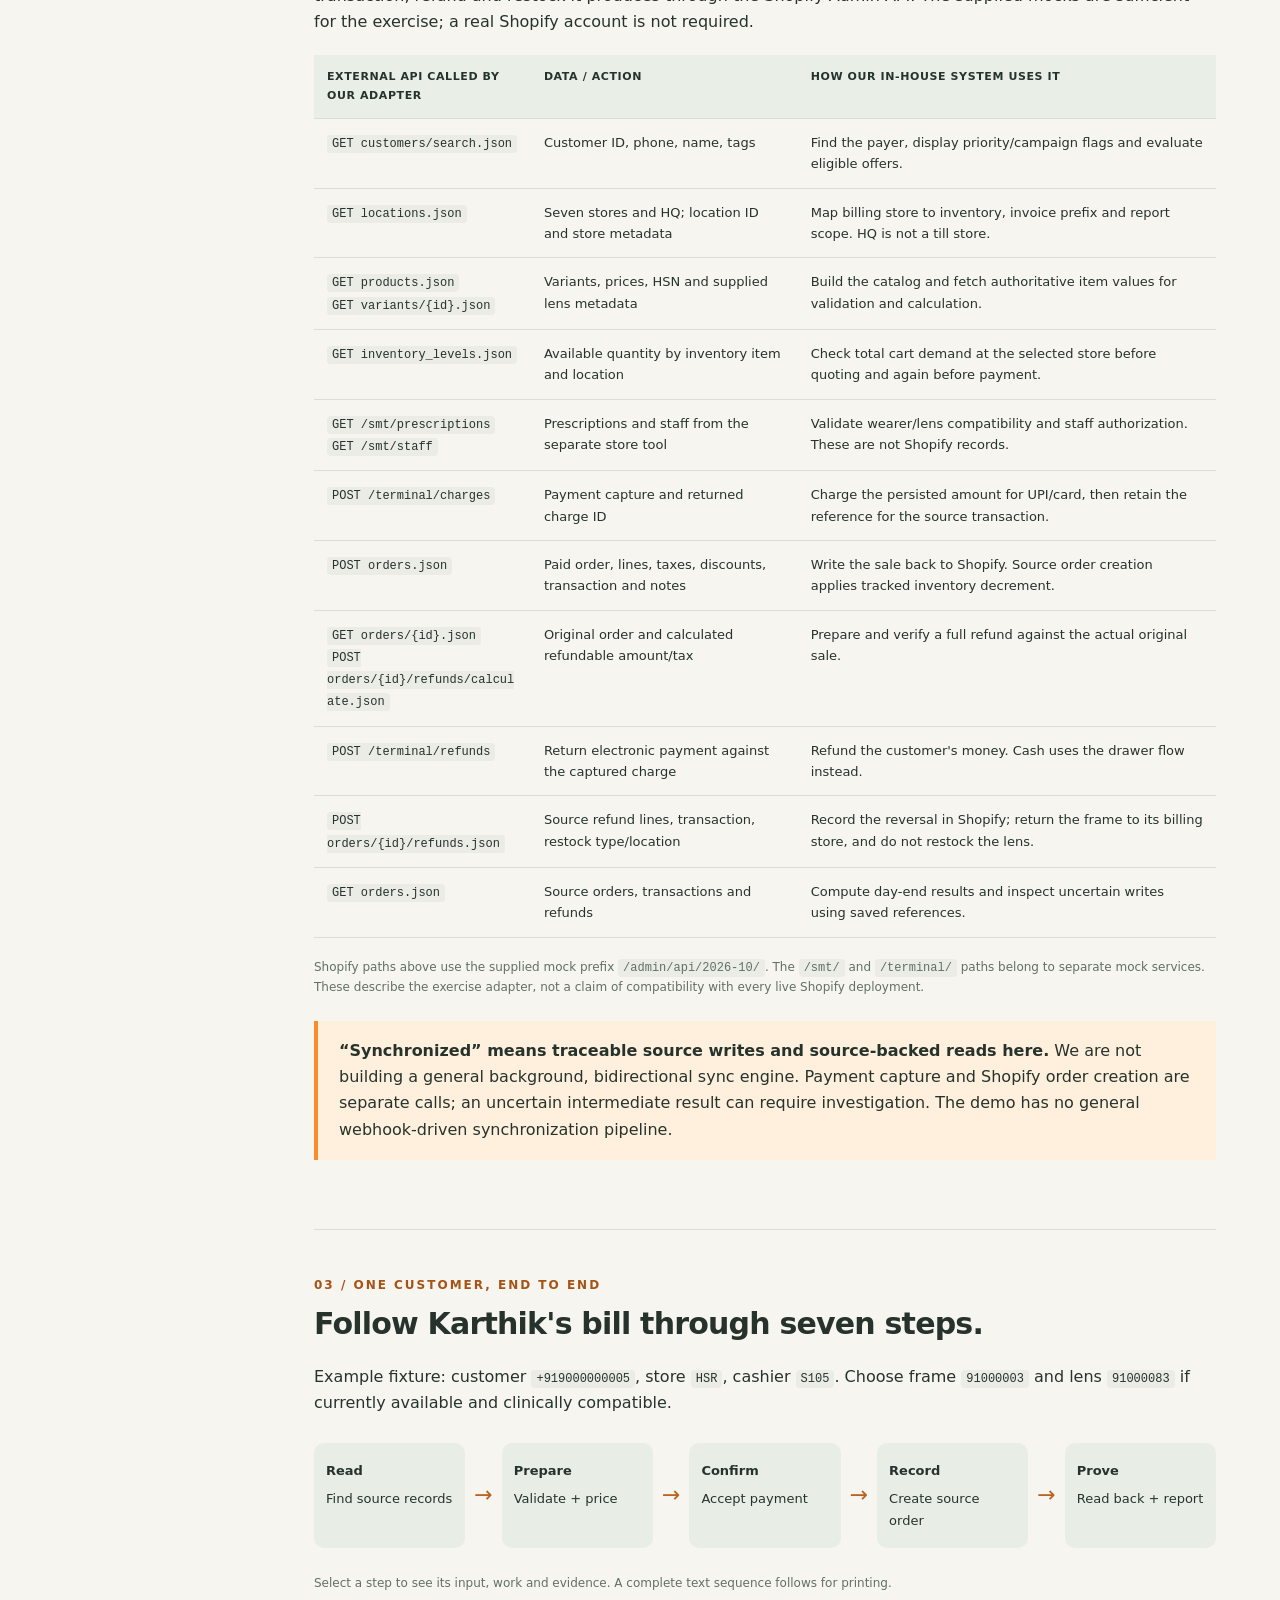
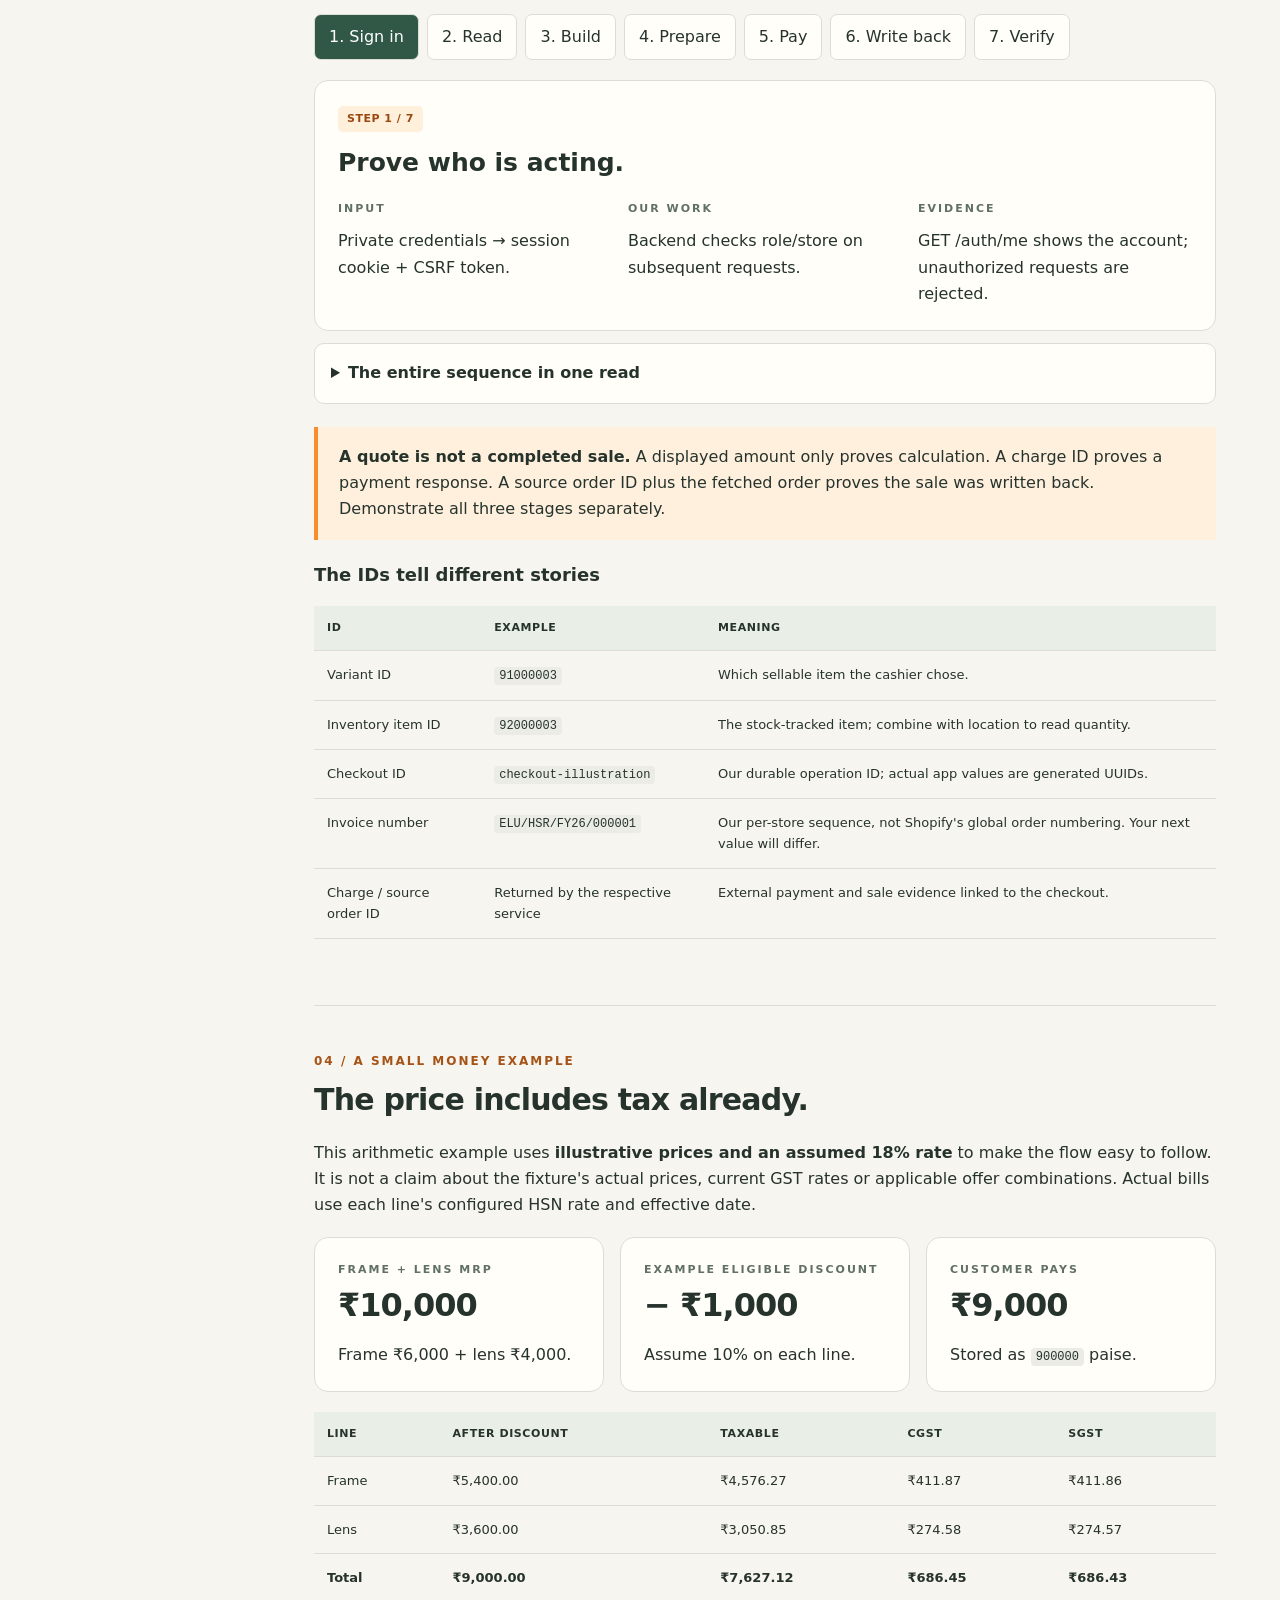
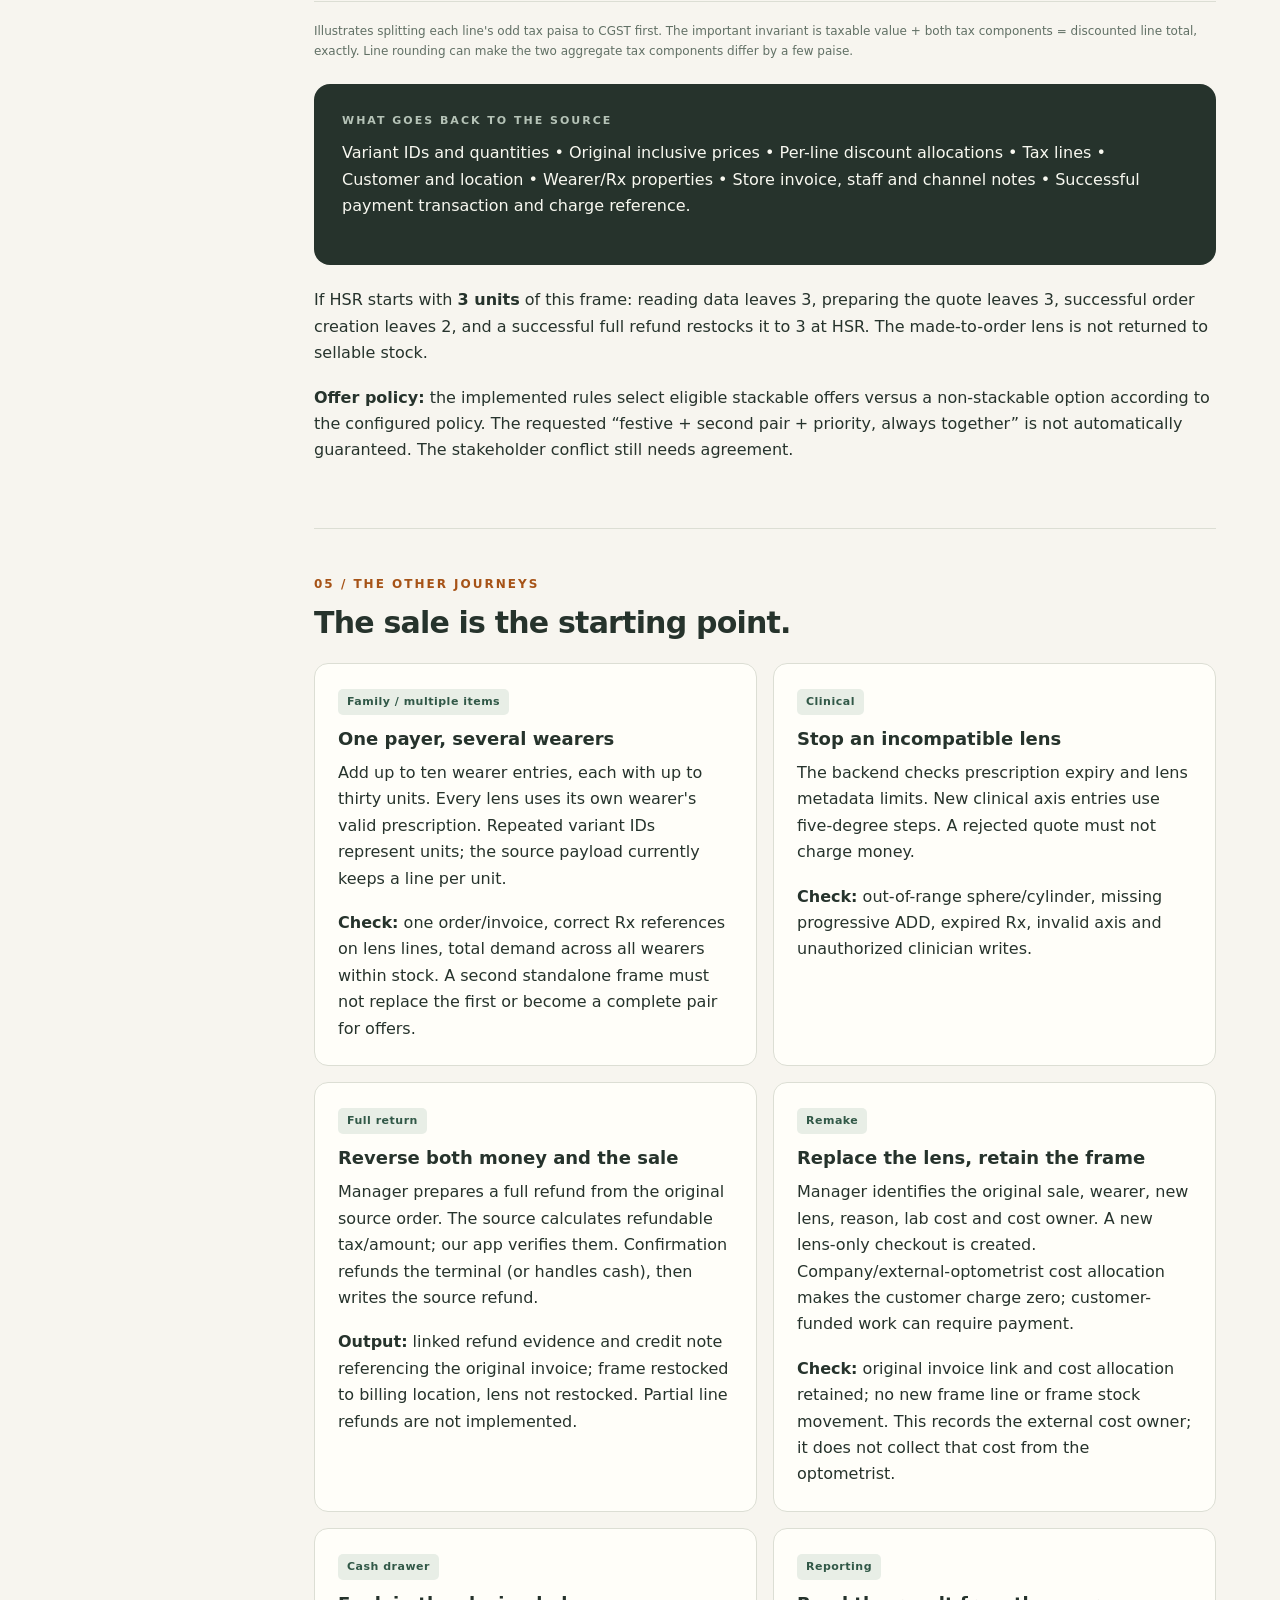
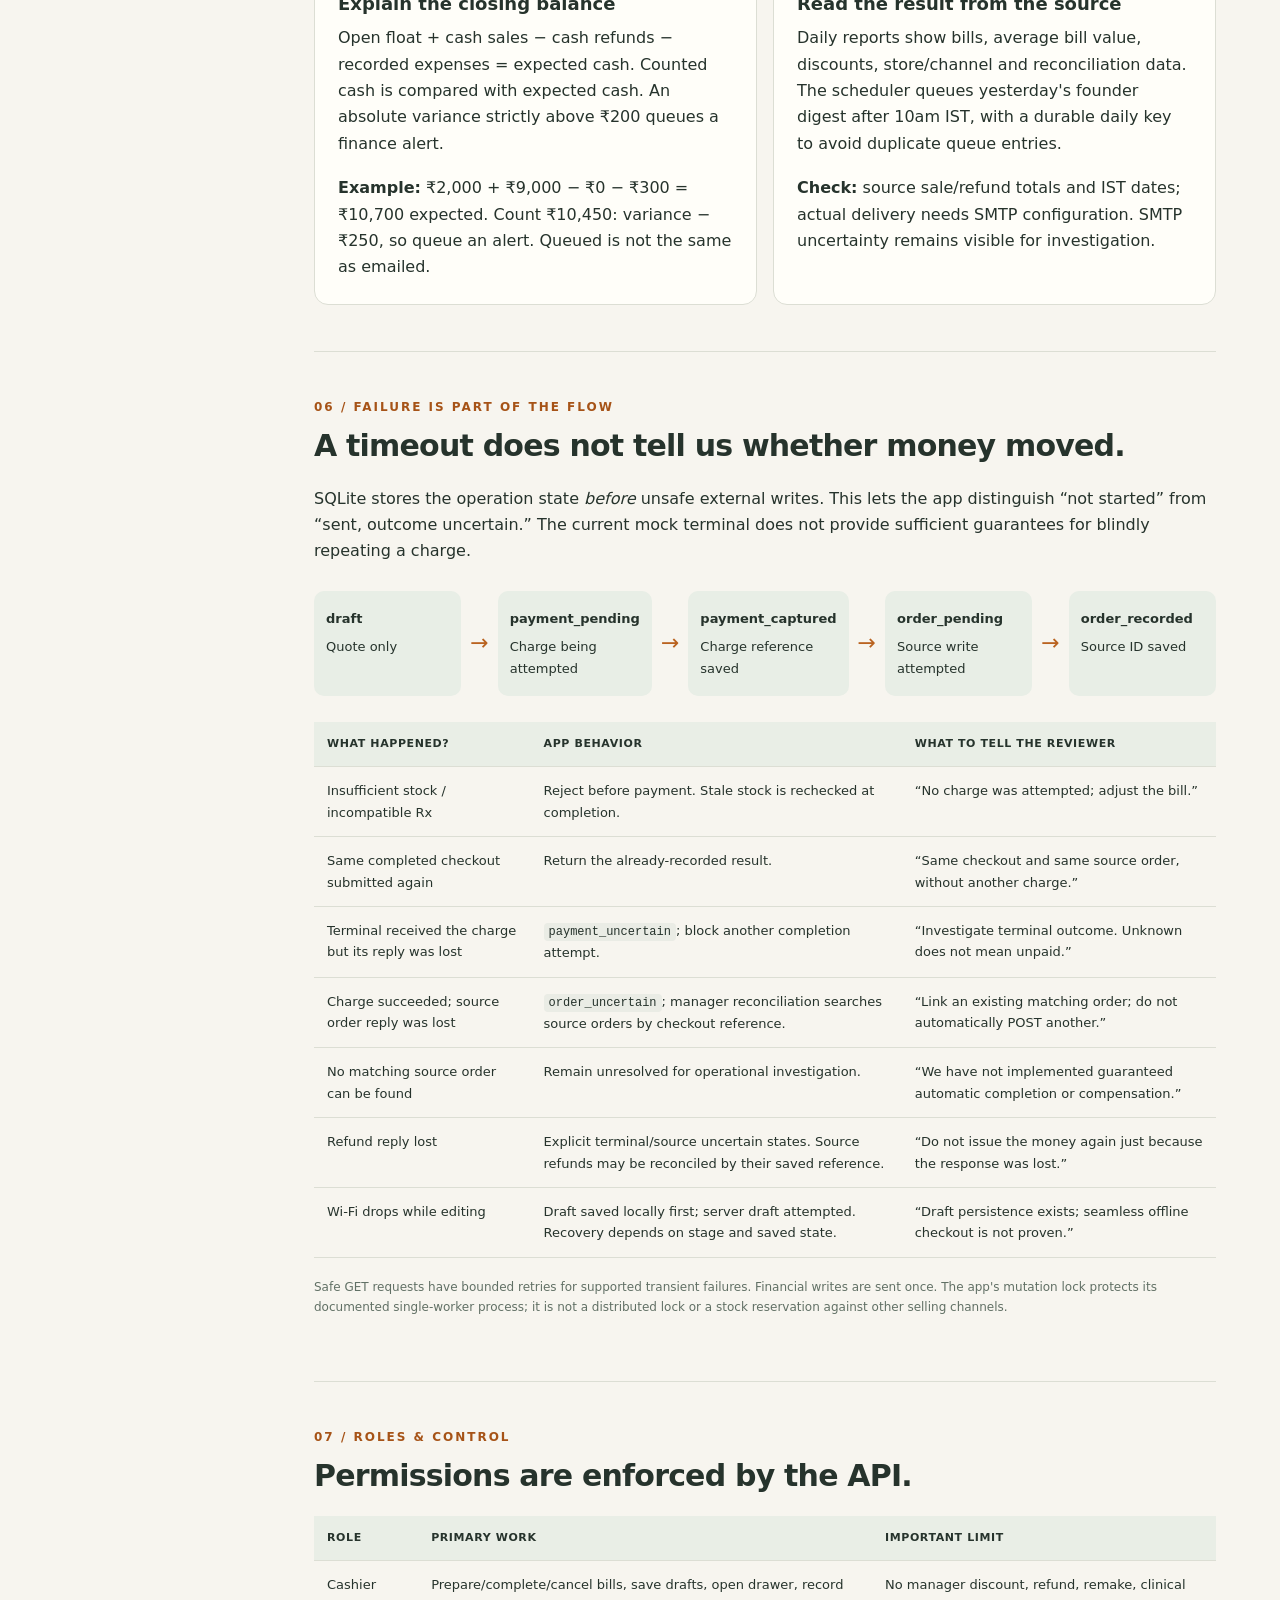
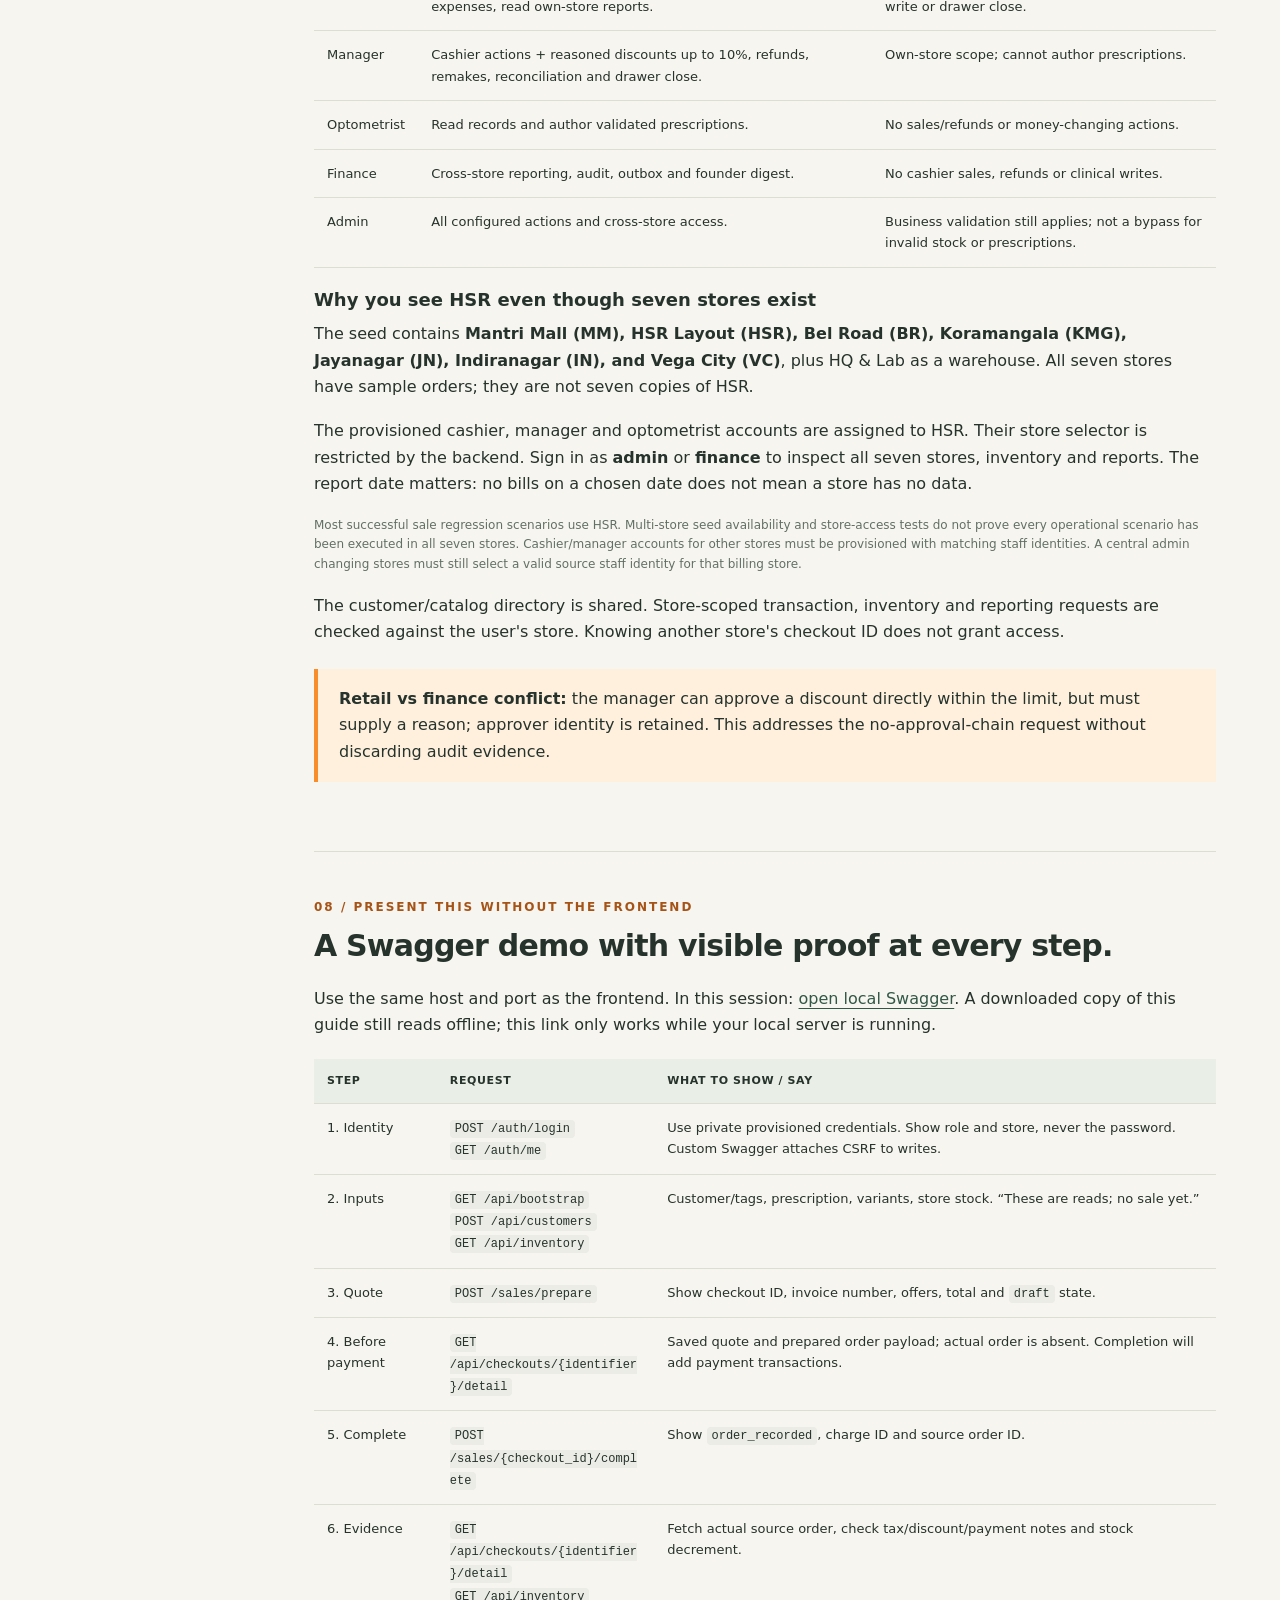
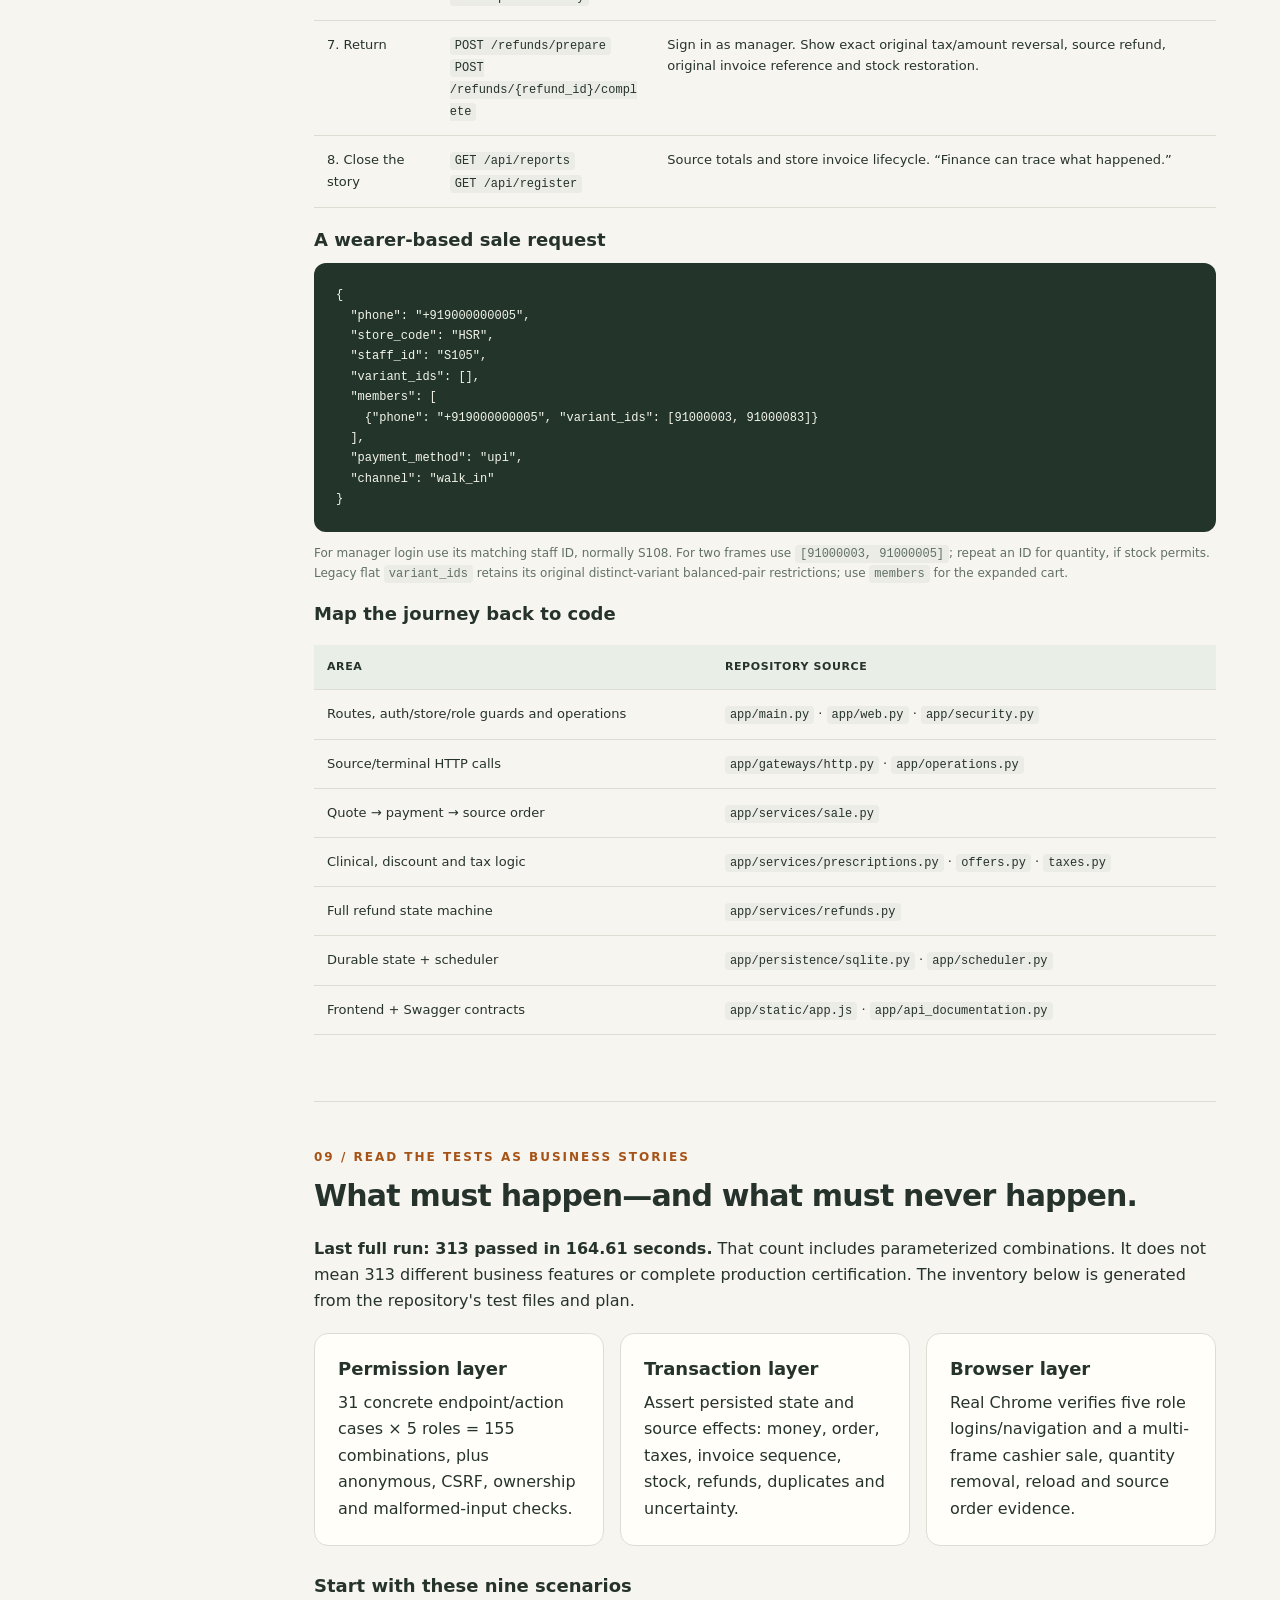
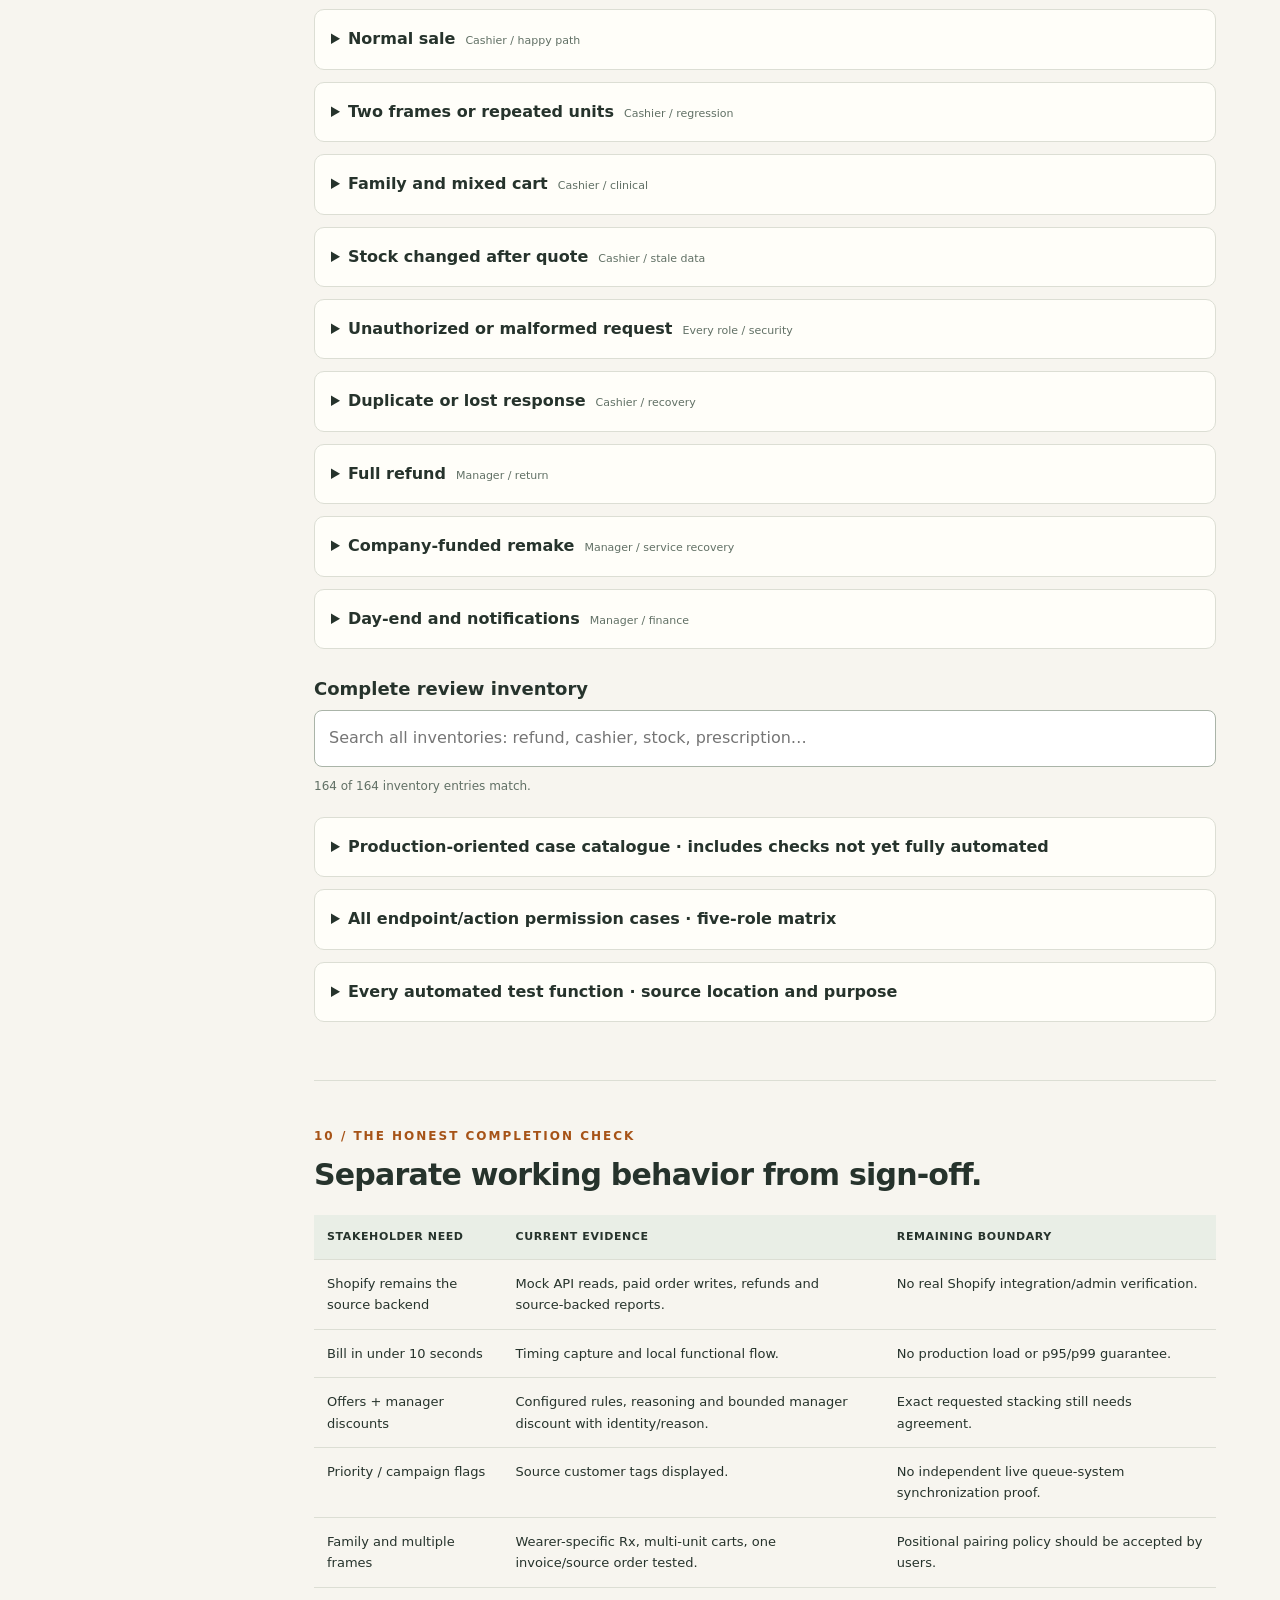
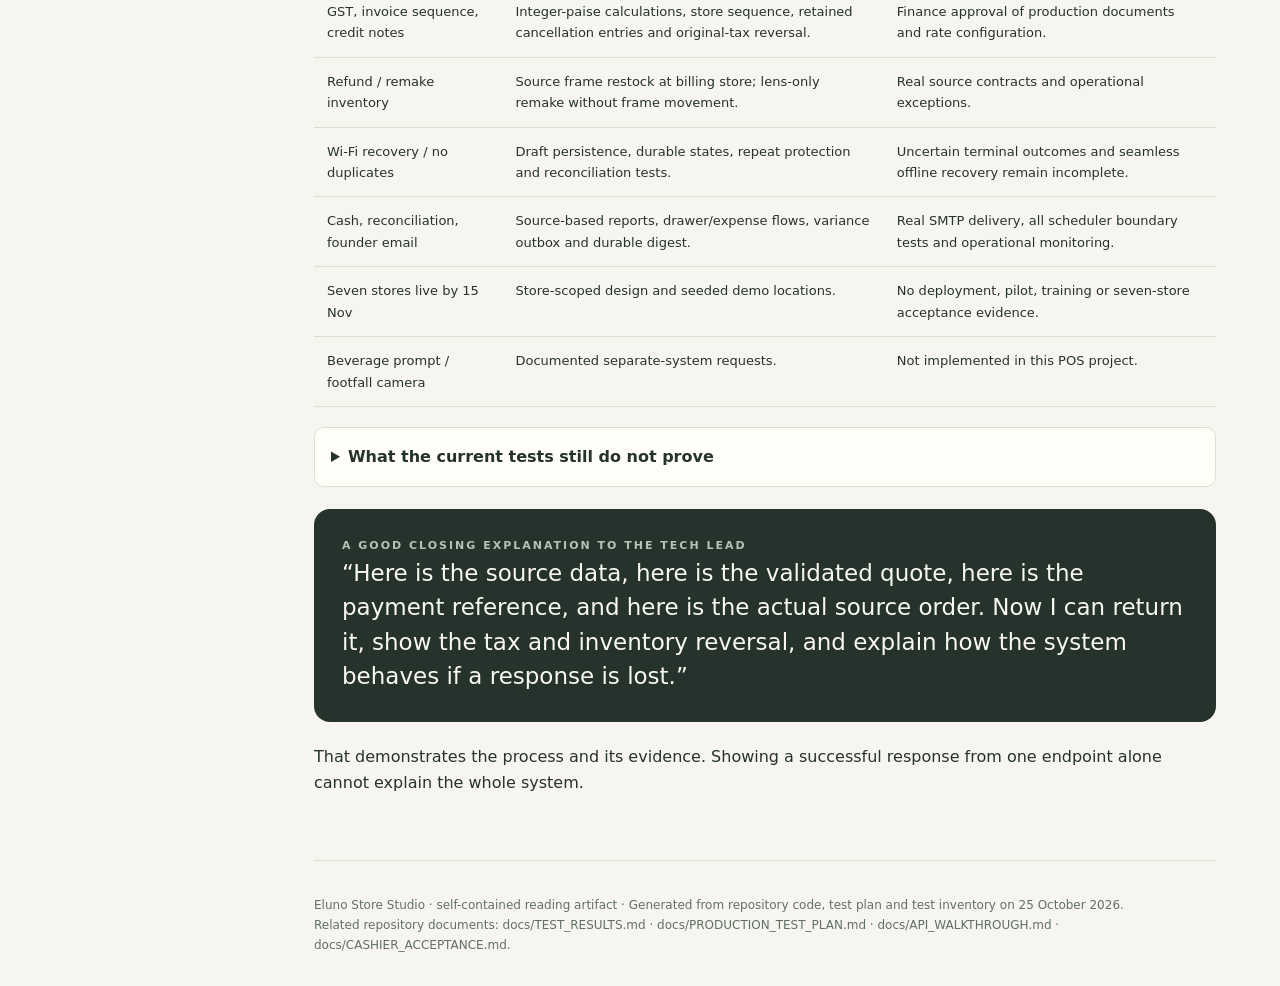
<file: app/static/flow-guide.html>
<!doctype html>
<html lang="en">
<head><meta charset="utf-8"><meta name="viewport" content="width=device-width,initial-scale=1"><title>Eluno • From customer to reconciled bill</title>
<style>
:root{--ink:#26332c;--muted:#617065;--paper:#f7f5ef;--line:#dcded4;--orange:#f88e2b;--green:#315847;--pale:#e8eee6}*{box-sizing:border-box}html{scroll-behavior:smooth;scroll-padding-top:30px}body{margin:0;background:var(--paper);color:var(--ink);font:16px/1.65 system-ui,sans-serif}a{color:var(--green);text-underline-offset:4px}aside{position:fixed;width:250px;height:100vh;padding:32px 25px;background:#eff0e9;border-right:1px solid var(--line);overflow:auto}.brand{font-size:38px;font-weight:800;letter-spacing:-3px}.brand span{color:var(--orange)}.eyebrow{text-transform:uppercase;letter-spacing:2px;font-size:11px;font-weight:750;color:var(--muted)}nav{margin-top:30px}nav a{display:block;text-decoration:none;padding:9px 0;border-bottom:1px solid var(--line);font-size:13px}nav a:hover{color:#aa4b00}main{margin-left:250px;padding:64px clamp(25px,5vw,85px);max-width:1500px}header{padding-bottom:44px;border-bottom:1px solid var(--line)}h1{font-size:clamp(38px,5vw,70px);line-height:1.07;letter-spacing:-2.5px;max-width:850px;margin:20px 0}h1 em{font-style:normal;color:#be5a12}h2{font-size:30px;line-height:1.2;letter-spacing:-.8px;margin:10px 0 22px}h3{line-height:1.3;font-size:18px;margin:0 0 10px}p{margin:10px 0 18px}.lead{font-size:20px;max-width:800px;color:var(--muted)}section{padding:46px 0;border-bottom:1px solid var(--line)}.number{font-size:12px;letter-spacing:2px;color:#a65317;font-weight:800}.grid{display:grid;grid-template-columns:repeat(3,minmax(0,1fr));gap:16px}.two{grid-template-columns:repeat(2,minmax(0,1fr))}.card{border:1px solid var(--line);background:#fffef9;padding:23px;border-radius:14px}.card p:last-child{margin-bottom:0}.pill{display:inline-block;font-size:11px;letter-spacing:.5px;padding:4px 9px;border-radius:5px;background:var(--pale);color:var(--green);font-weight:750}.orange{background:#fff0dc;color:#9b4810}.note{border-left:4px solid var(--orange);background:#fff0de;padding:17px 21px;margin:23px 0}.dark{background:var(--ink);color:#f8f8f0;border-radius:16px;padding:28px;margin:22px 0}.dark .eyebrow{color:#b5c3b7}.dark code{color:#fff;background:#3c4d42}.flow{display:flex;align-items:stretch;gap:9px;margin:26px 0}.flow>div{flex:1;padding:17px 12px;background:var(--pale);border-radius:10px;font-size:13px}.flow b{display:block;margin-bottom:7px}.arrow{align-self:center;font-size:22px;color:#b96320}table{border-collapse:collapse;width:100%;font-size:13px;text-align:left}th{background:#e9eee6;font-size:11px;text-transform:uppercase;letter-spacing:.6px}td,th{border-bottom:1px solid var(--line);padding:13px;vertical-align:top}td code{overflow-wrap:anywhere}.table-wrap{overflow:auto;margin:20px 0}code{font:12px/1.6 ui-monospace,monospace;background:#eaece5;border-radius:4px;padding:2px 5px}pre{background:#23352b;color:#f4f5e9;border-radius:12px;padding:22px;overflow:auto;font-size:12px;line-height:1.7}pre code{background:none;color:inherit;padding:0}.small{font-size:12px;color:var(--muted)}.steps{display:flex;flex-wrap:wrap;gap:8px;margin:20px 0}button{cursor:pointer;font:inherit;border:1px solid var(--line);border-radius:7px;padding:9px 14px;background:#fffef9;color:var(--ink)}button:hover,button[aria-selected=true]{background:var(--green);color:white}.step-panel{min-height:240px}.step-panel h3{font-size:25px}.step-panel .grid{margin-top:20px}.amount{font-size:32px;font-weight:800;letter-spacing:-1px}details{border:1px solid var(--line);border-radius:10px;background:#fffef9;margin:12px 0;padding:16px}summary{cursor:pointer;font-weight:650}details[open] summary{margin-bottom:15px}input[type=search]{width:100%;border:1px solid #aab4a8;border-radius:8px;padding:14px;font:inherit;background:white}.scenario{margin:12px 0}.scenario .tag{font-size:11px;color:var(--muted);font-weight:400;margin-left:10px}svg{width:100%;height:auto;display:block}.legend{display:flex;gap:20px;flex-wrap:wrap;font-size:12px;margin:15px 0}.legend span:before{content:'●';margin-right:6px;color:var(--orange)}.callout{font-size:23px;line-height:1.5;margin:0}.checklist li{margin:10px 0}.readtime{display:flex;gap:12px;flex-wrap:wrap;margin:25px 0}.readtime span{font-size:12px;background:#e9ece2;padding:7px 11px;border-radius:5px}footer{padding-top:35px;color:var(--muted);font-size:12px}[hidden]{display:none!important}#search-count{min-height:22px}.test-name{word-break:break-word}.print{margin-top:25px}ol,ul{padding-left:23px}.flow-caption{max-width:750px}.architecture{background:#fffef9;border:1px solid var(--line);border-radius:16px;padding:20px}
@media(max-width:1000px){aside{position:static;width:auto;height:auto;padding:20px 25px}nav{display:flex;gap:15px;overflow:auto;margin-top:12px}nav a{white-space:nowrap;border:0}aside .small,aside .print{display:none}main{margin:0;padding:35px 25px}.grid{grid-template-columns:1fr 1fr}.flow{flex-wrap:wrap}.flow>div{min-width:140px}}
@media(max-width:600px){.grid,.two{grid-template-columns:1fr}h1{font-size:43px}.architecture{padding:5px}td,th{padding:9px}.flow .arrow{display:none}main{padding:28px 18px}.step-panel{min-height:0}}
@media print{aside,.steps,input,.print,#search-count{display:none}main{margin:0;max-width:none;padding:0}body{font-size:11px;background:white}h1{font-size:38px}h2{font-size:23px}section{padding:22px 0}.card,details,pre,tr{break-inside:avoid}.step-panel{min-height:0}a{color:inherit}header{padding-bottom:15px}.grid{gap:10px}.dark{background:#edf1e9;color:#26332c}details{display:block}footer{padding-top:15px}}
</style></head>
<body>
<aside><div class="brand">eluno<span>.</span></div><div class="eyebrow">The entire system, explained</div><nav aria-label="Guide chapters"><a href="#purpose">01 · What we are building</a><a href="#architecture">02 · Where the data lives</a><a href="#journey">03 · One complete sale</a><a href="#money">04 · Follow the money</a><a href="#branches">05 · Other customer journeys</a><a href="#recovery">06 · When something fails</a><a href="#roles">07 · Who can do what</a><a href="#demo">08 · Show it in Swagger</a><a href="#tests">09 · Tests & scenarios</a><a href="#readiness">10 · What is actually ready</a></nav><button class="print" id="print-button">Print / save as PDF</button><p class="small">Single-file reading guide.<br>No network or login needed to read.<br>Snapshot: 25 October 2026.</p></aside>
<main><div class="note">Customer lookup now uses POST /api/customers with a JSON phone body. The default runner uses body-based source-wrapper extensions; the original exercise GET contracts remain only for explicit legacy compatibility. See <a href="api-schema-guide.html">the API/schema guide</a> for the complete current contract.</div><header><span class="pill orange">A walkthrough for you and your tech lead</span><h1>From a customer record<br>to a <em>reconciled bill.</em></h1><p class="lead">What happens after we fetch data? We turn source records into a validated bill, collect payment, write the sale back, and retain enough evidence to explain every result.</p><div class="readtime"><span>15–20 minute core read</span><span>Architecture + worked example</span><span>Expandable endpoint & test inventory</span><span>313 tests passed in the last audit</span></div><p class="small">The test total is a recorded result, not a live status indicator. This page illustrates the code in this repository; it does not perform transactions.</p></header>

<section id="purpose"><div class="number">01 / START HERE</div><h2>We are replacing the till interface.</h2><p>The cashier currently uses Shopify POS. The proposed replacement is <strong>our Eluno till app</strong>. Shopify remains the backend where sales and refunds must be visible for finance and the website.</p><div class="note"><strong>One important correction:</strong> we do not fetch data from the Shopify POS screen. Our backend talks to Shopify-style APIs. In this project those APIs are supplied mocks. Prescriptions and staff come from a separate store-tool service; payments come from a separate terminal service.</div><div class="grid"><div class="card"><span class="pill">INPUT</span><h3 style="margin-top:12px">What already exists</h3><p>Customer, tags, products, prices, stock, stores, staff and prescriptions.</p></div><div class="card"><span class="pill orange">OUR WORK</span><h3 style="margin-top:12px">What we add</h3><p>Role checks, family carts, clinical validation, offer decisions, GST calculation, invoice sequence and safe transaction orchestration.</p></div><div class="card"><span class="pill">OUTPUT</span><h3 style="margin-top:12px">What gets recorded</h3><p>A paid source order, store invoice, payment reference, stock change, and source-backed reporting. Returns create linked refunds and credit-note evidence.</p></div></div><div class="dark"><p class="callout">“I built a store billing layer that reads the existing business data, validates and prices a sale, then coordinates payment and the source order while tracking failures durably.”</p><p class="small" style="color:#c5d0c6">Use this as your opening explanation. Then demonstrate one bill from input to source evidence.</p></div></section>

<section id="architecture"><div class="number">02 / ARCHITECTURE & OWNERSHIP</div><h2>Two interfaces. One business process.</h2><p>The frontend and Swagger both call the same FastAPI backend. Swagger exposes requests and schemas; the frontend makes the workflow easier for store staff. Neither independently calculates the authoritative bill.</p><div class="architecture"><svg viewBox="0 0 940 430" role="img" aria-labelledby="arch-title arch-desc"><title id="arch-title">Eluno architecture and data ownership</title><desc id="arch-desc">Frontend and Swagger call FastAPI. FastAPI reads and writes Shopify, reads the store tool, charges or refunds the terminal, and persists state in SQLite. Local configuration supplies offers and tax rates.</desc><defs><marker id="arrowhead" markerWidth="8" markerHeight="8" refX="7" refY="4" orient="auto-start-reverse"><path d="M0,0 L8,4 L0,8 Z" fill="#8c9a8c"/></marker></defs><g fill="none" stroke="#8c9a8c" stroke-width="2" marker-end="url(#arrowhead)"><path d="M190 90 H310 V190 H350"/><path d="M190 205 H350"/><path d="M590 190 H640 V60 H710"/><path d="M590 205 H710"/><path d="M590 225 H640 V340 H710"/><path d="M470 260 V335"/><path d="M190 345 H280 V240 H350"/></g><g font-family="system-ui,sans-serif"><rect x="10" y="50" width="180" height="80" rx="12" fill="#e8eee6"/><text x="30" y="82" font-size="18" fill="#26332c">Cashier frontend</text><text x="30" y="108" font-size="12">Staff workflow · /</text><rect x="10" y="165" width="180" height="80" rx="12" fill="#e8eee6"/><text x="30" y="197" font-size="18">Swagger UI</text><text x="30" y="223" font-size="12">API explanation · /docs</text><rect x="10" y="305" width="180" height="80" rx="12" fill="#fff0dc"/><text x="30" y="337" font-size="17">Local configuration</text><text x="30" y="363" font-size="12">Offer rules + GST rates</text><rect x="350" y="145" width="240" height="115" rx="15" fill="#26332c"/><text x="375" y="181" font-size="23" fill="white">Eluno backend</text><text x="375" y="209" font-size="13" fill="#dfe7dc">Auth → validate → calculate</text><text x="375" y="235" font-size="13" fill="#dfe7dc">Charge → write → reconcile</text><rect x="350" y="335" width="240" height="80" rx="12" fill="#e8eee6"/><text x="372" y="367" font-size="18">SQLite · local durability</text><text x="372" y="393" font-size="12">Quotes, states, invoices, audit</text><rect x="710" y="15" width="220" height="95" rx="12" fill="#fff0dc"/><text x="730" y="47" font-size="18">Shopify mock</text><text x="730" y="73" font-size="12">Read customer/catalog/stock</text><text x="730" y="94" font-size="12">Write orders + source refunds</text><rect x="710" y="160" width="220" height="90" rx="12" fill="#e8eee6"/><text x="730" y="193" font-size="18">Store-tool mock</text><text x="730" y="221" font-size="12">Read staff + prescriptions</text><rect x="710" y="300" width="220" height="90" rx="12" fill="#fff0dc"/><text x="730" y="333" font-size="18">Terminal mock</text><text x="730" y="361" font-size="12">UPI/card charge + refund</text></g></svg></div><p class="small">Arrows show backend calls; responses return along the same connections. All three external services shown here are simulated in the supplied environment.</p>
<div class="table-wrap"><table><thead><tr><th>Information</th><th>Where it comes from</th><th>What we do with it</th></tr></thead><tbody><tr><td>Customer + priority/campaign tags</td><td>Shopify mock</td><td>Find an existing customer and display flags; use tags for offer eligibility.</td></tr><tr><td>Catalog, variant price, HSN, stock, location</td><td>Shopify mock</td><td>Use server-side source values; verify stock at the selected store.</td></tr><tr><td>Staff + issued prescriptions</td><td>Store-tool mock</td><td>Verify staff identity and validate each wearer's latest valid prescription.</td></tr><tr><td>New clinical entries</td><td>Local clinical overlay</td><td>Optometrist adds records; app merges them with source prescriptions. This does not write them back to Shopify.</td></tr><tr><td>Offer and GST rules</td><td>Supplied local JSON files</td><td>Evaluate rules and effective-date tax rates. Shopify's discount engine is not being queried.</td></tr><tr><td>Quote, invoice, state, payment/order IDs</td><td>Local SQLite</td><td>Keep a durable record of intended amounts and completed/uncertain operations.</td></tr><tr><td>Sales/refunds for reconciliation</td><td>Shopify mock orders</td><td>Read source records for reports; local checkout rows alone are insufficient proof of a source sale.</td></tr></tbody></table></div><p><strong>What “getting the data” means:</strong> these are reads when the screen or service needs them, not a background copy of an entire Shopify store. Bootstrap uses a local synthetic customer directory as a search aid; the selected customer's record is fetched from the source.</p></section>

<section id="source-contract"><div class="number">02A / THE EXACT READ → PROCESS → WRITE CONTRACT</div><h2>Yes—this is what the assignment asks us to build.</h2><p>The candidate brief says Shopify stays the system of record. Our till must send every order, payment transaction, refund and restock it produces through the Shopify Admin API. The supplied mocks are sufficient for the exercise; a real Shopify account is not required.</p><div class="table-wrap"><table><thead><tr><th>External API called by our adapter</th><th>Data / action</th><th>How our in-house system uses it</th></tr></thead><tbody>
<tr><td><code>GET customers/search.json</code></td><td>Customer ID, phone, name, tags</td><td>Find the payer, display priority/campaign flags and evaluate eligible offers.</td></tr>
<tr><td><code>GET locations.json</code></td><td>Seven stores and HQ; location ID and store metadata</td><td>Map billing store to inventory, invoice prefix and report scope. HQ is not a till store.</td></tr>
<tr><td><code>GET products.json</code><br><code>GET variants/{id}.json</code></td><td>Variants, prices, HSN and supplied lens metadata</td><td>Build the catalog and fetch authoritative item values for validation and calculation.</td></tr>
<tr><td><code>GET inventory_levels.json</code></td><td>Available quantity by inventory item and location</td><td>Check total cart demand at the selected store before quoting and again before payment.</td></tr>
<tr><td><code>GET /smt/prescriptions</code><br><code>GET /smt/staff</code></td><td>Prescriptions and staff from the separate store tool</td><td>Validate wearer/lens compatibility and staff authorization. These are not Shopify records.</td></tr>
<tr><td><code>POST /terminal/charges</code></td><td>Payment capture and returned charge ID</td><td>Charge the persisted amount for UPI/card, then retain the reference for the source transaction.</td></tr>
<tr><td><code>POST orders.json</code></td><td>Paid order, lines, taxes, discounts, transaction and notes</td><td>Write the sale back to Shopify. Source order creation applies tracked inventory decrement.</td></tr>
<tr><td><code>GET orders/{id}.json</code><br><code>POST orders/{id}/refunds/calculate.json</code></td><td>Original order and calculated refundable amount/tax</td><td>Prepare and verify a full refund against the actual original sale.</td></tr>
<tr><td><code>POST /terminal/refunds</code></td><td>Return electronic payment against the captured charge</td><td>Refund the customer's money. Cash uses the drawer flow instead.</td></tr>
<tr><td><code>POST orders/{id}/refunds.json</code></td><td>Source refund lines, transaction, restock type/location</td><td>Record the reversal in Shopify; return the frame to its billing store, and do not restock the lens.</td></tr>
<tr><td><code>GET orders.json</code></td><td>Source orders, transactions and refunds</td><td>Compute day-end results and inspect uncertain writes using saved references.</td></tr>
</tbody></table></div><p class="small">Shopify paths above use the supplied mock prefix <code>/admin/api/2026-10/</code>. The <code>/smt/</code> and <code>/terminal/</code> paths belong to separate mock services. These describe the exercise adapter, not a claim of compatibility with every live Shopify deployment.</p><div class="note"><strong>“Synchronized” means traceable source writes and source-backed reads here.</strong> We are not building a general background, bidirectional sync engine. Payment capture and Shopify order creation are separate calls; an uncertain intermediate result can require investigation. The demo has no general webhook-driven synchronization pipeline.</div></section>
<section id="journey"><div class="number">03 / ONE CUSTOMER, END TO END</div><h2>Follow Karthik's bill through seven steps.</h2><p>Example fixture: customer <code>+919000000005</code>, store <code>HSR</code>, cashier <code>S105</code>. Choose frame <code>91000003</code> and lens <code>91000083</code> if currently available and clinically compatible.</p><div class="flow"><div><b>Read</b>Find source records</div><span class="arrow">→</span><div><b>Prepare</b>Validate + price</div><span class="arrow">→</span><div><b>Confirm</b>Accept payment</div><span class="arrow">→</span><div><b>Record</b>Create source order</div><span class="arrow">→</span><div><b>Prove</b>Read back + report</div></div><p class="small">Select a step to see its input, work and evidence. A complete text sequence follows for printing.</p><div class="steps" role="tablist" aria-label="Sale steps" id="step-buttons"></div><div id="step-panel" class="card step-panel" role="tabpanel" aria-live="polite"></div>
<details><summary>The entire sequence in one read</summary><ol class="checklist"><li><strong>Authenticate.</strong> The browser receives a session cookie. The backend checks role, store ownership and a CSRF token on writes. Staff identity in the request must match the signed-in staff account, except the documented admin behavior.</li><li><strong>Read source data.</strong> Load products and location, find the customer, fetch staff and wearer prescriptions, and read inventory for HSR. No money or stock moves.</li><li><strong>Build the cart.</strong> Associate selections with wearers. Multiple frames and repeated SKU units are supported through <code>members</code>. Frames and lenses pair in their selection order within each wearer; extra items remain standalone.</li><li><strong>Prepare.</strong> Backend fetches source values, checks stock demand and Rx compatibility, evaluates offers, calculates inclusive GST, reserves a store invoice number and saves the immutable quote. The status is <code>draft</code>. There is no terminal charge, source order or stock reservation yet.</li><li><strong>Confirm payment.</strong> Backend loads the saved quote and rechecks stock. It persists a payment reference and pending state before sending a single UPI/card charge request. Cash requires an open drawer and bypasses the electronic terminal.</li><li><strong>Create the source order.</strong> After a successful charge, add the payment transaction to the prepared payload and POST the order. The source decrements tracked inventory. Save the returned order ID and mark <code>order_recorded</code>; mark the invoice issued.</li><li><strong>Read back and reconcile.</strong> Fetch checkout detail, which includes the actual source order. Display invoice and references. Source reports include the sale in its store/channel and compare recorded source payments with sales/refunds.</li></ol></details>
<div class="note"><strong>A quote is not a completed sale.</strong> A displayed amount only proves calculation. A charge ID proves a payment response. A source order ID plus the fetched order proves the sale was written back. Demonstrate all three stages separately.</div>
<h3>The IDs tell different stories</h3><div class="table-wrap"><table><thead><tr><th>ID</th><th>Example</th><th>Meaning</th></tr></thead><tbody><tr><td>Variant ID</td><td><code>91000003</code></td><td>Which sellable item the cashier chose.</td></tr><tr><td>Inventory item ID</td><td><code>92000003</code></td><td>The stock-tracked item; combine with location to read quantity.</td></tr><tr><td>Checkout ID</td><td><code>checkout-illustration</code></td><td>Our durable operation ID; actual app values are generated UUIDs.</td></tr><tr><td>Invoice number</td><td><code>ELU/HSR/FY26/000001</code></td><td>Our per-store sequence, not Shopify's global order numbering. Your next value will differ.</td></tr><tr><td>Charge / source order ID</td><td>Returned by the respective service</td><td>External payment and sale evidence linked to the checkout.</td></tr></tbody></table></div></section>

<section id="money"><div class="number">04 / A SMALL MONEY EXAMPLE</div><h2>The price includes tax already.</h2><p>This arithmetic example uses <strong>illustrative prices and an assumed 18% rate</strong> to make the flow easy to follow. It is not a claim about the fixture's actual prices, current GST rates or applicable offer combinations. Actual bills use each line's configured HSN rate and effective date.</p><div class="grid"><div class="card"><div class="eyebrow">Frame + lens MRP</div><div class="amount">₹10,000</div><p>Frame ₹6,000 + lens ₹4,000.</p></div><div class="card"><div class="eyebrow">Example eligible discount</div><div class="amount">− ₹1,000</div><p>Assume 10% on each line.</p></div><div class="card"><div class="eyebrow">Customer pays</div><div class="amount">₹9,000</div><p>Stored as <code>900000</code> paise.</p></div></div><div class="table-wrap"><table><thead><tr><th>Line</th><th>After discount</th><th>Taxable</th><th>CGST</th><th>SGST</th></tr></thead><tbody><tr><td>Frame</td><td>₹5,400.00</td><td>₹4,576.27</td><td>₹411.87</td><td>₹411.86</td></tr><tr><td>Lens</td><td>₹3,600.00</td><td>₹3,050.85</td><td>₹274.58</td><td>₹274.57</td></tr><tr><td><strong>Total</strong></td><td><strong>₹9,000.00</strong></td><td><strong>₹7,627.12</strong></td><td><strong>₹686.45</strong></td><td><strong>₹686.43</strong></td></tr></tbody></table></div><p class="small">Illustrates splitting each line's odd tax paisa to CGST first. The important invariant is taxable value + both tax components = discounted line total, exactly. Line rounding can make the two aggregate tax components differ by a few paise.</p><div class="dark"><div class="eyebrow">What goes back to the source</div><p>Variant IDs and quantities • Original inclusive prices • Per-line discount allocations • Tax lines • Customer and location • Wearer/Rx properties • Store invoice, staff and channel notes • Successful payment transaction and charge reference.</p></div><p>If HSR starts with <strong>3 units</strong> of this frame: reading data leaves 3, preparing the quote leaves 3, successful order creation leaves 2, and a successful full refund restocks it to 3 at HSR. The made-to-order lens is not returned to sellable stock.</p><p><strong>Offer policy:</strong> the implemented rules select eligible stackable offers versus a non-stackable option according to the configured policy. The requested “festive + second pair + priority, always together” is not automatically guaranteed. The stakeholder conflict still needs agreement.</p></section>

<section id="branches"><div class="number">05 / THE OTHER JOURNEYS</div><h2>The sale is the starting point.</h2><div class="grid two"><div class="card"><span class="pill">Family / multiple items</span><h3 style="margin-top:12px">One payer, several wearers</h3><p>Add up to ten wearer entries, each with up to thirty units. Every lens uses its own wearer's valid prescription. Repeated variant IDs represent units; the source payload currently keeps a line per unit.</p><p><strong>Check:</strong> one order/invoice, correct Rx references on lens lines, total demand across all wearers within stock. A second standalone frame must not replace the first or become a complete pair for offers.</p></div><div class="card"><span class="pill">Clinical</span><h3 style="margin-top:12px">Stop an incompatible lens</h3><p>The backend checks prescription expiry and lens metadata limits. New clinical axis entries use five-degree steps. A rejected quote must not charge money.</p><p><strong>Check:</strong> out-of-range sphere/cylinder, missing progressive ADD, expired Rx, invalid axis and unauthorized clinician writes.</p></div><div class="card"><span class="pill">Full return</span><h3 style="margin-top:12px">Reverse both money and the sale</h3><p>Manager prepares a full refund from the original source order. The source calculates refundable tax/amount; our app verifies them. Confirmation refunds the terminal (or handles cash), then writes the source refund.</p><p><strong>Output:</strong> linked refund evidence and credit note referencing the original invoice; frame restocked to billing location, lens not restocked. Partial line refunds are not implemented.</p></div><div class="card"><span class="pill">Remake</span><h3 style="margin-top:12px">Replace the lens, retain the frame</h3><p>Manager identifies the original sale, wearer, new lens, reason, lab cost and cost owner. A new lens-only checkout is created. Company/external-optometrist cost allocation makes the customer charge zero; customer-funded work can require payment.</p><p><strong>Check:</strong> original invoice link and cost allocation retained; no new frame line or frame stock movement. This records the external cost owner; it does not collect that cost from the optometrist.</p></div><div class="card"><span class="pill">Cash drawer</span><h3 style="margin-top:12px">Explain the closing balance</h3><p>Open float + cash sales − cash refunds − recorded expenses = expected cash. Counted cash is compared with expected cash. An absolute variance strictly above ₹200 queues a finance alert.</p><p><strong>Example:</strong> ₹2,000 + ₹9,000 − ₹0 − ₹300 = ₹10,700 expected. Count ₹10,450: variance −₹250, so queue an alert. Queued is not the same as emailed.</p></div><div class="card"><span class="pill">Reporting</span><h3 style="margin-top:12px">Read the result from the source</h3><p>Daily reports show bills, average bill value, discounts, store/channel and reconciliation data. The scheduler queues yesterday's founder digest after 10am IST, with a durable daily key to avoid duplicate queue entries.</p><p><strong>Check:</strong> source sale/refund totals and IST dates; actual delivery needs SMTP configuration. SMTP uncertainty remains visible for investigation.</p></div></div></section>

<section id="recovery"><div class="number">06 / FAILURE IS PART OF THE FLOW</div><h2>A timeout does not tell us whether money moved.</h2><p>SQLite stores the operation state <em>before</em> unsafe external writes. This lets the app distinguish “not started” from “sent, outcome uncertain.” The current mock terminal does not provide sufficient guarantees for blindly repeating a charge.</p><div class="flow"><div><b>draft</b>Quote only</div><span class="arrow">→</span><div><b>payment_pending</b>Charge being attempted</div><span class="arrow">→</span><div><b>payment_captured</b>Charge reference saved</div><span class="arrow">→</span><div><b>order_pending</b>Source write attempted</div><span class="arrow">→</span><div><b>order_recorded</b>Source ID saved</div></div><div class="table-wrap"><table><thead><tr><th>What happened?</th><th>App behavior</th><th>What to tell the reviewer</th></tr></thead><tbody><tr><td>Insufficient stock / incompatible Rx</td><td>Reject before payment. Stale stock is rechecked at completion.</td><td>“No charge was attempted; adjust the bill.”</td></tr><tr><td>Same completed checkout submitted again</td><td>Return the already-recorded result.</td><td>“Same checkout and same source order, without another charge.”</td></tr><tr><td>Terminal received the charge but its reply was lost</td><td><code>payment_uncertain</code>; block another completion attempt.</td><td>“Investigate terminal outcome. Unknown does not mean unpaid.”</td></tr><tr><td>Charge succeeded; source order reply was lost</td><td><code>order_uncertain</code>; manager reconciliation searches source orders by checkout reference.</td><td>“Link an existing matching order; do not automatically POST another.”</td></tr><tr><td>No matching source order can be found</td><td>Remain unresolved for operational investigation.</td><td>“We have not implemented guaranteed automatic completion or compensation.”</td></tr><tr><td>Refund reply lost</td><td>Explicit terminal/source uncertain states. Source refunds may be reconciled by their saved reference.</td><td>“Do not issue the money again just because the response was lost.”</td></tr><tr><td>Wi-Fi drops while editing</td><td>Draft saved locally first; server draft attempted. Recovery depends on stage and saved state.</td><td>“Draft persistence exists; seamless offline checkout is not proven.”</td></tr></tbody></table></div><p class="small">Safe GET requests have bounded retries for supported transient failures. Financial writes are sent once. The app's mutation lock protects its documented single-worker process; it is not a distributed lock or a stock reservation against other selling channels.</p></section>

<section id="roles"><div class="number">07 / ROLES & CONTROL</div><h2>Permissions are enforced by the API.</h2><div class="table-wrap"><table><thead><tr><th>Role</th><th>Primary work</th><th>Important limit</th></tr></thead><tbody><tr><td>Cashier</td><td>Prepare/complete/cancel bills, save drafts, open drawer, record expenses, read own-store reports.</td><td>No manager discount, refund, remake, clinical write or drawer close.</td></tr><tr><td>Manager</td><td>Cashier actions + reasoned discounts up to 10%, refunds, remakes, reconciliation and drawer close.</td><td>Own-store scope; cannot author prescriptions.</td></tr><tr><td>Optometrist</td><td>Read records and author validated prescriptions.</td><td>No sales/refunds or money-changing actions.</td></tr><tr><td>Finance</td><td>Cross-store reporting, audit, outbox and founder digest.</td><td>No cashier sales, refunds or clinical writes.</td></tr><tr><td>Admin</td><td>All configured actions and cross-store access.</td><td>Business validation still applies; not a bypass for invalid stock or prescriptions.</td></tr></tbody></table></div><h3>Why you see HSR even though seven stores exist</h3><p>The seed contains <strong>Mantri Mall (MM), HSR Layout (HSR), Bel Road (BR), Koramangala (KMG), Jayanagar (JN), Indiranagar (IN), and Vega City (VC)</strong>, plus HQ &amp; Lab as a warehouse. All seven stores have sample orders; they are not seven copies of HSR.</p><p>The provisioned cashier, manager and optometrist accounts are assigned to HSR. Their store selector is restricted by the backend. Sign in as <strong>admin</strong> or <strong>finance</strong> to inspect all seven stores, inventory and reports. The report date matters: no bills on a chosen date does not mean a store has no data.</p><p class="small">Most successful sale regression scenarios use HSR. Multi-store seed availability and store-access tests do not prove every operational scenario has been executed in all seven stores. Cashier/manager accounts for other stores must be provisioned with matching staff identities. A central admin changing stores must still select a valid source staff identity for that billing store.</p>
<p>The customer/catalog directory is shared. Store-scoped transaction, inventory and reporting requests are checked against the user's store. Knowing another store's checkout ID does not grant access.</p><div class="note"><strong>Retail vs finance conflict:</strong> the manager can approve a discount directly within the limit, but must supply a reason; approver identity is retained. This addresses the no-approval-chain request without discarding audit evidence.</div></section>

<section id="demo"><div class="number">08 / PRESENT THIS WITHOUT THE FRONTEND</div><h2>A Swagger demo with visible proof at every step.</h2><p>Use the same host and port as the frontend. In this session: <a href="http://127.0.0.1:8001/docs" target="_blank" rel="noopener">open local Swagger</a>. A downloaded copy of this guide still reads offline; this link only works while your local server is running.</p><div class="table-wrap"><table><thead><tr><th>Step</th><th>Request</th><th>What to show / say</th></tr></thead><tbody><tr><td>1. Identity</td><td><code>POST /auth/login</code><br><code>GET /auth/me</code></td><td>Use private provisioned credentials. Show role and store, never the password. Custom Swagger attaches CSRF to writes.</td></tr><tr><td>2. Inputs</td><td><code>GET /api/bootstrap</code><br><code>POST /api/customers</code><br><code>GET /api/inventory</code></td><td>Customer/tags, prescription, variants, store stock. “These are reads; no sale yet.”</td></tr><tr><td>3. Quote</td><td><code>POST /sales/prepare</code></td><td>Show checkout ID, invoice number, offers, total and <code>draft</code> state.</td></tr><tr><td>4. Before payment</td><td><code>GET /api/checkouts/{identifier}/detail</code></td><td>Saved quote and prepared order payload; actual order is absent. Completion will add payment transactions.</td></tr><tr><td>5. Complete</td><td><code>POST /sales/{checkout_id}/complete</code></td><td>Show <code>order_recorded</code>, charge ID and source order ID.</td></tr><tr><td>6. Evidence</td><td><code>GET /api/checkouts/{identifier}/detail</code><br><code>GET /api/inventory</code></td><td>Fetch actual source order, check tax/discount/payment notes and stock decrement.</td></tr><tr><td>7. Return</td><td><code>POST /refunds/prepare</code><br><code>POST /refunds/{refund_id}/complete</code></td><td>Sign in as manager. Show exact original tax/amount reversal, source refund, original invoice reference and stock restoration.</td></tr><tr><td>8. Close the story</td><td><code>GET /api/reports</code><br><code>GET /api/register</code></td><td>Source totals and store invoice lifecycle. “Finance can trace what happened.”</td></tr></tbody></table></div><h3>A wearer-based sale request</h3><pre><code>{
  "phone": "+919000000005",
  "store_code": "HSR",
  "staff_id": "S105",
  "variant_ids": [],
  "members": [
    {"phone": "+919000000005", "variant_ids": [91000003, 91000083]}
  ],
  "payment_method": "upi",
  "channel": "walk_in"
}</code></pre><p class="small">For manager login use its matching staff ID, normally S108. For two frames use <code>[91000003, 91000005]</code>; repeat an ID for quantity, if stock permits. Legacy flat <code>variant_ids</code> retains its original distinct-variant balanced-pair restrictions; use <code>members</code> for the expanded cart.</p><h3>Map the journey back to code</h3><div class="table-wrap"><table><tbody><tr><th>Area</th><th>Repository source</th></tr><tr><td>Routes, auth/store/role guards and operations</td><td><code>app/main.py</code> · <code>app/web.py</code> · <code>app/security.py</code></td></tr><tr><td>Source/terminal HTTP calls</td><td><code>app/gateways/http.py</code> · <code>app/operations.py</code></td></tr><tr><td>Quote → payment → source order</td><td><code>app/services/sale.py</code></td></tr><tr><td>Clinical, discount and tax logic</td><td><code>app/services/prescriptions.py</code> · <code>offers.py</code> · <code>taxes.py</code></td></tr><tr><td>Full refund state machine</td><td><code>app/services/refunds.py</code></td></tr><tr><td>Durable state + scheduler</td><td><code>app/persistence/sqlite.py</code> · <code>app/scheduler.py</code></td></tr><tr><td>Frontend + Swagger contracts</td><td><code>app/static/app.js</code> · <code>app/api_documentation.py</code></td></tr></tbody></table></div></section>

<section id="tests"><div class="number">09 / READ THE TESTS AS BUSINESS STORIES</div><h2>What must happen—and what must never happen.</h2><p><strong>Last full run: 313 passed in 164.61 seconds.</strong> That count includes parameterized combinations. It does not mean 313 different business features or complete production certification. The inventory below is generated from the repository's test files and plan.</p><div class="grid"><div class="card"><h3>Permission layer</h3><p>31 concrete endpoint/action cases × 5 roles = 155 combinations, plus anonymous, CSRF, ownership and malformed-input checks.</p></div><div class="card"><h3>Transaction layer</h3><p>Assert persisted state and source effects: money, order, taxes, invoice sequence, stock, refunds, duplicates and uncertainty.</p></div><div class="card"><h3>Browser layer</h3><p>Real Chrome verifies five role logins/navigation and a multi-frame cashier sale, quantity removal, reload and source order evidence.</p></div></div><h3 style="margin-top:28px">Start with these nine scenarios</h3><div id="scenario-stories"></div><h3 style="margin-top:28px">Complete review inventory</h3><input id="test-search" type="search" placeholder="Search all inventories: refund, cashier, stock, prescription…" aria-label="Search scenarios, endpoints and test functions"><p class="small" id="search-count" aria-live="polite"></p><details id="plan-details"><summary>Production-oriented case catalogue · includes checks not yet fully automated</summary><p>The plan describes required outcomes. A row's presence here does not mark it as passed. Read the coverage limits in chapter 10.</p><div class="table-wrap"><table><thead><tr><th>ID</th><th>Area</th><th>Scenario</th><th>Expected outcome</th></tr></thead><tbody id="plan-rows"><!-- PLAN_ROWS --><tr data-search><td>AUTH-01</td><td>Login</td><td>Valid login for each role</td><td>Correct identity/store, HttpOnly session, no password hash returned</td></tr>
<tr data-search><td>AUTH-02</td><td>Login</td><td>Wrong/unknown credentials</td><td>Same 401 response; no session created</td></tr>
<tr data-search><td>AUTH-03</td><td>Session</td><td>Expired, tampered, revoked token</td><td>401; no business effect</td></tr>
<tr data-search><td>AUTH-04</td><td>CSRF</td><td>Missing/wrong token on every write</td><td>403; no business effect</td></tr>
<tr data-search><td>AUTH-05</td><td>Throttle</td><td>Repeated bad password and cooldown</td><td>Rate limited; succeeds after cooldown with correct password</td></tr>
<tr data-search><td>RBAC-01</td><td>All endpoints</td><td>Each role × every method/path</td><td>Allowed calls succeed or return the documented precondition error; denied calls return 403</td></tr>
<tr data-search><td>RBAC-02</td><td>Ownership</td><td>Guess another store&#x27;s checkout/refund/detail/cancel IDs</td><td>403 regardless of knowing the identifier</td></tr>
<tr data-search><td>RBAC-03</td><td>Staff</td><td>Spoof manager/staff identity or store</td><td>403; no quote/discount/payment</td></tr>
<tr data-search><td>INPUT-01</td><td>Bodies</td><td>Null, array, string, malformed JSON and wrong content type</td><td>Controlled 4xx, never an unhandled 500</td></tr>
<tr data-search><td>INPUT-02</td><td>Fields</td><td>Booleans/fractions as money/IDs, negative/out-of-range values, whitespace reasons</td><td>422 with no mutation</td></tr>
<tr data-search><td>INPUT-03</td><td>Clinical</td><td>Missing eye, malformed object, NaN/Infinity, invalid axes and date</td><td>422; no clinical record</td></tr>
<tr data-search><td>INPUT-04</td><td>Catalog</td><td>Unknown/archived product; unknown store/customer</td><td>Controlled rejection before financial effects</td></tr>
<tr data-search><td>CART-01</td><td>Cashier</td><td>Add a second distinct frame for the same customer</td><td>Both remain in cart, quote and one source order</td></tr>
<tr data-search><td>CART-02</td><td>Quantity</td><td>Add two units of the same frame</td><td>Quantity visible; two unit lines or an equivalent quantity-bearing line; stock decreases by two</td></tr>
<tr data-search><td>CART-03</td><td>Quantity</td><td>Repeated SKU demand exceeds store stock, including across wearers</td><td>Rejected before payment</td></tr>
<tr data-search><td>CART-04</td><td>Pairing</td><td>Two frames + two compatible lenses for one wearer</td><td>Two complete pairs and correct offer eligibility</td></tr>
<tr data-search><td>CART-05</td><td>Mixed bill</td><td>One standalone sunglass wearer plus another prescription pair</td><td>Sunglass does not inherit another wearer&#x27;s Rx restriction</td></tr>
<tr data-search><td>CART-06</td><td>Controls</td><td>Increment/decrement/remove and reload cart</td><td>Quantities/totals retained; no silent replacement or loss</td></tr>
<tr data-search><td>CART-07</td><td>Limits</td><td>Too many wearers/items; empty wearer</td><td>Actionable rejection; no partial payment/order. Unequal frame/lens counts use positional pairs with remaining units standalone.</td></tr>
<tr data-search><td>SALE-01</td><td>Quote</td><td>Prepare</td><td>Immutable stored quote, reserved invoice; zero terminal/order/stock writes</td></tr>
<tr data-search><td>SALE-02</td><td>Completion</td><td>Charge then source create</td><td>Exactly one charge and one paid order, exact paise/tax/discount totals</td></tr>
<tr data-search><td>SALE-03</td><td>Stale quote</td><td>Stock decreases after prepare</td><td>Recheck before charging; insufficient stock rejected with no charge</td></tr>
<tr data-search><td>SALE-04</td><td>Concurrency</td><td>Same checkout completed twice concurrently</td><td>One external charge/order and stable result</td></tr>
<tr data-search><td>SALE-05</td><td>Concurrency</td><td>Two prepared carts compete for last item</td><td>At most one completes; losing request does not charge</td></tr>
<tr data-search><td>SALE-06</td><td>Recovery</td><td>Lost charge response / lost order response / crash-pending state</td><td>Durable uncertain state; no blind repeat; source reconciliation only where possible</td></tr>
<tr data-search><td>TAX-01</td><td>Money</td><td>Boundary amounts/rates and discount caps</td><td>Taxable + CGST + SGST = discounted total in integer paise</td></tr>
<tr data-search><td>TAX-02</td><td>Offers</td><td>Dates, tags, full-pair count, manager limit/reason</td><td>Rule-specific eligibility; standalone frames do not count as complete pairs</td></tr>
<tr data-search><td>INV-01</td><td>Sequence</td><td>Concurrent reservations and cancellations</td><td>Unique monotonic store series; cancelled/reserved numbers retained</td></tr>
<tr data-search><td>REF-01</td><td>Full refund</td><td>Money, tax and location</td><td>Exact original amount/tax, source refund exists, frame restocked only at original store</td></tr>
<tr data-search><td>REF-02</td><td>Retry</td><td>Concurrent or repeated refund</td><td>One terminal refund and one source refund; no double restock</td></tr>
<tr data-search><td>REF-03</td><td>Cash retry</td><td>Repeat recorded cash refund after drawer closes</td><td>Returns recorded result without requiring another drawer or moving money</td></tr>
<tr data-search><td>REF-04</td><td>Recovery</td><td>Terminal/source refund response lost</td><td>Explicit uncertain state; no automatic repeated financial write</td></tr>
<tr data-search><td>REMAKE-01</td><td>Cost owner</td><td>Company, customer, external optometrist</td><td>Lens only; correct customer charge; original invoice, cost owner and approver retained</td></tr>
<tr data-search><td>REMAKE-02</td><td>Invalid</td><td>Frame replacement input, wrong wearer, refunded/unpaid original</td><td>Rejected; original stock/payment unchanged</td></tr>
<tr data-search><td>CASH-01</td><td>Reconciliation</td><td>Float + cash sales − refunds − expenses</td><td>Exact expected cash using source transaction IDs</td></tr>
<tr data-search><td>CASH-02</td><td>Lifecycle</td><td>Duplicate open, expense without open, double close</td><td>409; no duplicate cash event</td></tr>
<tr data-search><td>CASH-03</td><td>Variance</td><td>±₹200 and ±₹200.01</td><td>Alert only strictly above absolute ₹200</td></tr>
<tr data-search><td>CASH-04</td><td>Exceptions</td><td>Close while payment/refund unresolved</td><td>Block close pending investigation</td></tr>
<tr data-search><td>REPORT-01</td><td>Date</td><td>IST midnight and refund on later day</td><td>Sales on order day; refunds on refund event day in new report</td></tr>
<tr data-search><td>REPORT-02</td><td>Source</td><td>Source totals differ from local rows</td><td>Report reads source records; rejects incomplete capped source results</td></tr>
<tr data-search><td>EMAIL-01</td><td>Schedule</td><td>Before/after 10am IST, restart and duplicate ticks</td><td>One durable digest per day; configured delivery status accurate</td></tr>
<tr data-search><td>EMAIL-02</td><td>Delivery</td><td>SMTP success, failure/uncertainty, no configuration</td><td>Sent only after acceptance; uncertainty not blindly retried; no SMTP stays queued</td></tr>
<tr data-search><td>WEB-01</td><td>UI</td><td>All five role logins / nav / enabled actions</td><td>UI matches server permissions; no JavaScript errors</td></tr>
<tr data-search><td>WEB-02</td><td>UI</td><td>Cashier multiple frames/quantity/removal + review</td><td>Same items and exact total in browser, saved quote and source order</td></tr>
<tr data-search><td>WEB-03</td><td>UI</td><td>Rapid clicks, expired session, source timeout, reload</td><td>No silent cart change or duplicate submit; actionable state</td></tr>
<tr data-search><td>API-01</td><td>Swagger</td><td>Independent login/read/quote flow; schemas</td><td>All references resolve and actual examples run without frontend</td></tr><!-- END_PLAN_ROWS --></tbody></table></div></details><details id="endpoint-details"><summary>All endpoint/action permission cases · five-role matrix</summary><p>Admin is included where allowed. “Allowed result” can be a deliberate missing-resource or validation response; full successful business flows are tested separately.</p><div class="table-wrap"><table><thead><tr><th>Method / request</th><th>Allowed roles</th><th>Allowed result</th></tr></thead><tbody id="endpoint-rows"><!-- ENDPOINT_ROWS --><tr data-search><td><code>GET /auth/me</code></td><td>admin, cashier, finance, manager, optometrist</td><td>200</td></tr>
<tr data-search><td><code>POST /auth/logout</code></td><td>admin, cashier, finance, manager, optometrist</td><td>200</td></tr>
<tr data-search><td><code>GET /api/bootstrap</code></td><td>admin, cashier, finance, manager, optometrist</td><td>200</td></tr>
<tr data-search><td><code>POST /api/customers</code></td><td>admin, cashier, finance, manager, optometrist</td><td>200</td></tr>
<tr data-search><td><code>GET /api/inventory?store_code=HSR</code></td><td>admin, cashier, finance, manager, optometrist</td><td>200</td></tr>
<tr data-search><td><code>GET /api/transactions?store_code=HSR</code></td><td>admin, cashier, finance, manager, optometrist</td><td>200</td></tr>
<tr data-search><td><code>GET /checkouts/missing</code></td><td>admin, cashier, finance, manager, optometrist</td><td>404</td></tr>
<tr data-search><td><code>GET /api/checkouts/missing/detail</code></td><td>admin, cashier, finance, manager, optometrist</td><td>404</td></tr>
<tr data-search><td><code>POST /api/checkouts/missing/cancel</code></td><td>admin, cashier, manager</td><td>404</td></tr>
<tr data-search><td><code>GET /refunds/missing</code></td><td>admin, cashier, finance, manager, optometrist</td><td>404</td></tr>
<tr data-search><td><code>POST /sales/prepare</code></td><td>admin, cashier, manager</td><td>200</td></tr>
<tr data-search><td><code>POST /sales/missing/complete</code></td><td>admin, cashier, manager</td><td>404</td></tr>
<tr data-search><td><code>POST /sales/missing/reconcile-order</code></td><td>admin, manager</td><td>404</td></tr>
<tr data-search><td><code>POST /refunds/prepare</code></td><td>admin, manager</td><td>404</td></tr>
<tr data-search><td><code>POST /refunds/missing/complete</code></td><td>admin, manager</td><td>404</td></tr>
<tr data-search><td><code>POST /refunds/missing/reconcile-shopify</code></td><td>admin, manager</td><td>404</td></tr>
<tr data-search><td><code>GET /api/draft</code></td><td>admin, cashier, finance, manager, optometrist</td><td>200</td></tr>
<tr data-search><td><code>PUT /api/draft</code></td><td>admin, cashier, manager</td><td>200</td></tr>
<tr data-search><td><code>POST /api/prescriptions</code></td><td>admin, optometrist</td><td>422</td></tr>
<tr data-search><td><code>POST /api/remakes/prepare</code></td><td>admin, manager</td><td>404</td></tr>
<tr data-search><td><code>GET /api/till?store_code=HSR</code></td><td>admin, cashier, finance, manager, optometrist</td><td>200</td></tr>
<tr data-search><td><code>POST /api/till/open</code></td><td>admin, cashier, manager</td><td>200</td></tr>
<tr data-search><td><code>POST /api/till/expense</code></td><td>admin, cashier, manager</td><td>409</td></tr>
<tr data-search><td><code>POST /api/till/paid-in</code></td><td>admin, cashier, manager</td><td>409</td></tr>
<tr data-search><td><code>POST /api/till/close</code></td><td>admin, manager</td><td>409</td></tr>
<tr data-search><td><code>GET /api/reports?day=2026-10-25&amp;store_code=HSR</code></td><td>admin, cashier, finance, manager, optometrist</td><td>200</td></tr>
<tr data-search><td><code>GET /reports/day-end?date=2026-10-25&amp;store_code=HSR</code></td><td>admin, cashier, finance, manager, optometrist</td><td>200</td></tr>
<tr data-search><td><code>GET /api/register?store_code=HSR</code></td><td>admin, cashier, finance, manager, optometrist</td><td>200</td></tr>
<tr data-search><td><code>GET /api/evidence</code></td><td>admin, cashier, finance, manager, optometrist</td><td>200</td></tr>
<tr data-search><td><code>GET /api/audit</code></td><td>admin, finance</td><td>200</td></tr>
<tr data-search><td><code>GET /api/outbox</code></td><td>admin, finance</td><td>200</td></tr>
<tr data-search><td><code>POST /api/reports/digest?day=2026-10-25</code></td><td>admin, finance</td><td>200</td></tr><!-- END_ENDPOINT_ROWS --></tbody></table></div><p class="small">Public /, /health, /docs and /openapi.json are tested separately. Login, logout and session behavior have additional tests. Static files are not business transaction endpoints.</p></details><details id="automated-details"><summary>Every automated test function · source location and purpose</summary><p>Each parameterized function may generate many executed cases. Names are taken directly from the repository; use the path and line number to find the implementation.</p><div id="automated-tests"><!-- AUTOMATED_TESTS --><div class="card" data-search style="margin:10px 0"><h3>Swagger flow examples and response schemas</h3><p>Reviewers can find the ordered steps, nested wearer fields and source evidence.</p><div class="small test-name">tests/test_api_documentation.py:7<br><code>test_swagger_flow_examples_and_response_schemas</code></div></div>
<div class="card" data-search style="margin:10px 0"><h3>Openapi references resolve</h3><p>Nested response definitions must not leave broken component references.</p><div class="small test-name">tests/test_api_documentation.py:26<br><code>test_openapi_references_resolve</code></div></div>
<div class="card" data-search style="margin:10px 0"><h3>Http adapter supports active ports</h3><p>Http adapter supports active ports</p><div class="small test-name">tests/test_architecture_boundaries.py:20<br><code>test_http_adapter_supports_active_ports</code></div></div>
<div class="card" data-search style="margin:10px 0"><h3>Services do not import transport or database implementations</h3><p>Services do not import transport or database implementations</p><div class="small test-name">tests/test_architecture_boundaries.py:37<br><code>test_services_do_not_import_transport_or_database_implementations</code></div></div>
<div class="card" data-search style="margin:10px 0"><h3>Customer openapi is body only</h3><p>Customer openapi is body only</p><div class="small test-name">tests/test_architecture_boundaries.py:49<br><code>test_customer_openapi_is_body_only</code></div></div>
<div class="card" data-search style="margin:10px 0"><h3>Legacy error imports preserve catch behavior</h3><p>Legacy error imports preserve catch behavior</p><div class="small test-name">tests/test_architecture_boundaries.py:62<br><code>test_legacy_error_imports_preserve_catch_behavior</code></div></div>
<div class="card" data-search style="margin:10px 0"><h3>Browser roles and multi frame sale</h3><p>Browser roles and multi frame sale</p><div class="small test-name">tests/test_browser_roles.py:16<br><code>test_browser_roles_and_multi_frame_sale</code></div></div>
<div class="card" data-search style="margin:10px 0"><h3>Multi item sale and refund</h3><p>Multi item sale and refund</p><div class="small test-name">tests/test_cart_regressions.py:29<br><code>test_multi_item_sale_and_refund</code></div></div>
<div class="card" data-search style="margin:10px 0"><h3>Combined quantity cannot exceed stock</h3><p>Combined quantity cannot exceed stock</p><div class="small test-name">tests/test_cart_regressions.py:56<br><code>test_combined_quantity_cannot_exceed_stock</code></div></div>
<div class="card" data-search style="margin:10px 0"><h3>Stale quote cannot charge after stock consumed</h3><p>Stale quote cannot charge after stock consumed</p><div class="small test-name">tests/test_cart_regressions.py:66<br><code>test_stale_quote_cannot_charge_after_stock_consumed</code></div></div>
<div class="card" data-search style="margin:10px 0"><h3>Concurrent completion is idempotent</h3><p>Concurrent completion is idempotent</p><div class="small test-name">tests/test_cart_regressions.py:84<br><code>test_concurrent_completion_is_idempotent</code></div></div>
<div class="card" data-search style="margin:10px 0"><h3>Completed cash refund repeat after close</h3><p>Completed cash refund repeat after close</p><div class="small test-name">tests/test_cart_regressions.py:105<br><code>test_completed_cash_refund_repeat_after_close</code></div></div>
<div class="card" data-search style="margin:10px 0"><h3>Family sunglasses and prescription pair</h3><p>Family sunglasses and prescription pair</p><div class="small test-name">tests/test_cart_regressions.py:134<br><code>test_family_sunglasses_and_prescription_pair</code></div></div>
<div class="card" data-search style="margin:10px 0"><h3>Authentication csrf and revocation</h3><p>Anonymous calls, missing CSRF and revoked cookies must not reach business logic.</p><div class="small test-name">tests/test_demo.py:67<br><code>test_authentication_csrf_and_revocation</code></div></div>
<div class="card" data-search style="margin:10px 0"><h3>Role and store cannot be spoofed</h3><p>Hidden controls are backed by API restrictions on role, staff and store.</p><div class="small test-name">tests/test_demo.py:81<br><code>test_role_and_store_cannot_be_spoofed</code></div></div>
<div class="card" data-search style="margin:10px 0"><h3>Family distinct prescriptions single order</h3><p>Three wearers share one invoice while preserving three prescription references.</p><div class="small test-name">tests/test_demo.py:117<br><code>test_family_distinct_prescriptions_single_order</code></div></div>
<div class="card" data-search style="margin:10px 0"><h3>Cancelled invoice retained and next number</h3><p>Cancelling an unpaid bill preserves its number and blocks subsequent charging.</p><div class="small test-name">tests/test_demo.py:158<br><code>test_cancelled_invoice_retained_and_next_number</code></div></div>
<div class="card" data-search style="margin:10px 0"><h3>Manager reason and identity persist</h3><p>An override without a reason fails; a valid approval survives on the source order.</p><div class="small test-name">tests/test_demo.py:180<br><code>test_manager_reason_and_identity_persist</code></div></div>
<div class="card" data-search style="margin:10px 0"><h3>Cash sale expense refund close</h3><p>Physical cash reconciles exactly after a sale, full return and reasoned expense.</p><div class="small test-name">tests/test_demo.py:207<br><code>test_cash_sale_expense_refund_close</code></div></div>
<div class="card" data-search style="margin:10px 0"><h3>Variance threshold and digest idempotency</h3><p>Only a variance above ₹200 flags finance, and repeated digest generation queues once.</p><div class="small test-name">tests/test_demo.py:247<br><code>test_variance_threshold_and_digest_idempotency</code></div></div>
<div class="card" data-search style="margin:10px 0"><h3>Clinical axis validation and role</h3><p>New prescriptions require a clinician and reject off-grid axis values.</p><div class="small test-name">tests/test_demo.py:263<br><code>test_clinical_axis_validation_and_role</code></div></div>
<div class="card" data-search style="margin:10px 0"><h3>Prescription order accepts mixed timestamp shapes</h3><p>A newer aware clinical entry must sort after an older naive fixture record.</p><div class="small test-name">tests/test_demo.py:286<br><code>test_prescription_order_accepts_mixed_timestamp_shapes</code></div></div>
<div class="card" data-search style="margin:10px 0"><h3>Company remake does not touch frame</h3><p>A company-paid replacement creates a zero-charge lens order linked to the original.</p><div class="small test-name">tests/test_demo.py:311<br><code>test_company_remake_does_not_touch_frame</code></div></div>
<div class="card" data-search style="margin:10px 0"><h3>Source channels refunds and credit detail</h3><p>Source-backed report totals change after refund and retain original tax evidence.</p><div class="small test-name">tests/test_demo.py:342<br><code>test_source_channels_refunds_and_credit_detail</code></div></div>
<div class="card" data-search style="margin:10px 0"><h3>Sunglasses and draft restore</h3><p>Sunglasses can sell without an Rx and cart drafts persist for the signed-in user.</p><div class="small test-name">tests/test_demo.py:369<br><code>test_sunglasses_and_draft_restore</code></div></div>
<div class="card" data-search style="margin:10px 0"><h3>Store day and persistent mock snapshot</h3><p>UTC midnight boundaries and mock tuple/numeric keys survive serialization.</p><div class="small test-name">tests/test_demo.py:388<br><code>test_store_day_and_persistent_mock_snapshot</code></div></div>
<div class="card" data-search style="margin:10px 0"><h3>Health</h3><p>Health</p><div class="small test-name">tests/test_foundation.py:16<br><code>test_health</code></div></div>
<div class="card" data-search style="margin:10px 0"><h3>Checkout is durable</h3><p>Verify checkout is durable.</p><div class="small test-name">tests/test_foundation.py:24<br><code>test_checkout_is_durable</code></div></div>
<div class="card" data-search style="margin:10px 0"><h3>Checkout compare and set</h3><p>Verify checkout compare and set.</p><div class="small test-name">tests/test_foundation.py:36<br><code>test_checkout_compare_and_set</code></div></div>
<div class="card" data-search style="margin:10px 0"><h3>Invoice per store repeat and restart</h3><p>Verify invoice per store repeat and restart.</p><div class="small test-name">tests/test_foundation.py:50<br><code>test_invoice_per_store_repeat_and_restart</code></div></div>
<div class="card" data-search style="margin:10px 0"><h3>Ref unique and immutable</h3><p>Verify ref unique and immutable.</p><div class="small test-name">tests/test_foundation.py:71<br><code>test_ref_unique_and_immutable</code></div></div>
<div class="card" data-search style="margin:10px 0"><h3>Domain guardrails</h3><p>Verify domain guardrails.</p><div class="small test-name">tests/test_foundation.py:86<br><code>test_domain_guardrails</code></div></div>
<div class="card" data-search style="margin:10px 0"><h3>Two pairs prescription offer order and full refund</h3><p>Verify two pairs prescription offer order and full refund.</p><div class="small test-name">tests/test_multi_pair.py:30<br><code>test_two_pairs_prescription_offer_order_and_full_refund</code></div></div>
<div class="card" data-search style="margin:10px 0"><h3>Reject mismatched pair counts</h3><p>Verify reject mismatched pair counts.</p><div class="small test-name">tests/test_multi_pair.py:71<br><code>test_reject_mismatched_pair_counts</code></div></div>
<div class="card" data-search style="margin:10px 0"><h3>Reject repeated variant without quantity model</h3><p>Verify reject repeated variant without quantity model.</p><div class="small test-name">tests/test_multi_pair.py:79<br><code>test_reject_repeated_variant_without_quantity_model</code></div></div>
<div class="card" data-search style="margin:10px 0"><h3>Normalize indian mobile</h3><p>Normalize indian mobile</p><div class="small test-name">tests/test_phone_privacy.py:29<br><code>test_normalize_indian_mobile</code></div></div>
<div class="card" data-search style="margin:10px 0"><h3>Reject invalid phone</h3><p>Reject invalid phone</p><div class="small test-name">tests/test_phone_privacy.py:49<br><code>test_reject_invalid_phone</code></div></div>
<div class="card" data-search style="margin:10px 0"><h3>Access log query redaction</h3><p>Access log query redaction</p><div class="small test-name">tests/test_phone_privacy.py:55<br><code>test_access_log_query_redaction</code></div></div>
<div class="card" data-search style="margin:10px 0"><h3>Wrapper body lookups</h3><p>Wrapper body lookups</p><div class="small test-name">tests/test_phone_privacy.py:107<br><code>test_wrapper_body_lookups</code></div></div>
<div class="card" data-search style="margin:10px 0"><h3>Lookup prescription and quote share phone</h3><p>Lookup prescription and quote share phone</p><div class="small test-name">tests/test_phone_privacy.py:124<br><code>test_lookup_prescription_and_quote_share_phone</code></div></div>
<div class="card" data-search style="margin:10px 0"><h3>Role endpoint matrix</h3><p>Allowed calls have explicit results/preconditions; unauthorized ones must be 403.</p><div class="small test-name">tests/test_production_matrix.py:75<br><code>test_role_endpoint_matrix</code></div></div>
<div class="card" data-search style="margin:10px 0"><h3>Every business endpoint has a policy case</h3><p>A new method/path must be added to the independent authorization manifest.</p><div class="small test-name">tests/test_production_matrix.py:93<br><code>test_every_business_endpoint_has_a_policy_case</code></div></div>
<div class="card" data-search style="margin:10px 0"><h3>Every business endpoint requires login</h3><p>Anonymous requests must fail before parsing or invoking financial services.</p><div class="small test-name">tests/test_production_matrix.py:111<br><code>test_every_business_endpoint_requires_login</code></div></div>
<div class="card" data-search style="margin:10px 0"><h3>Every mutation requires csrf</h3><p>A legitimate session cookie alone must not authorize a write.</p><div class="small test-name">tests/test_production_matrix.py:120<br><code>test_every_mutation_requires_csrf</code></div></div>
<div class="card" data-search style="margin:10px 0"><h3>Malformed body is controlled client error</h3><p>Invalid JSON shapes may be rejected, but must never cause an HTTP 500.</p><div class="small test-name">tests/test_production_matrix.py:149<br><code>test_malformed_body_is_controlled_client_error</code></div></div>
<div class="card" data-search style="margin:10px 0"><h3>Invalid json is not a server error</h3><p>The authentication middleware must not bypass FastAPI&#x27;s input-error semantics.</p><div class="small test-name">tests/test_production_matrix.py:158<br><code>test_invalid_json_is_not_a_server_error</code></div></div>
<div class="card" data-search style="margin:10px 0"><h3>Wrong method does not crash</h3><p>GET on a POST-only route returns a method error without touching business state.</p><div class="small test-name">tests/test_production_matrix.py:168<br><code>test_wrong_method_does_not_crash</code></div></div>
<div class="card" data-search style="margin:10px 0"><h3>Cross store record access is denied</h3><p>Knowledge of another store&#x27;s checkout/refund ID does not grant access.</p><div class="small test-name">tests/test_production_matrix.py:176<br><code>test_cross_store_record_access_is_denied</code></div></div>
<div class="card" data-search style="margin:10px 0"><h3>Expired session is rejected</h3><p>Expired sessions cannot read or write protected endpoints.</p><div class="small test-name">tests/test_production_matrix.py:199<br><code>test_expired_session_is_rejected</code></div></div>
<div class="card" data-search style="margin:10px 0"><h3>Cash amount requires bounded integer paise</h3><p>Invalid cash inputs cannot open a drawer or change its expected balance.</p><div class="small test-name">tests/test_production_matrix.py:209<br><code>test_cash_amount_requires_bounded_integer_paise</code></div></div>
<div class="card" data-search style="margin:10px 0"><h3>Public entry points</h3><p>Public entry points</p><div class="small test-name">tests/test_release_boundaries.py:13<br><code>test_public_entry_points</code></div></div>
<div class="card" data-search style="margin:10px 0"><h3>Real login logout and cookie</h3><p>Real login logout and cookie</p><div class="small test-name">tests/test_release_boundaries.py:19<br><code>test_real_login_logout_and_cookie</code></div></div>
<div class="card" data-search style="margin:10px 0"><h3>Login rate limit</h3><p>Login rate limit</p><div class="small test-name">tests/test_release_boundaries.py:35<br><code>test_login_rate_limit</code></div></div>
<div class="card" data-search style="margin:10px 0"><h3>Password rotation revokes sessions</h3><p>Password rotation revokes sessions</p><div class="small test-name">tests/test_release_boundaries.py:55<br><code>test_password_rotation_revokes_sessions</code></div></div>
<div class="card" data-search style="margin:10px 0"><h3>Discount input boundaries</h3><p>Discount input boundaries</p><div class="small test-name">tests/test_release_boundaries.py:65<br><code>test_discount_input_boundaries</code></div></div>
<div class="card" data-search style="margin:10px 0"><h3>Staff impersonation denied</h3><p>Staff impersonation denied</p><div class="small test-name">tests/test_release_boundaries.py:80<br><code>test_staff_impersonation_denied</code></div></div>
<div class="card" data-search style="margin:10px 0"><h3>Standalone frames are not offer pairs</h3><p>Standalone frames are not offer pairs</p><div class="small test-name">tests/test_release_boundaries.py:95<br><code>test_standalone_frames_are_not_offer_pairs</code></div></div>
<div class="card" data-search style="margin:10px 0"><h3>Outbox delivery status</h3><p>Outbox delivery status</p><div class="small test-name">tests/test_release_boundaries.py:109<br><code>test_outbox_delivery_status</code></div></div>
<div class="card" data-search style="margin:10px 0"><h3>Rx valid boundaries</h3><p>Verify rx valid boundaries.</p><div class="small test-name">tests/test_stage4.py:58<br><code>test_rx_valid_boundaries</code></div></div>
<div class="card" data-search style="margin:10px 0"><h3>Rx rejects expired and outside limits</h3><p>Verify rx rejects expired and outside limits.</p><div class="small test-name">tests/test_stage4.py:70<br><code>test_rx_rejects_expired_and_outside_limits</code></div></div>
<div class="card" data-search style="margin:10px 0"><h3>Rx requires add for progressive</h3><p>Verify rx requires add for progressive.</p><div class="small test-name">tests/test_stage4.py:83<br><code>test_rx_requires_add_for_progressive</code></div></div>
<div class="card" data-search style="margin:10px 0"><h3>Rx rejects variant mismatch</h3><p>Verify rx rejects variant mismatch.</p><div class="small test-name">tests/test_stage4.py:105<br><code>test_rx_rejects_variant_mismatch</code></div></div>
<div class="card" data-search style="margin:10px 0"><h3>Catalog real seed lens validation</h3><p>Verify catalog real seed lens validation.</p><div class="small test-name">tests/test_stage4.py:112<br><code>test_catalog_real_seed_lens_validation</code></div></div>
<div class="card" data-search style="margin:10px 0"><h3>Rx latest valid excludes expired</h3><p>Verify rx latest valid excludes expired.</p><div class="small test-name">tests/test_stage4.py:132<br><code>test_rx_latest_valid_excludes_expired</code></div></div>
<div class="card" data-search style="margin:10px 0"><h3>Rate effective dates</h3><p>Verify rate effective dates.</p><div class="small test-name">tests/test_stage4.py:140<br><code>test_rate_effective_dates</code></div></div>
<div class="card" data-search style="margin:10px 0"><h3>Tax reconcile paisa</h3><p>Verify tax reconcile paisa.</p><div class="small test-name">tests/test_stage4.py:151<br><code>test_tax_reconcile_paisa</code></div></div>
<div class="card" data-search style="margin:10px 0"><h3>Tax discount and multiline</h3><p>Verify tax discount and multiline.</p><div class="small test-name">tests/test_stage4.py:167<br><code>test_tax_discount_and_multiline</code></div></div>
<div class="card" data-search style="margin:10px 0"><h3>Seed festive exclusive</h3><p>Verify seed festive exclusive.</p><div class="small test-name">tests/test_stage4.py:214<br><code>test_seed_festive_exclusive</code></div></div>
<div class="card" data-search style="margin:10px 0"><h3>Stack priority bundle and tag</h3><p>Verify stack priority bundle and tag.</p><div class="small test-name">tests/test_stage4.py:227<br><code>test_stack_priority_bundle_and_tag</code></div></div>
<div class="card" data-search style="margin:10px 0"><h3>Second pair eligible and single pair rejected</h3><p>Verify second pair eligible and single pair rejected.</p><div class="small test-name">tests/test_stage4.py:242<br><code>test_second_pair_eligible_and_single_pair_rejected</code></div></div>
<div class="card" data-search style="margin:10px 0"><h3>Expired offer and manager requires approval</h3><p>Verify expired offer and manager requires approval.</p><div class="small test-name">tests/test_stage4.py:262<br><code>test_expired_offer_and_manager_requires_approval</code></div></div>
<div class="card" data-search style="margin:10px 0"><h3>Discount never exceeds gross and reconciles</h3><p>Verify discount never exceeds gross and reconciles.</p><div class="small test-name">tests/test_stage4.py:291<br><code>test_discount_never_exceeds_gross_and_reconciles</code></div></div>
<div class="card" data-search style="margin:10px 0"><h3>Sale mock roundtrip and stock</h3><p>Verify sale mock roundtrip and stock.</p><div class="small test-name">tests/test_stage5.py:67<br><code>test_sale_mock_roundtrip_and_stock</code></div></div>
<div class="card" data-search style="margin:10px 0"><h3>No stock blocks before charge</h3><p>Verify no stock blocks before charge.</p><div class="small test-name">tests/test_stage5.py:94<br><code>test_no_stock_blocks_before_charge</code></div></div>
<div class="card" data-search style="margin:10px 0"><h3>Invalid staff blocks</h3><p>Verify invalid staff blocks.</p><div class="small test-name">tests/test_stage5.py:107<br><code>test_invalid_staff_blocks</code></div></div>
<div class="card" data-search style="margin:10px 0"><h3>Persist across restart and refuse duplicate</h3><p>Verify persist across restart and refuse duplicate.</p><div class="small test-name">tests/test_stage5.py:119<br><code>test_persist_across_restart_and_refuse_duplicate</code></div></div>
<div class="card" data-search style="margin:10px 0"><h3>Uncertain charge never repeated</h3><p>Verify uncertain charge never repeated.</p><div class="small test-name">tests/test_stage5.py:166<br><code>test_uncertain_charge_never_repeated</code></div></div>
<div class="card" data-search style="margin:10px 0"><h3>Uncertain order never reposted</h3><p>Verify uncertain order never reposted.</p><div class="small test-name">tests/test_stage5.py:182<br><code>test_uncertain_order_never_reposted</code></div></div>
<div class="card" data-search style="margin:10px 0"><h3>Reconcile existing order after lost response</h3><p>Verify reconcile existing order after lost response.</p><div class="small test-name">tests/test_stage5.py:198<br><code>test_reconcile_existing_order_after_lost_response</code></div></div>
<div class="card" data-search style="margin:10px 0"><h3>Full refund amount tax and stock</h3><p>Verify full refund amount tax and stock.</p><div class="small test-name">tests/test_stage6.py:30<br><code>test_full_refund_amount_tax_and_stock</code></div></div>
<div class="card" data-search style="margin:10px 0"><h3>Terminal refund uncertain is not retried</h3><p>Verify terminal refund uncertain is not retried.</p><div class="small test-name">tests/test_stage6.py:55<br><code>test_terminal_refund_uncertain_is_not_retried</code></div></div>
<div class="card" data-search style="margin:10px 0"><h3>Lost shopify refund response reconciles</h3><p>Verify lost shopify refund response reconciles.</p><div class="small test-name">tests/test_stage6.py:86<br><code>test_lost_shopify_refund_response_reconciles</code></div></div>
<div class="card" data-search style="margin:10px 0"><h3>Report from shopify after refund</h3><p>Verify report from shopify after refund.</p><div class="small test-name">tests/test_stage6.py:114<br><code>test_report_from_shopify_after_refund</code></div></div>
<div class="card" data-search style="margin:10px 0"><h3>Refund prepare does not restock or refund</h3><p>Verify refund prepare does not restock or refund.</p><div class="small test-name">tests/test_stage6.py:143<br><code>test_refund_prepare_does_not_restock_or_refund</code></div></div>
<div class="card" data-search style="margin:10px 0"><h3>Paid in expense and counted close</h3><p>Paid in expense and counted close</p><div class="small test-name">tests/test_submission_gaps.py:8<br><code>test_paid_in_expense_and_counted_close</code></div></div>
<div class="card" data-search style="margin:10px 0"><h3>Day end uses india date</h3><p>Day end uses india date</p><div class="small test-name">tests/test_submission_gaps.py:97<br><code>test_day_end_uses_india_date</code></div></div><!-- END_AUTOMATED_TESTS --></div></details></section>

<section id="readiness"><div class="number">10 / THE HONEST COMPLETION CHECK</div><h2>Separate working behavior from sign-off.</h2><div class="table-wrap"><table><thead><tr><th>Stakeholder need</th><th>Current evidence</th><th>Remaining boundary</th></tr></thead><tbody><tr><td>Shopify remains the source backend</td><td>Mock API reads, paid order writes, refunds and source-backed reports.</td><td>No real Shopify integration/admin verification.</td></tr><tr><td>Bill in under 10 seconds</td><td>Timing capture and local functional flow.</td><td>No production load or p95/p99 guarantee.</td></tr><tr><td>Offers + manager discounts</td><td>Configured rules, reasoning and bounded manager discount with identity/reason.</td><td>Exact requested stacking still needs agreement.</td></tr><tr><td>Priority / campaign flags</td><td>Source customer tags displayed.</td><td>No independent live queue-system synchronization proof.</td></tr><tr><td>Family and multiple frames</td><td>Wearer-specific Rx, multi-unit carts, one invoice/source order tested.</td><td>Positional pairing policy should be accepted by users.</td></tr><tr><td>GST, invoice sequence, credit notes</td><td>Integer-paise calculations, store sequence, retained cancellation entries and original-tax reversal.</td><td>Finance approval of production documents and rate configuration.</td></tr><tr><td>Refund / remake inventory</td><td>Source frame restock at billing store; lens-only remake without frame movement.</td><td>Real source contracts and operational exceptions.</td></tr><tr><td>Wi-Fi recovery / no duplicates</td><td>Draft persistence, durable states, repeat protection and reconciliation tests.</td><td>Uncertain terminal outcomes and seamless offline recovery remain incomplete.</td></tr><tr><td>Cash, reconciliation, founder email</td><td>Source-based reports, drawer/expense flows, variance outbox and durable digest.</td><td>Real SMTP delivery, all scheduler boundary tests and operational monitoring.</td></tr><tr><td>Seven stores live by 15 Nov</td><td>Store-scoped design and seeded demo locations.</td><td>No deployment, pilot, training or seven-store acceptance evidence.</td></tr><tr><td>Beverage prompt / footfall camera</td><td>Documented separate-system requests.</td><td>Not implemented in this POS project.</td></tr></tbody></table></div><details><summary>What the current tests still do not prove</summary><ul><li>Real Shopify and payment staging contracts, webhooks, external-channel inventory races or distributed idempotency.</li><li>Sustained load, seven-store devices/networks, production latency or a security assessment.</li><li>Every malformed/archived-product case, every UI/offline race, competing carts across processes, disk-full or backup restoration.</li><li>All scheduler clock/restart and exact cash variance boundaries; actual email delivery.</li><li>A successful hosted GitHub Actions run or production deployment. Repository-wide Ruff style checks still report findings.</li></ul></details><div class="dark"><div class="eyebrow">A good closing explanation to the tech lead</div><p class="callout">“Here is the source data, here is the validated quote, here is the payment reference, and here is the actual source order. Now I can return it, show the tax and inventory reversal, and explain how the system behaves if a response is lost.”</p></div><p>That demonstrates the process and its evidence. Showing a successful response from one endpoint alone cannot explain the whole system.</p></section>
<footer>Eluno Store Studio · self-contained reading artifact · Generated from repository code, test plan and test inventory on 25 October 2026.<br>Related repository documents: docs/TEST_RESULTS.md · docs/PRODUCTION_TEST_PLAN.md · docs/API_WALKTHROUGH.md · docs/CASHIER_ACCEPTANCE.md.</footer></main>
<script>
'use strict';
const steps=[
 ['Sign in','Prove who is acting.','Private credentials → session cookie + CSRF token.','Backend checks role/store on subsequent requests.','GET /auth/me shows the account; unauthorized requests are rejected.'],
 ['Read','Bring together the right source records.','Customer phone, store HSR and selected products.','Read Shopify-style customer/catalog/stock APIs and store-tool staff/Rx.','The source data is visible; there is no quote or payment yet.'],
 ['Build','Connect products to people.','Wearers and selected variant IDs; repeat an ID for quantity.','Save the cart draft; use each wearer’s own prescription for lenses.','Two selected frames remain in the cart; no silent replacement.'],
 ['Prepare','Turn selections into a validated amount.','POST /sales/prepare with phone, store, staff and members.','Check clinical rules and stock; apply configured offers/GST; save quote and reserve invoice.','draft + checkout_id + invoice_no + exact amount; no source order or charge.'],
 ['Pay','Attempt the saved amount once.','POST /sales/{checkout_id}/complete.','Reload quote, recheck stock, persist pending reference, send terminal charge for UPI/card.','Payment reference saved. Cash bypasses terminal and requires an open drawer.'],
 ['Write back','Make the sale visible in the source.','Prepared lines + captured payment transaction.','POST source order, including taxes, discounts, customer/location and traceability notes.','Source order ID saved; tracked stock decremented; order_recorded and invoice issued.'],
 ['Verify','Prove the complete result.','GET checkout detail, inventory and source report.','Read actual source order and link its payment, invoice, items and later refund records.','The reviewer can trace the bill from source inputs to financial and stock effects.']
];
const stories=[
 ['Normal sale','Cashier / happy path','Existing customer + valid Rx + in-stock frame/lens.','Prepare → confirm → fetch source evidence.','One paid source order, correct tax/discount and one frame decrement.','test_sale_mock_roundtrip_and_stock'],
 ['Two frames or repeated units','Cashier / regression','One wearer wants two frames or two units of the same frame.','Add both, adjust quantity, reload and complete.','Both units remain; stock demand is aggregated; refund restores each tracked unit.','test_multi_item_sale_and_refund; test_browser_roles_and_multi_frame_sale'],
 ['Family and mixed cart','Cashier / clinical','Several wearers, independent prescriptions; one buys sunglasses.','Prepare one member-based cart.','Lens Rx references follow wearers; standalone sunglasses do not inherit another person’s frame compatibility check.','test_family_distinct_prescriptions_single_order; test_family_sunglasses_and_prescription_pair'],
 ['Stock changed after quote','Cashier / stale data','Another completed sale consumes the stock after quote preparation.','Try to complete the earlier quote.','409 before a charge; quote remains draft for correction.','test_stale_quote_cannot_charge_after_stock_consumed'],
 ['Unauthorized or malformed request','Every role / security','Wrong role/store, missing CSRF, spoofed staff or malformed JSON.','Call the API directly, even if the UI hides the action.','Controlled 4xx response and no unauthorized business operation.','test_role_endpoint_matrix; test_cross_store_record_access_is_denied; test_malformed_body_is_controlled_client_error'],
 ['Duplicate or lost response','Cashier / recovery','Concurrent confirmation or an external response lost after the write.','Retry same completed checkout, or inspect/reconcile uncertain state.','Completed checkout returns one order; uncertain writes are not blindly repeated.','test_concurrent_completion_is_idempotent; test_uncertain_charge_never_repeated; test_reconcile_existing_order_after_lost_response'],
 ['Full refund','Manager / return','Recorded sale with original lines and tax.','Prepare full refund → confirm → inspect source refund.','Exact original amount/tax reversed; frame to billing store, lens no restock. Repeated recorded cash refund still works after drawer closes.','test_full_refund_amount_tax_and_stock; test_completed_cash_refund_repeat_after_close'],
 ['Company-funded remake','Manager / service recovery','A sold lens needs replacement, company bears the cost.','Prepare remake linked to original sale and wearer; complete lens-only checkout.','No customer charge and no new frame line or frame stock movement.','test_company_remake_does_not_touch_frame'],
 ['Day-end and notifications','Manager / finance','Cash float, sales, refund, expense and closing count.','Close drawer; inspect source report, variance and digest outbox.','Expected cash and source totals reconcile; queue keys prevent duplicate digest entries. SMTP uncertainty is not resent automatically.','test_cash_sale_expense_refund_close; test_variance_threshold_and_digest_idempotency; test_outbox_delivery_status']
];
/** Escape text before inserting data-driven guide content. */
function escapeText(value){return String(value).replace(/[&<>"']/g,c=>({'&':'&amp;','<':'&lt;','>':'&gt;','"':'&quot;',"'":'&#39;'}[c]));}
/** Show one stage without performing requests or changing business state. */
function showStep(index){const step=steps[index];document.querySelectorAll('[data-step]').forEach((button,i)=>{button.setAttribute('aria-selected',String(i===index));});document.getElementById('step-panel').innerHTML=`<span class="pill orange">STEP ${index+1} / 7</span><h3 style="margin-top:15px">${escapeText(step[1])}</h3><div class="grid"><div><div class="eyebrow">Input</div><p>${escapeText(step[2])}</p></div><div><div class="eyebrow">Our work</div><p>${escapeText(step[3])}</p></div><div><div class="eyebrow">Evidence</div><p>${escapeText(step[4])}</p></div></div>`;}
/** Filter the embedded inventories and open matches for a readable result. */
function filterTests(){const query=document.getElementById('test-search').value.toLowerCase().trim();let matches=0;const items=document.querySelectorAll('[data-search]');items.forEach(item=>{item.hidden=!item.textContent.toLowerCase().includes(query);if(!item.hidden)matches++;});if(query)document.querySelectorAll('#tests>details').forEach(item=>item.open=true);document.getElementById('search-count').textContent=`${matches} of ${items.length} inventory entries match${query?' “'+query+'”':''}.`;}
/** Expand evidence before printing, including the complete narrative sequence. */
function preparePrint(){document.querySelectorAll('details').forEach(item=>item.open=true);document.getElementById('test-search').value='';filterTests();}
document.getElementById('step-buttons').innerHTML=steps.map((step,index)=>`<button type="button" role="tab" id="step-${index}" data-step="${index}" aria-controls="step-panel" aria-selected="false">${index+1}. ${escapeText(step[0])}</button>`).join('');
document.getElementById('step-buttons').addEventListener('click',event=>{const button=event.target.closest('[data-step]');if(button)showStep(Number(button.dataset.step));});
document.getElementById('scenario-stories').innerHTML=stories.map(story=>`<details class="scenario"><summary>${escapeText(story[0])}<span class="tag">${escapeText(story[1])}</span></summary><p><b>Given:</b> ${escapeText(story[2])}</p><p><b>When:</b> ${escapeText(story[3])}</p><p><b>Then:</b> ${escapeText(story[4])}</p><p class="small test-name"><b>Evidence:</b> ${escapeText(story[5])}</p></details>`).join('');
document.getElementById('test-search').addEventListener('input',filterTests);
document.getElementById('print-button').addEventListener('click',()=>{preparePrint();window.print();});
window.addEventListener('beforeprint',preparePrint);
showStep(0);filterTests();
</script></body></html>
</file>
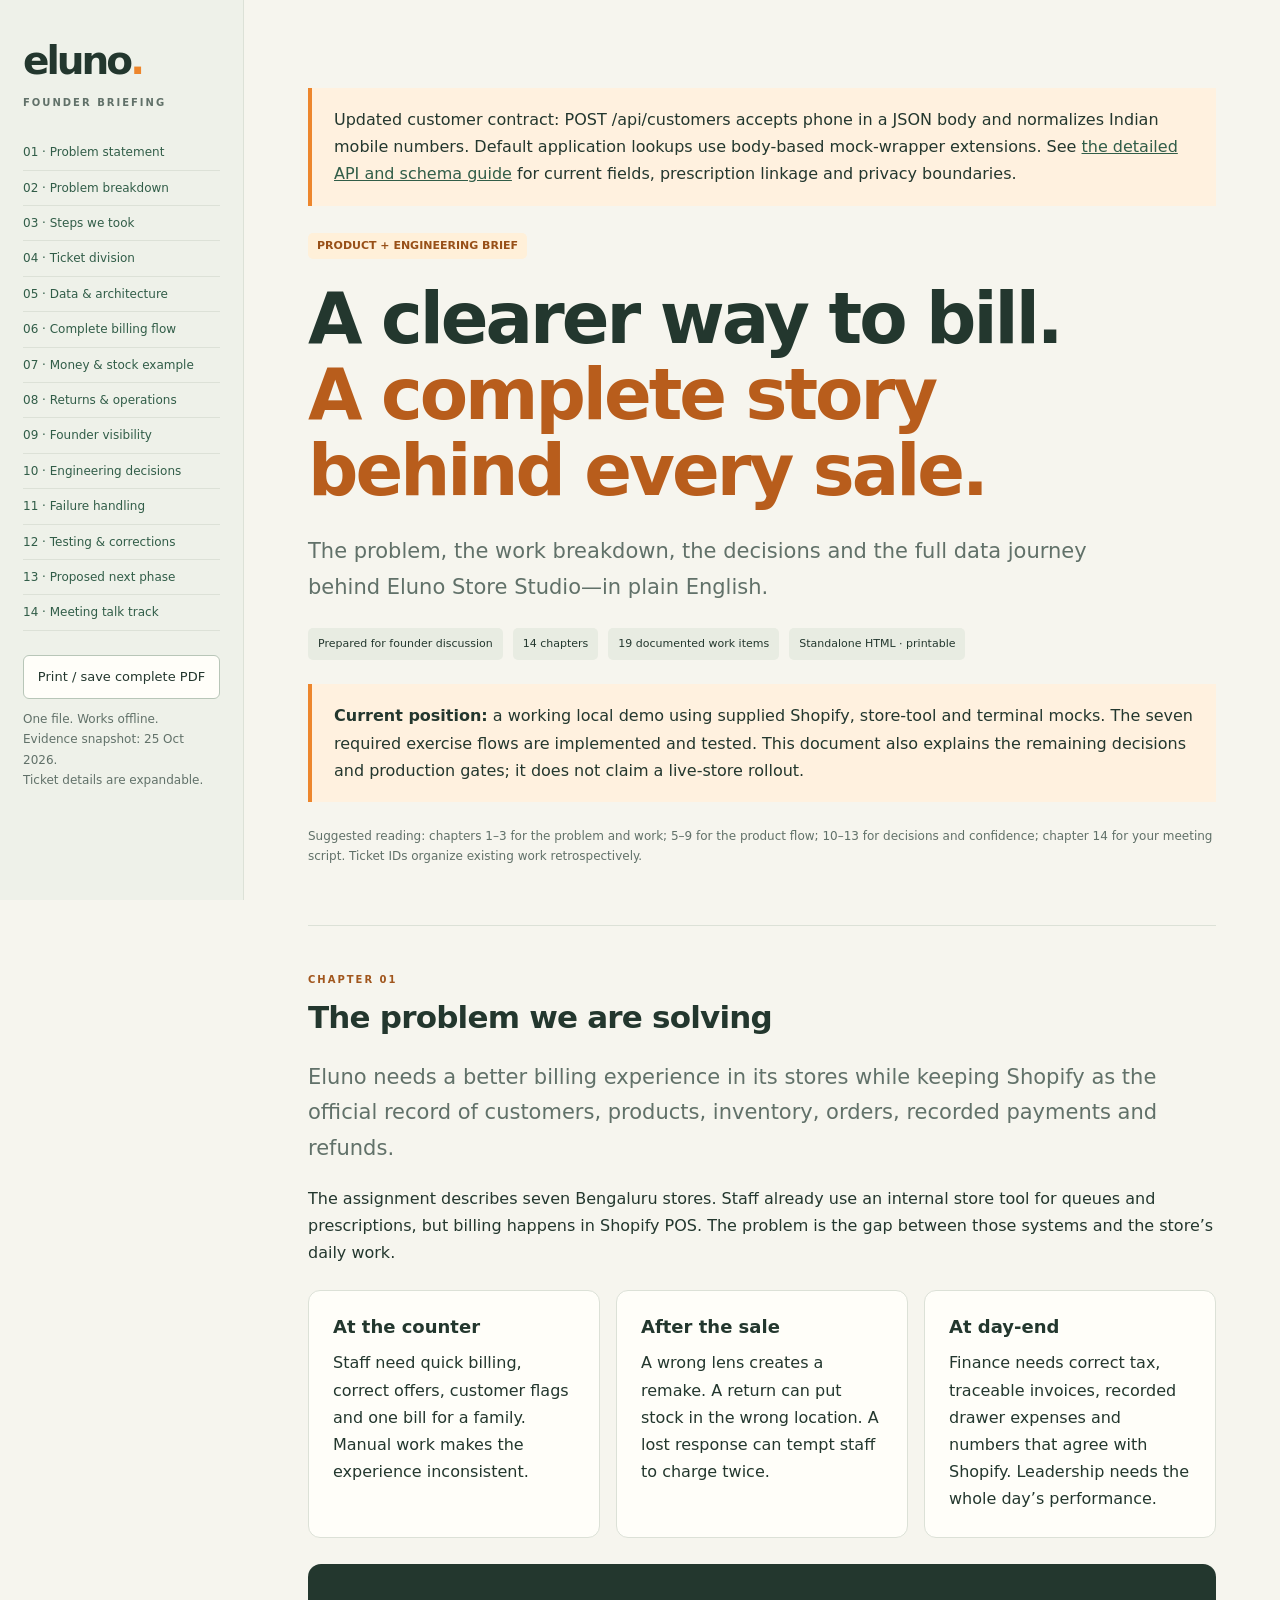
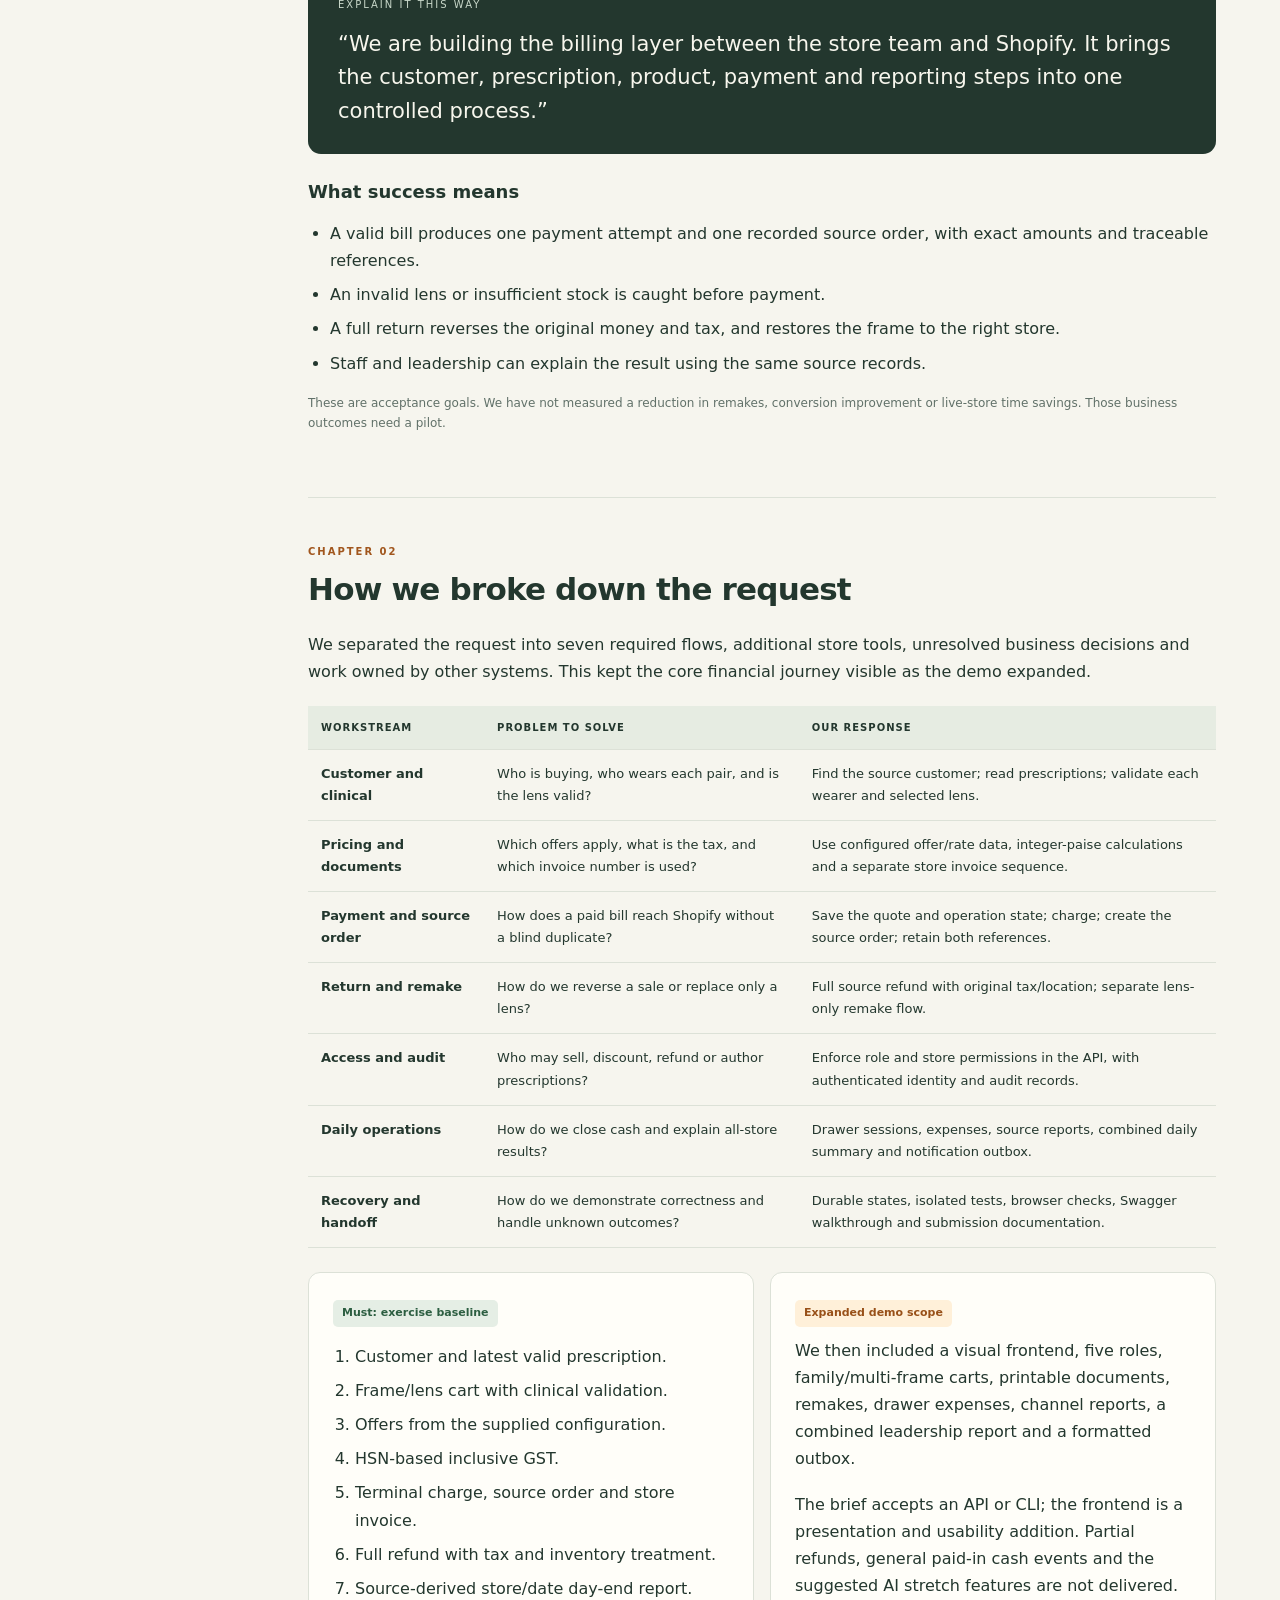
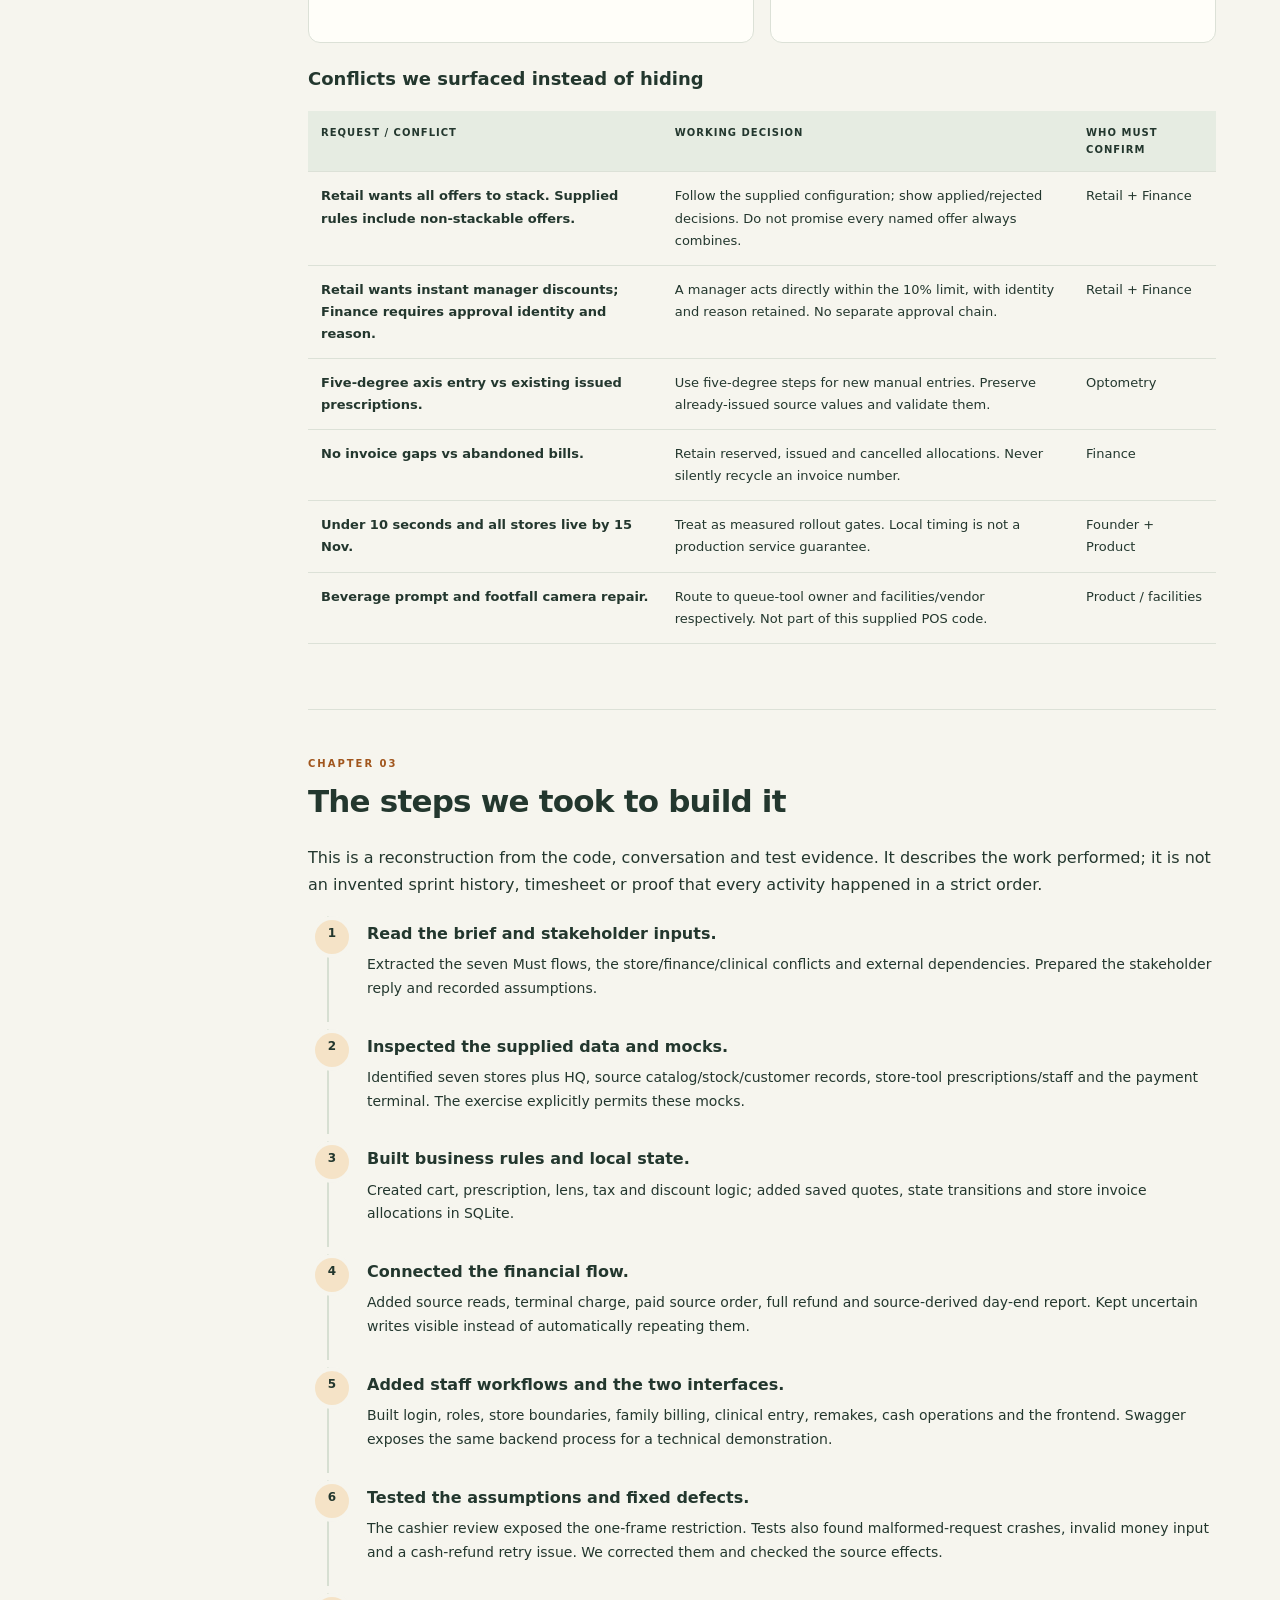
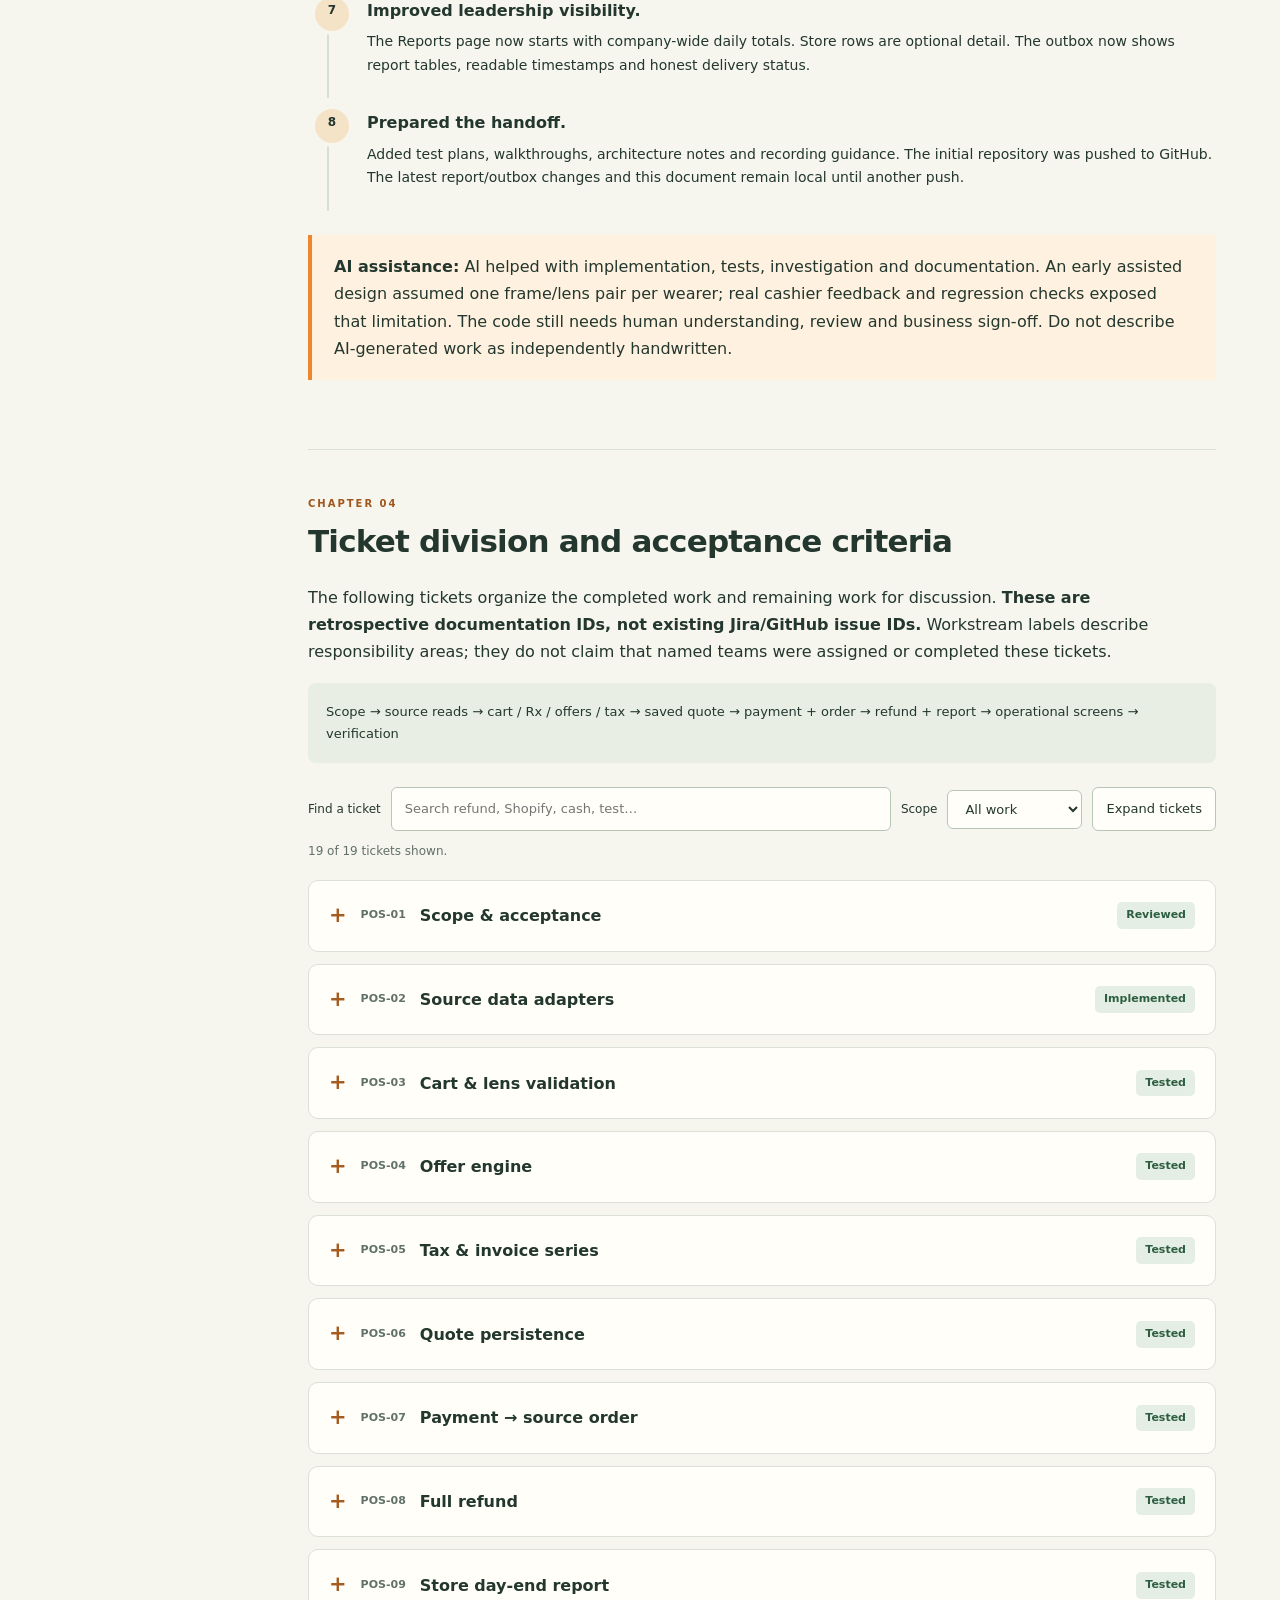
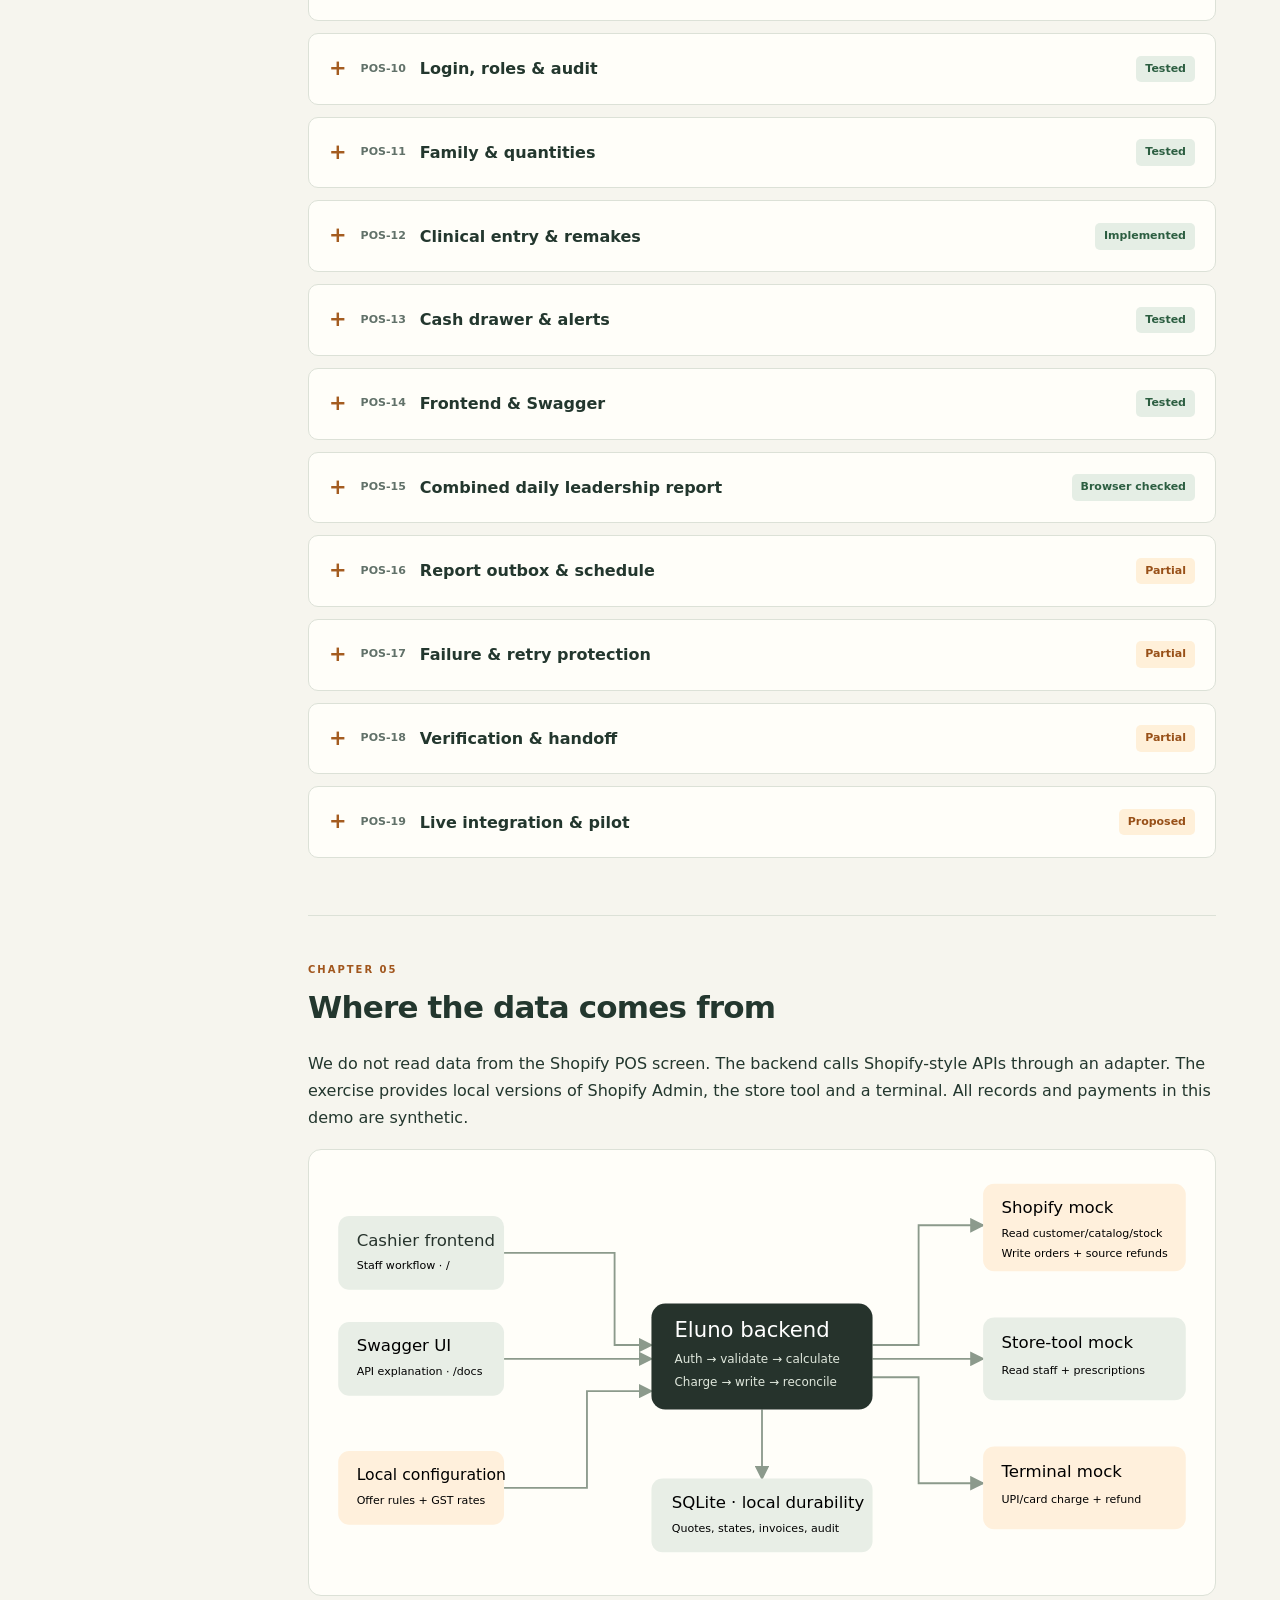
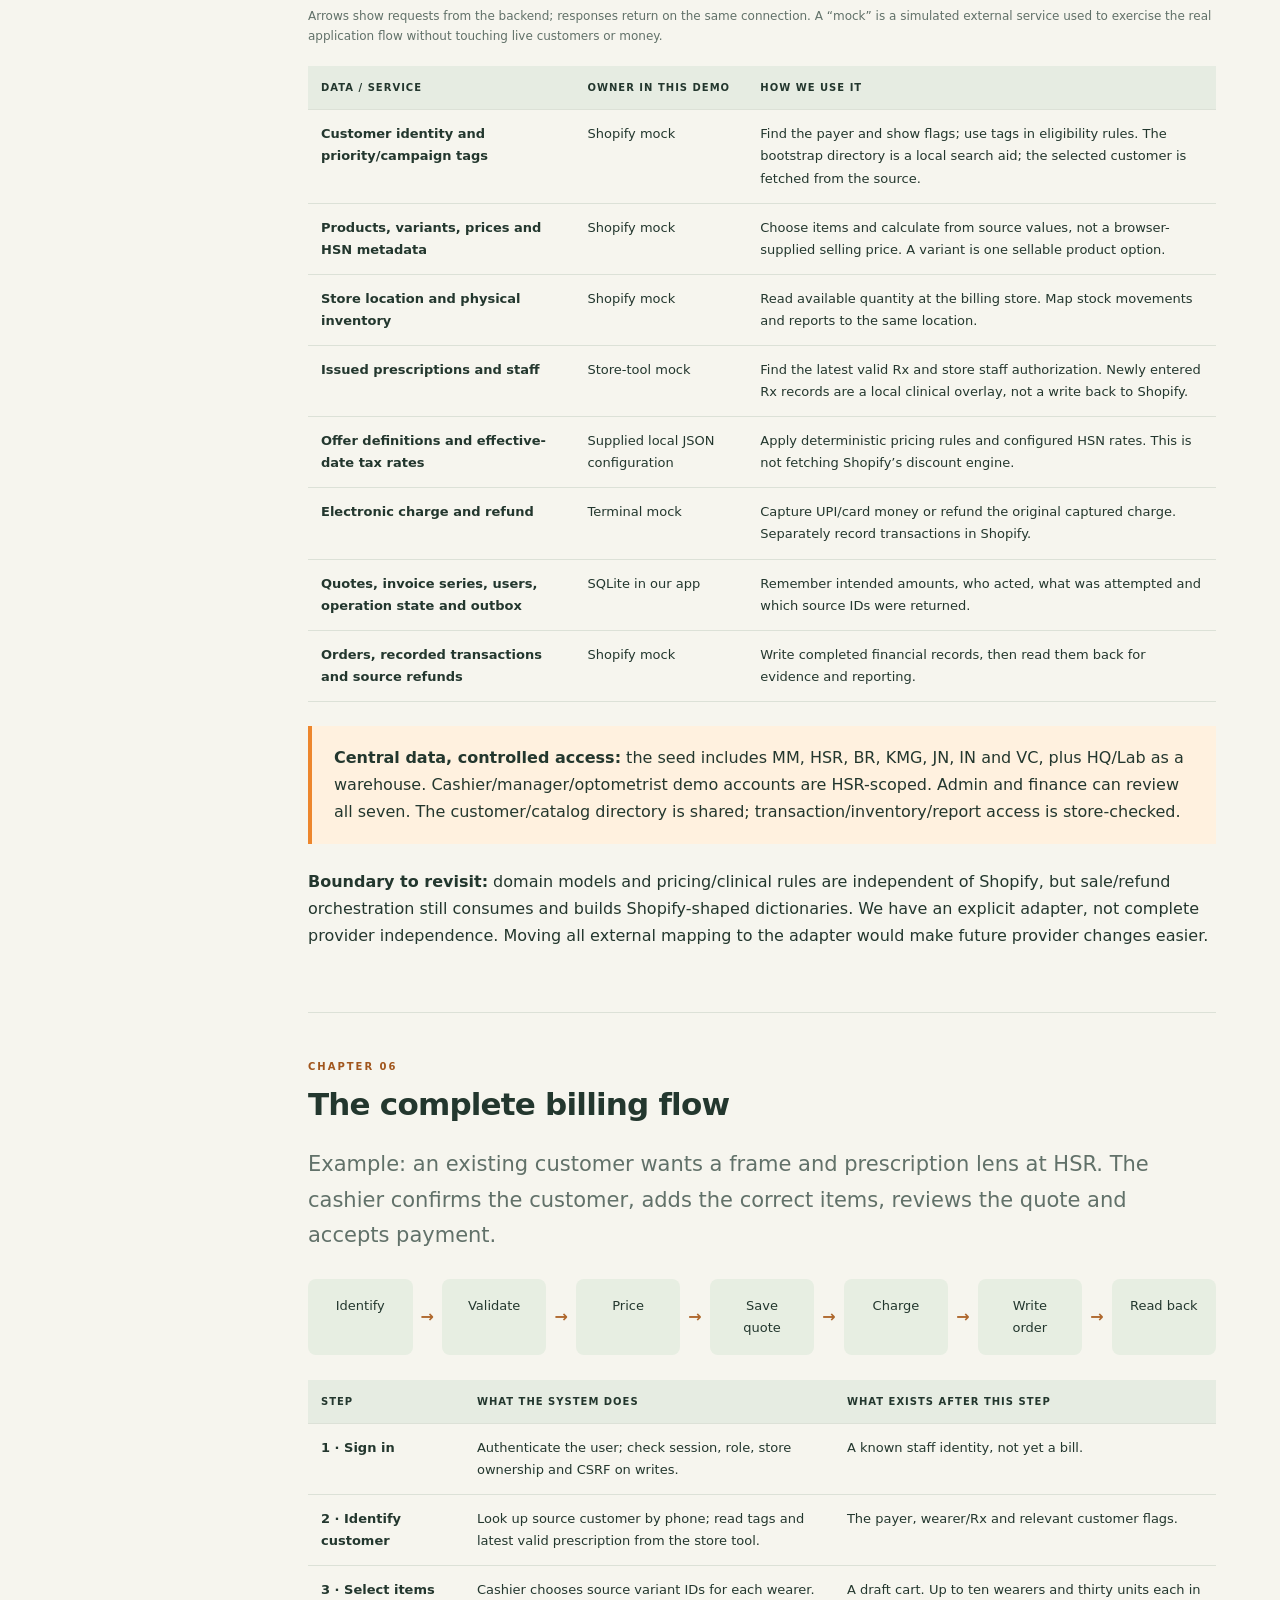
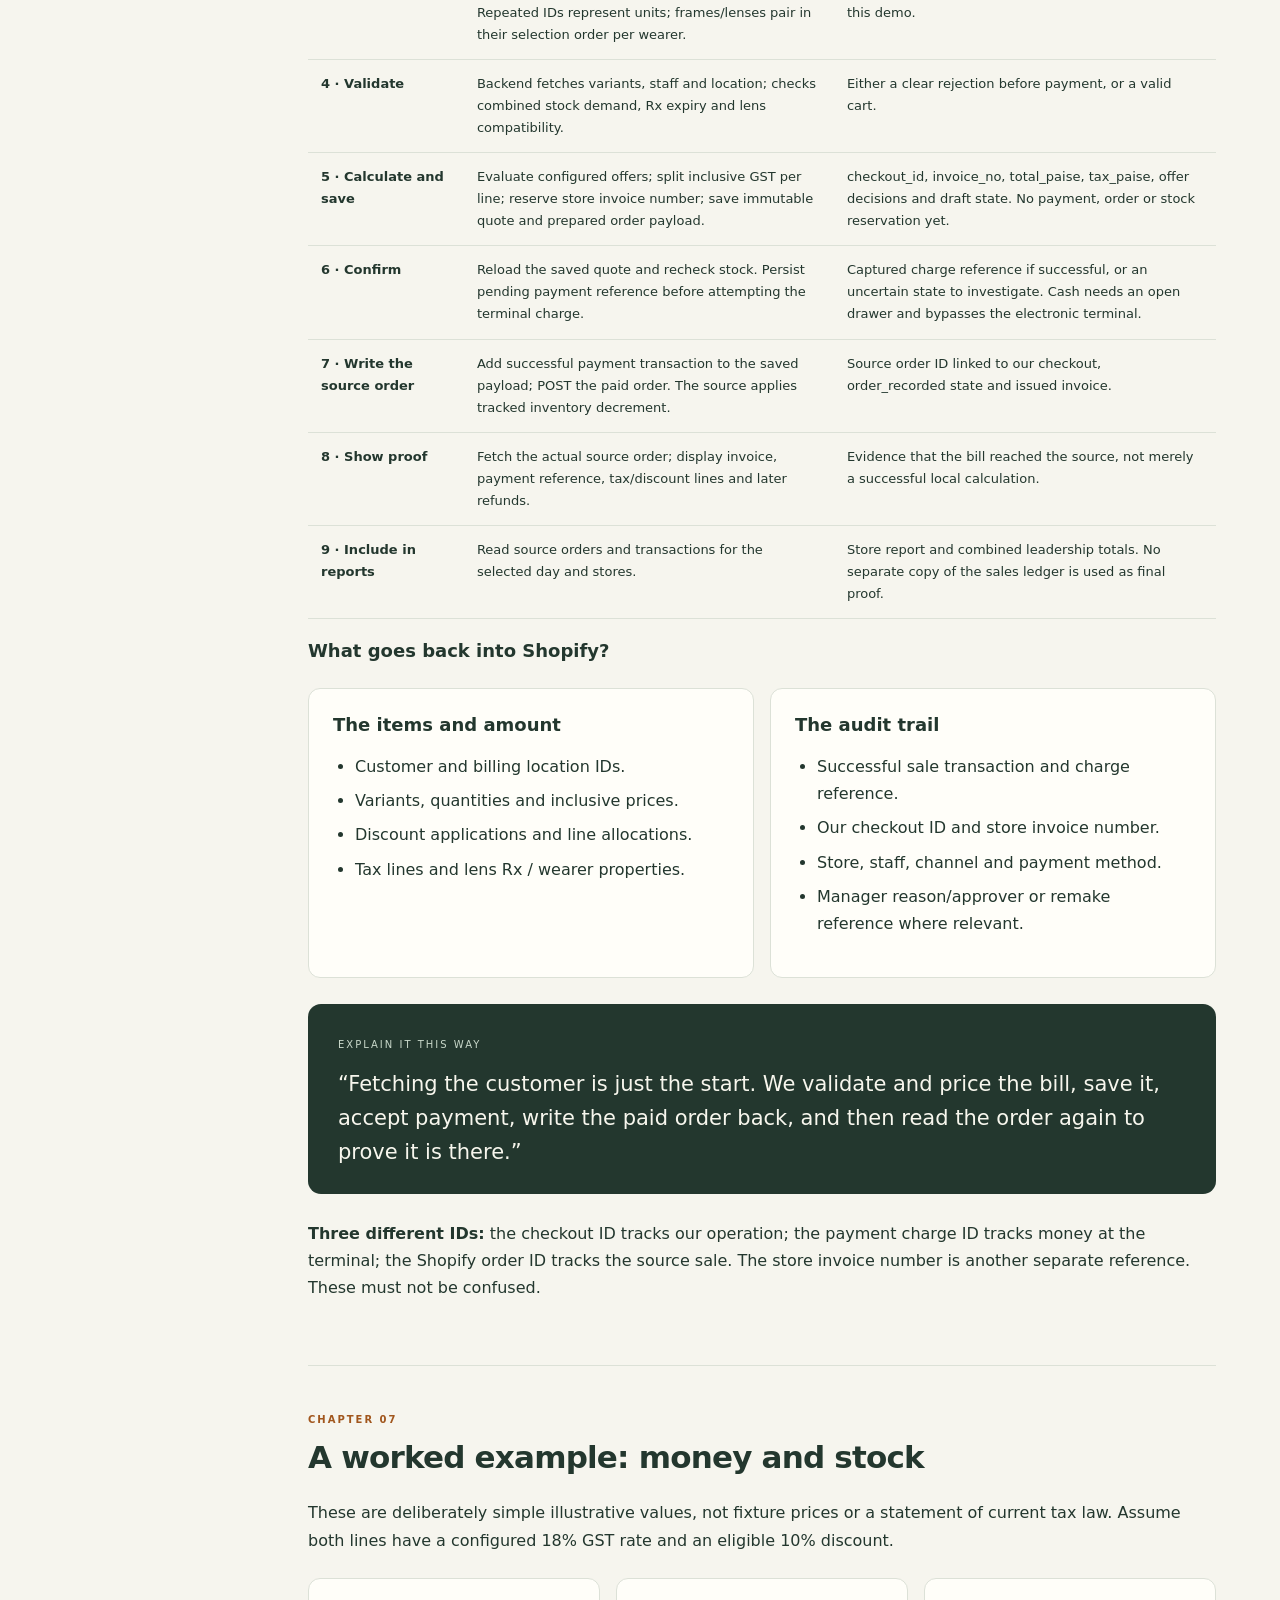
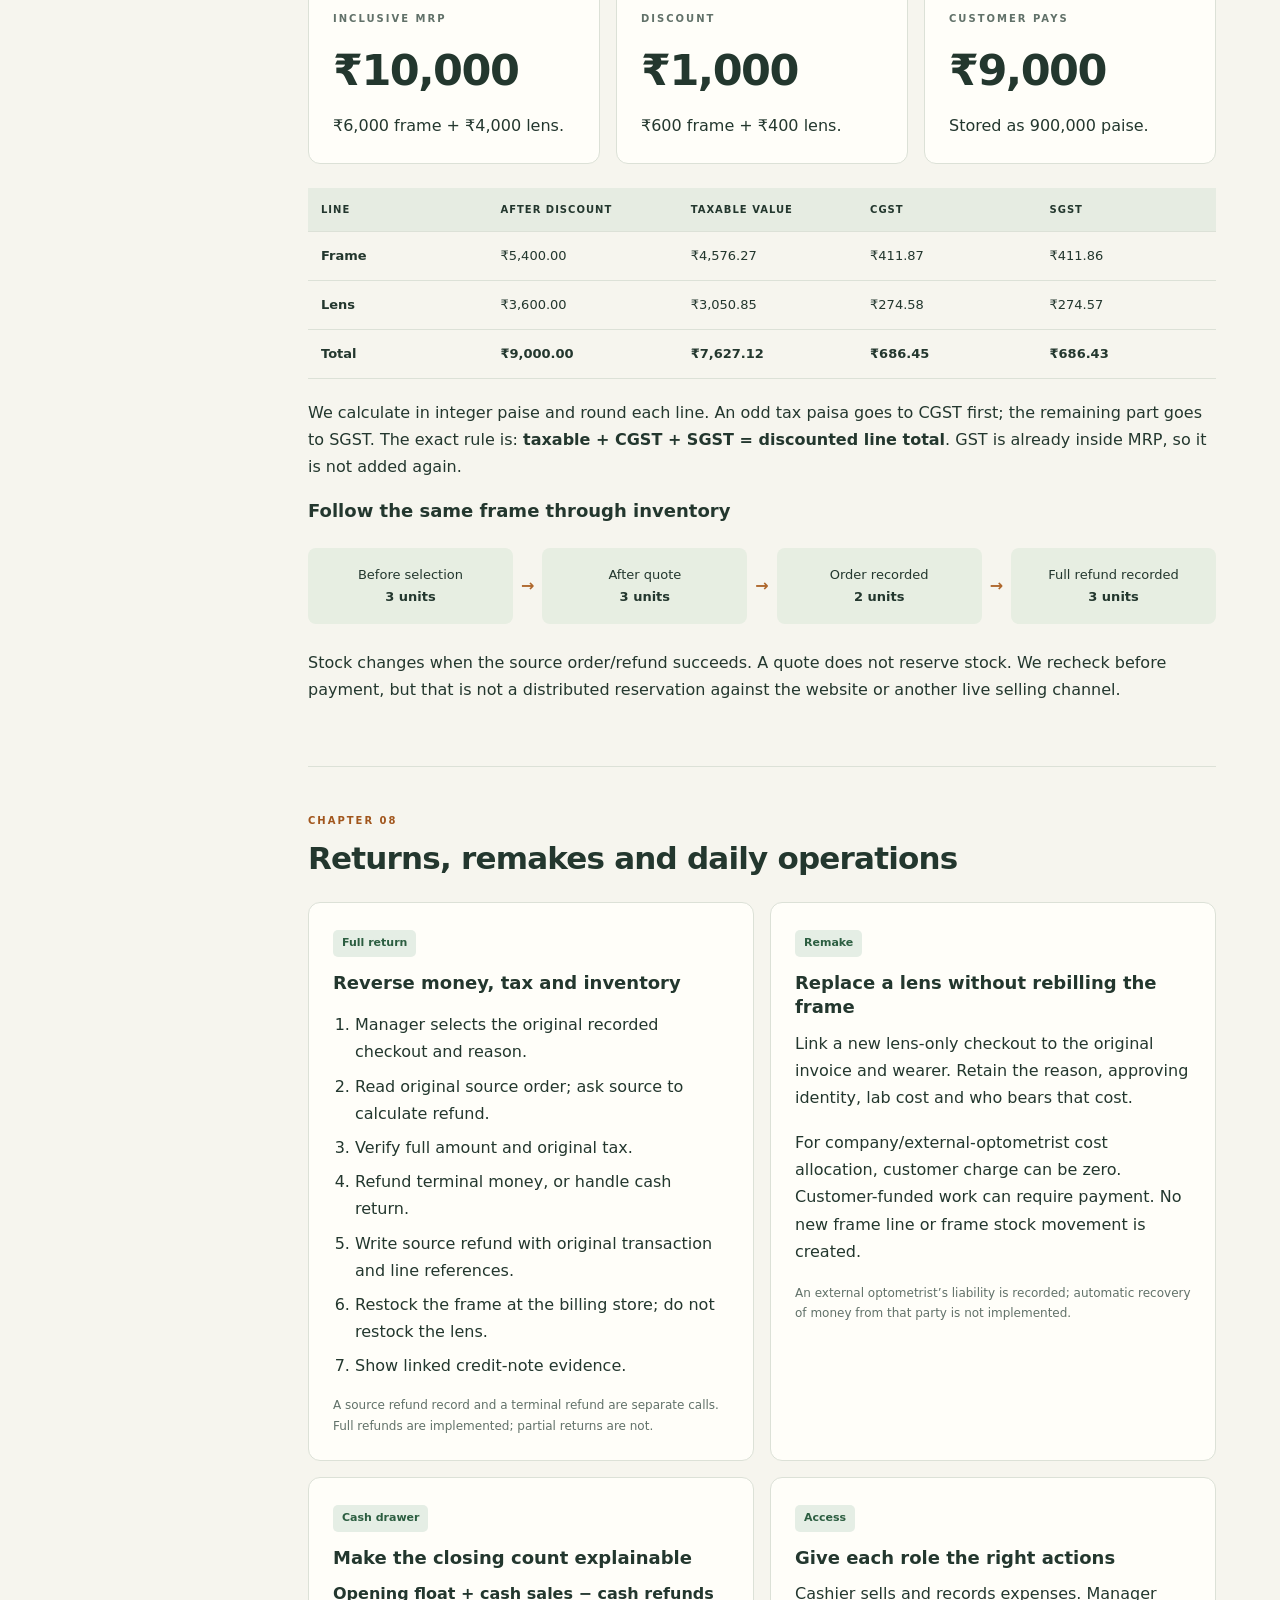
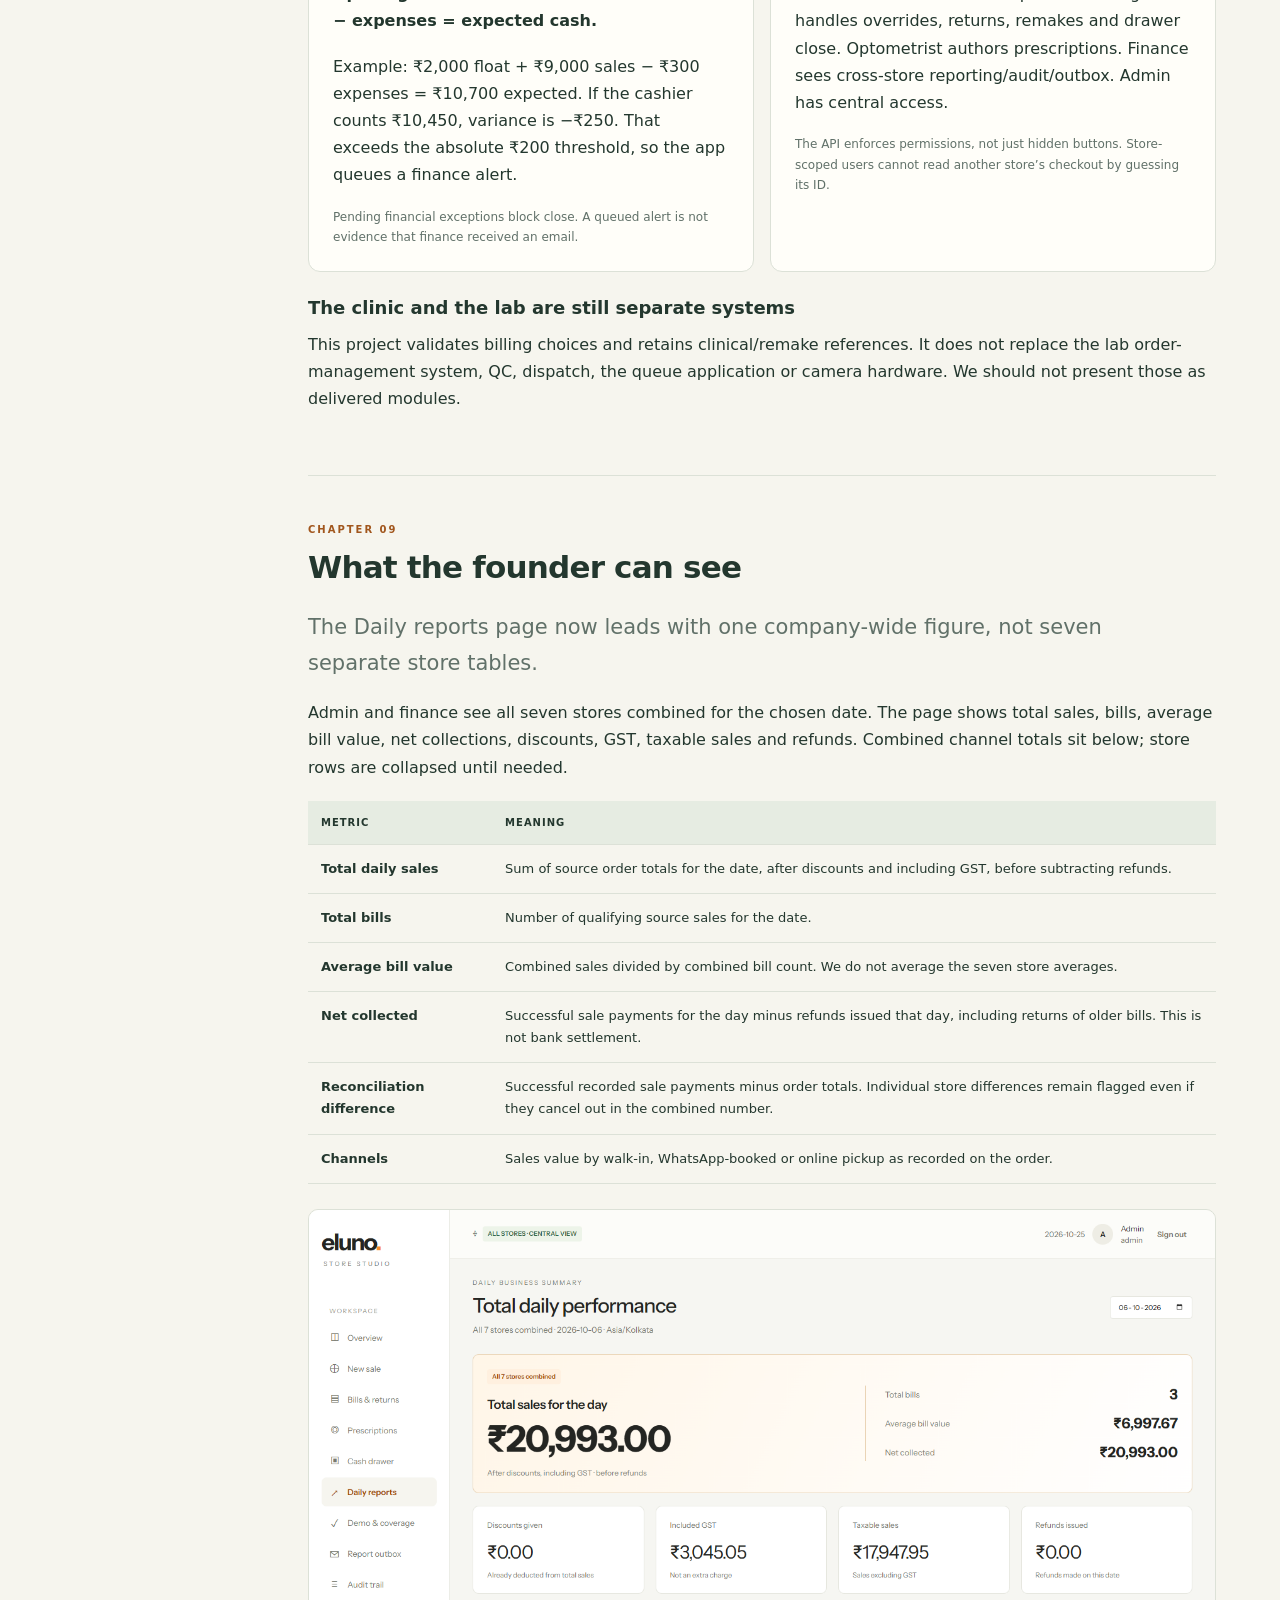
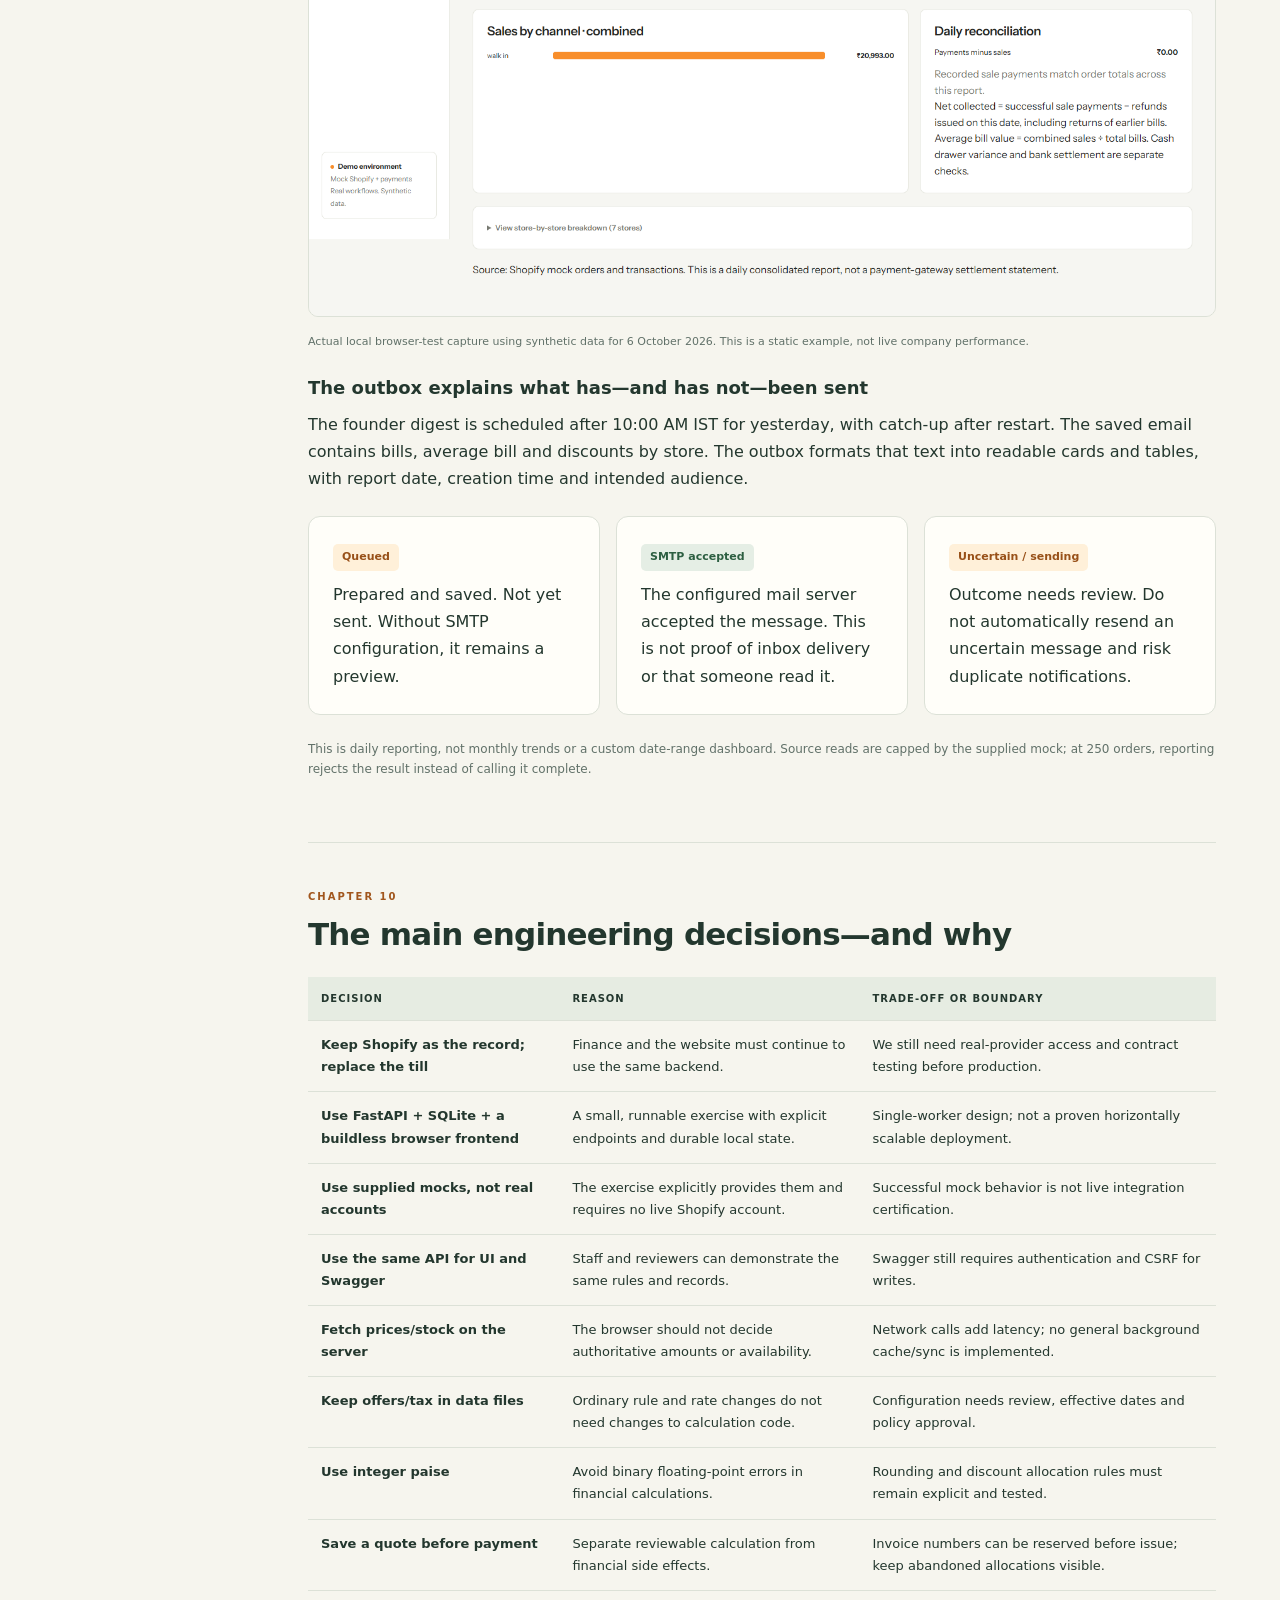
<file: app/static/founder-brief.html>
<!doctype html><html lang="en"><head><meta charset="utf-8"><meta name="viewport" content="width=device-width,initial-scale=1"><meta name="description" content="Eluno billing system: founder briefing, problem, work breakdown, tickets, decisions, data flow and verification."><title>Eluno · Founder briefing — the billing system</title><style>
    :root{--ink:#23372e;--muted:#617169;--paper:#f6f5ee;--line:#dce1d7;--orange:#ed862c;--green:#315d48}*{box-sizing:border-box}html{scroll-behavior:smooth;scroll-padding-top:25px}body{margin:0;background:var(--paper);color:var(--ink);font:16px/1.7 system-ui,sans-serif}aside{position:fixed;inset:0 auto 0 0;width:244px;padding:28px 23px;background:#eef1e9;border-right:1px solid var(--line);overflow-y:auto}.brand{font-size:39px;letter-spacing:-3px;font-weight:800}.brand i{color:var(--orange);font-style:normal}.eyebrow{font-size:10px;font-weight:750;letter-spacing:2px;text-transform:uppercase;color:var(--muted)}nav{margin:24px 0}nav a{display:block;padding:7px 0;font-size:12px;text-decoration:none;color:var(--green);border-bottom:1px solid var(--line)}nav a:hover{color:#aa4e10}main{margin-left:244px;padding:64px clamp(24px,5vw,80px);max-width:1520px}header{border-bottom:1px solid var(--line);padding-bottom:40px}h1{font-size:clamp(38px,5.5vw,74px);letter-spacing:-3px;line-height:1.08;margin:22px 0 25px}h1 em{color:#b85d1c;font-style:normal}h2{font-size:31px;letter-spacing:-.8px;line-height:1.25;margin:10px 0 23px}h3{font-size:18px;line-height:1.35;margin:14px 0 10px}p{margin:10px 0 18px}section{padding:45px 0;border-bottom:1px solid var(--line)}.intro{font-size:21px;color:var(--muted);max-width:850px}.tag{display:inline-block;padding:4px 9px;background:#e5eee5;color:#2c5e41;border-radius:5px;font-size:11px;font-weight:700;white-space:nowrap}.amber{background:#fff0d9;color:#985018}.cards{display:grid;gap:16px;margin:24px 0}.three{grid-template-columns:repeat(3,minmax(0,1fr))}.two{grid-template-columns:repeat(2,minmax(0,1fr))}article,.talk-track{padding:24px;border:1px solid var(--line);background:#fffef9;border-radius:12px}article h3:first-child{margin-top:0}article p:last-child{margin-bottom:0}.muted,.evidence{font-size:12px;color:var(--muted)}.note{padding:18px 22px;border-left:4px solid var(--orange);background:#fff1df;margin:24px 0}.say{padding:25px 30px;background:var(--ink);color:#f7f6ed;border-radius:13px;margin:26px 0}.say span{font-size:10px;text-transform:uppercase;letter-spacing:2px;color:#c9d8ca}.say p{font-size:21px;line-height:1.6;margin:12px 0 0}.table-wrap{overflow:auto;margin:20px 0}table{border-collapse:collapse;width:100%;font-size:13px;text-align:left}th,td{padding:13px;border-bottom:1px solid var(--line);vertical-align:top}th{background:#e6ece2;font-size:10px;letter-spacing:1px;text-transform:uppercase}td:first-child{font-weight:600}td{min-width:130px}.chapter-number{color:#a1561d}ul,ol{padding-left:22px}li{margin:7px 0}.timeline{list-style:none;padding:0;counter-reset:step}.timeline li{position:relative;counter-increment:step;border-left:2px solid #d7dfd2;margin-left:19px;padding:4px 0 15px 38px}.timeline li:before{content:counter(step);position:absolute;left:-18px;top:0;background:#f5e3c7;border:4px solid var(--paper);width:34px;height:34px;border-radius:50%;text-align:center;line-height:26px;font-size:12px;font-weight:800}.timeline p{font-size:14px;margin:6px 0}.dependency{padding:18px;background:#e8eee3;border-radius:8px;font-size:13px}.tools{display:flex;align-items:center;gap:10px;flex-wrap:wrap;margin:24px 0 6px}.tools label{font-size:12px}.tools input{flex:1;min-width:180px}input,select,button{font:inherit;font-size:13px;padding:10px 13px;border:1px solid #b8c6b8;background:#fffef9;color:var(--ink);border-radius:6px}button{cursor:pointer}button:hover{background:#e7eee3}details{border:1px solid var(--line);border-radius:10px;background:#fffef9;padding:17px 20px;margin:12px 0}summary{cursor:pointer;font-weight:600}details[open] summary{margin-bottom:15px}.ticket summary{display:flex;align-items:center;gap:14px;list-style:none}.ticket summary:before{content:'+';color:#a45c20;font-size:21px}.ticket[open] summary:before{content:'−'}.ticket summary strong{flex:1}.ticket-id{font-size:11px;color:var(--muted)}.ticket-meta{font-size:12px;color:var(--muted);margin:12px 0}.ticket p{font-size:14px}.ticket .evidence{font-size:12px;overflow-wrap:anywhere}.diagram{background:#fffef9;border:1px solid var(--line);border-radius:13px;padding:20px}svg{width:100%;height:auto}.big{font-size:43px;letter-spacing:-1.5px;line-height:1.2;font-weight:750;margin:15px 0}.flow{display:flex;align-items:stretch;gap:8px;margin:25px 0;flex-wrap:wrap}.flow span{flex:1;background:#e7eee2;border-radius:8px;padding:16px;text-align:center;font-size:13px;min-width:90px}.flow b{align-self:center;color:#ae672c}.state-path{background:#e6ede3;padding:25px;border-radius:9px;line-height:2.2}code{font:12px/1.6 ui-monospace,monospace;background:#e4e8de;padding:2px 5px;border-radius:4px;overflow-wrap:anywhere}figure{margin:25px 0}figure img{width:100%;height:auto;border:1px solid var(--line);border-radius:10px}figcaption{font-size:11px;color:var(--muted);margin-top:8px}.cover-meta{display:flex;gap:10px;flex-wrap:wrap;margin:22px 0}.cover-meta span{font-size:11px;background:#e8ece2;padding:7px 10px;border-radius:5px}.print-button{width:100%}footer{padding:28px 0;color:var(--muted);font-size:12px}a{color:var(--green)}[hidden]{display:none!important}:focus-visible{outline:3px solid var(--orange);outline-offset:4px}
    @media(max-width:1050px){aside{position:static;width:auto;padding:18px 25px}nav{display:flex;gap:18px;overflow:auto;margin:12px 0 0}nav a{white-space:nowrap;border:0}aside .print-button,aside>.muted{display:none}main{margin:0;padding:35px 25px}.three{grid-template-columns:repeat(2,minmax(0,1fr))}}
    @media(max-width:600px){main{padding:30px 18px}h1{font-size:43px;letter-spacing:-2px}h2{font-size:27px}.three,.two{grid-template-columns:1fr}.ticket summary{flex-wrap:wrap}.ticket summary strong{flex-basis:65%}.ticket summary .tag{margin-left:29px}.diagram{padding:4px}.tools{align-items:stretch}.say p{font-size:18px}th,td{padding:10px}.flow b{display:none}}
    @media print{aside,.tools,#ticket-count{display:none}main{margin:0;padding:0;max-width:none}body{background:white;font-size:10pt}h1{font-size:38pt}h2{font-size:22pt}.intro{font-size:13pt}section{padding:24px 0}.cards{gap:10px}article{padding:15px}table{font-size:9pt}th,td{padding:8px}.table-wrap{overflow:visible}tr,article,details,.say{break-inside:avoid}.say{background:#e9eee4;color:#23372e}.say span{color:#617169}.say p{font-size:13pt}.diagram{break-inside:avoid}figure img{max-height:230mm;object-fit:contain}figure{break-inside:avoid}.chapter-number{color:#617169}details{display:block}.ticket summary{font-size:11pt}.ticket p{font-size:10pt}a{color:inherit}}
    </style></head><body><aside><div class="brand">eluno<i>.</i></div><div class="eyebrow">Founder briefing</div><nav aria-label="Chapters"><a href="#problem">01 · Problem statement</a><a href="#breakdown">02 · Problem breakdown</a><a href="#execution">03 · Steps we took</a><a href="#tickets">04 · Ticket division</a><a href="#architecture">05 · Data & architecture</a><a href="#sale">06 · Complete billing flow</a><a href="#money">07 · Money & stock example</a><a href="#after-sale">08 · Returns & operations</a><a href="#leadership">09 · Founder visibility</a><a href="#decisions">10 · Engineering decisions</a><a href="#failures">11 · Failure handling</a><a href="#verification">12 · Testing & corrections</a><a href="#next">13 · Proposed next phase</a><a href="#present">14 · Meeting talk track</a></nav><button class="print-button" id="print">Print / save complete PDF</button><p class="muted">One file. Works offline.<br>Evidence snapshot: 25 Oct 2026.<br>Ticket details are expandable.</p></aside><main><div class="note">Updated customer contract: POST /api/customers accepts phone in a JSON body and normalizes Indian mobile numbers. Default application lookups use body-based mock-wrapper extensions. See <a href="api-schema-guide.html">the detailed API and schema guide</a> for current fields, prescription linkage and privacy boundaries.</div><header><span class="tag amber">PRODUCT + ENGINEERING BRIEF</span><h1>A clearer way to bill.<br><em>A complete story<br>behind every sale.</em></h1><p class="intro">The problem, the work breakdown, the decisions and the full data journey behind Eluno Store Studio—in plain English.</p><div class="cover-meta"><span>Prepared for founder discussion</span><span>14 chapters</span><span>19 documented work items</span><span>Standalone HTML · printable</span></div><div class="note"><strong>Current position:</strong> a working local demo using supplied Shopify, store-tool and terminal mocks. The seven required exercise flows are implemented and tested. This document also explains the remaining decisions and production gates; it does not claim a live-store rollout.</div><p class="muted">Suggested reading: chapters 1–3 for the problem and work; 5–9 for the product flow; 10–13 for decisions and confidence; chapter 14 for your meeting script. Ticket IDs organize existing work retrospectively.</p></header><section id="problem"><div class="eyebrow chapter-number">CHAPTER 01</div><h2>The problem we are solving</h2>
    <p class="intro">Eluno needs a better billing experience in its stores while keeping Shopify as the official record of customers, products, inventory, orders, recorded payments and refunds.</p>
    <p>The assignment describes seven Bengaluru stores. Staff already use an internal store tool for queues and prescriptions, but billing happens in Shopify POS. The problem is the gap between those systems and the store’s daily work.</p>
    <div class="cards three"><article><h3>At the counter</h3><p>Staff need quick billing, correct offers, customer flags and one bill for a family. Manual work makes the experience inconsistent.</p></article><article><h3>After the sale</h3><p>A wrong lens creates a remake. A return can put stock in the wrong location. A lost response can tempt staff to charge twice.</p></article><article><h3>At day-end</h3><p>Finance needs correct tax, traceable invoices, recorded drawer expenses and numbers that agree with Shopify. Leadership needs the whole day’s performance.</p></article></div>
    <div class="say"><span>Explain it this way</span><p>“We are building the billing layer between the store team and Shopify. It brings the customer, prescription, product, payment and reporting steps into one controlled process.”</p></div>
    <h3>What success means</h3><ul><li>A valid bill produces one payment attempt and one recorded source order, with exact amounts and traceable references.</li><li>An invalid lens or insufficient stock is caught before payment.</li><li>A full return reverses the original money and tax, and restores the frame to the right store.</li><li>Staff and leadership can explain the result using the same source records.</li></ul>
    <p class="muted">These are acceptance goals. We have not measured a reduction in remakes, conversion improvement or live-store time savings. Those business outcomes need a pilot.</p>
    </section><section id="breakdown"><div class="eyebrow chapter-number">CHAPTER 02</div><h2>How we broke down the request</h2>
    <p>We separated the request into seven required flows, additional store tools, unresolved business decisions and work owned by other systems. This kept the core financial journey visible as the demo expanded.</p>
    <div class="table-wrap"><table><thead><tr><th>Workstream</th><th>Problem to solve</th><th>Our response</th></tr></thead><tbody><tr><td>Customer and clinical</td><td>Who is buying, who wears each pair, and is the lens valid?</td><td>Find the source customer; read prescriptions; validate each wearer and selected lens.</td></tr><tr><td>Pricing and documents</td><td>Which offers apply, what is the tax, and which invoice number is used?</td><td>Use configured offer/rate data, integer-paise calculations and a separate store invoice sequence.</td></tr><tr><td>Payment and source order</td><td>How does a paid bill reach Shopify without a blind duplicate?</td><td>Save the quote and operation state; charge; create the source order; retain both references.</td></tr><tr><td>Return and remake</td><td>How do we reverse a sale or replace only a lens?</td><td>Full source refund with original tax/location; separate lens-only remake flow.</td></tr><tr><td>Access and audit</td><td>Who may sell, discount, refund or author prescriptions?</td><td>Enforce role and store permissions in the API, with authenticated identity and audit records.</td></tr><tr><td>Daily operations</td><td>How do we close cash and explain all-store results?</td><td>Drawer sessions, expenses, source reports, combined daily summary and notification outbox.</td></tr><tr><td>Recovery and handoff</td><td>How do we demonstrate correctness and handle unknown outcomes?</td><td>Durable states, isolated tests, browser checks, Swagger walkthrough and submission documentation.</td></tr></tbody></table></div>
    <div class="cards two"><article><span class="tag">Must: exercise baseline</span><ol><li>Customer and latest valid prescription.</li><li>Frame/lens cart with clinical validation.</li><li>Offers from the supplied configuration.</li><li>HSN-based inclusive GST.</li><li>Terminal charge, source order and store invoice.</li><li>Full refund with tax and inventory treatment.</li><li>Source-derived store/date day-end report.</li></ol></article><article><span class="tag amber">Expanded demo scope</span><p>We then included a visual frontend, five roles, family/multi-frame carts, printable documents, remakes, drawer expenses, channel reports, a combined leadership report and a formatted outbox.</p><p>The brief accepts an API or CLI; the frontend is a presentation and usability addition. Partial refunds, general paid-in cash events and the suggested AI stretch features are not delivered.</p></article></div>
    <h3>Conflicts we surfaced instead of hiding</h3>
    <div class="table-wrap"><table><thead><tr><th>Request / conflict</th><th>Working decision</th><th>Who must confirm</th></tr></thead><tbody><tr><td>Retail wants all offers to stack. Supplied rules include non-stackable offers.</td><td>Follow the supplied configuration; show applied/rejected decisions. Do not promise every named offer always combines.</td><td>Retail + Finance</td></tr><tr><td>Retail wants instant manager discounts; Finance requires approval identity and reason.</td><td>A manager acts directly within the 10% limit, with identity and reason retained. No separate approval chain.</td><td>Retail + Finance</td></tr><tr><td>Five-degree axis entry vs existing issued prescriptions.</td><td>Use five-degree steps for new manual entries. Preserve already-issued source values and validate them.</td><td>Optometry</td></tr><tr><td>No invoice gaps vs abandoned bills.</td><td>Retain reserved, issued and cancelled allocations. Never silently recycle an invoice number.</td><td>Finance</td></tr><tr><td>Under 10 seconds and all stores live by 15 Nov.</td><td>Treat as measured rollout gates. Local timing is not a production service guarantee.</td><td>Founder + Product</td></tr><tr><td>Beverage prompt and footfall camera repair.</td><td>Route to queue-tool owner and facilities/vendor respectively. Not part of this supplied POS code.</td><td>Product / facilities</td></tr></tbody></table></div></section><section id="execution"><div class="eyebrow chapter-number">CHAPTER 03</div><h2>The steps we took to build it</h2>
    <p>This is a reconstruction from the code, conversation and test evidence. It describes the work performed; it is not an invented sprint history, timesheet or proof that every activity happened in a strict order.</p>
    <ol class="timeline">
      <li><strong>Read the brief and stakeholder inputs.</strong><p>Extracted the seven Must flows, the store/finance/clinical conflicts and external dependencies. Prepared the stakeholder reply and recorded assumptions.</p></li>
      <li><strong>Inspected the supplied data and mocks.</strong><p>Identified seven stores plus HQ, source catalog/stock/customer records, store-tool prescriptions/staff and the payment terminal. The exercise explicitly permits these mocks.</p></li>
      <li><strong>Built business rules and local state.</strong><p>Created cart, prescription, lens, tax and discount logic; added saved quotes, state transitions and store invoice allocations in SQLite.</p></li>
      <li><strong>Connected the financial flow.</strong><p>Added source reads, terminal charge, paid source order, full refund and source-derived day-end report. Kept uncertain writes visible instead of automatically repeating them.</p></li>
      <li><strong>Added staff workflows and the two interfaces.</strong><p>Built login, roles, store boundaries, family billing, clinical entry, remakes, cash operations and the frontend. Swagger exposes the same backend process for a technical demonstration.</p></li>
      <li><strong>Tested the assumptions and fixed defects.</strong><p>The cashier review exposed the one-frame restriction. Tests also found malformed-request crashes, invalid money input and a cash-refund retry issue. We corrected them and checked the source effects.</p></li>
      <li><strong>Improved leadership visibility.</strong><p>The Reports page now starts with company-wide daily totals. Store rows are optional detail. The outbox now shows report tables, readable timestamps and honest delivery status.</p></li>
      <li><strong>Prepared the handoff.</strong><p>Added test plans, walkthroughs, architecture notes and recording guidance. The initial repository was pushed to GitHub. The latest report/outbox changes and this document remain local until another push.</p></li>
    </ol><div class="note"><strong>AI assistance:</strong> AI helped with implementation, tests, investigation and documentation. An early assisted design assumed one frame/lens pair per wearer; real cashier feedback and regression checks exposed that limitation. The code still needs human understanding, review and business sign-off. Do not describe AI-generated work as independently handwritten.</div>
    </section><section id="tickets"><div class="eyebrow chapter-number">CHAPTER 04</div><h2>Ticket division and acceptance criteria</h2>
    <p>The following tickets organize the completed work and remaining work for discussion. <strong>These are retrospective documentation IDs, not existing Jira/GitHub issue IDs.</strong> Workstream labels describe responsibility areas; they do not claim that named teams were assigned or completed these tickets.</p>
    <div class="dependency">Scope → source reads → cart / Rx / offers / tax → saved quote → payment + order → refund + report → operational screens → verification</div>
    <div class="tools"><label for="ticket-search">Find a ticket</label><input id="ticket-search" type="search" placeholder="Search refund, Shopify, cash, test…"><label for="ticket-filter">Scope</label><select id="ticket-filter"><option value="">All work</option><option>Must</option><option>Additional</option><option>Cross-cutting</option><option>Next phase</option></select><button id="expand-tickets" type="button">Expand tickets</button></div><p class="muted" id="ticket-count" aria-live="polite"></p>
    <details class="ticket" data-ticket data-priority="Must"><summary><span class="ticket-id">POS-01</span><strong>Scope & acceptance</strong><span class="tag ">Reviewed</span></summary><div class="ticket-meta">Workstream: Product / engineering · Scope: Must</div><p><b>Work:</b> Turn the stakeholder thread into Must scope, questions, exclusions and a runnable demonstration.</p><p><b>Acceptance:</b> Named decision owners, explicit assumptions and a requirement-to-evidence checklist.</p><p class="evidence"><b>Evidence:</b> STAKEHOLDER_REPLY.md; docs/EXERCISE_MUST_AUDIT.md</p></details><details class="ticket" data-ticket data-priority="Must"><summary><span class="ticket-id">POS-02</span><strong>Source data adapters</strong><span class="tag ">Implemented</span></summary><div class="ticket-meta">Workstream: Backend · Scope: Must</div><p><b>Work:</b> Read source customer/catalog/location/stock and store-tool staff/prescriptions.</p><p><b>Acceptance:</b> Selected records come from adapters; source prices are not trusted from browser input.</p><p class="evidence"><b>Evidence:</b> app/gateways/http.py; app/operations.py</p></details><details class="ticket" data-ticket data-priority="Must"><summary><span class="ticket-id">POS-03</span><strong>Cart & lens validation</strong><span class="tag ">Tested</span></summary><div class="ticket-meta">Workstream: Backend / clinical · Scope: Must</div><p><b>Work:</b> Validate wearer prescription against selected lens type, index, coating and limits.</p><p><b>Acceptance:</b> Reject expired/out-of-range Rx or missing required ADD with a reason before charging.</p><p class="evidence"><b>Evidence:</b> app/services/prescriptions.py; tests/test_stage4.py</p></details><details class="ticket" data-ticket data-priority="Must"><summary><span class="ticket-id">POS-04</span><strong>Offer engine</strong><span class="tag ">Tested</span></summary><div class="ticket-meta">Workstream: Backend / finance · Scope: Must</div><p><b>Work:</b> Apply supplied date, condition, tag and stackability rules with explanations.</p><p><b>Acceptance:</b> Repeatable discounts, capped allocations and no negative line total. Exact business stacking still needs agreement.</p><p class="evidence"><b>Evidence:</b> app/services/offers.py; tests/test_stage4.py</p></details><details class="ticket" data-ticket data-priority="Must"><summary><span class="ticket-id">POS-05</span><strong>Tax & invoice series</strong><span class="tag ">Tested</span></summary><div class="ticket-meta">Workstream: Backend / finance · Scope: Must</div><p><b>Work:</b> Split inclusive MRP into taxable/CGST/SGST and allocate per-store invoice numbers.</p><p><b>Acceptance:</b> All line sums reconcile in paise; repeated requests and cancellations do not reuse numbers.</p><p class="evidence"><b>Evidence:</b> app/services/taxes.py; app/persistence/sqlite.py; tests/test_foundation.py</p></details><details class="ticket" data-ticket data-priority="Must"><summary><span class="ticket-id">POS-06</span><strong>Quote persistence</strong><span class="tag ">Tested</span></summary><div class="ticket-meta">Workstream: Backend · Scope: Must</div><p><b>Work:</b> Save the priced bill and expected source payload before payment.</p><p><b>Acceptance:</b> Draft contains exact amount, invoice and offer decisions; no charge or order write at prepare.</p><p class="evidence"><b>Evidence:</b> app/services/sale.py; tests/test_stage5.py</p></details><details class="ticket" data-ticket data-priority="Must"><summary><span class="ticket-id">POS-07</span><strong>Payment → source order</strong><span class="tag ">Tested</span></summary><div class="ticket-meta">Workstream: Backend / integrations · Scope: Must</div><p><b>Work:</b> Capture payment then create the paid order, recording both references.</p><p><b>Acceptance:</b> Source order includes lines, discounts, tax, transaction, Rx and location; tracked stock changes once.</p><p class="evidence"><b>Evidence:</b> app/services/sale.py; tests/test_stage5.py</p></details><details class="ticket" data-ticket data-priority="Must"><summary><span class="ticket-id">POS-08</span><strong>Full refund</strong><span class="tag ">Tested</span></summary><div class="ticket-meta">Workstream: Backend / finance / ops · Scope: Must</div><p><b>Work:</b> Verify original refund amount/tax, return money and record the source refund.</p><p><b>Acceptance:</b> Frame restocks at original store; lens does not restock; credit note links to original invoice.</p><p class="evidence"><b>Evidence:</b> app/services/refunds.py; tests/test_stage6.py</p></details><details class="ticket" data-ticket data-priority="Must"><summary><span class="ticket-id">POS-09</span><strong>Store day-end report</strong><span class="tag ">Tested</span></summary><div class="ticket-meta">Workstream: Backend / finance · Scope: Must</div><p><b>Work:</b> Report source sales/refunds for store and day with the required money fields.</p><p><b>Acceptance:</b> Bill count, gross, taxable, tax, discounts, refunds and payment split; reject incomplete capped results.</p><p class="evidence"><b>Evidence:</b> app/services/reporting.py; tests/test_stage6.py</p></details><details class="ticket" data-ticket data-priority="Additional"><summary><span class="ticket-id">POS-10</span><strong>Login, roles & audit</strong><span class="tag ">Tested</span></summary><div class="ticket-meta">Workstream: Backend / security · Scope: Additional</div><p><b>Work:</b> Protect both UI and API with sessions, CSRF, role/store guards and identities.</p><p><b>Acceptance:</b> Wrong role/store or spoofed staff is denied; sessions expire and revoke; five-role endpoint matrix passes.</p><p class="evidence"><b>Evidence:</b> app/security.py; app/web.py; tests/test_production_matrix.py</p></details><details class="ticket" data-ticket data-priority="Additional"><summary><span class="ticket-id">POS-11</span><strong>Family & quantities</strong><span class="tag ">Tested</span></summary><div class="ticket-meta">Workstream: Frontend / backend · Scope: Additional</div><p><b>Work:</b> One bill for multiple wearers and multiple items; add/remove repeated units.</p><p><b>Acceptance:</b> Wearer-specific Rx, aggregated stock demand and source unit lines preserved; no silent frame replacement.</p><p class="evidence"><b>Evidence:</b> app/static/app.js; app/services/sale.py; tests/test_cart_regressions.py</p></details><details class="ticket" data-ticket data-priority="Additional"><summary><span class="ticket-id">POS-12</span><strong>Clinical entry & remakes</strong><span class="tag ">Implemented</span></summary><div class="ticket-meta">Workstream: Clinical / backend · Scope: Additional</div><p><b>Work:</b> Add validated local Rx records and lens-only remakes with cost ownership.</p><p><b>Acceptance:</b> Company-funded remake tested; no new frame charge or stock movement. External cost recovery is only recorded.</p><p class="evidence"><b>Evidence:</b> app/web.py; tests/test_demo.py</p></details><details class="ticket" data-ticket data-priority="Additional"><summary><span class="ticket-id">POS-13</span><strong>Cash drawer & alerts</strong><span class="tag ">Tested</span></summary><div class="ticket-meta">Workstream: Retail / finance / backend · Scope: Additional</div><p><b>Work:</b> Open float, record cash sales/refunds/expenses, close/count and flag variance.</p><p><b>Acceptance:</b> Expected balance reconciles; abs variance above ₹200 queues alert; pending financial issues block close.</p><p class="evidence"><b>Evidence:</b> app/operations.py; tests/test_demo.py</p></details><details class="ticket" data-ticket data-priority="Additional"><summary><span class="ticket-id">POS-14</span><strong>Frontend & Swagger</strong><span class="tag ">Tested</span></summary><div class="ticket-meta">Workstream: Frontend / backend · Scope: Additional</div><p><b>Work:</b> Make the same process explainable through staff screens or requests and schemas.</p><p><b>Acceptance:</b> Browser journey and OpenAPI references checked; no separate financial rules in the frontend.</p><p class="evidence"><b>Evidence:</b> app/static/app.js; app/api_documentation.py; tests/test_api_documentation.py</p></details><details class="ticket" data-ticket data-priority="Additional"><summary><span class="ticket-id">POS-15</span><strong>Combined daily leadership report</strong><span class="tag ">Browser checked</span></summary><div class="ticket-meta">Workstream: Frontend / finance · Scope: Additional</div><p><b>Work:</b> Lead with total sales, bill count, weighted average bill, net collections, discounts, tax and refunds.</p><p><b>Acceptance:</b> Admin/finance see all seven stores combined; other roles stay scoped; empty date renders safely.</p><p class="evidence"><b>Evidence:</b> app/static/app.js; tests/test_browser_roles.py</p></details><details class="ticket" data-ticket data-priority="Additional"><summary><span class="ticket-id">POS-16</span><strong>Report outbox & schedule</strong><span class="tag amber">Partial</span></summary><div class="ticket-meta">Workstream: Backend / frontend · Scope: Additional</div><p><b>Work:</b> Queue a daily founder digest and finance variance alerts; make previews readable.</p><p><b>Acceptance:</b> Durable daily key; table formatting; known delivery states. Real SMTP delivery and all clock boundaries remain unverified.</p><p class="evidence"><b>Evidence:</b> app/scheduler.py; app/operations.py; tests/test_release_boundaries.py</p></details><details class="ticket" data-ticket data-priority="Cross-cutting"><summary><span class="ticket-id">POS-17</span><strong>Failure & retry protection</strong><span class="tag amber">Partial</span></summary><div class="ticket-meta">Workstream: Backend / ops · Scope: Cross-cutting</div><p><b>Work:</b> Retain pending/uncertain states and reconcile source references without blind writes.</p><p><b>Acceptance:</b> Lost-response and repeated-operation tests pass. Unknown terminal outcomes still require investigation.</p><p class="evidence"><b>Evidence:</b> app/persistence/sqlite.py; tests/test_stage5.py; tests/test_stage6.py</p></details><details class="ticket" data-ticket data-priority="Cross-cutting"><summary><span class="ticket-id">POS-18</span><strong>Verification & handoff</strong><span class="tag amber">Partial</span></summary><div class="ticket-meta">Workstream: Engineering / reviewer · Scope: Cross-cutting</div><p><b>Work:</b> Run isolated tests, document limits and provide reproducible setup, repo and video.</p><p><b>Acceptance:</b> Initial repo pushed; prior full suite passed. Clean-clone review, final push, Loom and submission remain.</p><p class="evidence"><b>Evidence:</b> README.md; FINAL_AUDIT.md; LOOM_SCRIPT.md</p></details><details class="ticket" data-ticket data-priority="Next phase"><summary><span class="ticket-id">POS-19</span><strong>Live integration & pilot</strong><span class="tag amber">Proposed</span></summary><div class="ticket-meta">Workstream: Integrations / finance / ops · Scope: Next phase</div><p><b>Work:</b> Connect real providers, approve policies/documents and run a controlled store pilot.</p><p><b>Acceptance:</b> Measured latency, verified settlement, recovery drills, support ownership and rollout sign-off.</p><p class="evidence"><b>Evidence:</b> No production acceptance evidence yet</p></details></section><section id="architecture"><div class="eyebrow chapter-number">CHAPTER 05</div><h2>Where the data comes from</h2>
    <p>We do not read data from the Shopify POS screen. The backend calls Shopify-style APIs through an adapter. The exercise provides local versions of Shopify Admin, the store tool and a terminal. All records and payments in this demo are synthetic.</p><div class="diagram"><svg viewBox="0 0 940 430" role="img" aria-labelledby="arch-title arch-desc"><title id="arch-title">Eluno architecture and data ownership</title><desc id="arch-desc">Frontend and Swagger call FastAPI. FastAPI reads and writes Shopify, reads the store tool, charges or refunds the terminal, and persists state in SQLite. Local configuration supplies offers and tax rates.</desc><defs><marker id="arrowhead" markerWidth="8" markerHeight="8" refX="7" refY="4" orient="auto-start-reverse"><path d="M0,0 L8,4 L0,8 Z" fill="#8c9a8c"/></marker></defs><g fill="none" stroke="#8c9a8c" stroke-width="2" marker-end="url(#arrowhead)"><path d="M190 90 H310 V190 H350"/><path d="M190 205 H350"/><path d="M590 190 H640 V60 H710"/><path d="M590 205 H710"/><path d="M590 225 H640 V340 H710"/><path d="M470 260 V335"/><path d="M190 345 H280 V240 H350"/></g><g font-family="system-ui,sans-serif"><rect x="10" y="50" width="180" height="80" rx="12" fill="#e8eee6"/><text x="30" y="82" font-size="18" fill="#26332c">Cashier frontend</text><text x="30" y="108" font-size="12">Staff workflow · /</text><rect x="10" y="165" width="180" height="80" rx="12" fill="#e8eee6"/><text x="30" y="197" font-size="18">Swagger UI</text><text x="30" y="223" font-size="12">API explanation · /docs</text><rect x="10" y="305" width="180" height="80" rx="12" fill="#fff0dc"/><text x="30" y="337" font-size="17">Local configuration</text><text x="30" y="363" font-size="12">Offer rules + GST rates</text><rect x="350" y="145" width="240" height="115" rx="15" fill="#26332c"/><text x="375" y="181" font-size="23" fill="white">Eluno backend</text><text x="375" y="209" font-size="13" fill="#dfe7dc">Auth → validate → calculate</text><text x="375" y="235" font-size="13" fill="#dfe7dc">Charge → write → reconcile</text><rect x="350" y="335" width="240" height="80" rx="12" fill="#e8eee6"/><text x="372" y="367" font-size="18">SQLite · local durability</text><text x="372" y="393" font-size="12">Quotes, states, invoices, audit</text><rect x="710" y="15" width="220" height="95" rx="12" fill="#fff0dc"/><text x="730" y="47" font-size="18">Shopify mock</text><text x="730" y="73" font-size="12">Read customer/catalog/stock</text><text x="730" y="94" font-size="12">Write orders + source refunds</text><rect x="710" y="160" width="220" height="90" rx="12" fill="#e8eee6"/><text x="730" y="193" font-size="18">Store-tool mock</text><text x="730" y="221" font-size="12">Read staff + prescriptions</text><rect x="710" y="300" width="220" height="90" rx="12" fill="#fff0dc"/><text x="730" y="333" font-size="18">Terminal mock</text><text x="730" y="361" font-size="12">UPI/card charge + refund</text></g></svg></div>
    <p class="muted">Arrows show requests from the backend; responses return on the same connection. A “mock” is a simulated external service used to exercise the real application flow without touching live customers or money.</p>
    <div class="table-wrap"><table><thead><tr><th>Data / service</th><th>Owner in this demo</th><th>How we use it</th></tr></thead><tbody><tr><td>Customer identity and priority/campaign tags</td><td>Shopify mock</td><td>Find the payer and show flags; use tags in eligibility rules. The bootstrap directory is a local search aid; the selected customer is fetched from the source.</td></tr><tr><td>Products, variants, prices and HSN metadata</td><td>Shopify mock</td><td>Choose items and calculate from source values, not a browser-supplied selling price. A variant is one sellable product option.</td></tr><tr><td>Store location and physical inventory</td><td>Shopify mock</td><td>Read available quantity at the billing store. Map stock movements and reports to the same location.</td></tr><tr><td>Issued prescriptions and staff</td><td>Store-tool mock</td><td>Find the latest valid Rx and store staff authorization. Newly entered Rx records are a local clinical overlay, not a write back to Shopify.</td></tr><tr><td>Offer definitions and effective-date tax rates</td><td>Supplied local JSON configuration</td><td>Apply deterministic pricing rules and configured HSN rates. This is not fetching Shopify’s discount engine.</td></tr><tr><td>Electronic charge and refund</td><td>Terminal mock</td><td>Capture UPI/card money or refund the original captured charge. Separately record transactions in Shopify.</td></tr><tr><td>Quotes, invoice series, users, operation state and outbox</td><td>SQLite in our app</td><td>Remember intended amounts, who acted, what was attempted and which source IDs were returned.</td></tr><tr><td>Orders, recorded transactions and source refunds</td><td>Shopify mock</td><td>Write completed financial records, then read them back for evidence and reporting.</td></tr></tbody></table></div><div class="note"><strong>Central data, controlled access:</strong> the seed includes MM, HSR, BR, KMG, JN, IN and VC, plus HQ/Lab as a warehouse. Cashier/manager/optometrist demo accounts are HSR-scoped. Admin and finance can review all seven. The customer/catalog directory is shared; transaction/inventory/report access is store-checked.</div>
    <p><strong>Boundary to revisit:</strong> domain models and pricing/clinical rules are independent of Shopify, but sale/refund orchestration still consumes and builds Shopify-shaped dictionaries. We have an explicit adapter, not complete provider independence. Moving all external mapping to the adapter would make future provider changes easier.</p>
    </section><section id="sale"><div class="eyebrow chapter-number">CHAPTER 06</div><h2>The complete billing flow</h2>
    <p class="intro">Example: an existing customer wants a frame and prescription lens at HSR. The cashier confirms the customer, adds the correct items, reviews the quote and accepts payment.</p>
    <div class="flow"><span>Identify</span><b>→</b><span>Validate</span><b>→</b><span>Price</span><b>→</b><span>Save quote</span><b>→</b><span>Charge</span><b>→</b><span>Write order</span><b>→</b><span>Read back</span></div>
    <div class="table-wrap"><table><thead><tr><th>Step</th><th>What the system does</th><th>What exists after this step</th></tr></thead><tbody><tr><td>1 · Sign in</td><td>Authenticate the user; check session, role, store ownership and CSRF on writes.</td><td>A known staff identity, not yet a bill.</td></tr><tr><td>2 · Identify customer</td><td>Look up source customer by phone; read tags and latest valid prescription from the store tool.</td><td>The payer, wearer/Rx and relevant customer flags.</td></tr><tr><td>3 · Select items</td><td>Cashier chooses source variant IDs for each wearer. Repeated IDs represent units; frames/lenses pair in their selection order per wearer.</td><td>A draft cart. Up to ten wearers and thirty units each in this demo.</td></tr><tr><td>4 · Validate</td><td>Backend fetches variants, staff and location; checks combined stock demand, Rx expiry and lens compatibility.</td><td>Either a clear rejection before payment, or a valid cart.</td></tr><tr><td>5 · Calculate and save</td><td>Evaluate configured offers; split inclusive GST per line; reserve store invoice number; save immutable quote and prepared order payload.</td><td>checkout_id, invoice_no, total_paise, tax_paise, offer decisions and draft state. No payment, order or stock reservation yet.</td></tr><tr><td>6 · Confirm</td><td>Reload the saved quote and recheck stock. Persist pending payment reference before attempting the terminal charge.</td><td>Captured charge reference if successful, or an uncertain state to investigate. Cash needs an open drawer and bypasses the electronic terminal.</td></tr><tr><td>7 · Write the source order</td><td>Add successful payment transaction to the saved payload; POST the paid order. The source applies tracked inventory decrement.</td><td>Source order ID linked to our checkout, order_recorded state and issued invoice.</td></tr><tr><td>8 · Show proof</td><td>Fetch the actual source order; display invoice, payment reference, tax/discount lines and later refunds.</td><td>Evidence that the bill reached the source, not merely a successful local calculation.</td></tr><tr><td>9 · Include in reports</td><td>Read source orders and transactions for the selected day and stores.</td><td>Store report and combined leadership totals. No separate copy of the sales ledger is used as final proof.</td></tr></tbody></table></div>
    <h3>What goes back into Shopify?</h3><div class="cards two"><article><h3>The items and amount</h3><ul><li>Customer and billing location IDs.</li><li>Variants, quantities and inclusive prices.</li><li>Discount applications and line allocations.</li><li>Tax lines and lens Rx / wearer properties.</li></ul></article><article><h3>The audit trail</h3><ul><li>Successful sale transaction and charge reference.</li><li>Our checkout ID and store invoice number.</li><li>Store, staff, channel and payment method.</li><li>Manager reason/approver or remake reference where relevant.</li></ul></article></div>
    <div class="say"><span>Explain it this way</span><p>“Fetching the customer is just the start. We validate and price the bill, save it, accept payment, write the paid order back, and then read the order again to prove it is there.”</p></div>
    <p><strong>Three different IDs:</strong> the checkout ID tracks our operation; the payment charge ID tracks money at the terminal; the Shopify order ID tracks the source sale. The store invoice number is another separate reference. These must not be confused.</p>
    </section><section id="money"><div class="eyebrow chapter-number">CHAPTER 07</div><h2>A worked example: money and stock</h2>
    <p>These are deliberately simple illustrative values, not fixture prices or a statement of current tax law. Assume both lines have a configured 18% GST rate and an eligible 10% discount.</p>
    <div class="cards three"><article><span class="eyebrow">Inclusive MRP</span><div class="big">₹10,000</div><p>₹6,000 frame + ₹4,000 lens.</p></article><article><span class="eyebrow">Discount</span><div class="big">₹1,000</div><p>₹600 frame + ₹400 lens.</p></article><article><span class="eyebrow">Customer pays</span><div class="big">₹9,000</div><p>Stored as 900,000 paise.</p></article></div>
    <div class="table-wrap"><table><thead><tr><th>Line</th><th>After discount</th><th>Taxable value</th><th>CGST</th><th>SGST</th></tr></thead><tbody><tr><td>Frame</td><td>₹5,400.00</td><td>₹4,576.27</td><td>₹411.87</td><td>₹411.86</td></tr><tr><td>Lens</td><td>₹3,600.00</td><td>₹3,050.85</td><td>₹274.58</td><td>₹274.57</td></tr><tr><td><strong>Total</strong></td><td><strong>₹9,000.00</strong></td><td><strong>₹7,627.12</strong></td><td><strong>₹686.45</strong></td><td><strong>₹686.43</strong></td></tr></tbody></table></div><p>We calculate in integer paise and round each line. An odd tax paisa goes to CGST first; the remaining part goes to SGST. The exact rule is: <strong>taxable + CGST + SGST = discounted line total</strong>. GST is already inside MRP, so it is not added again.</p>
    <h3>Follow the same frame through inventory</h3><div class="flow"><span>Before selection<br><strong>3 units</strong></span><b>→</b><span>After quote<br><strong>3 units</strong></span><b>→</b><span>Order recorded<br><strong>2 units</strong></span><b>→</b><span>Full refund recorded<br><strong>3 units</strong></span></div><p>Stock changes when the source order/refund succeeds. A quote does not reserve stock. We recheck before payment, but that is not a distributed reservation against the website or another live selling channel.</p>
    </section><section id="after-sale"><div class="eyebrow chapter-number">CHAPTER 08</div><h2>Returns, remakes and daily operations</h2>
    <div class="cards two"><article><span class="tag">Full return</span><h3>Reverse money, tax and inventory</h3><ol><li>Manager selects the original recorded checkout and reason.</li><li>Read original source order; ask source to calculate refund.</li><li>Verify full amount and original tax.</li><li>Refund terminal money, or handle cash return.</li><li>Write source refund with original transaction and line references.</li><li>Restock the frame at the billing store; do not restock the lens.</li><li>Show linked credit-note evidence.</li></ol><p class="muted">A source refund record and a terminal refund are separate calls. Full refunds are implemented; partial returns are not.</p></article><article><span class="tag">Remake</span><h3>Replace a lens without rebilling the frame</h3><p>Link a new lens-only checkout to the original invoice and wearer. Retain the reason, approving identity, lab cost and who bears that cost.</p><p>For company/external-optometrist cost allocation, customer charge can be zero. Customer-funded work can require payment. No new frame line or frame stock movement is created.</p><p class="muted">An external optometrist’s liability is recorded; automatic recovery of money from that party is not implemented.</p></article><article><span class="tag">Cash drawer</span><h3>Make the closing count explainable</h3><p><strong>Opening float + cash sales − cash refunds − expenses = expected cash.</strong></p><p>Example: ₹2,000 float + ₹9,000 sales − ₹300 expenses = ₹10,700 expected. If the cashier counts ₹10,450, variance is −₹250. That exceeds the absolute ₹200 threshold, so the app queues a finance alert.</p><p class="muted">Pending financial exceptions block close. A queued alert is not evidence that finance received an email.</p></article><article><span class="tag">Access</span><h3>Give each role the right actions</h3><p>Cashier sells and records expenses. Manager handles overrides, returns, remakes and drawer close. Optometrist authors prescriptions. Finance sees cross-store reporting/audit/outbox. Admin has central access.</p><p class="muted">The API enforces permissions, not just hidden buttons. Store-scoped users cannot read another store’s checkout by guessing its ID.</p></article></div>
    <h3>The clinic and the lab are still separate systems</h3><p>This project validates billing choices and retains clinical/remake references. It does not replace the lab order-management system, QC, dispatch, the queue application or camera hardware. We should not present those as delivered modules.</p>
    </section><section id="leadership"><div class="eyebrow chapter-number">CHAPTER 09</div><h2>What the founder can see</h2>
    <p class="intro">The Daily reports page now leads with one company-wide figure, not seven separate store tables.</p>
    <p>Admin and finance see all seven stores combined for the chosen date. The page shows total sales, bills, average bill value, net collections, discounts, GST, taxable sales and refunds. Combined channel totals sit below; store rows are collapsed until needed.</p>
    <div class="table-wrap"><table><thead><tr><th>Metric</th><th>Meaning</th></tr></thead><tbody><tr><td>Total daily sales</td><td>Sum of source order totals for the date, after discounts and including GST, before subtracting refunds.</td></tr><tr><td>Total bills</td><td>Number of qualifying source sales for the date.</td></tr><tr><td>Average bill value</td><td>Combined sales divided by combined bill count. We do not average the seven store averages.</td></tr><tr><td>Net collected</td><td>Successful sale payments for the day minus refunds issued that day, including returns of older bills. This is not bank settlement.</td></tr><tr><td>Reconciliation difference</td><td>Successful recorded sale payments minus order totals. Individual store differences remain flagged even if they cancel out in the combined number.</td></tr><tr><td>Channels</td><td>Sales value by walk-in, WhatsApp-booked or online pickup as recorded on the order.</td></tr></tbody></table></div><figure><img alt="Combined daily report showing all seven stores, total sales, bills, average bill, taxes and optional store detail" src="[data-uri]"><figcaption>Actual local browser-test capture using synthetic data for 6 October 2026. This is a static example, not live company performance.</figcaption></figure>
    <h3>The outbox explains what has—and has not—been sent</h3><p>The founder digest is scheduled after 10:00 AM IST for yesterday, with catch-up after restart. The saved email contains bills, average bill and discounts by store. The outbox formats that text into readable cards and tables, with report date, creation time and intended audience.</p>
    <div class="cards three"><article><span class="tag amber">Queued</span><p>Prepared and saved. Not yet sent. Without SMTP configuration, it remains a preview.</p></article><article><span class="tag">SMTP accepted</span><p>The configured mail server accepted the message. This is not proof of inbox delivery or that someone read it.</p></article><article><span class="tag amber">Uncertain / sending</span><p>Outcome needs review. Do not automatically resend an uncertain message and risk duplicate notifications.</p></article></div>
    <p class="muted">This is daily reporting, not monthly trends or a custom date-range dashboard. Source reads are capped by the supplied mock; at 250 orders, reporting rejects the result instead of calling it complete.</p>
    </section><section id="decisions"><div class="eyebrow chapter-number">CHAPTER 10</div><h2>The main engineering decisions—and why</h2><div class="table-wrap"><table><thead><tr><th>Decision</th><th>Reason</th><th>Trade-off or boundary</th></tr></thead><tbody><tr><td>Keep Shopify as the record; replace the till</td><td>Finance and the website must continue to use the same backend.</td><td>We still need real-provider access and contract testing before production.</td></tr><tr><td>Use FastAPI + SQLite + a buildless browser frontend</td><td>A small, runnable exercise with explicit endpoints and durable local state.</td><td>Single-worker design; not a proven horizontally scalable deployment.</td></tr><tr><td>Use supplied mocks, not real accounts</td><td>The exercise explicitly provides them and requires no live Shopify account.</td><td>Successful mock behavior is not live integration certification.</td></tr><tr><td>Use the same API for UI and Swagger</td><td>Staff and reviewers can demonstrate the same rules and records.</td><td>Swagger still requires authentication and CSRF for writes.</td></tr><tr><td>Fetch prices/stock on the server</td><td>The browser should not decide authoritative amounts or availability.</td><td>Network calls add latency; no general background cache/sync is implemented.</td></tr><tr><td>Keep offers/tax in data files</td><td>Ordinary rule and rate changes do not need changes to calculation code.</td><td>Configuration needs review, effective dates and policy approval.</td></tr><tr><td>Use integer paise</td><td>Avoid binary floating-point errors in financial calculations.</td><td>Rounding and discount allocation rules must remain explicit and tested.</td></tr><tr><td>Save a quote before payment</td><td>Separate reviewable calculation from financial side effects.</td><td>Invoice numbers can be reserved before issue; keep abandoned allocations visible.</td></tr><tr><td>Persist state before external writes</td><td>A lost response must not erase the fact that a charge/order was attempted.</td><td>An unknown result may block automation and require a person to investigate.</td></tr><tr><td>Retry supported safe reads, not financial writes blindly</td><td>A repeated GET is different from a second charge or order.</td><td>Availability may be reduced while an uncertain operation is resolved.</td></tr><tr><td>Serialize mutations in one app worker</td><td>Protect local concurrent operations and make same-checkout retries predictable.</td><td>This is not cross-system inventory locking or multi-replica safety.</td></tr><tr><td>Preserve original tax and location for refunds</td><td>Refunds must reverse the original bill and restock the correct store.</td><td>Full refunds only; partial return allocation is deferred.</td></tr><tr><td>Give each family member their own selections and Rx</td><td>A single payer may buy for several wearers.</td><td>Frame/lens positional pairing and the 10-wearer/30-unit limits need product acceptance.</td></tr><tr><td>Use source records for reports</td><td>A locally marked success is not enough for finance reconciliation.</td><td>Legacy order-day reporting and newer refund-event-date reporting have different, documented bases.</td></tr><tr><td>Represent email delivery honestly</td><td>Queued text, SMTP acceptance and unknown delivery are different states.</td><td>Real SMTP configuration, monitoring and recipient verification remain.</td></tr></tbody></table></div><div class="note"><strong>Why this is not “everything synchronized”:</strong> we coordinate reads and writes and retain references. There is no general two-way background synchronization engine or webhook pipeline. Payment success followed by an unknown order outcome is a real intermediate state, not something the UI can wish away.</div></section><section id="failures"><div class="eyebrow chapter-number">CHAPTER 11</div><h2>What happens when something goes wrong</h2><div class="table-wrap"><table><thead><tr><th>Scenario</th><th>Expected behavior</th><th>Proof / remaining limit</th></tr></thead><tbody><tr><td>Customer has expired Rx or incompatible lens</td><td>Block preparation with a reason the staff can act on.</td><td>Clinical boundary tests; no charge should occur.</td></tr><tr><td>Two family members want more units than store stock</td><td>Aggregate demand across wearers and reject excess quantity.</td><td>Quantity regression tests; source inventory is authoritative.</td></tr><tr><td>Stock was available at quote time but is now gone</td><td>Recheck before accepting payment; return a conflict and leave the quote draft.</td><td>Stale-quote regression test.</td></tr><tr><td>Same checkout completed twice</td><td>If already recorded, return the same result. Concurrent completion should produce one order.</td><td>Concurrent same-checkout browser/API scenario coverage; single-worker assumption.</td></tr><tr><td>Terminal response lost after sending charge</td><td>Persist payment_uncertain; block another charge attempt.</td><td>Lost-response test; manual terminal investigation may be necessary.</td></tr><tr><td>Paid order was created but reply was lost</td><td>Persist order_uncertain; search source by saved checkout reference and link a unique match.</td><td>Source reconciliation test. No matching order remains unresolved; no automatic compensation guarantee.</td></tr><tr><td>Refund response lost</td><td>Retain terminal/source uncertain state; do not refund the money blindly again.</td><td>Refund uncertainty tests; source refund can be reconciled by marker.</td></tr><tr><td>Store Wi-Fi drops</td><td>Keep local/server drafts and durable operation state. Inspect what stage completed.</td><td>Not fully offline billing; all network/crash points are not covered.</td></tr><tr><td>Cashier tries to approve a manager discount</td><td>Deny at the API, even if someone manually sends the request.</td><td>Role, staff impersonation and CSRF tests.</td></tr><tr><td>Email result is unknown</td><td>Show a reviewable delivery state/error, not a fake “delivered” label.</td><td>Simulated SMTP outcomes and UI error rendering tests.</td></tr></tbody></table></div><div class="state-path"><code>draft</code> → <code>payment_pending</code> → <code>payment_captured</code> → <code>order_pending</code> → <code>order_recorded</code><p>Any uncertain external outcome leaves a durable exception state for investigation.</p></div></section><section id="verification"><div class="eyebrow chapter-number">CHAPTER 12</div><h2>How we checked the work</h2>
    <p>We tested calculation rules, complete financial journeys, permissions and the actual browser. Tests use isolated temporary app databases and fresh mock processes so they do not alter the reviewer’s active demo.</p>
    <div class="cards three"><article><div class="big">313</div><h3>Earlier full-suite passes</h3><p>164.61 seconds; one third-party Starlette/httpx deprecation warning. This is a recorded run, not a live badge.</p></article><article><div class="big">35</div><h3>Must-tier recheck passes</h3><p>9.62 seconds. Rechecked core clinical/offer/tax, durable state, sale, refund and reporting evidence against the original brief.</p></article><article><div class="big">5 roles</div><h3>Latest browser journey</h3><p>The expanded browser test passed in 28.41 seconds, including combined daily totals and formatted outbox/error content.</p></article></div>
    <p class="muted">The full suite was not rerun after the latest report/outbox presentation changes. The targeted browser journey and JavaScript syntax check passed. Small final wording/scope-label edits had syntax verification. This document does not upgrade that evidence into a new full-suite result.</p>
    <h3>Examples of defects we found and corrected</h3>
    <div class="table-wrap"><table><thead><tr><th>Finding</th><th>Correction</th></tr></thead><tbody><tr><td>Second frame replaced the first; API allowed only two items per wearer.</td><td>Additive cart, quantity controls and expanded member-based input; source stock/refund checks.</td></tr><tr><td>Malformed JSON shapes caused server errors in middleware.</td><td>Reject invalid shapes as client errors before accessing fields.</td></tr><tr><td>Boolean money values and invalid discount values could pass or crash validation.</td><td>Strict integer money and bounded integer discount inputs.</td></tr><tr><td>Stock could disappear after quote preparation.</td><td>Recheck aggregate demand before payment.</td></tr><tr><td>A completed cash refund retry required a newly open drawer.</td><td>Apply drawer precondition to a prepared cash refund, not an already-recorded one.</td></tr><tr><td>Standalone family items inherited another wearer’s lens constraints or pair treatment.</td><td>Assign pair references only to actual matched units within the same wearer.</td></tr><tr><td>Leadership saw a store-first report; outbox looked like raw text.</td><td>Promote combined totals, collapse store detail, format report messages and show delivery evidence.</td></tr></tbody></table></div><h3>What the tests do not prove</h3><ul><li>Production response time below ten seconds, seven-store rollout or real business impact.</li><li>Real Shopify/payment/SMTP correctness, live pagination, settlement or external inventory races.</li><li>Every input edge case, cross-process contention, every scheduler clock boundary, disaster recovery or backup restoration.</li><li>A clean repository-wide style audit, hosted CI success or a clean-machine clone/deployment check.</li></ul><p>Test inventory: 46 planned scenarios, 31 endpoint/action permission cases and 75 automated test functions are catalogued in the separate end-to-end guide. Parameterization produces the larger executed count. A planned case is not automatically a passed case.</p>
    </section><section id="next"><div class="eyebrow chapter-number">CHAPTER 13</div><h2>What is ready—and the proposed next phase</h2>
    <div class="cards two"><article><span class="tag">Ready to demonstrate locally</span><p>The seven Must flows against supplied mocks; frontend and Swagger; five-role access; family/multiple-item billing; documents, full refunds and company-funded remake example; cash operations; daily combined reports and readable outbox.</p><p>Initial code is on GitHub. Latest local reporting/UI work and this brief still need to be included in a new commit/push.</p></article><article><span class="tag amber">Not a production launch approval</span><p>No live provider integration, real email delivery proof, public deployment validation, seven-store pilot or production latency certification. The Loom and actual assignment reply still need to be completed.</p><p>For the exercise, the repo and an up-to-eight-minute Loom are required. A public hosted frontend is optional. The newer covering email gives 72 hours; use its receipt time to calculate the deadline.</p></article></div>
    <h3>Proposed rollout gates—not completed work</h3>
    <div class="table-wrap"><table><thead><tr><th>Gate</th><th>Work needed</th><th>People / systems needed</th></tr></thead><tbody><tr><td>1 · Agree the operating rules</td><td>Approve example bills for offer stacking, manager reasons, Rx handling, invoice/credit-note rules, remake cost ownership and date cutoffs.</td><td>Product, Retail, Finance, Optometry</td></tr><tr><td>2 · Verify provider contracts</td><td>Connect real Shopify/store-tool/terminal accounts and mappings. Confirm statuses, retry/idempotency behavior, pagination, events and settlement.</td><td>Integration owners and provider access</td></tr><tr><td>3 · Harden operations</td><td>Address adapter mapping, deployment/auth/secrets, monitoring, backups, restore drills, exceptions, true delivery and clean install. Test concurrency/latency.</td><td>Engineering and support</td></tr><tr><td>4 · Pilot one store</td><td>Use trained staff and controlled reconciliations. Observe bill timing, clinical rejections, returns and cash close. Agree support and rollback procedure.</td><td>Retail manager, Finance, Optometry, Ops</td></tr><tr><td>5 · Expand only after acceptance</td><td>Compare evidence with agreed gates; train remaining stores and schedule rollout.</td><td>Founder and Product with store sign-off</td></tr></tbody></table></div><div class="say"><span>The decision to ask the founder for</span><p>“The demo proves the core workflow against the supplied services. I propose we approve the remaining business rules, verify real integrations and run one controlled store pilot before committing all seven stores.”</p></div></section><section id="present"><div class="eyebrow chapter-number">CHAPTER 14</div><h2>How to explain it in a meeting</h2>
    <div class="talk-track"><h3>A simple opening</h3><p>“The problem is not only making a bill. It is making sure the correct customer, prescription, price, tax, payment and stock movement stay connected. I built an Eluno till layer that keeps Shopify as the source record and controls that full journey.”</p></div>
    <div class="table-wrap"><table><thead><tr><th>What to show</th><th>What to say</th><th>What proves it</th></tr></thead><tbody><tr><td>Source customer, Rx and stock</td><td>“These are existing source records. No sale has happened yet.”</td><td>Customer tags, prescription limits, variant and location IDs.</td></tr><tr><td>Prepared quote</td><td>“We validated the cart and calculated offers and inclusive GST before payment.”</td><td>Draft checkout, invoice allocation, total and offer reasons.</td></tr><tr><td>Completed sale and source detail</td><td>“The terminal charge came first; then we wrote the paid order back.”</td><td>Charge reference, actual source order, tax/discount/Rx properties and stock change.</td></tr><tr><td>Full refund</td><td>“We reverse the original amount and tax, returning the frame only to the store that sold it.”</td><td>Source refund and before/after location inventory.</td></tr><tr><td>Daily reports</td><td>“Leadership sees the company total first; store detail is optional.”</td><td>Combined metrics for chosen date, with source-backed definitions.</td></tr><tr><td>Report outbox</td><td>“This is what is prepared for leadership or finance; the status tells us whether SMTP accepted it.”</td><td>Report table, timestamp, saved body and delivery state.</td></tr><tr><td>Tests and limits</td><td>“We tested the financial rules and failures. These are the boundaries still needing a pilot.”</td><td>Recorded runs, regression cases and open-gate list.</td></tr></tbody></table></div><p>Use <code>http://127.0.0.1:8001</code> for the app and <code>/docs</code> for Swagger while the local runner is active. Admin/finance see central reports. HSR cashier credentials demonstrate store restrictions. Do not show passwords during recording.</p>
    <details><summary>Technical appendix: exact API chain</summary>
    <div class="table-wrap"><table><thead><tr><th>App entry point</th><th>External work / result</th></tr></thead><tbody><tr><td>GET /api/bootstrap and /api/inventory; POST /api/customers</td><td>Source locations/products, customers/search, inventory_levels; store-tool prescriptions/staff.</td></tr><tr><td>POST /sales/prepare</td><td>Read source records; validate; calculate; save quote/invoice locally. No terminal charge or source order POST.</td></tr><tr><td>POST /sales/{checkout_id}/complete</td><td>POST /terminal/charges for UPI/card, then POST source orders.json with the transaction.</td></tr><tr><td>GET /api/checkouts/{identifier}/detail</td><td>Load saved quote/state and GET source orders/{id}.json for evidence.</td></tr><tr><td>POST /refunds/prepare</td><td>Read original order and POST orders/{id}/refunds/calculate.json; verify totals; save prepared refund.</td></tr><tr><td>POST /refunds/{refund_id}/complete</td><td>POST /terminal/refunds (electronic), then POST orders/{id}/refunds.json with tax/stock/transaction treatment.</td></tr><tr><td>GET /reports/day-end or /api/reports</td><td>Read source orders.json and aggregate by the documented store/date basis.</td></tr><tr><td>POST /api/reports/digest; GET /api/outbox</td><td>Create durable report message; show saved preview and delivery status. Scheduler can submit to configured SMTP.</td></tr></tbody></table></div><p>Shopify paths use the supplied mock prefix <code>/admin/api/2026-10/</code>. The mock shapes are not a guarantee that the same adapter can be deployed unchanged against a live provider.</p></details>
    <details><summary>Plain-English glossary</summary>
    <div class="table-wrap"><table><thead><tr><th>Term</th><th>Meaning</th></tr></thead><tbody><tr><td>API</td><td>A defined way for one program to request data or an action from another.</td></tr><tr><td>Mock</td><td>A local simulation of a provider used without live data or real money.</td></tr><tr><td>Variant</td><td>A sellable product option, such as a particular frame colour or lens configuration.</td></tr><tr><td>Rx</td><td>The wearer’s prescription.</td></tr><tr><td>Quote</td><td>The reviewed, saved amount before payment and source order creation.</td></tr><tr><td>Source of record</td><td>The system whose records finance and other systems treat as authoritative.</td></tr><tr><td>Idempotent result</td><td>Repeating the same completed operation returns its result instead of creating a second financial effect.</td></tr><tr><td>Reconciliation</td><td>Comparing recorded amounts and references to find differences.</td></tr><tr><td>Outbox</td><td>A durable queue of prepared messages and their delivery states.</td></tr><tr><td>Acceptance criterion</td><td>An observable outcome that tells us whether a piece of work is complete.</td></tr></tbody></table></div></details>
    <p class="muted">Evidence sources: candidate brief and stakeholder thread; current source code; README; STAKEHOLDER_REPLY.md; historical DECISIONS.md; docs/TEST_RESULTS.md; docs/EXERCISE_MUST_AUDIT.md; browser-run logs. Historical “planning only” statuses in DECISIONS.md are not treated as current implementation status.</p>
    </section><footer>Eluno Store Studio · Founder briefing · 25 October 2026<br>Source repository: <a href="https://github.com/VairagPatel/Shopify-POS">github.com/VairagPatel/Shopify-POS</a>. Snapshot includes local report/outbox work not yet pushed at document creation.<br>Figures are synthetic examples. External links require a network; the document itself is self-contained.</footer></main><script>
    /** Apply ticket filters without changing the underlying documented status. */
    function filterTickets(){const term=document.querySelector('#ticket-search').value.toLowerCase().trim();const scope=document.querySelector('#ticket-filter').value;let count=0;document.querySelectorAll('[data-ticket]').forEach(ticket=>{ticket.hidden=!(ticket.textContent.toLowerCase().includes(term)&&(!scope||ticket.dataset.priority===scope));if(!ticket.hidden)count++;});document.querySelector('#ticket-count').textContent=count+' of 19 tickets shown.';}
    /** Expand every appendix and clear filters so printing preserves the complete brief. */
    function preparePrint(){document.querySelector('#ticket-search').value='';document.querySelector('#ticket-filter').value='';filterTickets();document.querySelectorAll('details').forEach(item=>item.open=true);}
    document.querySelector('#ticket-search').addEventListener('input',filterTickets);
    document.querySelector('#ticket-filter').addEventListener('change',filterTickets);
    document.querySelector('#expand-tickets').addEventListener('click',()=>{document.querySelectorAll('[data-ticket]:not([hidden])').forEach(item=>item.open=true);});
    document.querySelector('#print').addEventListener('click',()=>{preparePrint();window.print();});
    window.addEventListener('beforeprint',preparePrint);filterTickets();
    </script></body></html>
</file>
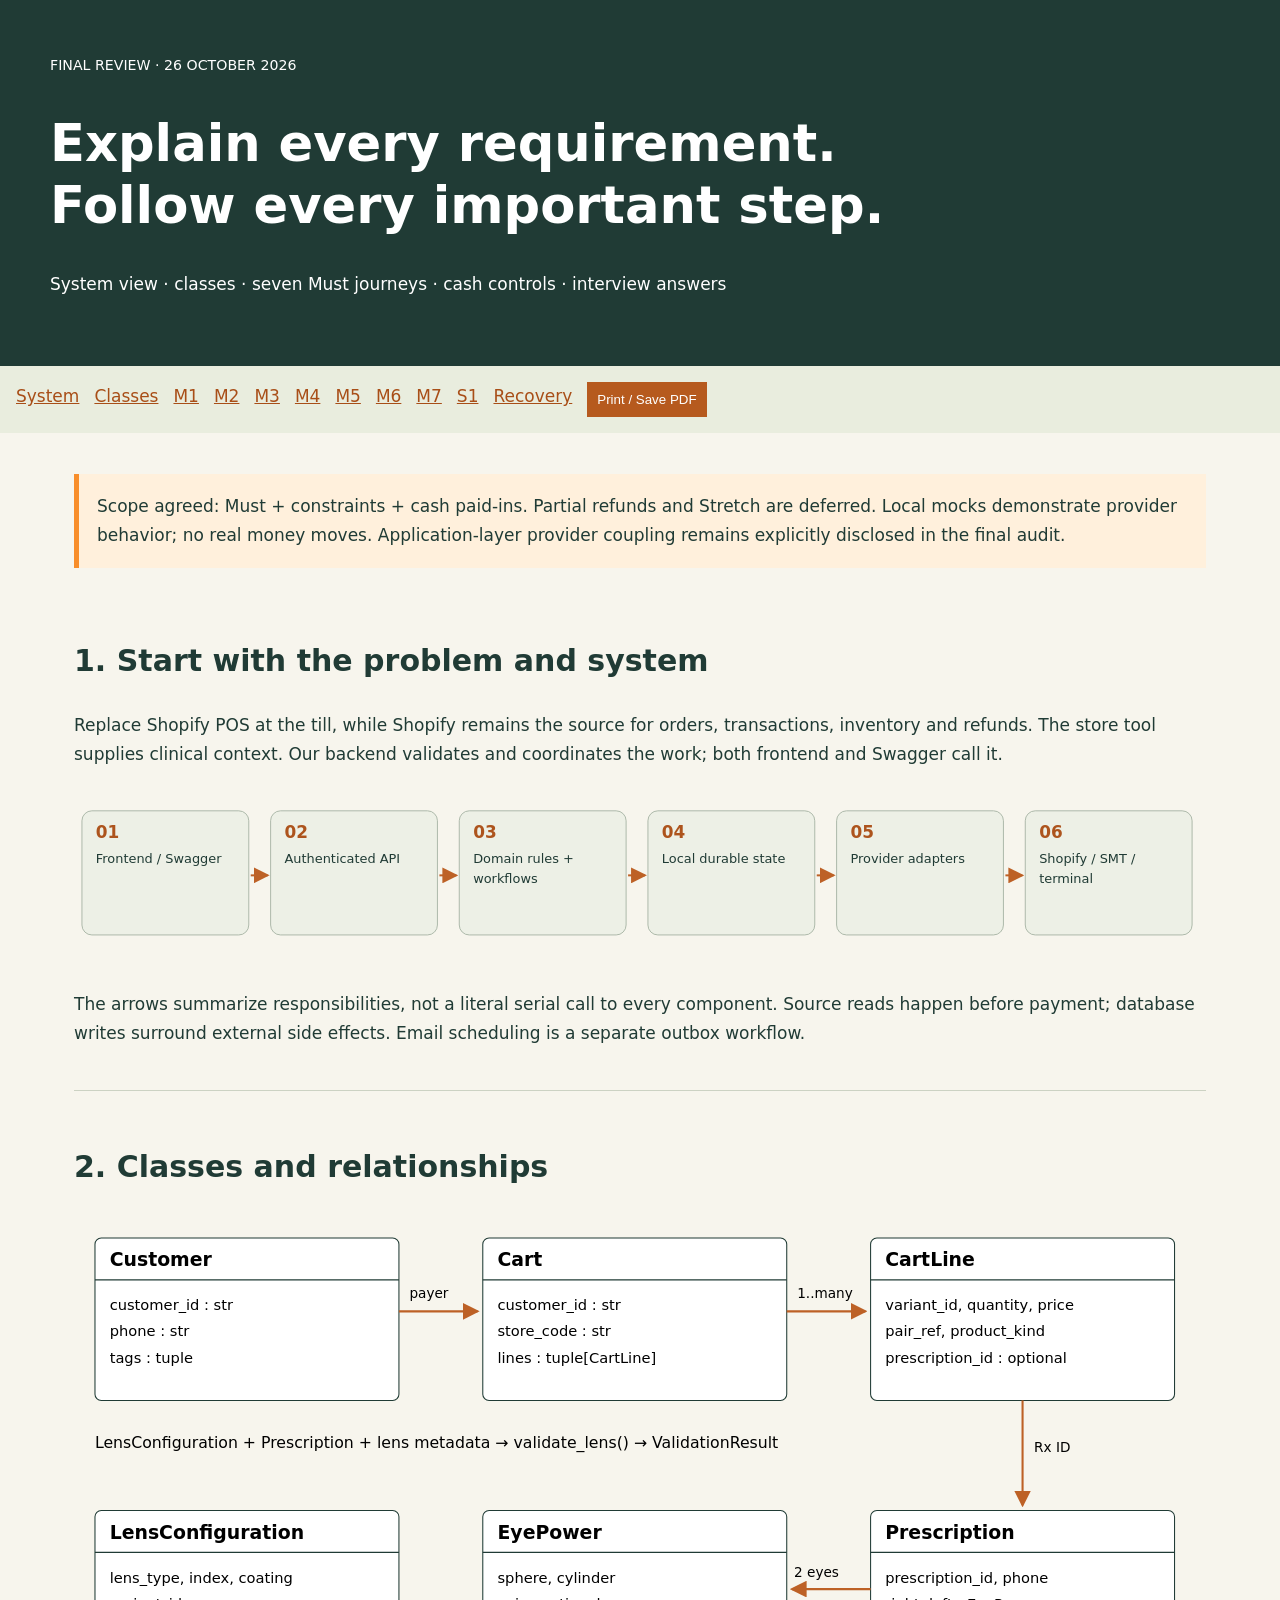
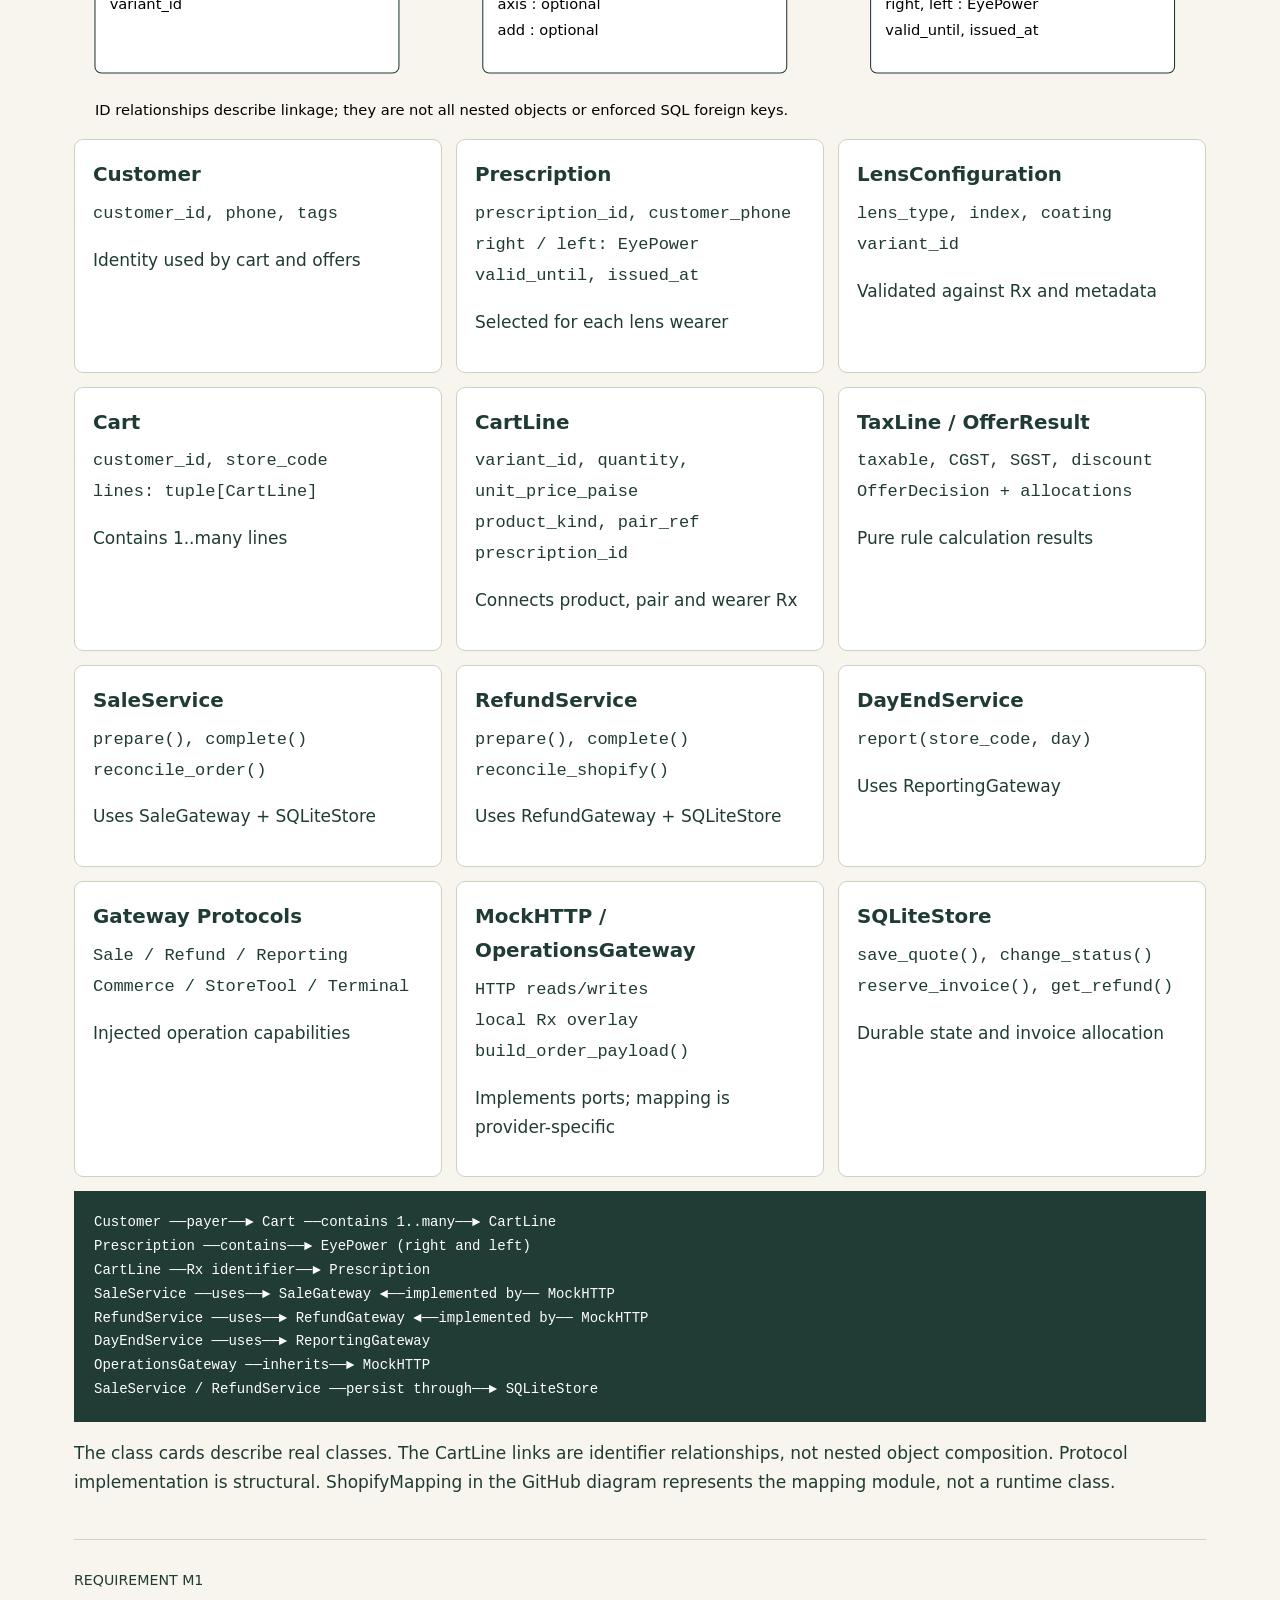
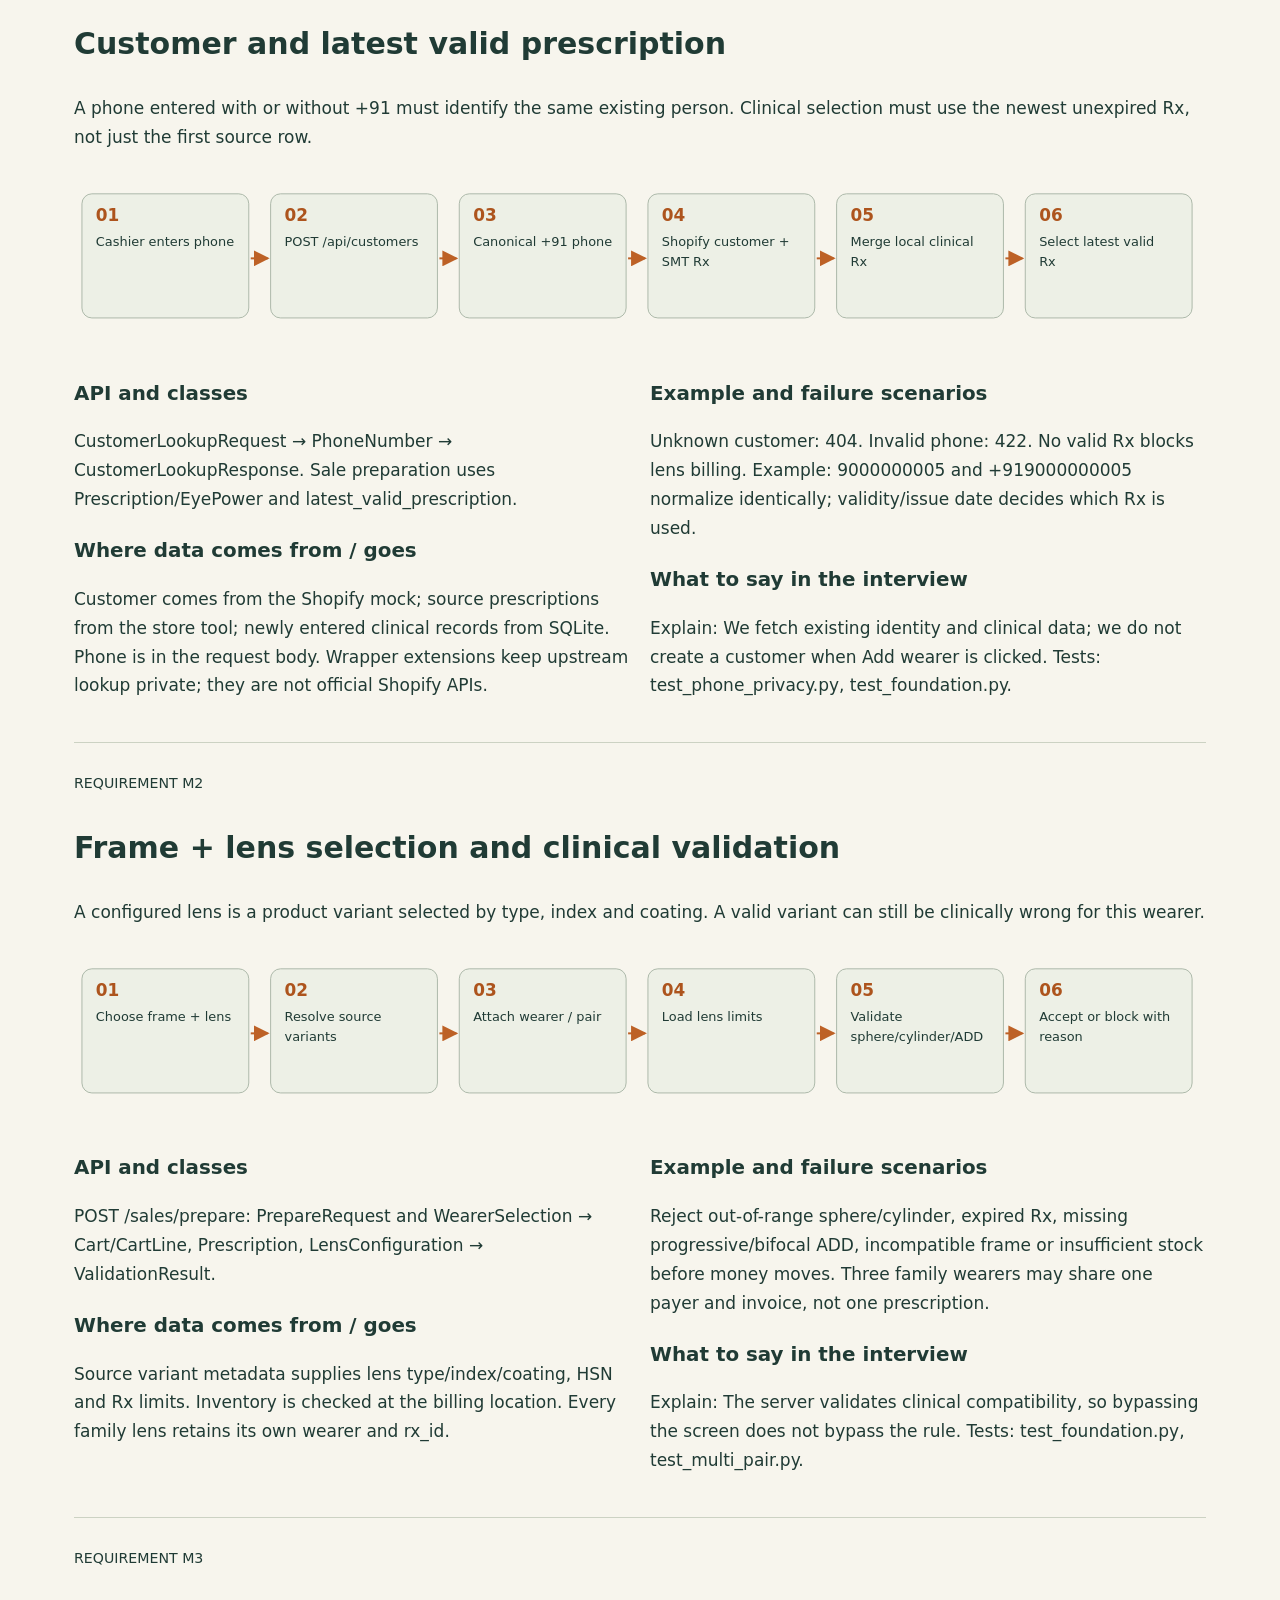
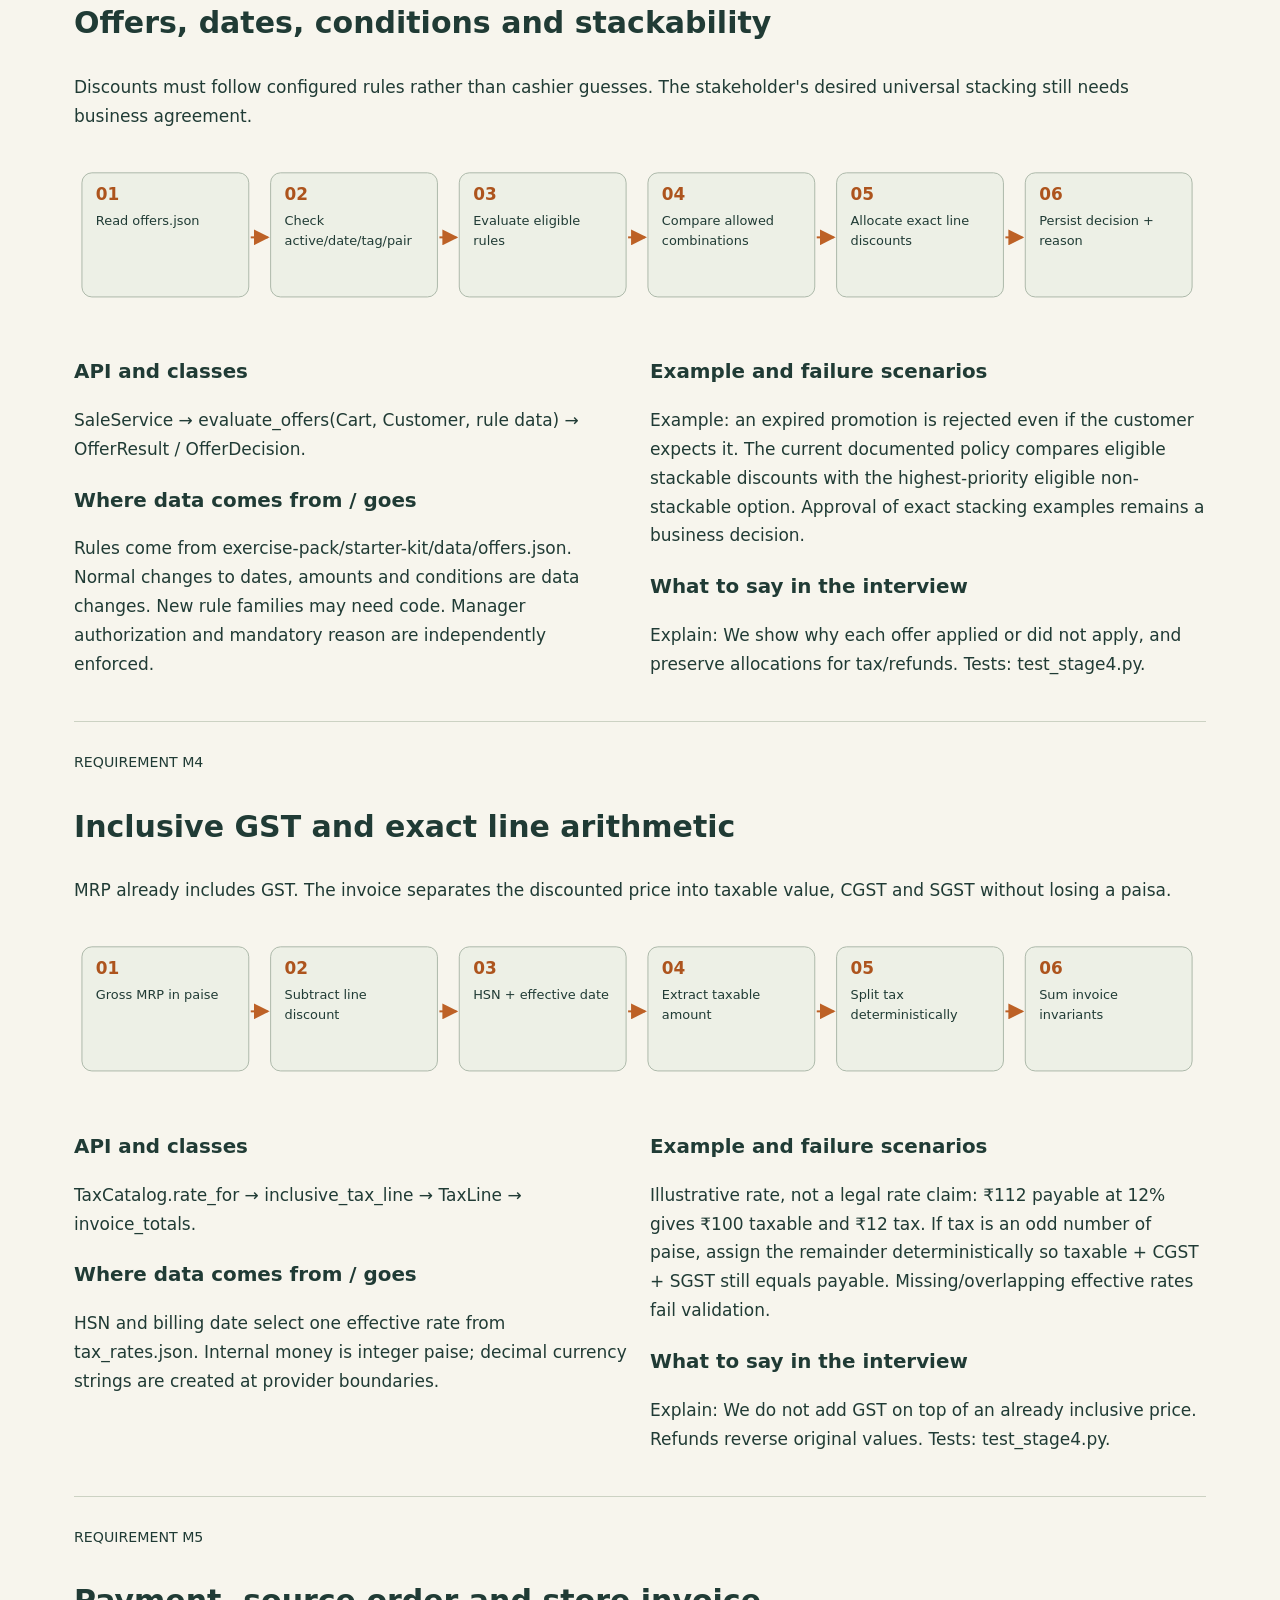
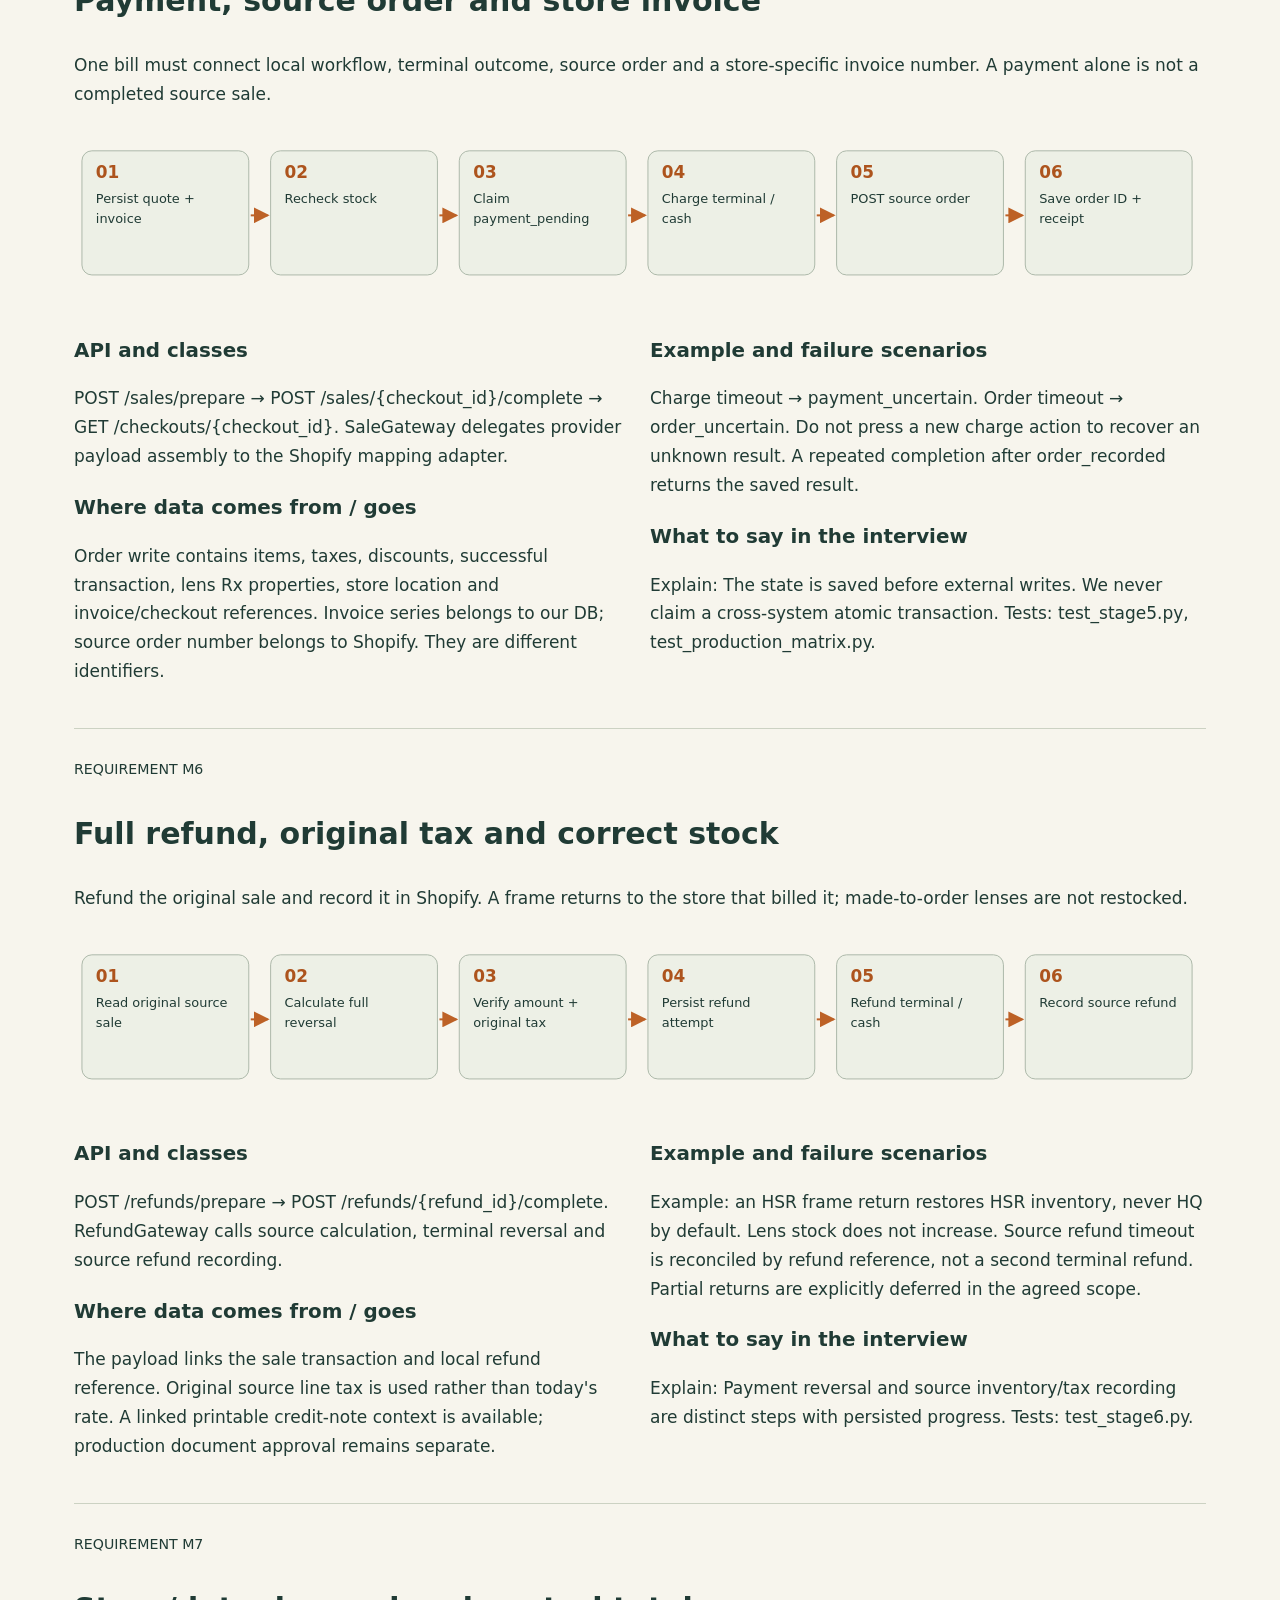
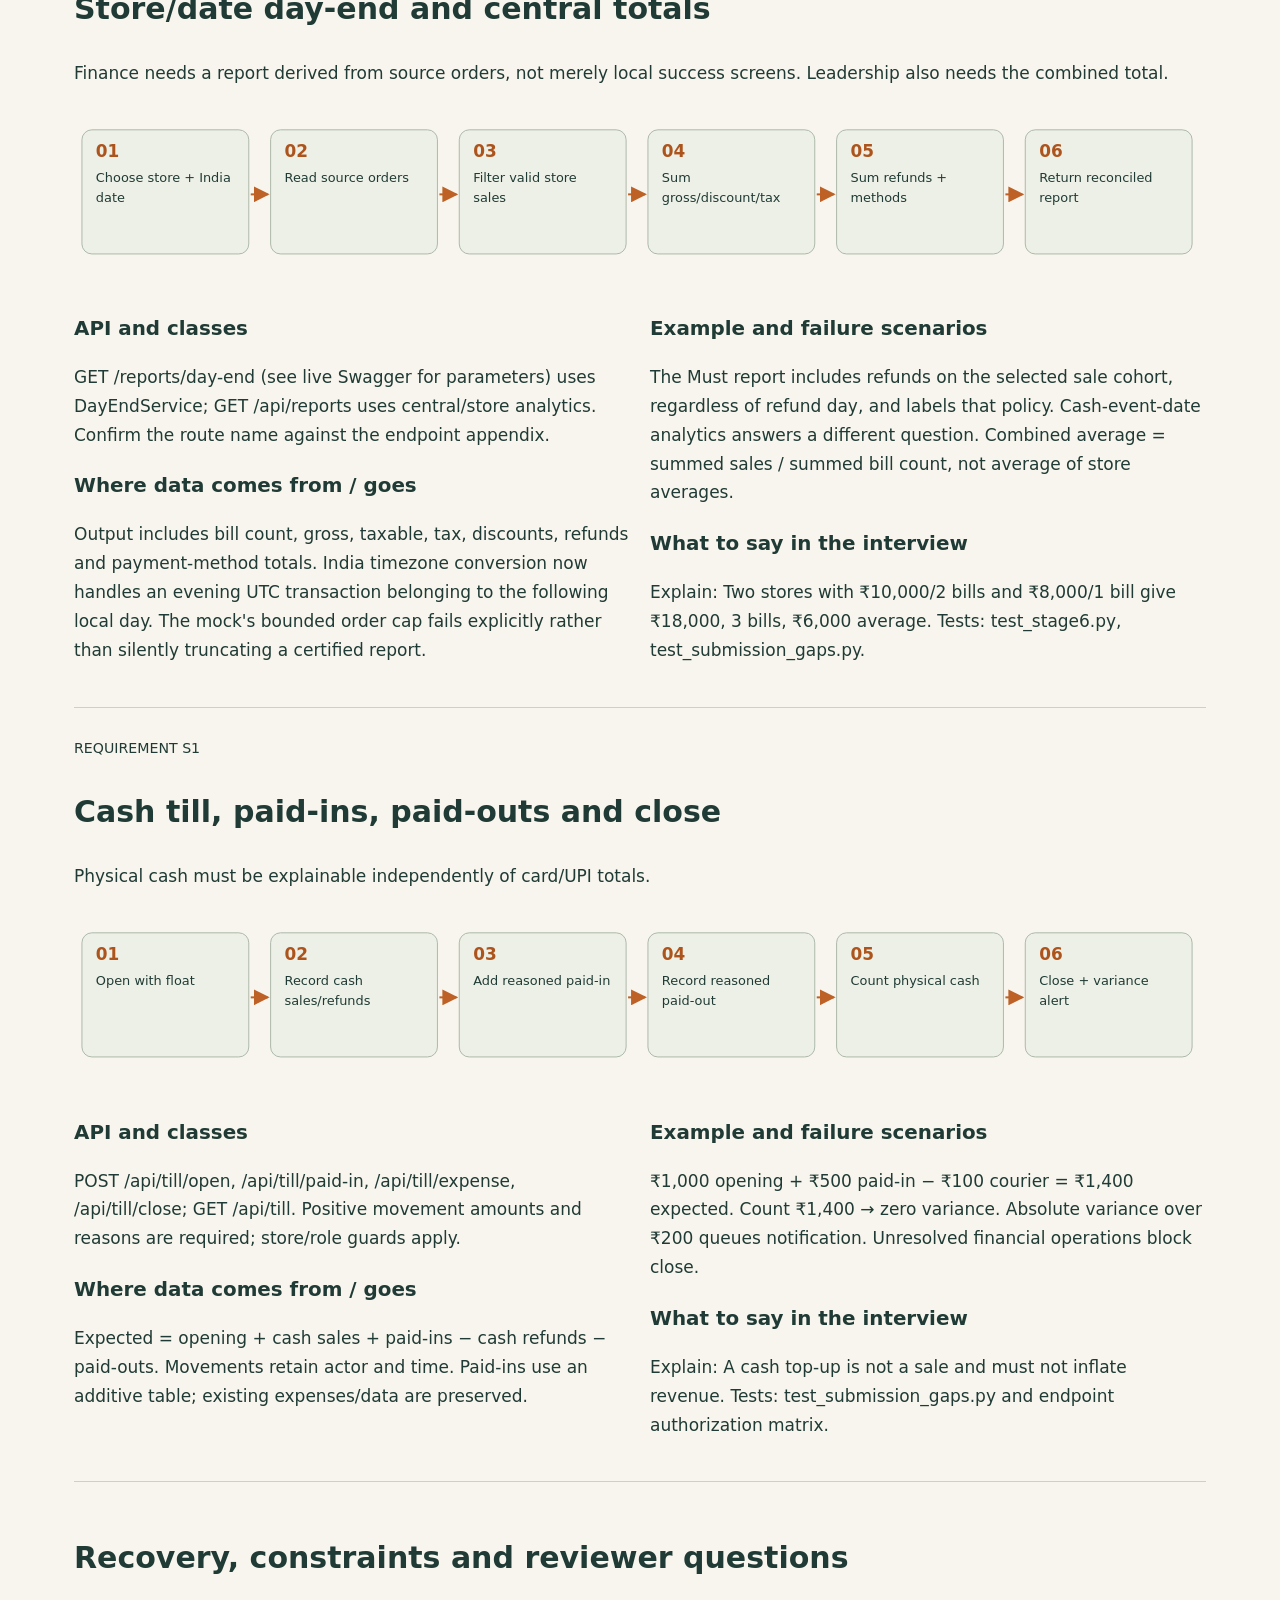
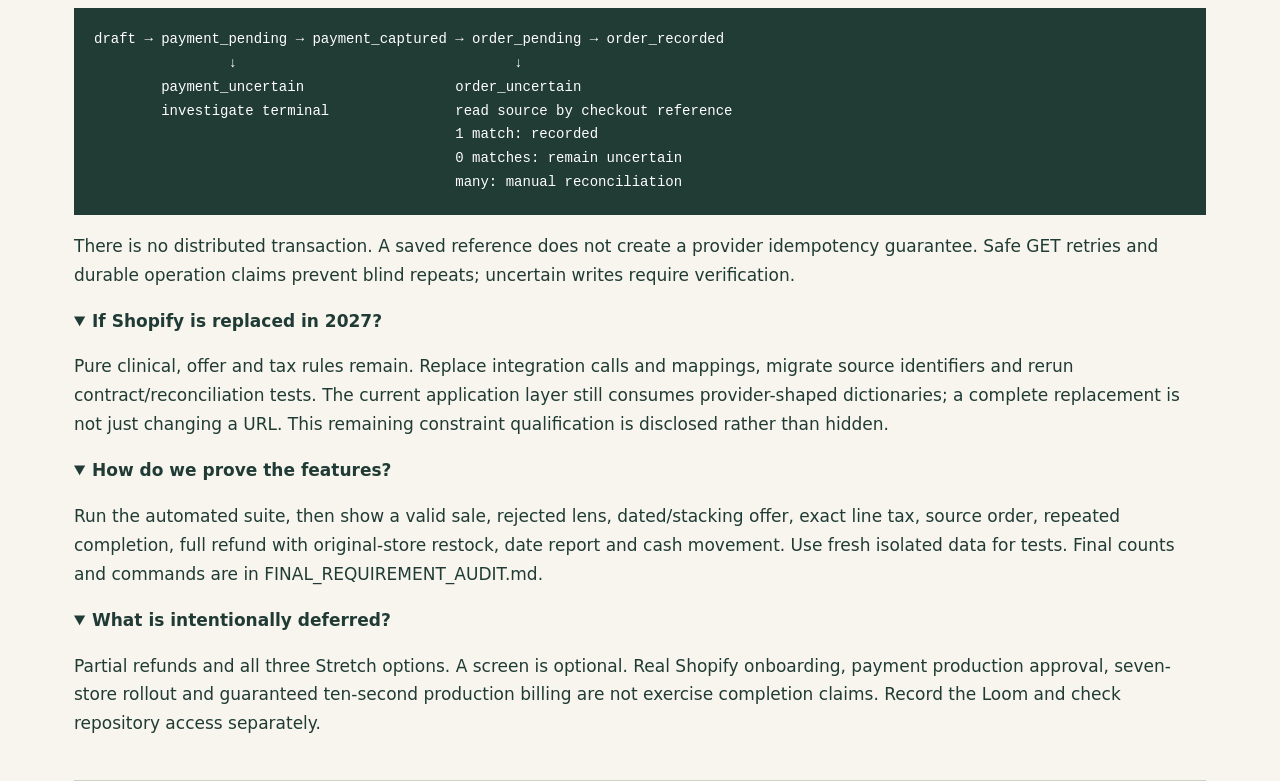
<file: app/static/submission-walkthrough.html>
<!doctype html><html lang="en"><meta charset="utf-8"><meta name="viewport" content="width=device-width,initial-scale=1"><title>Eluno · submission walkthrough</title><style>
*{box-sizing:border-box}body{margin:0;background:#f7f5ed;color:#203b35;font:17px/1.7 system-ui}header{background:#203b35;color:#fff;padding:50px max(24px,calc((100% - 1180px)/2))}h1{font-size:clamp(32px,4vw,52px);line-height:1.2}nav{background:#e9edde;padding:16px;display:flex;gap:15px;flex-wrap:wrap;position:sticky;top:0;z-index:1}a{color:#a84e17}main{max-width:1180px;margin:auto;padding:24px}section{padding:25px 0;border-bottom:1px solid #ccd2c3;scroll-margin-top:110px}h2{font-size:30px}h3{margin-bottom:6px}.diagram{overflow:auto}.diagram svg{min-width:950px;width:100%;font-family:system-ui}.grid{display:grid;grid-template-columns:repeat(3,1fr);gap:14px}.card{background:#fff;padding:18px;border:1px solid #cbd2c4;border-radius:9px}.card h3{margin-top:0}.note{border-left:5px solid #f88e2b;background:#fff0dc;padding:18px}button{border:0;background:#b65a1e;color:white;padding:10px;cursor:pointer}pre{white-space:pre-wrap;overflow-wrap:anywhere;background:#213b35;color:white;padding:20px;font:14px/1.7 monospace}details{margin:14px 0}summary{cursor:pointer;font-weight:700}.columns{display:grid;grid-template-columns:1fr 1fr;gap:20px}@media(max-width:700px){.grid,.columns{grid-template-columns:1fr}nav{position:static}h2{font-size:26px}}@media print{nav,button{display:none}header{background:white;color:#203b35;padding:0}body{font-size:11pt;background:white}.diagram svg{min-width:0}.diagram{overflow:visible}section{break-before:page}.card{break-inside:avoid}h2,h3{break-after:avoid}main{padding:0}}
</style><header><small>FINAL REVIEW · 26 OCTOBER 2026</small><h1>Explain every requirement.<br>Follow every important step.</h1><p>System view · classes · seven Must journeys · cash controls · interview answers</p></header><nav><a href="#system">System</a><a href="#classes">Classes</a><a href="#M1">M1</a><a href="#M2">M2</a><a href="#M3">M3</a><a href="#M4">M4</a><a href="#M5">M5</a><a href="#M6">M6</a><a href="#M7">M7</a><a href="#S1">S1</a><a href="#recovery">Recovery</a><button onclick="document.querySelectorAll('details').forEach(x=>x.open=true);window.print()">Print / Save PDF</button></nav><main><p class="note">Scope agreed: Must + constraints + cash paid-ins. Partial refunds and Stretch are deferred. Local mocks demonstrate provider behavior; no real money moves. Application-layer provider coupling remains explicitly disclosed in the final audit.</p><section id="system"><h2>1. Start with the problem and system</h2><p>Replace Shopify POS at the till, while Shopify remains the source for orders, transactions, inventory and refunds. The store tool supplies clinical context. Our backend validates and coordinates the work; both frontend and Swagger call it.</p><svg viewBox="0 0 1140 180" role="img" aria-label="System boundaries"><defs><marker id="arrow" markerWidth="8" markerHeight="8" refX="7" refY="4" orient="auto"><path d="M0 0 L8 4 L0 8" fill="#bd6126"/></marker></defs><rect x="8" y="25" width="168" height="125" rx="10" fill="#edf0e6" stroke="#adb9aa"/><text x="22" y="52" fill="#ad541d" font-size="17" font-weight="700">01</text><text x="22" y="78" font-size="13" fill="#203b35">Frontend / Swagger</text><path d="M178 90 H195" stroke="#bd6126" stroke-width="2" marker-end="url(#arrow)"/><rect x="198" y="25" width="168" height="125" rx="10" fill="#edf0e6" stroke="#adb9aa"/><text x="212" y="52" fill="#ad541d" font-size="17" font-weight="700">02</text><text x="212" y="78" font-size="13" fill="#203b35">Authenticated API</text><path d="M368 90 H385" stroke="#bd6126" stroke-width="2" marker-end="url(#arrow)"/><rect x="388" y="25" width="168" height="125" rx="10" fill="#edf0e6" stroke="#adb9aa"/><text x="402" y="52" fill="#ad541d" font-size="17" font-weight="700">03</text><text x="402" y="78" font-size="13" fill="#203b35">Domain rules +</text><text x="402" y="98" font-size="13" fill="#203b35">workflows</text><path d="M558 90 H575" stroke="#bd6126" stroke-width="2" marker-end="url(#arrow)"/><rect x="578" y="25" width="168" height="125" rx="10" fill="#edf0e6" stroke="#adb9aa"/><text x="592" y="52" fill="#ad541d" font-size="17" font-weight="700">04</text><text x="592" y="78" font-size="13" fill="#203b35">Local durable state</text><path d="M748 90 H765" stroke="#bd6126" stroke-width="2" marker-end="url(#arrow)"/><rect x="768" y="25" width="168" height="125" rx="10" fill="#edf0e6" stroke="#adb9aa"/><text x="782" y="52" fill="#ad541d" font-size="17" font-weight="700">05</text><text x="782" y="78" font-size="13" fill="#203b35">Provider adapters</text><path d="M938 90 H955" stroke="#bd6126" stroke-width="2" marker-end="url(#arrow)"/><rect x="958" y="25" width="168" height="125" rx="10" fill="#edf0e6" stroke="#adb9aa"/><text x="972" y="52" fill="#ad541d" font-size="17" font-weight="700">06</text><text x="972" y="78" font-size="13" fill="#203b35">Shopify / SMT /</text><text x="972" y="98" font-size="13" fill="#203b35">terminal</text></svg><p>The arrows summarize responsibilities, not a literal serial call to every component. Source reads happen before payment; database writes surround external side effects. Email scheduling is a separate outbox workflow.</p></section><section id="classes"><h2>2. Classes and relationships</h2><div class="diagram"><svg viewBox="0 0 1080 490" role="img" aria-label="Domain class diagram"><defs><marker id="classarrow" markerWidth="8" markerHeight="8" refX="7" refY="4" orient="auto"><path d="M0 0 L8 4 L0 8" fill="#bd6126"/></marker></defs><rect x="20" y="20" width="290" height="155" rx="6" fill="white" stroke="#203b35"/><path d="M20 60 H310" stroke="#203b35"/><text x="34" y="47" font-weight="700" font-size="18">Customer</text><text x="34" y="89" font-size="14">customer_id : str</text><text x="34" y="114" font-size="14">phone : str</text><text x="34" y="139" font-size="14">tags : tuple</text><rect x="390" y="20" width="290" height="155" rx="6" fill="white" stroke="#203b35"/><path d="M390 60 H680" stroke="#203b35"/><text x="404" y="47" font-weight="700" font-size="18">Cart</text><text x="404" y="89" font-size="14">customer_id : str</text><text x="404" y="114" font-size="14">store_code : str</text><text x="404" y="139" font-size="14">lines : tuple[CartLine]</text><rect x="760" y="20" width="290" height="155" rx="6" fill="white" stroke="#203b35"/><path d="M760 60 H1050" stroke="#203b35"/><text x="774" y="47" font-weight="700" font-size="18">CartLine</text><text x="774" y="89" font-size="14">variant_id, quantity, price</text><text x="774" y="114" font-size="14">pair_ref, product_kind</text><text x="774" y="139" font-size="14">prescription_id : optional</text><rect x="760" y="280" width="290" height="155" rx="6" fill="white" stroke="#203b35"/><path d="M760 320 H1050" stroke="#203b35"/><text x="774" y="307" font-weight="700" font-size="18">Prescription</text><text x="774" y="349" font-size="14">prescription_id, phone</text><text x="774" y="374" font-size="14">right, left : EyePower</text><text x="774" y="399" font-size="14">valid_until, issued_at</text><rect x="390" y="280" width="290" height="155" rx="6" fill="white" stroke="#203b35"/><path d="M390 320 H680" stroke="#203b35"/><text x="404" y="307" font-weight="700" font-size="18">EyePower</text><text x="404" y="349" font-size="14">sphere, cylinder</text><text x="404" y="374" font-size="14">axis : optional</text><text x="404" y="399" font-size="14">add : optional</text><rect x="20" y="280" width="290" height="155" rx="6" fill="white" stroke="#203b35"/><path d="M20 320 H310" stroke="#203b35"/><text x="34" y="307" font-weight="700" font-size="18">LensConfiguration</text><text x="34" y="349" font-size="14">lens_type, index, coating</text><text x="34" y="374" font-size="14">variant_id</text><path d="M310 90 H385" fill="none" stroke="#bd6126" stroke-width="2" marker-end="url(#classarrow)"/><path d="M680 90 H755" fill="none" stroke="#bd6126" stroke-width="2" marker-end="url(#classarrow)"/><path d="M905 175 V275" fill="none" stroke="#bd6126" stroke-width="2" marker-end="url(#classarrow)"/><path d="M760 355 H685" fill="none" stroke="#bd6126" stroke-width="2" marker-end="url(#classarrow)"/><text x="320" y="77" font-size="13">payer</text><text x="690" y="77" font-size="13">1..many</text><text x="916" y="224" font-size="13">Rx ID</text><text x="687" y="343" font-size="13">2 eyes</text><text x="20" y="220" font-size="15">LensConfiguration + Prescription + lens metadata → validate_lens() → ValidationResult</text><text x="20" y="475" font-size="14">ID relationships describe linkage; they are not all nested objects or enforced SQL foreign keys.</text></svg></div><div class="grid"><article class="card"><h3>Customer</h3><code>customer_id, phone, tags</code><p>Identity used by cart and offers</p></article><article class="card"><h3>Prescription</h3><code>prescription_id, customer_phone<br>right / left: EyePower<br>valid_until, issued_at</code><p>Selected for each lens wearer</p></article><article class="card"><h3>LensConfiguration</h3><code>lens_type, index, coating<br>variant_id</code><p>Validated against Rx and metadata</p></article><article class="card"><h3>Cart</h3><code>customer_id, store_code<br>lines: tuple[CartLine]</code><p>Contains 1..many lines</p></article><article class="card"><h3>CartLine</h3><code>variant_id, quantity, unit_price_paise<br>product_kind, pair_ref<br>prescription_id</code><p>Connects product, pair and wearer Rx</p></article><article class="card"><h3>TaxLine / OfferResult</h3><code>taxable, CGST, SGST, discount<br>OfferDecision + allocations</code><p>Pure rule calculation results</p></article><article class="card"><h3>SaleService</h3><code>prepare(), complete()<br>reconcile_order()</code><p>Uses SaleGateway + SQLiteStore</p></article><article class="card"><h3>RefundService</h3><code>prepare(), complete()<br>reconcile_shopify()</code><p>Uses RefundGateway + SQLiteStore</p></article><article class="card"><h3>DayEndService</h3><code>report(store_code, day)</code><p>Uses ReportingGateway</p></article><article class="card"><h3>Gateway Protocols</h3><code>Sale / Refund / Reporting<br>Commerce / StoreTool / Terminal</code><p>Injected operation capabilities</p></article><article class="card"><h3>MockHTTP / OperationsGateway</h3><code>HTTP reads/writes<br>local Rx overlay<br>build_order_payload()</code><p>Implements ports; mapping is provider-specific</p></article><article class="card"><h3>SQLiteStore</h3><code>save_quote(), change_status()<br>reserve_invoice(), get_refund()</code><p>Durable state and invoice allocation</p></article></div><pre>Customer ──payer──► Cart ──contains 1..many──► CartLine
Prescription ──contains──► EyePower (right and left)
CartLine ──Rx identifier──► Prescription
SaleService ──uses──► SaleGateway ◄──implemented by── MockHTTP
RefundService ──uses──► RefundGateway ◄──implemented by── MockHTTP
DayEndService ──uses──► ReportingGateway
OperationsGateway ──inherits──► MockHTTP
SaleService / RefundService ──persist through──► SQLiteStore</pre><p>The class cards describe real classes. The CartLine links are identifier relationships, not nested object composition. Protocol implementation is structural. ShopifyMapping in the GitHub diagram represents the mapping module, not a runtime class.</p></section><section id="M1"><small>REQUIREMENT M1</small><h2>Customer and latest valid prescription</h2><p>A phone entered with or without +91 must identify the same existing person. Clinical selection must use the newest unexpired Rx, not just the first source row.</p><div class="diagram"><svg viewBox="0 0 1140 180" role="img" aria-label="Customer and latest valid prescription"><defs><marker id="arrow" markerWidth="8" markerHeight="8" refX="7" refY="4" orient="auto"><path d="M0 0 L8 4 L0 8" fill="#bd6126"/></marker></defs><rect x="8" y="25" width="168" height="125" rx="10" fill="#edf0e6" stroke="#adb9aa"/><text x="22" y="52" fill="#ad541d" font-size="17" font-weight="700">01</text><text x="22" y="78" font-size="13" fill="#203b35">Cashier enters phone</text><path d="M178 90 H195" stroke="#bd6126" stroke-width="2" marker-end="url(#arrow)"/><rect x="198" y="25" width="168" height="125" rx="10" fill="#edf0e6" stroke="#adb9aa"/><text x="212" y="52" fill="#ad541d" font-size="17" font-weight="700">02</text><text x="212" y="78" font-size="13" fill="#203b35">POST /api/customers</text><path d="M368 90 H385" stroke="#bd6126" stroke-width="2" marker-end="url(#arrow)"/><rect x="388" y="25" width="168" height="125" rx="10" fill="#edf0e6" stroke="#adb9aa"/><text x="402" y="52" fill="#ad541d" font-size="17" font-weight="700">03</text><text x="402" y="78" font-size="13" fill="#203b35">Canonical +91 phone</text><path d="M558 90 H575" stroke="#bd6126" stroke-width="2" marker-end="url(#arrow)"/><rect x="578" y="25" width="168" height="125" rx="10" fill="#edf0e6" stroke="#adb9aa"/><text x="592" y="52" fill="#ad541d" font-size="17" font-weight="700">04</text><text x="592" y="78" font-size="13" fill="#203b35">Shopify customer +</text><text x="592" y="98" font-size="13" fill="#203b35">SMT Rx</text><path d="M748 90 H765" stroke="#bd6126" stroke-width="2" marker-end="url(#arrow)"/><rect x="768" y="25" width="168" height="125" rx="10" fill="#edf0e6" stroke="#adb9aa"/><text x="782" y="52" fill="#ad541d" font-size="17" font-weight="700">05</text><text x="782" y="78" font-size="13" fill="#203b35">Merge local clinical</text><text x="782" y="98" font-size="13" fill="#203b35">Rx</text><path d="M938 90 H955" stroke="#bd6126" stroke-width="2" marker-end="url(#arrow)"/><rect x="958" y="25" width="168" height="125" rx="10" fill="#edf0e6" stroke="#adb9aa"/><text x="972" y="52" fill="#ad541d" font-size="17" font-weight="700">06</text><text x="972" y="78" font-size="13" fill="#203b35">Select latest valid</text><text x="972" y="98" font-size="13" fill="#203b35">Rx</text></svg></div><div class="columns"><div><h3>API and classes</h3><p>CustomerLookupRequest → PhoneNumber → CustomerLookupResponse. Sale preparation uses Prescription/EyePower and latest_valid_prescription.</p><h3>Where data comes from / goes</h3><p>Customer comes from the Shopify mock; source prescriptions from the store tool; newly entered clinical records from SQLite. Phone is in the request body. Wrapper extensions keep upstream lookup private; they are not official Shopify APIs.</p></div><div><h3>Example and failure scenarios</h3><p>Unknown customer: 404. Invalid phone: 422. No valid Rx blocks lens billing. Example: 9000000005 and +919000000005 normalize identically; validity/issue date decides which Rx is used.</p><h3>What to say in the interview</h3><p>Explain: We fetch existing identity and clinical data; we do not create a customer when Add wearer is clicked. Tests: test_phone_privacy.py, test_foundation.py.</p></div></div></section><section id="M2"><small>REQUIREMENT M2</small><h2>Frame + lens selection and clinical validation</h2><p>A configured lens is a product variant selected by type, index and coating. A valid variant can still be clinically wrong for this wearer.</p><div class="diagram"><svg viewBox="0 0 1140 180" role="img" aria-label="Frame + lens selection and clinical validation"><defs><marker id="arrow" markerWidth="8" markerHeight="8" refX="7" refY="4" orient="auto"><path d="M0 0 L8 4 L0 8" fill="#bd6126"/></marker></defs><rect x="8" y="25" width="168" height="125" rx="10" fill="#edf0e6" stroke="#adb9aa"/><text x="22" y="52" fill="#ad541d" font-size="17" font-weight="700">01</text><text x="22" y="78" font-size="13" fill="#203b35">Choose frame + lens</text><path d="M178 90 H195" stroke="#bd6126" stroke-width="2" marker-end="url(#arrow)"/><rect x="198" y="25" width="168" height="125" rx="10" fill="#edf0e6" stroke="#adb9aa"/><text x="212" y="52" fill="#ad541d" font-size="17" font-weight="700">02</text><text x="212" y="78" font-size="13" fill="#203b35">Resolve source</text><text x="212" y="98" font-size="13" fill="#203b35">variants</text><path d="M368 90 H385" stroke="#bd6126" stroke-width="2" marker-end="url(#arrow)"/><rect x="388" y="25" width="168" height="125" rx="10" fill="#edf0e6" stroke="#adb9aa"/><text x="402" y="52" fill="#ad541d" font-size="17" font-weight="700">03</text><text x="402" y="78" font-size="13" fill="#203b35">Attach wearer / pair</text><path d="M558 90 H575" stroke="#bd6126" stroke-width="2" marker-end="url(#arrow)"/><rect x="578" y="25" width="168" height="125" rx="10" fill="#edf0e6" stroke="#adb9aa"/><text x="592" y="52" fill="#ad541d" font-size="17" font-weight="700">04</text><text x="592" y="78" font-size="13" fill="#203b35">Load lens limits</text><path d="M748 90 H765" stroke="#bd6126" stroke-width="2" marker-end="url(#arrow)"/><rect x="768" y="25" width="168" height="125" rx="10" fill="#edf0e6" stroke="#adb9aa"/><text x="782" y="52" fill="#ad541d" font-size="17" font-weight="700">05</text><text x="782" y="78" font-size="13" fill="#203b35">Validate</text><text x="782" y="98" font-size="13" fill="#203b35">sphere/cylinder/ADD</text><path d="M938 90 H955" stroke="#bd6126" stroke-width="2" marker-end="url(#arrow)"/><rect x="958" y="25" width="168" height="125" rx="10" fill="#edf0e6" stroke="#adb9aa"/><text x="972" y="52" fill="#ad541d" font-size="17" font-weight="700">06</text><text x="972" y="78" font-size="13" fill="#203b35">Accept or block with</text><text x="972" y="98" font-size="13" fill="#203b35">reason</text></svg></div><div class="columns"><div><h3>API and classes</h3><p>POST /sales/prepare: PrepareRequest and WearerSelection → Cart/CartLine, Prescription, LensConfiguration → ValidationResult.</p><h3>Where data comes from / goes</h3><p>Source variant metadata supplies lens type/index/coating, HSN and Rx limits. Inventory is checked at the billing location. Every family lens retains its own wearer and rx_id.</p></div><div><h3>Example and failure scenarios</h3><p>Reject out-of-range sphere/cylinder, expired Rx, missing progressive/bifocal ADD, incompatible frame or insufficient stock before money moves. Three family wearers may share one payer and invoice, not one prescription.</p><h3>What to say in the interview</h3><p>Explain: The server validates clinical compatibility, so bypassing the screen does not bypass the rule. Tests: test_foundation.py, test_multi_pair.py.</p></div></div></section><section id="M3"><small>REQUIREMENT M3</small><h2>Offers, dates, conditions and stackability</h2><p>Discounts must follow configured rules rather than cashier guesses. The stakeholder&#x27;s desired universal stacking still needs business agreement.</p><div class="diagram"><svg viewBox="0 0 1140 180" role="img" aria-label="Offers, dates, conditions and stackability"><defs><marker id="arrow" markerWidth="8" markerHeight="8" refX="7" refY="4" orient="auto"><path d="M0 0 L8 4 L0 8" fill="#bd6126"/></marker></defs><rect x="8" y="25" width="168" height="125" rx="10" fill="#edf0e6" stroke="#adb9aa"/><text x="22" y="52" fill="#ad541d" font-size="17" font-weight="700">01</text><text x="22" y="78" font-size="13" fill="#203b35">Read offers.json</text><path d="M178 90 H195" stroke="#bd6126" stroke-width="2" marker-end="url(#arrow)"/><rect x="198" y="25" width="168" height="125" rx="10" fill="#edf0e6" stroke="#adb9aa"/><text x="212" y="52" fill="#ad541d" font-size="17" font-weight="700">02</text><text x="212" y="78" font-size="13" fill="#203b35">Check</text><text x="212" y="98" font-size="13" fill="#203b35">active/date/tag/pair</text><path d="M368 90 H385" stroke="#bd6126" stroke-width="2" marker-end="url(#arrow)"/><rect x="388" y="25" width="168" height="125" rx="10" fill="#edf0e6" stroke="#adb9aa"/><text x="402" y="52" fill="#ad541d" font-size="17" font-weight="700">03</text><text x="402" y="78" font-size="13" fill="#203b35">Evaluate eligible</text><text x="402" y="98" font-size="13" fill="#203b35">rules</text><path d="M558 90 H575" stroke="#bd6126" stroke-width="2" marker-end="url(#arrow)"/><rect x="578" y="25" width="168" height="125" rx="10" fill="#edf0e6" stroke="#adb9aa"/><text x="592" y="52" fill="#ad541d" font-size="17" font-weight="700">04</text><text x="592" y="78" font-size="13" fill="#203b35">Compare allowed</text><text x="592" y="98" font-size="13" fill="#203b35">combinations</text><path d="M748 90 H765" stroke="#bd6126" stroke-width="2" marker-end="url(#arrow)"/><rect x="768" y="25" width="168" height="125" rx="10" fill="#edf0e6" stroke="#adb9aa"/><text x="782" y="52" fill="#ad541d" font-size="17" font-weight="700">05</text><text x="782" y="78" font-size="13" fill="#203b35">Allocate exact line</text><text x="782" y="98" font-size="13" fill="#203b35">discounts</text><path d="M938 90 H955" stroke="#bd6126" stroke-width="2" marker-end="url(#arrow)"/><rect x="958" y="25" width="168" height="125" rx="10" fill="#edf0e6" stroke="#adb9aa"/><text x="972" y="52" fill="#ad541d" font-size="17" font-weight="700">06</text><text x="972" y="78" font-size="13" fill="#203b35">Persist decision +</text><text x="972" y="98" font-size="13" fill="#203b35">reason</text></svg></div><div class="columns"><div><h3>API and classes</h3><p>SaleService → evaluate_offers(Cart, Customer, rule data) → OfferResult / OfferDecision.</p><h3>Where data comes from / goes</h3><p>Rules come from exercise-pack/starter-kit/data/offers.json. Normal changes to dates, amounts and conditions are data changes. New rule families may need code. Manager authorization and mandatory reason are independently enforced.</p></div><div><h3>Example and failure scenarios</h3><p>Example: an expired promotion is rejected even if the customer expects it. The current documented policy compares eligible stackable discounts with the highest-priority eligible non-stackable option. Approval of exact stacking examples remains a business decision.</p><h3>What to say in the interview</h3><p>Explain: We show why each offer applied or did not apply, and preserve allocations for tax/refunds. Tests: test_stage4.py.</p></div></div></section><section id="M4"><small>REQUIREMENT M4</small><h2>Inclusive GST and exact line arithmetic</h2><p>MRP already includes GST. The invoice separates the discounted price into taxable value, CGST and SGST without losing a paisa.</p><div class="diagram"><svg viewBox="0 0 1140 180" role="img" aria-label="Inclusive GST and exact line arithmetic"><defs><marker id="arrow" markerWidth="8" markerHeight="8" refX="7" refY="4" orient="auto"><path d="M0 0 L8 4 L0 8" fill="#bd6126"/></marker></defs><rect x="8" y="25" width="168" height="125" rx="10" fill="#edf0e6" stroke="#adb9aa"/><text x="22" y="52" fill="#ad541d" font-size="17" font-weight="700">01</text><text x="22" y="78" font-size="13" fill="#203b35">Gross MRP in paise</text><path d="M178 90 H195" stroke="#bd6126" stroke-width="2" marker-end="url(#arrow)"/><rect x="198" y="25" width="168" height="125" rx="10" fill="#edf0e6" stroke="#adb9aa"/><text x="212" y="52" fill="#ad541d" font-size="17" font-weight="700">02</text><text x="212" y="78" font-size="13" fill="#203b35">Subtract line</text><text x="212" y="98" font-size="13" fill="#203b35">discount</text><path d="M368 90 H385" stroke="#bd6126" stroke-width="2" marker-end="url(#arrow)"/><rect x="388" y="25" width="168" height="125" rx="10" fill="#edf0e6" stroke="#adb9aa"/><text x="402" y="52" fill="#ad541d" font-size="17" font-weight="700">03</text><text x="402" y="78" font-size="13" fill="#203b35">HSN + effective date</text><path d="M558 90 H575" stroke="#bd6126" stroke-width="2" marker-end="url(#arrow)"/><rect x="578" y="25" width="168" height="125" rx="10" fill="#edf0e6" stroke="#adb9aa"/><text x="592" y="52" fill="#ad541d" font-size="17" font-weight="700">04</text><text x="592" y="78" font-size="13" fill="#203b35">Extract taxable</text><text x="592" y="98" font-size="13" fill="#203b35">amount</text><path d="M748 90 H765" stroke="#bd6126" stroke-width="2" marker-end="url(#arrow)"/><rect x="768" y="25" width="168" height="125" rx="10" fill="#edf0e6" stroke="#adb9aa"/><text x="782" y="52" fill="#ad541d" font-size="17" font-weight="700">05</text><text x="782" y="78" font-size="13" fill="#203b35">Split tax</text><text x="782" y="98" font-size="13" fill="#203b35">deterministically</text><path d="M938 90 H955" stroke="#bd6126" stroke-width="2" marker-end="url(#arrow)"/><rect x="958" y="25" width="168" height="125" rx="10" fill="#edf0e6" stroke="#adb9aa"/><text x="972" y="52" fill="#ad541d" font-size="17" font-weight="700">06</text><text x="972" y="78" font-size="13" fill="#203b35">Sum invoice</text><text x="972" y="98" font-size="13" fill="#203b35">invariants</text></svg></div><div class="columns"><div><h3>API and classes</h3><p>TaxCatalog.rate_for → inclusive_tax_line → TaxLine → invoice_totals.</p><h3>Where data comes from / goes</h3><p>HSN and billing date select one effective rate from tax_rates.json. Internal money is integer paise; decimal currency strings are created at provider boundaries.</p></div><div><h3>Example and failure scenarios</h3><p>Illustrative rate, not a legal rate claim: ₹112 payable at 12% gives ₹100 taxable and ₹12 tax. If tax is an odd number of paise, assign the remainder deterministically so taxable + CGST + SGST still equals payable. Missing/overlapping effective rates fail validation.</p><h3>What to say in the interview</h3><p>Explain: We do not add GST on top of an already inclusive price. Refunds reverse original values. Tests: test_stage4.py.</p></div></div></section><section id="M5"><small>REQUIREMENT M5</small><h2>Payment, source order and store invoice</h2><p>One bill must connect local workflow, terminal outcome, source order and a store-specific invoice number. A payment alone is not a completed source sale.</p><div class="diagram"><svg viewBox="0 0 1140 180" role="img" aria-label="Payment, source order and store invoice"><defs><marker id="arrow" markerWidth="8" markerHeight="8" refX="7" refY="4" orient="auto"><path d="M0 0 L8 4 L0 8" fill="#bd6126"/></marker></defs><rect x="8" y="25" width="168" height="125" rx="10" fill="#edf0e6" stroke="#adb9aa"/><text x="22" y="52" fill="#ad541d" font-size="17" font-weight="700">01</text><text x="22" y="78" font-size="13" fill="#203b35">Persist quote +</text><text x="22" y="98" font-size="13" fill="#203b35">invoice</text><path d="M178 90 H195" stroke="#bd6126" stroke-width="2" marker-end="url(#arrow)"/><rect x="198" y="25" width="168" height="125" rx="10" fill="#edf0e6" stroke="#adb9aa"/><text x="212" y="52" fill="#ad541d" font-size="17" font-weight="700">02</text><text x="212" y="78" font-size="13" fill="#203b35">Recheck stock</text><path d="M368 90 H385" stroke="#bd6126" stroke-width="2" marker-end="url(#arrow)"/><rect x="388" y="25" width="168" height="125" rx="10" fill="#edf0e6" stroke="#adb9aa"/><text x="402" y="52" fill="#ad541d" font-size="17" font-weight="700">03</text><text x="402" y="78" font-size="13" fill="#203b35">Claim</text><text x="402" y="98" font-size="13" fill="#203b35">payment_pending</text><path d="M558 90 H575" stroke="#bd6126" stroke-width="2" marker-end="url(#arrow)"/><rect x="578" y="25" width="168" height="125" rx="10" fill="#edf0e6" stroke="#adb9aa"/><text x="592" y="52" fill="#ad541d" font-size="17" font-weight="700">04</text><text x="592" y="78" font-size="13" fill="#203b35">Charge terminal /</text><text x="592" y="98" font-size="13" fill="#203b35">cash</text><path d="M748 90 H765" stroke="#bd6126" stroke-width="2" marker-end="url(#arrow)"/><rect x="768" y="25" width="168" height="125" rx="10" fill="#edf0e6" stroke="#adb9aa"/><text x="782" y="52" fill="#ad541d" font-size="17" font-weight="700">05</text><text x="782" y="78" font-size="13" fill="#203b35">POST source order</text><path d="M938 90 H955" stroke="#bd6126" stroke-width="2" marker-end="url(#arrow)"/><rect x="958" y="25" width="168" height="125" rx="10" fill="#edf0e6" stroke="#adb9aa"/><text x="972" y="52" fill="#ad541d" font-size="17" font-weight="700">06</text><text x="972" y="78" font-size="13" fill="#203b35">Save order ID +</text><text x="972" y="98" font-size="13" fill="#203b35">receipt</text></svg></div><div class="columns"><div><h3>API and classes</h3><p>POST /sales/prepare → POST /sales/{checkout_id}/complete → GET /checkouts/{checkout_id}. SaleGateway delegates provider payload assembly to the Shopify mapping adapter.</p><h3>Where data comes from / goes</h3><p>Order write contains items, taxes, discounts, successful transaction, lens Rx properties, store location and invoice/checkout references. Invoice series belongs to our DB; source order number belongs to Shopify. They are different identifiers.</p></div><div><h3>Example and failure scenarios</h3><p>Charge timeout → payment_uncertain. Order timeout → order_uncertain. Do not press a new charge action to recover an unknown result. A repeated completion after order_recorded returns the saved result.</p><h3>What to say in the interview</h3><p>Explain: The state is saved before external writes. We never claim a cross-system atomic transaction. Tests: test_stage5.py, test_production_matrix.py.</p></div></div></section><section id="M6"><small>REQUIREMENT M6</small><h2>Full refund, original tax and correct stock</h2><p>Refund the original sale and record it in Shopify. A frame returns to the store that billed it; made-to-order lenses are not restocked.</p><div class="diagram"><svg viewBox="0 0 1140 180" role="img" aria-label="Full refund, original tax and correct stock"><defs><marker id="arrow" markerWidth="8" markerHeight="8" refX="7" refY="4" orient="auto"><path d="M0 0 L8 4 L0 8" fill="#bd6126"/></marker></defs><rect x="8" y="25" width="168" height="125" rx="10" fill="#edf0e6" stroke="#adb9aa"/><text x="22" y="52" fill="#ad541d" font-size="17" font-weight="700">01</text><text x="22" y="78" font-size="13" fill="#203b35">Read original source</text><text x="22" y="98" font-size="13" fill="#203b35">sale</text><path d="M178 90 H195" stroke="#bd6126" stroke-width="2" marker-end="url(#arrow)"/><rect x="198" y="25" width="168" height="125" rx="10" fill="#edf0e6" stroke="#adb9aa"/><text x="212" y="52" fill="#ad541d" font-size="17" font-weight="700">02</text><text x="212" y="78" font-size="13" fill="#203b35">Calculate full</text><text x="212" y="98" font-size="13" fill="#203b35">reversal</text><path d="M368 90 H385" stroke="#bd6126" stroke-width="2" marker-end="url(#arrow)"/><rect x="388" y="25" width="168" height="125" rx="10" fill="#edf0e6" stroke="#adb9aa"/><text x="402" y="52" fill="#ad541d" font-size="17" font-weight="700">03</text><text x="402" y="78" font-size="13" fill="#203b35">Verify amount +</text><text x="402" y="98" font-size="13" fill="#203b35">original tax</text><path d="M558 90 H575" stroke="#bd6126" stroke-width="2" marker-end="url(#arrow)"/><rect x="578" y="25" width="168" height="125" rx="10" fill="#edf0e6" stroke="#adb9aa"/><text x="592" y="52" fill="#ad541d" font-size="17" font-weight="700">04</text><text x="592" y="78" font-size="13" fill="#203b35">Persist refund</text><text x="592" y="98" font-size="13" fill="#203b35">attempt</text><path d="M748 90 H765" stroke="#bd6126" stroke-width="2" marker-end="url(#arrow)"/><rect x="768" y="25" width="168" height="125" rx="10" fill="#edf0e6" stroke="#adb9aa"/><text x="782" y="52" fill="#ad541d" font-size="17" font-weight="700">05</text><text x="782" y="78" font-size="13" fill="#203b35">Refund terminal /</text><text x="782" y="98" font-size="13" fill="#203b35">cash</text><path d="M938 90 H955" stroke="#bd6126" stroke-width="2" marker-end="url(#arrow)"/><rect x="958" y="25" width="168" height="125" rx="10" fill="#edf0e6" stroke="#adb9aa"/><text x="972" y="52" fill="#ad541d" font-size="17" font-weight="700">06</text><text x="972" y="78" font-size="13" fill="#203b35">Record source refund</text></svg></div><div class="columns"><div><h3>API and classes</h3><p>POST /refunds/prepare → POST /refunds/{refund_id}/complete. RefundGateway calls source calculation, terminal reversal and source refund recording.</p><h3>Where data comes from / goes</h3><p>The payload links the sale transaction and local refund reference. Original source line tax is used rather than today&#x27;s rate. A linked printable credit-note context is available; production document approval remains separate.</p></div><div><h3>Example and failure scenarios</h3><p>Example: an HSR frame return restores HSR inventory, never HQ by default. Lens stock does not increase. Source refund timeout is reconciled by refund reference, not a second terminal refund. Partial returns are explicitly deferred in the agreed scope.</p><h3>What to say in the interview</h3><p>Explain: Payment reversal and source inventory/tax recording are distinct steps with persisted progress. Tests: test_stage6.py.</p></div></div></section><section id="M7"><small>REQUIREMENT M7</small><h2>Store/date day-end and central totals</h2><p>Finance needs a report derived from source orders, not merely local success screens. Leadership also needs the combined total.</p><div class="diagram"><svg viewBox="0 0 1140 180" role="img" aria-label="Store/date day-end and central totals"><defs><marker id="arrow" markerWidth="8" markerHeight="8" refX="7" refY="4" orient="auto"><path d="M0 0 L8 4 L0 8" fill="#bd6126"/></marker></defs><rect x="8" y="25" width="168" height="125" rx="10" fill="#edf0e6" stroke="#adb9aa"/><text x="22" y="52" fill="#ad541d" font-size="17" font-weight="700">01</text><text x="22" y="78" font-size="13" fill="#203b35">Choose store + India</text><text x="22" y="98" font-size="13" fill="#203b35">date</text><path d="M178 90 H195" stroke="#bd6126" stroke-width="2" marker-end="url(#arrow)"/><rect x="198" y="25" width="168" height="125" rx="10" fill="#edf0e6" stroke="#adb9aa"/><text x="212" y="52" fill="#ad541d" font-size="17" font-weight="700">02</text><text x="212" y="78" font-size="13" fill="#203b35">Read source orders</text><path d="M368 90 H385" stroke="#bd6126" stroke-width="2" marker-end="url(#arrow)"/><rect x="388" y="25" width="168" height="125" rx="10" fill="#edf0e6" stroke="#adb9aa"/><text x="402" y="52" fill="#ad541d" font-size="17" font-weight="700">03</text><text x="402" y="78" font-size="13" fill="#203b35">Filter valid store</text><text x="402" y="98" font-size="13" fill="#203b35">sales</text><path d="M558 90 H575" stroke="#bd6126" stroke-width="2" marker-end="url(#arrow)"/><rect x="578" y="25" width="168" height="125" rx="10" fill="#edf0e6" stroke="#adb9aa"/><text x="592" y="52" fill="#ad541d" font-size="17" font-weight="700">04</text><text x="592" y="78" font-size="13" fill="#203b35">Sum</text><text x="592" y="98" font-size="13" fill="#203b35">gross/discount/tax</text><path d="M748 90 H765" stroke="#bd6126" stroke-width="2" marker-end="url(#arrow)"/><rect x="768" y="25" width="168" height="125" rx="10" fill="#edf0e6" stroke="#adb9aa"/><text x="782" y="52" fill="#ad541d" font-size="17" font-weight="700">05</text><text x="782" y="78" font-size="13" fill="#203b35">Sum refunds +</text><text x="782" y="98" font-size="13" fill="#203b35">methods</text><path d="M938 90 H955" stroke="#bd6126" stroke-width="2" marker-end="url(#arrow)"/><rect x="958" y="25" width="168" height="125" rx="10" fill="#edf0e6" stroke="#adb9aa"/><text x="972" y="52" fill="#ad541d" font-size="17" font-weight="700">06</text><text x="972" y="78" font-size="13" fill="#203b35">Return reconciled</text><text x="972" y="98" font-size="13" fill="#203b35">report</text></svg></div><div class="columns"><div><h3>API and classes</h3><p>GET /reports/day-end (see live Swagger for parameters) uses DayEndService; GET /api/reports uses central/store analytics. Confirm the route name against the endpoint appendix.</p><h3>Where data comes from / goes</h3><p>Output includes bill count, gross, taxable, tax, discounts, refunds and payment-method totals. India timezone conversion now handles an evening UTC transaction belonging to the following local day. The mock&#x27;s bounded order cap fails explicitly rather than silently truncating a certified report.</p></div><div><h3>Example and failure scenarios</h3><p>The Must report includes refunds on the selected sale cohort, regardless of refund day, and labels that policy. Cash-event-date analytics answers a different question. Combined average = summed sales / summed bill count, not average of store averages.</p><h3>What to say in the interview</h3><p>Explain: Two stores with ₹10,000/2 bills and ₹8,000/1 bill give ₹18,000, 3 bills, ₹6,000 average. Tests: test_stage6.py, test_submission_gaps.py.</p></div></div></section><section id="S1"><small>REQUIREMENT S1</small><h2>Cash till, paid-ins, paid-outs and close</h2><p>Physical cash must be explainable independently of card/UPI totals.</p><div class="diagram"><svg viewBox="0 0 1140 180" role="img" aria-label="Cash till, paid-ins, paid-outs and close"><defs><marker id="arrow" markerWidth="8" markerHeight="8" refX="7" refY="4" orient="auto"><path d="M0 0 L8 4 L0 8" fill="#bd6126"/></marker></defs><rect x="8" y="25" width="168" height="125" rx="10" fill="#edf0e6" stroke="#adb9aa"/><text x="22" y="52" fill="#ad541d" font-size="17" font-weight="700">01</text><text x="22" y="78" font-size="13" fill="#203b35">Open with float</text><path d="M178 90 H195" stroke="#bd6126" stroke-width="2" marker-end="url(#arrow)"/><rect x="198" y="25" width="168" height="125" rx="10" fill="#edf0e6" stroke="#adb9aa"/><text x="212" y="52" fill="#ad541d" font-size="17" font-weight="700">02</text><text x="212" y="78" font-size="13" fill="#203b35">Record cash</text><text x="212" y="98" font-size="13" fill="#203b35">sales/refunds</text><path d="M368 90 H385" stroke="#bd6126" stroke-width="2" marker-end="url(#arrow)"/><rect x="388" y="25" width="168" height="125" rx="10" fill="#edf0e6" stroke="#adb9aa"/><text x="402" y="52" fill="#ad541d" font-size="17" font-weight="700">03</text><text x="402" y="78" font-size="13" fill="#203b35">Add reasoned paid-in</text><path d="M558 90 H575" stroke="#bd6126" stroke-width="2" marker-end="url(#arrow)"/><rect x="578" y="25" width="168" height="125" rx="10" fill="#edf0e6" stroke="#adb9aa"/><text x="592" y="52" fill="#ad541d" font-size="17" font-weight="700">04</text><text x="592" y="78" font-size="13" fill="#203b35">Record reasoned</text><text x="592" y="98" font-size="13" fill="#203b35">paid-out</text><path d="M748 90 H765" stroke="#bd6126" stroke-width="2" marker-end="url(#arrow)"/><rect x="768" y="25" width="168" height="125" rx="10" fill="#edf0e6" stroke="#adb9aa"/><text x="782" y="52" fill="#ad541d" font-size="17" font-weight="700">05</text><text x="782" y="78" font-size="13" fill="#203b35">Count physical cash</text><path d="M938 90 H955" stroke="#bd6126" stroke-width="2" marker-end="url(#arrow)"/><rect x="958" y="25" width="168" height="125" rx="10" fill="#edf0e6" stroke="#adb9aa"/><text x="972" y="52" fill="#ad541d" font-size="17" font-weight="700">06</text><text x="972" y="78" font-size="13" fill="#203b35">Close + variance</text><text x="972" y="98" font-size="13" fill="#203b35">alert</text></svg></div><div class="columns"><div><h3>API and classes</h3><p>POST /api/till/open, /api/till/paid-in, /api/till/expense, /api/till/close; GET /api/till. Positive movement amounts and reasons are required; store/role guards apply.</p><h3>Where data comes from / goes</h3><p>Expected = opening + cash sales + paid-ins − cash refunds − paid-outs. Movements retain actor and time. Paid-ins use an additive table; existing expenses/data are preserved.</p></div><div><h3>Example and failure scenarios</h3><p>₹1,000 opening + ₹500 paid-in − ₹100 courier = ₹1,400 expected. Count ₹1,400 → zero variance. Absolute variance over ₹200 queues notification. Unresolved financial operations block close.</p><h3>What to say in the interview</h3><p>Explain: A cash top-up is not a sale and must not inflate revenue. Tests: test_submission_gaps.py and endpoint authorization matrix.</p></div></div></section><section id="recovery"><h2>Recovery, constraints and reviewer questions</h2><pre>draft → payment_pending → payment_captured → order_pending → order_recorded
                ↓                                 ↓
        payment_uncertain                  order_uncertain
        investigate terminal               read source by checkout reference
                                           1 match: recorded
                                           0 matches: remain uncertain
                                           many: manual reconciliation</pre><p>There is no distributed transaction. A saved reference does not create a provider idempotency guarantee. Safe GET retries and durable operation claims prevent blind repeats; uncertain writes require verification.</p><details open><summary>If Shopify is replaced in 2027?</summary><p>Pure clinical, offer and tax rules remain. Replace integration calls and mappings, migrate source identifiers and rerun contract/reconciliation tests. The current application layer still consumes provider-shaped dictionaries; a complete replacement is not just changing a URL. This remaining constraint qualification is disclosed rather than hidden.</p></details><details open><summary>How do we prove the features?</summary><p>Run the automated suite, then show a valid sale, rejected lens, dated/stacking offer, exact line tax, source order, repeated completion, full refund with original-store restock, date report and cash movement. Use fresh isolated data for tests. Final counts and commands are in FINAL_REQUIREMENT_AUDIT.md.</p></details><details open><summary>What is intentionally deferred?</summary><p>Partial refunds and all three Stretch options. A screen is optional. Real Shopify onboarding, payment production approval, seven-store rollout and guaranteed ten-second production billing are not exercise completion claims. Record the Loom and check repository access separately.</p></details></section></main></html>
</file>
